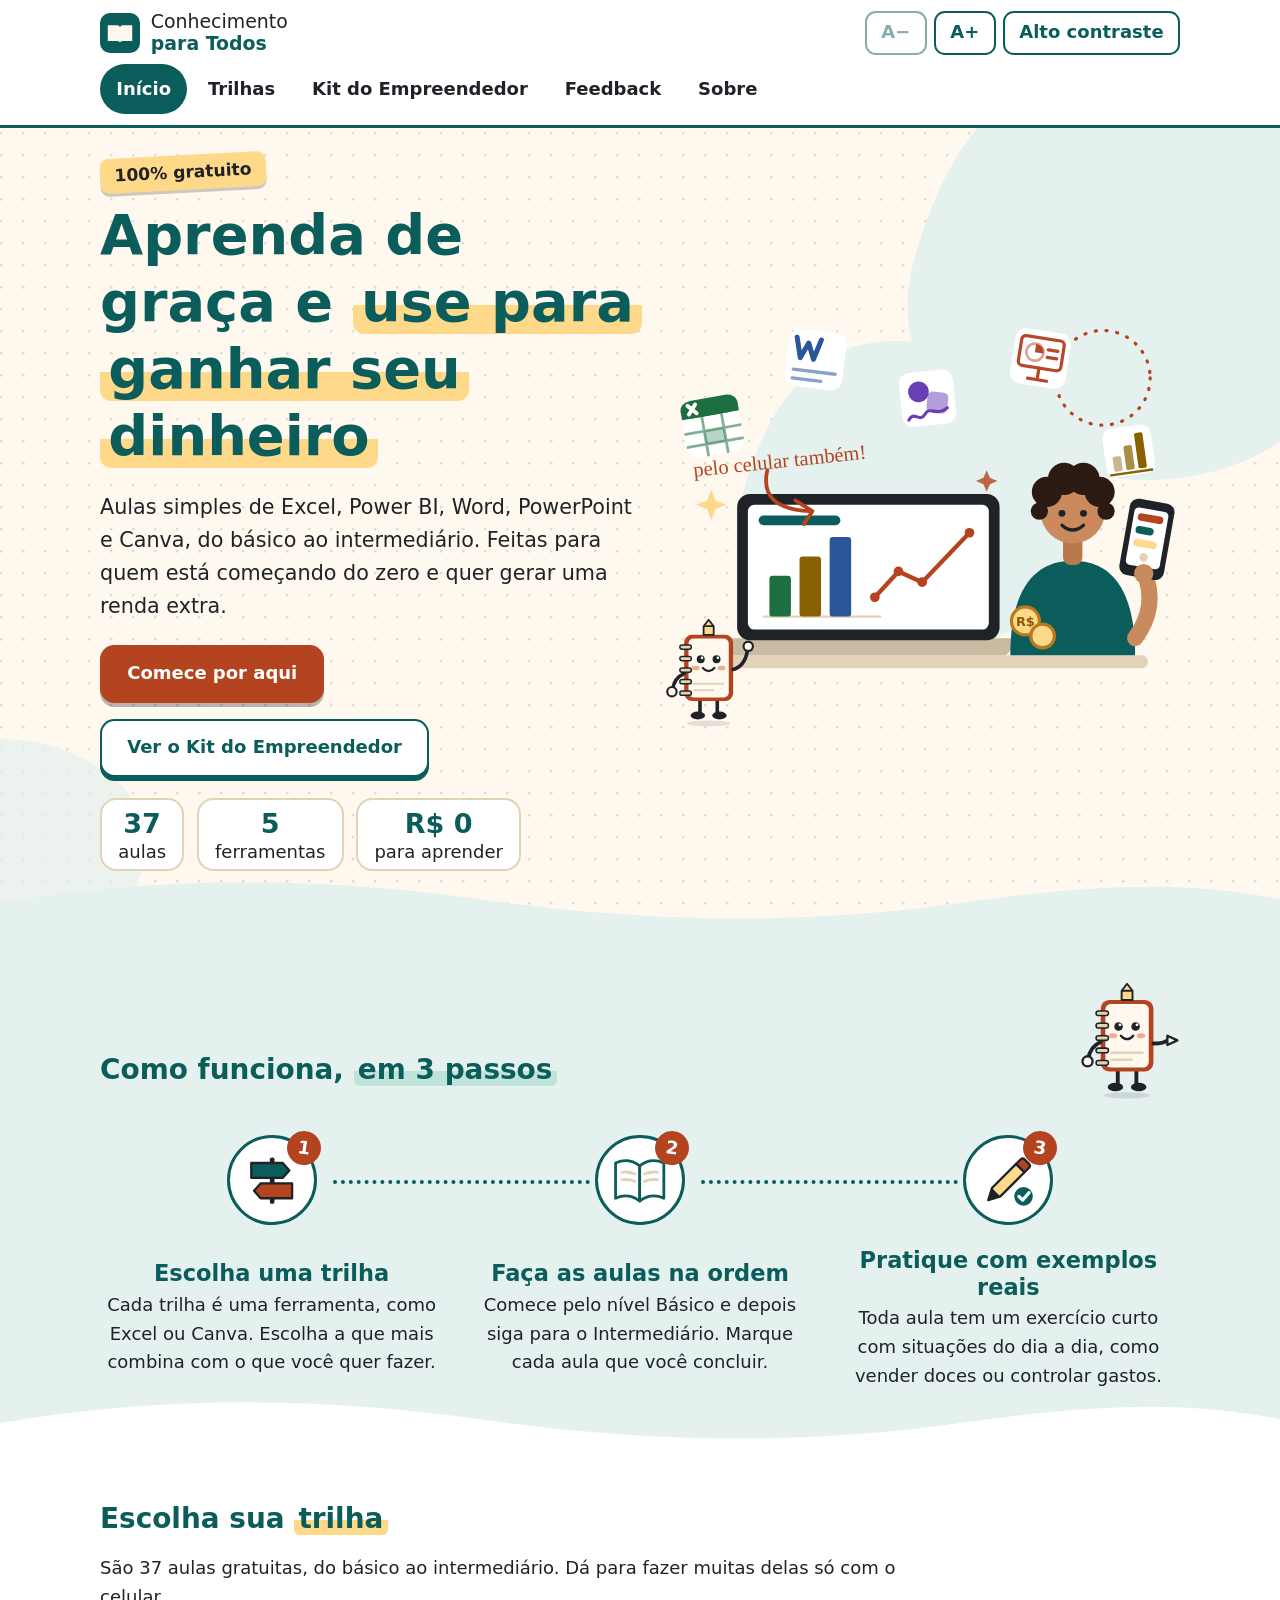
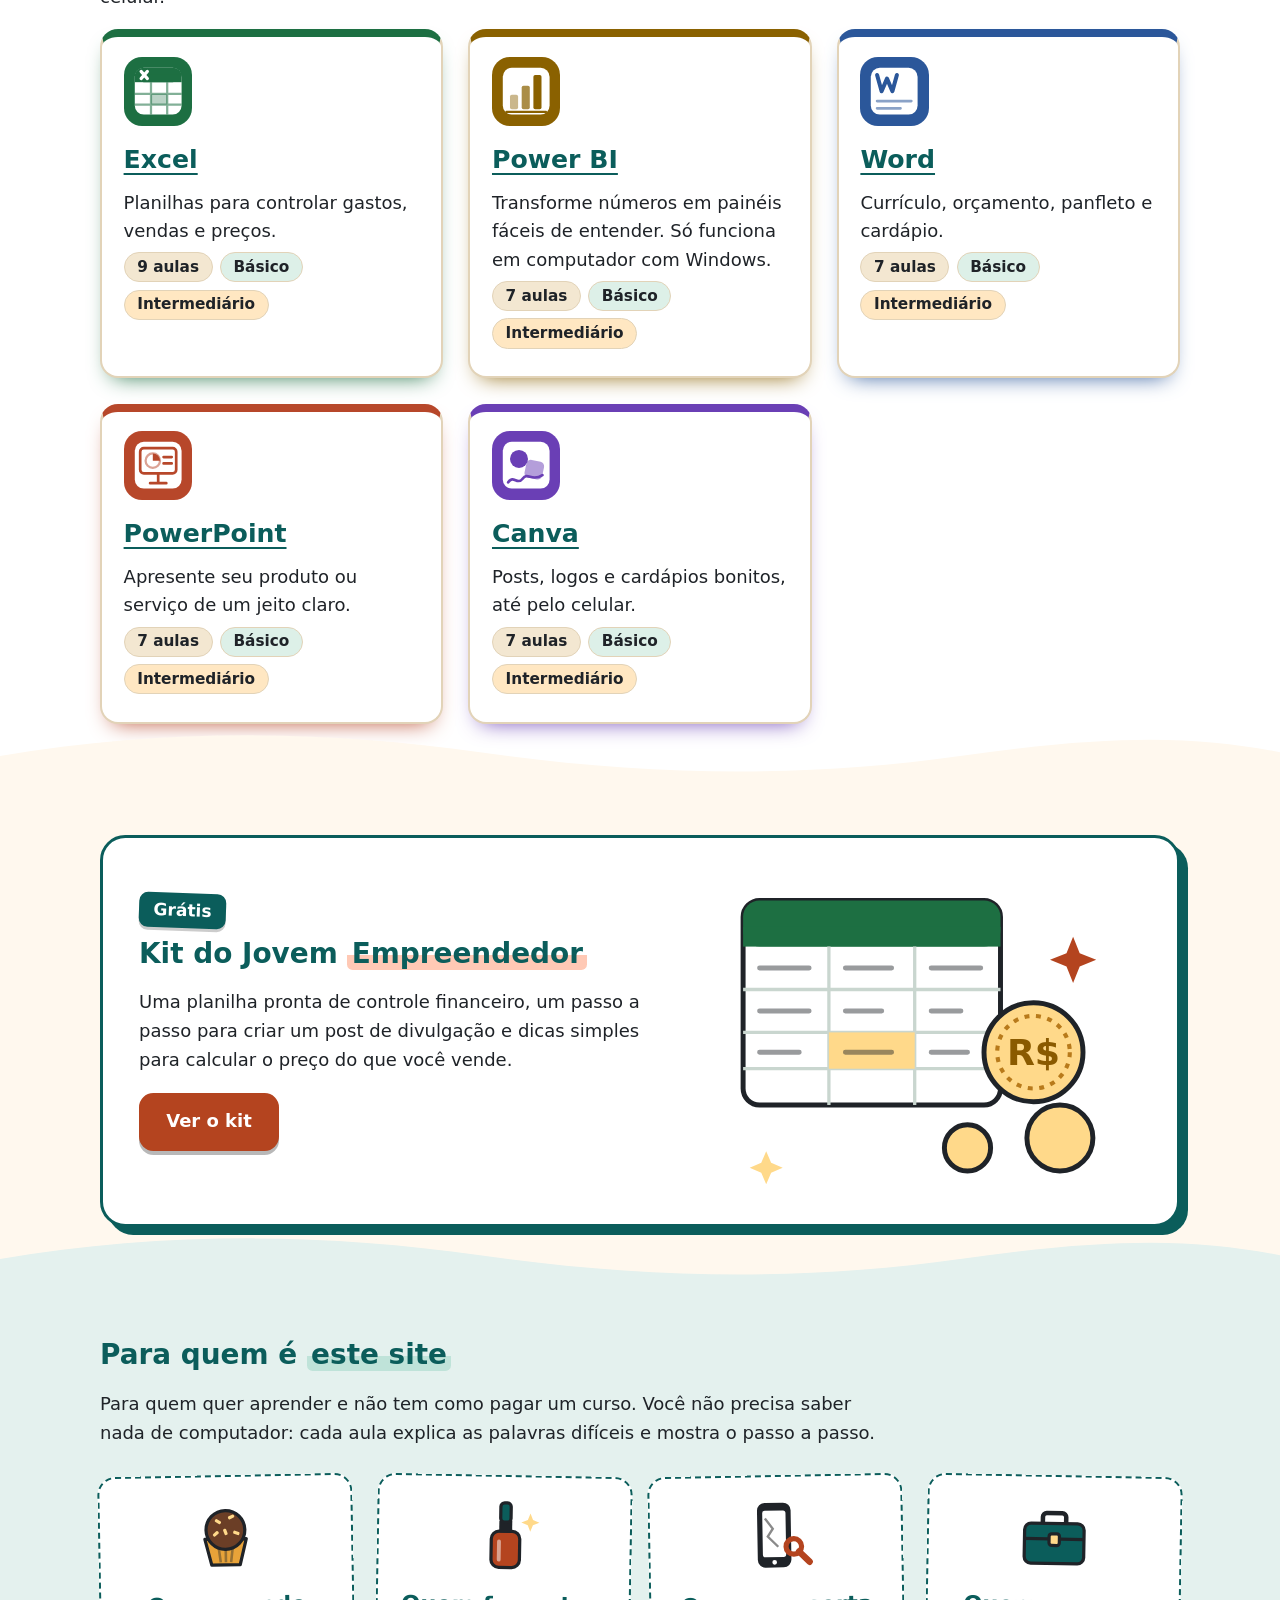
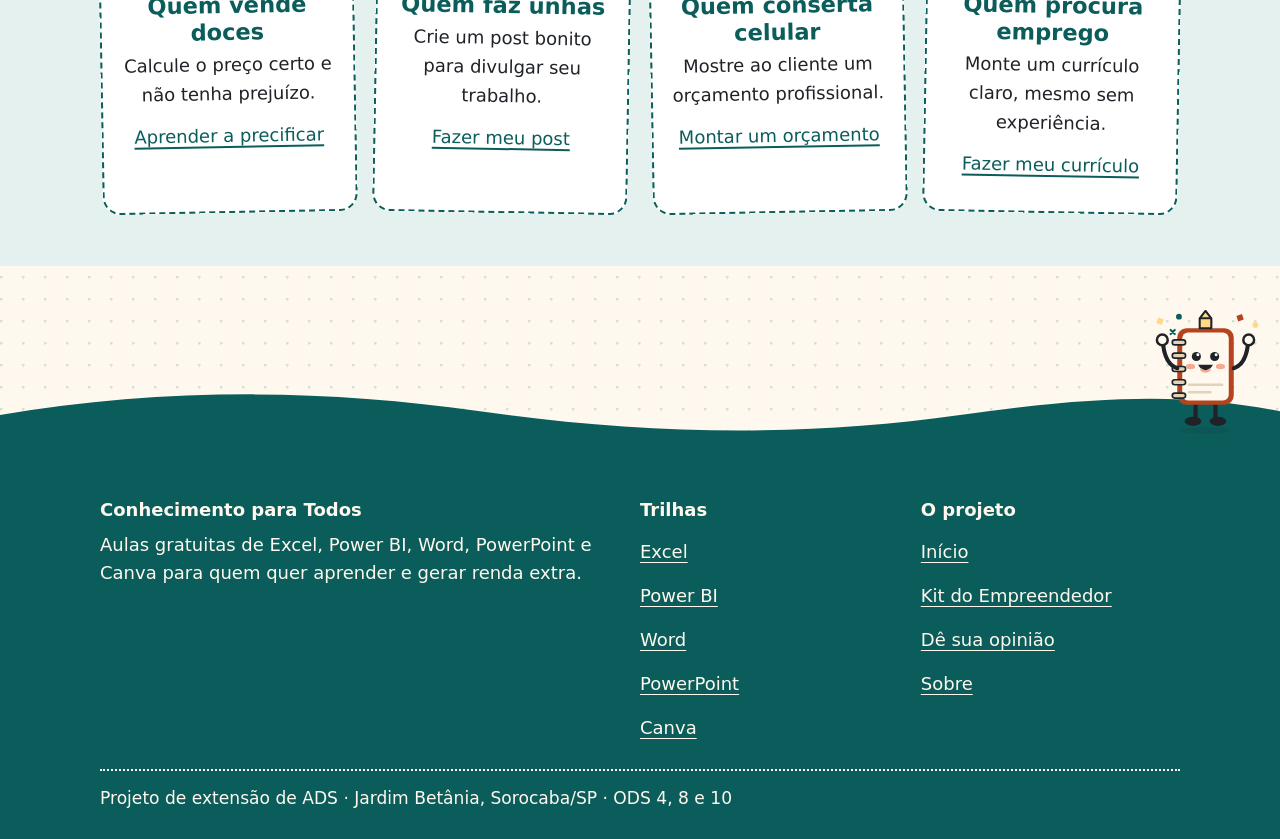
<file: index.html>
<!DOCTYPE html>
<html lang="pt-BR">
<head>
<meta charset="utf-8">
<meta name="viewport" content="width=device-width, initial-scale=1">
<link rel="icon" href="data:image/svg+xml,%3Csvg xmlns='http://www.w3.org/2000/svg' viewBox='0 0 100 100'%3E%3Ctext y='.9em' font-size='90'%3E%F0%9F%93%92%3C/text%3E%3C/svg%3E">
<link rel="stylesheet" href="css/style.css">
<script src="js/main.js"></script>
<title>Conhecimento para Todos: aulas grátis de Excel, Word, Canva e mais</title>
<meta name="description" content="Aulas gratuitas e em linguagem simples de Excel, Power BI, Word, PowerPoint e Canva para quem quer aprender e gerar renda extra.">
</head>
<body>
<svg width="0" height="0" style="position:absolute" aria-hidden="true" focusable="false"><defs>
<g id="m-corpo"><ellipse cx="62" cy="145" rx="30" ry="4" fill="#1F2328" opacity=".12"/>
<path d="M50 112v20M74 112v20" stroke="#1F2328" stroke-width="5" stroke-linecap="round"/><ellipse cx="47" cy="134" rx="10" ry="5.500" fill="#1F2328"/><ellipse cx="77" cy="134" rx="10" ry="5.500" fill="#1F2328"/>
<rect x="28" y="22" width="68" height="92" rx="11" fill="#B4441F"/><rect x="34" y="27" width="56" height="82" rx="7" fill="#FFF8EE"/>
<g fill="#E2D3B8" stroke="#1F2328" stroke-width="2"><rect x="22" y="36" width="16" height="6" rx="3"/><rect x="22" y="52" width="16" height="6" rx="3"/><rect x="22" y="68" width="16" height="6" rx="3"/><rect x="22" y="84" width="16" height="6" rx="3"/><rect x="22" y="100" width="16" height="6" rx="3"/></g>
<circle cx="51" cy="56" r="5.500" fill="#1F2328"/><circle cx="73" cy="56" r="5.500" fill="#1F2328"/><circle cx="52.800" cy="54" r="1.800" fill="#fff"/><circle cx="74.800" cy="54" r="1.800" fill="#fff"/>
<ellipse cx="44" cy="68" rx="5.500" ry="3.200" fill="#F6A98E"/><ellipse cx="80" cy="68" rx="5.500" ry="3.200" fill="#F6A98E"/>
<path d="M42 90h40M42 99h26" stroke="#E2D3B8" stroke-width="3" stroke-linecap="round"/>
<path d="M55 22V10l7-9 7 9v12z" fill="#FFD98A" stroke="#1F2328" stroke-width="2.500" stroke-linejoin="round"/><path d="M55 10h14" stroke="#1F2328" stroke-width="2.500"/></g>
<symbol id="mascote-acena" viewBox="0 0 130 150"><use href="#m-corpo"/><path d="M54 68q8 9 16 0" stroke="#1F2328" stroke-width="3" fill="none" stroke-linecap="round"/>
<path d="M28 76q-14 6-16 22" stroke="#1F2328" stroke-width="5" fill="none" stroke-linecap="round"/><circle cx="11" cy="101" r="6.500" fill="#FFF8EE" stroke="#1F2328" stroke-width="3"/>
<g class="braco-acena"><path d="M96 70q16-4 20-26" stroke="#1F2328" stroke-width="5" fill="none" stroke-linecap="round"/><circle cx="117" cy="38" r="6.500" fill="#FFF8EE" stroke="#1F2328" stroke-width="3"/></g></symbol>
<symbol id="mascote-aponta" viewBox="0 0 130 150"><use href="#m-corpo"/><path d="M54 68q8 9 16 0" stroke="#1F2328" stroke-width="3" fill="none" stroke-linecap="round"/>
<path d="M28 76q-14 6-16 22" stroke="#1F2328" stroke-width="5" fill="none" stroke-linecap="round"/><circle cx="11" cy="101" r="6.500" fill="#FFF8EE" stroke="#1F2328" stroke-width="3"/>
<path d="M96 78q14 0 18-4" stroke="#1F2328" stroke-width="5" fill="none" stroke-linecap="round"/><path d="M114 68l13 6-13 6z" fill="#FFF8EE" stroke="#1F2328" stroke-width="3" stroke-linejoin="round"/></symbol>
<symbol id="mascote-comemora" viewBox="0 0 130 150"><use href="#m-corpo"/><path d="M53 66q9 15 18 0z" fill="#1F2328"/><path d="M57 72q5 4 10 0" stroke="#F6A98E" stroke-width="3" fill="none" stroke-linecap="round"/>
<path d="M28 70q-14-4-17-28" stroke="#1F2328" stroke-width="5" fill="none" stroke-linecap="round"/><circle cx="10" cy="36" r="6.500" fill="#FFF8EE" stroke="#1F2328" stroke-width="3"/><path d="M96 70q14-4 17-28" stroke="#1F2328" stroke-width="5" fill="none" stroke-linecap="round"/><circle cx="114" cy="36" r="6.500" fill="#FFF8EE" stroke="#1F2328" stroke-width="3"/>
<rect x="4" y="10" width="7" height="7" fill="#FFD98A" transform="rotate(20 7 13)"/><circle cx="30" cy="8" r="3.500" fill="#0B5D5B"/><rect x="100" y="6" width="7" height="7" fill="#B4441F" transform="rotate(-18 103 9)"/><circle cx="122" cy="18" r="3.500" fill="#FFD98A"/><path d="M20 24l5 5M25 24l-5 5" stroke="#0B5D5B" stroke-width="2.500" stroke-linecap="round"/></symbol>
<symbol id="onda" viewBox="0 0 1440 48" preserveAspectRatio="none"><path d="M0 24C180 -4 360 -4 540 20s360 28 540 4 270-20 360-4V48H0z"/></symbol>
<symbol id="blob" viewBox="0 0 200 200"><path d="M44 22c30-24 84-12 118 14s30 70 8 104-72 44-112 28S-8 128 6 84C14 58 24 38 44 22z"/></symbol>
<symbol id="seta" viewBox="0 0 24 40"><path d="M12 3v28M4 24l8 10 8-10" fill="none" stroke="currentColor" stroke-width="4" stroke-linecap="round" stroke-linejoin="round"/></symbol>
<symbol id="ferr-excel" viewBox="0 0 64 64"><rect x="6" y="6" width="52" height="52" rx="10" fill="#fff"/><rect x="6" y="6" width="52" height="16" rx="10" style="fill:var(--c)"/><rect x="6" y="14" width="52" height="8" style="fill:var(--c)"/><path d="M24 22v36M42 22v36M6 35h52M6 47h52" fill="none" style="stroke:var(--c)" stroke-width="2.500" opacity=".55"/><rect x="24" y="35" width="18" height="12" style="fill:var(--c)" opacity=".3"/><path d="M13 10l7 8M20 10l-7 8" stroke="#fff" stroke-width="3.500" stroke-linecap="round"/></symbol>
<symbol id="ferr-powerbi" viewBox="0 0 64 64"><rect x="6" y="6" width="52" height="52" rx="10" fill="#fff"/><rect x="14" y="36" width="9" height="16" rx="2" style="fill:var(--c)" opacity=".45"/><rect x="27" y="26" width="9" height="26" rx="2" style="fill:var(--c)" opacity=".72"/><rect x="40" y="14" width="9" height="38" rx="2" style="fill:var(--c)"/><path d="M10 55h44" style="stroke:var(--c)" stroke-width="2.500" stroke-linecap="round"/></symbol>
<symbol id="ferr-word" viewBox="0 0 64 64"><rect x="6" y="6" width="52" height="52" rx="10" fill="#fff"/><path d="M13 14l5 18 6-14 6 14 5-18" fill="none" style="stroke:var(--c)" stroke-width="4.500" stroke-linecap="round" stroke-linejoin="round" transform="translate(0 0)"/><path d="M13 43h38M13 51h26" style="stroke:var(--c)" stroke-width="3" stroke-linecap="round" opacity=".55"/></symbol>
<symbol id="ferr-powerpoint" viewBox="0 0 64 64"><rect x="6" y="6" width="52" height="52" rx="10" fill="#fff"/><rect x="12" y="13" width="40" height="28" rx="4" fill="none" style="stroke:var(--c)" stroke-width="3"/><circle cx="26" cy="27" r="8" fill="none" style="stroke:var(--c)" stroke-width="2.500" opacity=".5"/><path d="M26 27V19a8 8 0 0 1 8 8z" style="fill:var(--c)"/><path d="M38 23h9M38 30h9" style="stroke:var(--c)" stroke-width="3" stroke-linecap="round"/><path d="M32 41v9M23 52h18" style="stroke:var(--c)" stroke-width="3" stroke-linecap="round"/></symbol>
<symbol id="ferr-canva" viewBox="0 0 64 64"><rect x="6" y="6" width="52" height="52" rx="10" fill="#fff"/><circle cx="24" cy="25" r="10" style="fill:var(--c)"/><rect x="31" y="27" width="20" height="20" rx="5" style="fill:var(--c)" opacity=".5" transform="rotate(12 41 37)"/><path d="M12 51c6-9 10 4 16-4s10 4 22-4" fill="none" style="stroke:var(--c)" stroke-width="3" stroke-linecap="round"/></symbol>
<symbol id="perfil-doces" viewBox="0 0 64 64"><path d="M16 34h32l-5 20H21z" fill="#E8A33A" stroke="#1F2328" stroke-width="2.500" stroke-linejoin="round"/><path d="M26 36l2 16M32 36v16M38 36l-2 16" stroke="#1F2328" stroke-width="2" opacity=".4"/><circle cx="32" cy="27" r="15" fill="#6B3E26" stroke="#1F2328" stroke-width="2.500"/><g fill="#FFD98A"><rect x="24" y="19" width="5" height="2.500" rx="1" transform="rotate(30 26 20)"/><rect x="34" y="16" width="5" height="2.500" rx="1" transform="rotate(-25 36 17)"/><rect x="30" y="27" width="5" height="2.500" rx="1" transform="rotate(70 32 28)"/><rect x="22" y="29" width="5" height="2.500" rx="1" transform="rotate(-40 24 30)"/><rect x="38" y="28" width="5" height="2.500" rx="1" transform="rotate(20 40 29)"/></g></symbol>
<symbol id="perfil-unhas" viewBox="0 0 64 64"><rect x="22" y="28" width="22" height="28" rx="6" fill="#B4441F" stroke="#1F2328" stroke-width="2.500"/><rect x="28" y="20" width="10" height="9" fill="#1F2328"/><rect x="29" y="6" width="8" height="15" rx="3" fill="#0B5D5B" stroke="#1F2328" stroke-width="2.500"/><path d="M28 36v14" stroke="#fff" stroke-width="3" stroke-linecap="round" opacity=".5"/><path d="M52 14l2 5 5 2-5 2-2 5-2-5-5-2 5-2z" fill="#FFD98A"/></symbol>
<symbol id="perfil-celular" viewBox="0 0 64 64"><rect x="18" y="6" width="26" height="50" rx="6" fill="#1F2328"/><rect x="22" y="12" width="18" height="36" rx="2" fill="#fff"/><path d="M24 18l6 8-4 6 8 8" stroke="#8A8A8A" stroke-width="1.800" fill="none"/><circle cx="31" cy="52" r="1.800" fill="#fff"/><circle cx="46" cy="40" r="6" fill="none" stroke="#B4441F" stroke-width="4"/><path d="M50 44l8 8" stroke="#B4441F" stroke-width="5" stroke-linecap="round"/></symbol>
<symbol id="perfil-emprego" viewBox="0 0 64 64"><path d="M23 22v-5a3 3 0 0 1 3-3h12a3 3 0 0 1 3 3v5" fill="none" stroke="#1F2328" stroke-width="3.500"/><rect x="9" y="22" width="46" height="31" rx="5" fill="#0B5D5B" stroke="#1F2328" stroke-width="2.500"/><path d="M9 34h46" stroke="#1F2328" stroke-width="2.500"/><rect x="28" y="30" width="8" height="9" rx="2" fill="#FFD98A" stroke="#1F2328" stroke-width="2.500"/></symbol>
<symbol id="passo-trilha" viewBox="0 0 64 64"><rect x="30" y="8" width="5" height="50" rx="2" fill="#1F2328"/><path d="M10 14h34l7 8-7 8H10z" fill="#0B5D5B" stroke="#1F2328" stroke-width="2.500" stroke-linejoin="round"/><path d="M54 36H20l-7 8 7 8h34z" fill="#B4441F" stroke="#1F2328" stroke-width="2.500" stroke-linejoin="round"/></symbol>
<symbol id="passo-aula" viewBox="0 0 64 64"><path d="M6 14c9-4 18-3 26 3v38c-8-6-17-7-26-3z" fill="#fff" stroke="#0B5D5B" stroke-width="3" stroke-linejoin="round"/><path d="M58 14c-9-4-18-3-26 3v38c8-6 17-7 26-3z" fill="#fff" stroke="#0B5D5B" stroke-width="3" stroke-linejoin="round"/><path d="M13 24c5-1 10 0 14 2M13 32c5-1 10 0 14 2M37 26c4-2 9-3 14-2M37 34c4-2 9-3 14-2" stroke="#E2D3B8" stroke-width="3" stroke-linecap="round"/></symbol>
<symbol id="passo-pratica" viewBox="0 0 64 64"><path d="M10 54l4-13L40 15l9 9-26 26z" fill="#FFD98A" stroke="#1F2328" stroke-width="2.500" stroke-linejoin="round"/><path d="M10 54l4-13 9 9z" fill="#1F2328"/><path d="M40 15l5-5a3 3 0 0 1 4 0l5 5a3 3 0 0 1 0 4l-5 5z" fill="#B4441F" stroke="#1F2328" stroke-width="2.500" stroke-linejoin="round"/><circle cx="48" cy="50" r="10" fill="#0B5D5B"/><path d="M43 50l4 4 7-8" fill="none" stroke="#fff" stroke-width="3.500" stroke-linecap="round" stroke-linejoin="round"/></symbol>
<symbol id="i-baixar" viewBox="0 0 24 24"><path d="M12 3v12M6.500 10.500L12 16l5.500-5.500M4 20h16" fill="none" stroke="currentColor" stroke-width="2.600" stroke-linecap="round" stroke-linejoin="round"/></symbol>
</defs></svg>
<a class="pular" href="#conteudo">Pular para o conteúdo</a>
<header class="topo">
  <div class="wrap topo-in">
    <a class="logo" href="index.html" aria-label="Conhecimento para Todos, página inicial">
      <svg width="40" height="40" viewBox="0 0 36 36" aria-hidden="true"><rect class="a" width="36" height="36" rx="9"/><path class="b" d="M7 11h8.5c1.6 0 2.5.9 2.5 2.4V27c0-1.2-.9-1.9-2.4-1.9H7zM29 11h-8.5C18.9 11 18 11.9 18 13.4V27c0-1.2.9-1.9 2.4-1.9H29z"/></svg>
      <span>Conhecimento <b>para Todos</b></span>
    </a>
    <button type="button" class="menu-btn" aria-expanded="false" aria-controls="menu">Menu</button>
    <div class="ajustes" role="group" aria-label="Ajustes de leitura">
      <button type="button" data-fonte="-" aria-label="Diminuir o tamanho da letra">A−</button>
      <button type="button" data-fonte="+" aria-label="Aumentar o tamanho da letra">A+</button>
      <button type="button" data-contraste aria-pressed="false">Alto contraste</button>
    </div>
    <nav id="menu" class="menu" aria-label="Principal">
      <ul>
        <li><a href="index.html" aria-current="page">Início</a></li>
        <li><a href="trilhas.html">Trilhas</a></li>
        <li><a href="kit-empreendedor.html">Kit do Empreendedor</a></li>
        <li><a href="feedback.html">Feedback</a></li>
        <li><a href="sobre.html">Sobre</a></li>
      </ul>
    </nav>
  </div>
</header>
<main id="conteudo">

  <section class="hero">
    <svg class="blob deco" style="top:-5rem;right:-7rem;width:28rem;height:28rem" viewBox="0 0 200 200" aria-hidden="true"><use href="#blob"/></svg>
    <svg class="blob deco" style="bottom:-4rem;left:-6rem;width:15rem;height:15rem;opacity:.7" viewBox="0 0 200 200" aria-hidden="true"><use href="#blob"/></svg>
    <div class="wrap hero-in">
      <div class="hero-texto">
        <span class="adesivo">100% gratuito</span>
        <h1>Aprenda de graça e <span class="marca">use para ganhar seu dinheiro</span></h1>
        <p class="lead">Aulas simples de Excel, Power BI, Word, PowerPoint e Canva, do básico ao intermediário. Feitas para quem está começando do zero e quer gerar uma renda extra.</p>
        <div class="botoes">
          <a class="btn" href="trilhas.html">Comece por aqui</a>
          <a class="btn btn-sec" href="kit-empreendedor.html">Ver o Kit do Empreendedor</a>
        </div>
        <ul class="numeros">
          <li><strong>37</strong> aulas</li>
          <li><strong>5</strong> ferramentas</li>
          <li><strong>R$ 0</strong> para aprender</li>
        </ul>
      </div>
      <div class="hero-arte">
        <svg class="ilustra" viewBox="0 0 480 380" aria-hidden="true">
          <use href="#blob" x="36" y="14" width="410" height="350" style="fill:#E4F1EE"/>
          <circle cx="408" cy="64" r="44" fill="none" stroke="#B4441F" stroke-width="3" stroke-dasharray="1 9" stroke-linecap="round"/>
          <rect x="30" y="322" width="420" height="12" rx="6" fill="#E2D3B8"/>
          <!-- notebook com gráficos -->
          <path d="M46 306h286l-14 16H60z" fill="#C9BBA2"/>
          <rect x="68" y="172" width="244" height="136" rx="12" fill="#1F2328"/>
          <rect x="78" y="182" width="224" height="116" rx="6" fill="#fff"/>
          <rect x="88" y="192" width="76" height="9" rx="4.500" fill="#0B5D5B"/>
          <path d="M92 286h110" stroke="#E2D3B8" stroke-width="2"/>
          <rect x="98" y="248" width="20" height="38" rx="3" fill="#1D6F42"/><rect x="126" y="230" width="20" height="56" rx="3" fill="#8A6100"/><rect x="154" y="212" width="20" height="74" rx="3" fill="#2B579A"/>
          <polyline points="196,268 218,244 240,254 284,208" fill="none" stroke="#B4441F" stroke-width="4" stroke-linecap="round" stroke-linejoin="round"/>
          <circle cx="196" cy="268" r="4.500" fill="#B4441F"/><circle cx="218" cy="244" r="4.500" fill="#B4441F"/><circle cx="240" cy="254" r="4.500" fill="#B4441F"/><circle cx="284" cy="208" r="4.500" fill="#B4441F"/>
          <!-- jovem -->
          <path d="M322 322c0-64 24-88 58-88s58 24 58 88z" fill="#0B5D5B"/>
          <rect x="371" y="208" width="18" height="30" rx="7" fill="#B87A4B"/>
          <circle cx="380" cy="188" r="30" fill="#C98B5E"/>
          <g fill="#2B1B12"><circle cx="356" cy="170" r="14"/><circle cx="372" cy="158" r="15"/><circle cx="390" cy="158" r="15"/><circle cx="405" cy="170" r="14"/><circle cx="349" cy="188" r="8"/><circle cx="411" cy="188" r="8"/></g>
          <circle cx="370" cy="190" r="3.200" fill="#1F2328"/><circle cx="390" cy="190" r="3.200" fill="#1F2328"/>
          <path d="M370 201q10 9 20 0" fill="none" stroke="#1F2328" stroke-width="3" stroke-linecap="round"/>
          <circle cx="363" cy="198" r="4" fill="#E07B5B" opacity=".6"/><circle cx="397" cy="198" r="4" fill="#E07B5B" opacity=".6"/>
          <path d="M438 306q22-30 8-62" fill="none" stroke="#C98B5E" stroke-width="15" stroke-linecap="round"/>
          <g transform="rotate(10 448 214)"><rect x="428" y="178" width="42" height="72" rx="8" fill="#1F2328"/><rect x="433" y="186" width="32" height="54" rx="4" fill="#fff"/>
            <rect x="437" y="191" width="24" height="7" rx="3.500" fill="#B4441F"/><rect x="437" y="203" width="17" height="7" rx="3.500" fill="#0B5D5B"/><rect x="437" y="215" width="22" height="7" rx="3.500" fill="#FFD98A"/><circle cx="449" cy="231" r="4" fill="#E2D3B8"/></g>
          <circle cx="446" cy="246" r="9" fill="#C98B5E"/>
          <!-- ferramentas flutuando -->
          <g class="flutua"><use href="#ferr-excel" x="12" y="76" width="66" height="66" style="--c:#1D6F42" transform="rotate(-10 45 109)"/></g>
          <g class="flutua f2s"><use href="#ferr-word" x="108" y="14" width="66" height="66" style="--c:#2B579A" transform="rotate(7 141 47)"/></g>
          <g class="flutua f3s"><use href="#ferr-canva" x="214" y="52" width="62" height="62" style="--c:#6A3FB5" transform="rotate(-6 245 83)"/></g>
          <g class="flutua"><use href="#ferr-powerpoint" x="318" y="14" width="64" height="64" style="--c:#B7472A" transform="rotate(9 350 46)"/></g>
          <g class="flutua f2s"><use href="#ferr-powerbi" x="404" y="104" width="56" height="56" style="--c:#8A6100" transform="rotate(-8 432 132)"/></g>
          <!-- moedas, brilhos e anotação -->
          <g fill="#FFD98A" stroke="#B87A1B" stroke-width="3"><circle cx="336" cy="290" r="13"/><circle cx="352" cy="304" r="11"/></g>
          <text x="336" y="295" font-size="12" font-weight="800" text-anchor="middle" fill="#8A5A00">R$</text>
          <path d="M44 168l4 10 10 4-10 4-4 10-4-10-10-4 10-4z" fill="#FFD98A"/><path d="M300 150l3 7 7 3-7 3-3 7-3-7-7-3 7-3z" fill="#B4441F" opacity=".8"/>
          <path d="M96 150q-8 36 40 38" fill="none" stroke="#B4441F" stroke-width="3.500" stroke-linecap="round"/><path d="M122 178l16 10-8 12" fill="none" stroke="#B4441F" stroke-width="3.500" stroke-linecap="round" stroke-linejoin="round"/>
          <text x="28" y="156" font-size="19" fill="#B4441F" font-family="Segoe Print,Bradley Hand,Comic Sans MS,cursive" transform="rotate(-6 28 156)">pelo celular também!</text>
        </svg>
        <svg class="mascote" viewBox="0 0 130 150" aria-hidden="true"><use href="#mascote-acena"/></svg>
      </div>
    </div>
  </section>

  <section class="faixa f-claro" id="como">
    <svg class="onda" viewBox="0 0 1440 48" preserveAspectRatio="none" aria-hidden="true"><use href="#onda"/></svg>
    <div class="wrap">
      <div class="como-topo">
        <h2>Como funciona, <span class="marca marca-verde">em 3 passos</span></h2>
        <svg class="mascote" viewBox="0 0 130 150" aria-hidden="true"><use href="#mascote-aponta"/></svg>
      </div>
      <ol class="como">
        <li>
          <span class="ic"><svg viewBox="0 0 64 64" aria-hidden="true"><use href="#passo-trilha"/></svg><span class="num" aria-hidden="true">1</span></span>
          <div><h3>Escolha uma trilha</h3><p>Cada trilha é uma ferramenta, como Excel ou Canva. Escolha a que mais combina com o que você quer fazer.</p></div>
        </li>
        <li>
          <span class="ic"><svg viewBox="0 0 64 64" aria-hidden="true"><use href="#passo-aula"/></svg><span class="num" aria-hidden="true">2</span></span>
          <div><h3>Faça as aulas na ordem</h3><p>Comece pelo nível Básico e depois siga para o Intermediário. Marque cada aula que você concluir.</p></div>
        </li>
        <li>
          <span class="ic"><svg viewBox="0 0 64 64" aria-hidden="true"><use href="#passo-pratica"/></svg><span class="num" aria-hidden="true">3</span></span>
          <div><h3>Pratique com exemplos reais</h3><p>Toda aula tem um exercício curto com situações do dia a dia, como vender doces ou controlar gastos.</p></div>
        </li>
      </ol>
    </div>
  </section>

  <section class="faixa f-branca" id="trilhas">
    <svg class="onda" viewBox="0 0 1440 48" preserveAspectRatio="none" aria-hidden="true"><use href="#onda"/></svg>
    <div class="wrap">
      <h2>Escolha sua <span class="marca">trilha</span></h2>
      <p>São 37 aulas gratuitas, do básico ao intermediário. Dá para fazer muitas delas só com o celular.</p>
      <ul class="cards-trilha cinco">
        <li class="card-trilha excel">
          <svg class="ic-ferr deco" viewBox="0 0 64 64" aria-hidden="true"><use href="#ferr-excel"/></svg>
          <h3><a class="cartao-link" href="excel.html">Excel</a></h3>
          <p>Planilhas para controlar gastos, vendas e preços.</p>
          <p class="meta"><span class="etiqueta">9 aulas</span><span class="etiqueta lv-b">Básico</span><span class="etiqueta lv-i">Intermediário</span></p>
          <p class="prog-card" data-ferr="excel" data-total="9"></p>
        </li>
        <li class="card-trilha powerbi">
          <svg class="ic-ferr deco" viewBox="0 0 64 64" aria-hidden="true"><use href="#ferr-powerbi"/></svg>
          <h3><a class="cartao-link" href="powerbi.html">Power BI</a></h3>
          <p>Transforme números em painéis fáceis de entender. Só funciona em computador com Windows.</p>
          <p class="meta"><span class="etiqueta">7 aulas</span><span class="etiqueta lv-b">Básico</span><span class="etiqueta lv-i">Intermediário</span></p>
          <p class="prog-card" data-ferr="powerbi" data-total="7"></p>
        </li>
        <li class="card-trilha word">
          <svg class="ic-ferr deco" viewBox="0 0 64 64" aria-hidden="true"><use href="#ferr-word"/></svg>
          <h3><a class="cartao-link" href="word.html">Word</a></h3>
          <p>Currículo, orçamento, panfleto e cardápio.</p>
          <p class="meta"><span class="etiqueta">7 aulas</span><span class="etiqueta lv-b">Básico</span><span class="etiqueta lv-i">Intermediário</span></p>
          <p class="prog-card" data-ferr="word" data-total="7"></p>
        </li>
        <li class="card-trilha powerpoint">
          <svg class="ic-ferr deco" viewBox="0 0 64 64" aria-hidden="true"><use href="#ferr-powerpoint"/></svg>
          <h3><a class="cartao-link" href="powerpoint.html">PowerPoint</a></h3>
          <p>Apresente seu produto ou serviço de um jeito claro.</p>
          <p class="meta"><span class="etiqueta">7 aulas</span><span class="etiqueta lv-b">Básico</span><span class="etiqueta lv-i">Intermediário</span></p>
          <p class="prog-card" data-ferr="powerpoint" data-total="7"></p>
        </li>
        <li class="card-trilha canva">
          <svg class="ic-ferr deco" viewBox="0 0 64 64" aria-hidden="true"><use href="#ferr-canva"/></svg>
          <h3><a class="cartao-link" href="canva.html">Canva</a></h3>
          <p>Posts, logos e cardápios bonitos, até pelo celular.</p>
          <p class="meta"><span class="etiqueta">7 aulas</span><span class="etiqueta lv-b">Básico</span><span class="etiqueta lv-i">Intermediário</span></p>
          <p class="prog-card" data-ferr="canva" data-total="7"></p>
        </li>
      </ul>
    </div>
  </section>

  <section class="faixa f-creme" id="kit">
    <svg class="onda" viewBox="0 0 1440 48" preserveAspectRatio="none" aria-hidden="true"><use href="#onda"/></svg>
    <div class="wrap">
      <div class="kit-destaque">
        <div>
          <span class="adesivo verde">Grátis</span>
          <h2>Kit do Jovem <span class="marca marca-rosa">Empreendedor</span></h2>
          <p>Uma planilha pronta de controle financeiro, um passo a passo para criar um post de divulgação e dicas simples para calcular o preço do que você vende.</p>
          <p><a class="btn" href="kit-empreendedor.html">Ver o kit</a></p>
        </div>
        <div class="kit-arte">
          <svg viewBox="0 0 240 190" aria-hidden="true">
            <rect x="14" y="16" width="156" height="124" rx="10" fill="#fff" stroke="#1F2328" stroke-width="3"/>
            <rect x="14" y="16" width="156" height="28" rx="10" fill="#1D6F42"/><rect x="14" y="32" width="156" height="12" fill="#1D6F42"/>
            <path d="M66 44v96M118 44v96M14 70h156M14 96h156M14 118h156" stroke="#C9D6CF" stroke-width="2"/>
            <rect x="66" y="96" width="52" height="22" fill="#FFD98A"/>
            <path d="M24 57h30M76 57h28M128 57h30M76 83h22M128 83h18M76 108h28M128 108h22M24 83h30M24 108h24" stroke="#1F2328" stroke-width="3" stroke-linecap="round" opacity=".45"/>
            <circle cx="190" cy="108" r="30" fill="#FFD98A" stroke="#1F2328" stroke-width="3"/><circle cx="190" cy="108" r="22" fill="none" stroke="#B87A1B" stroke-width="2.500" stroke-dasharray="3 4"/>
            <text x="190" y="116" font-size="22" font-weight="800" text-anchor="middle" fill="#8A5A00">R$</text>
            <circle cx="206" cy="160" r="20" fill="#FFD98A" stroke="#1F2328" stroke-width="3"/><circle cx="150" cy="166" r="14" fill="#FFD98A" stroke="#1F2328" stroke-width="3"/>
            <path d="M214 38l4 10 10 4-10 4-4 10-4-10-10-4 10-4z" fill="#B4441F"/><path d="M28 168l3 7 7 3-7 3-3 7-3-7-7-3 7-3z" fill="#FFD98A"/>
          </svg>
        </div>
      </div>
    </div>
  </section>

  <section class="faixa f-claro" id="para-quem">
    <svg class="onda" viewBox="0 0 1440 48" preserveAspectRatio="none" aria-hidden="true"><use href="#onda"/></svg>
    <div class="wrap">
      <h2>Para quem é <span class="marca marca-verde">este site</span></h2>
      <p>Para quem quer aprender e não tem como pagar um curso. Você não precisa saber nada de computador: cada aula explica as palavras difíceis e mostra o passo a passo.</p>
      <ul class="perfis">
        <li class="perfil">
          <svg viewBox="0 0 64 64" aria-hidden="true"><use href="#perfil-doces"/></svg>
          <h3>Quem vende doces</h3>
          <p>Calcule o preço certo e não tenha prejuízo.</p>
          <p><a class="cartao-link" href="kit-empreendedor.html#preco">Aprender a precificar</a></p>
        </li>
        <li class="perfil">
          <svg viewBox="0 0 64 64" aria-hidden="true"><use href="#perfil-unhas"/></svg>
          <h3>Quem faz unhas</h3>
          <p>Crie um post bonito para divulgar seu trabalho.</p>
          <p><a class="cartao-link" href="canva.html#canva-post">Fazer meu post</a></p>
        </li>
        <li class="perfil">
          <svg viewBox="0 0 64 64" aria-hidden="true"><use href="#perfil-celular"/></svg>
          <h3>Quem conserta celular</h3>
          <p>Mostre ao cliente um orçamento profissional.</p>
          <p><a class="cartao-link" href="word.html#word-orcamento">Montar um orçamento</a></p>
        </li>
        <li class="perfil">
          <svg viewBox="0 0 64 64" aria-hidden="true"><use href="#perfil-emprego"/></svg>
          <h3>Quem procura emprego</h3>
          <p>Monte um currículo claro, mesmo sem experiência.</p>
          <p><a class="cartao-link" href="word.html#word-curriculo">Fazer meu currículo</a></p>
        </li>
      </ul>
    </div>
  </section>

</main>
<footer class="rodape">
  <svg class="onda" viewBox="0 0 1440 48" preserveAspectRatio="none" aria-hidden="true"><use href="#onda"/></svg>
  <svg class="mascote" viewBox="0 0 130 150" aria-hidden="true"><use href="#mascote-comemora"/></svg>
  <div class="wrap">
    <div class="rod-cols">
      <div>
        <p class="rod-tit">Conhecimento para Todos</p>
        <p>Aulas gratuitas de Excel, Power BI, Word, PowerPoint e Canva para quem quer aprender e gerar renda extra.</p>
      </div>
      <div>
        <p class="rod-tit">Trilhas</p>
        <ul><li><a href="excel.html">Excel</a></li><li><a href="powerbi.html">Power BI</a></li><li><a href="word.html">Word</a></li><li><a href="powerpoint.html">PowerPoint</a></li><li><a href="canva.html">Canva</a></li></ul>
      </div>
      <div>
        <p class="rod-tit">O projeto</p>
        <ul><li><a href="index.html">Início</a></li><li><a href="kit-empreendedor.html">Kit do Empreendedor</a></li><li><a href="feedback.html">Dê sua opinião</a></li><li><a href="sobre.html">Sobre</a></li></ul>
      </div>
    </div>
    <p class="rod-fim">Projeto de extensão de ADS · Jardim Betânia, Sorocaba/SP · ODS 4, 8 e 10</p>
  </div>
</footer>
</body>
</html>
</file>
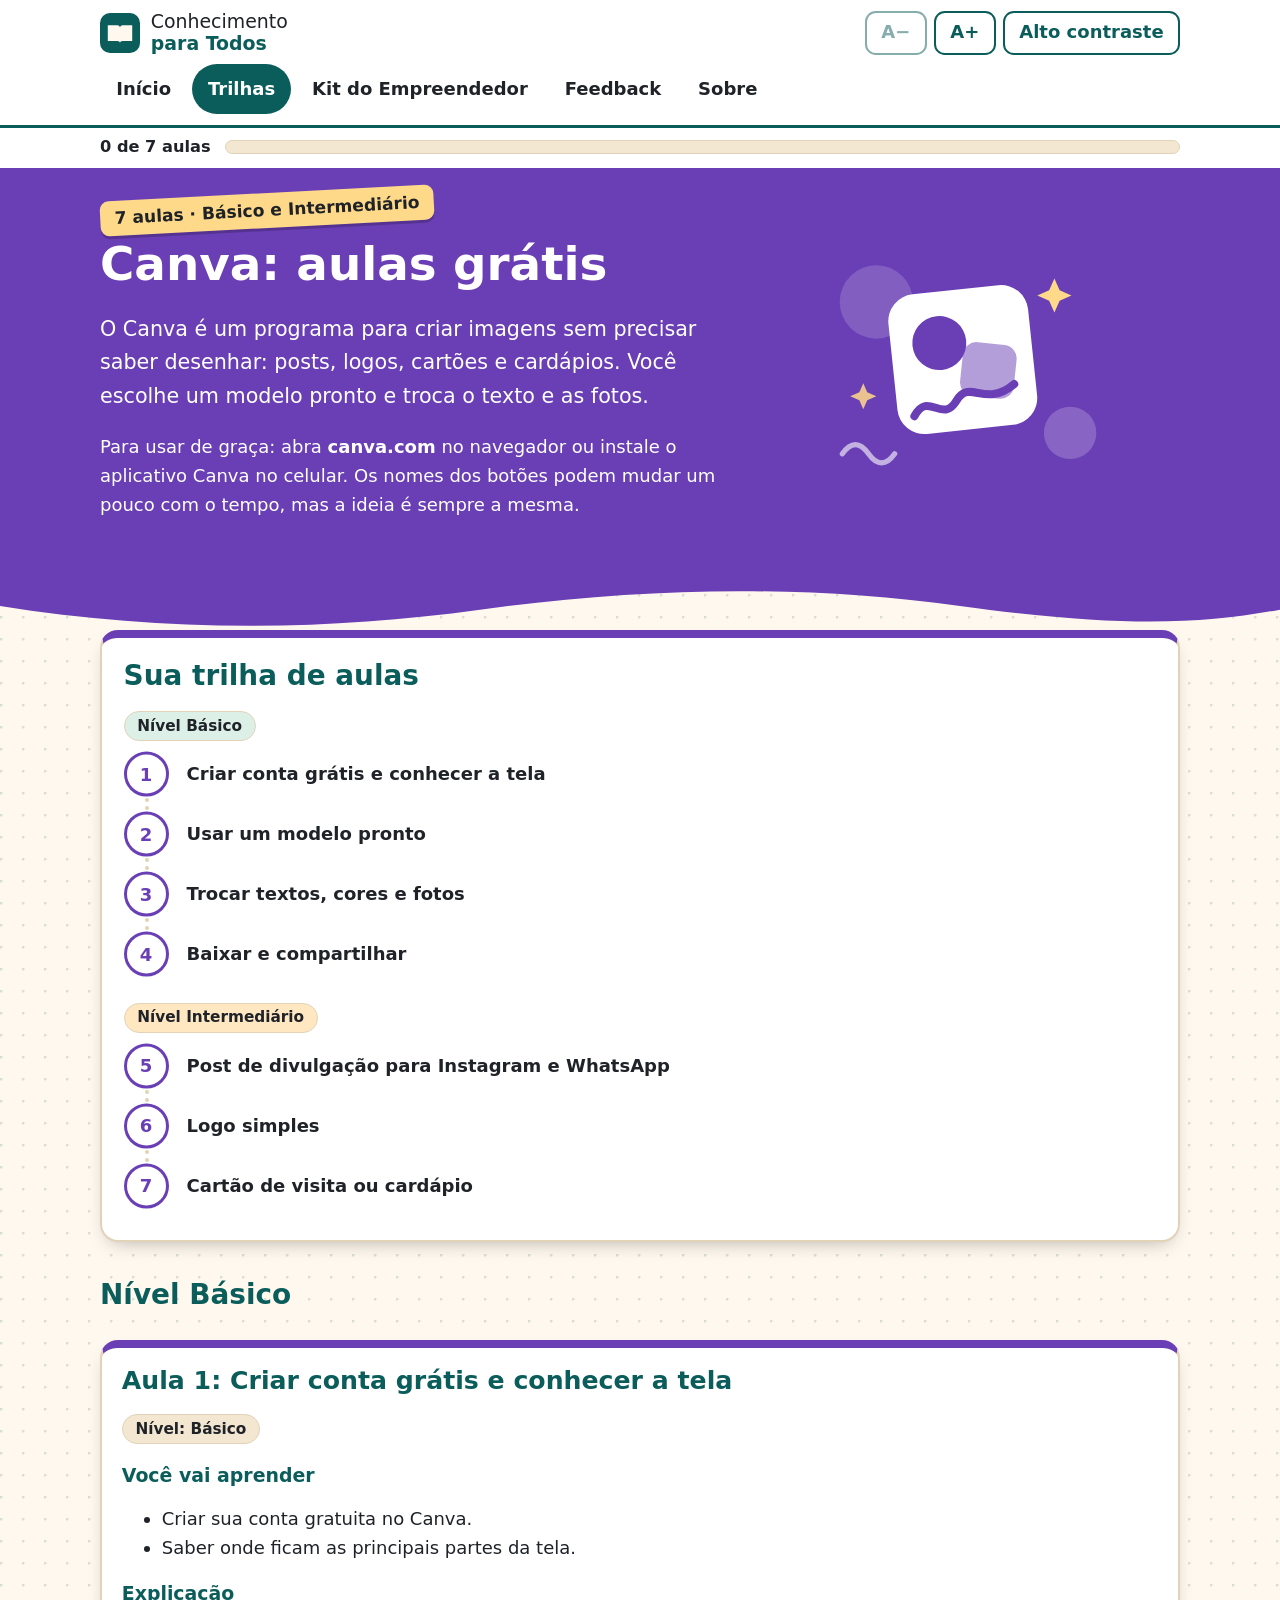
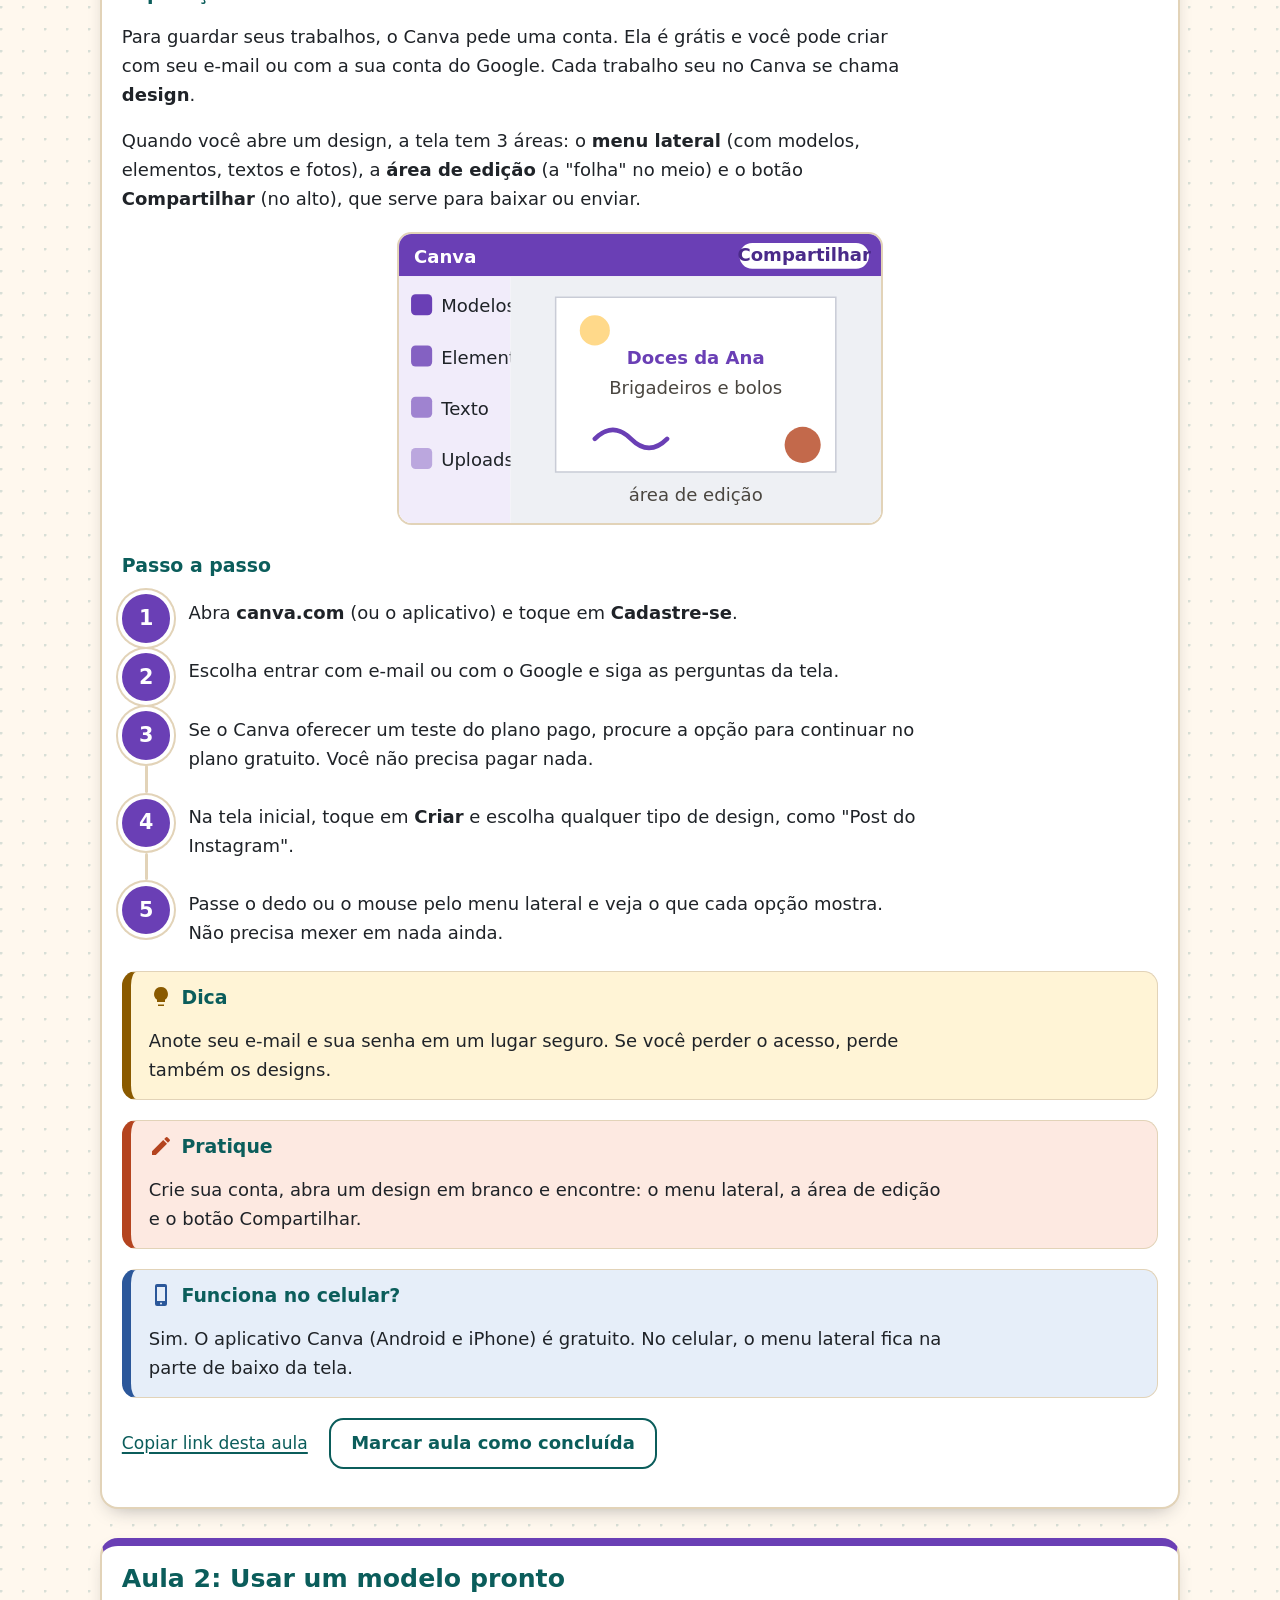
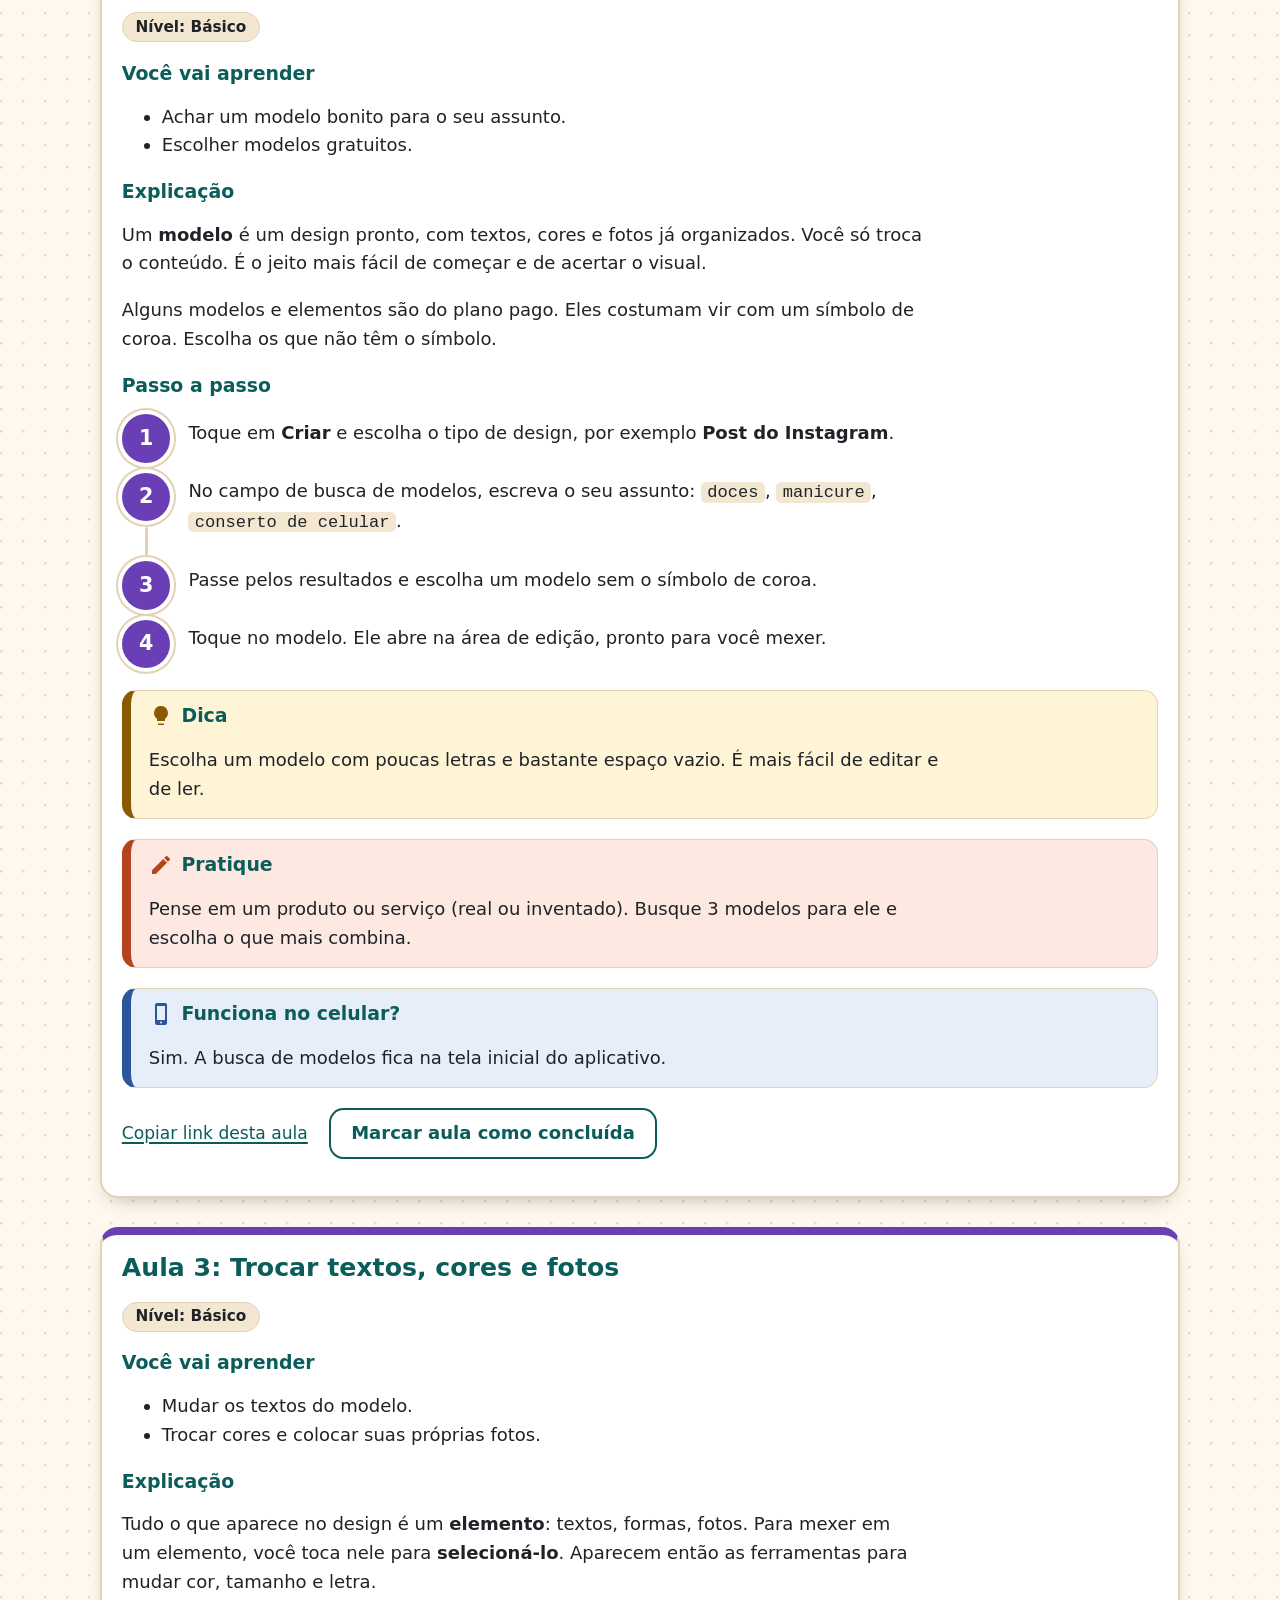
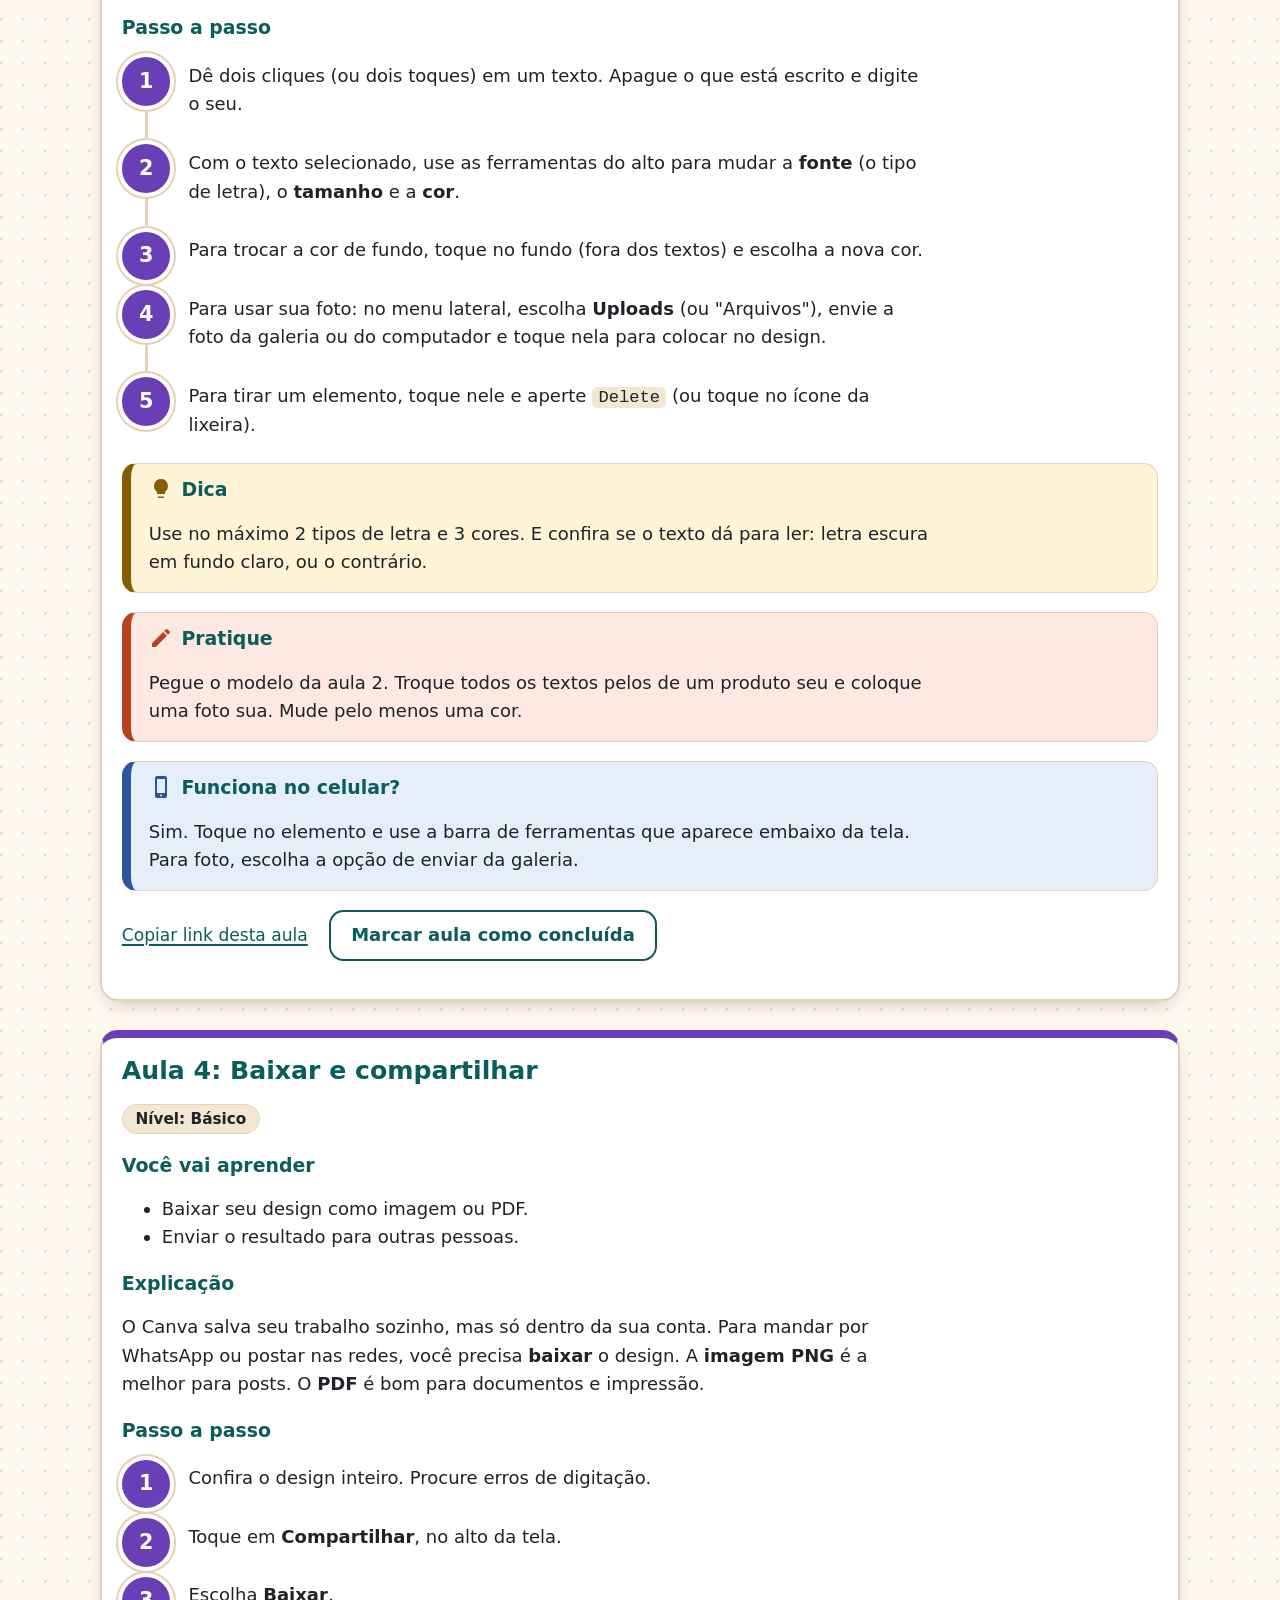
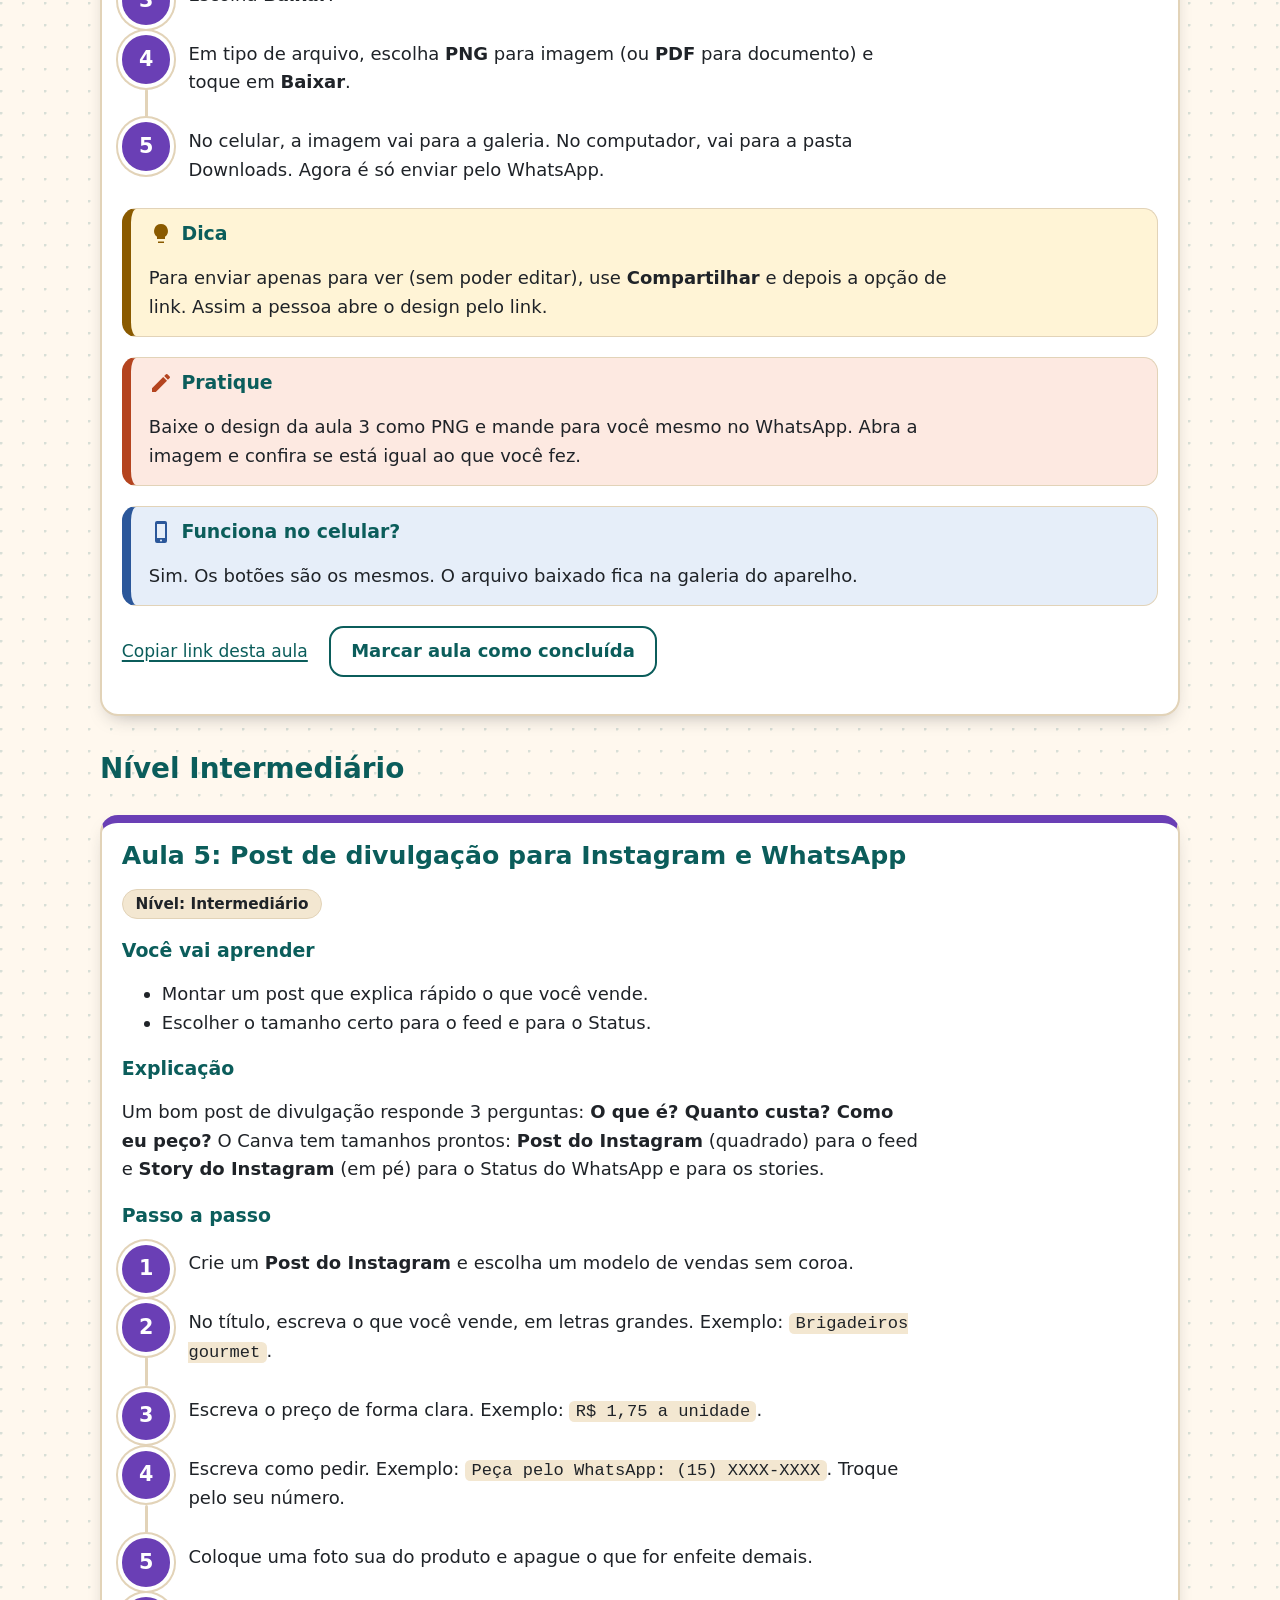
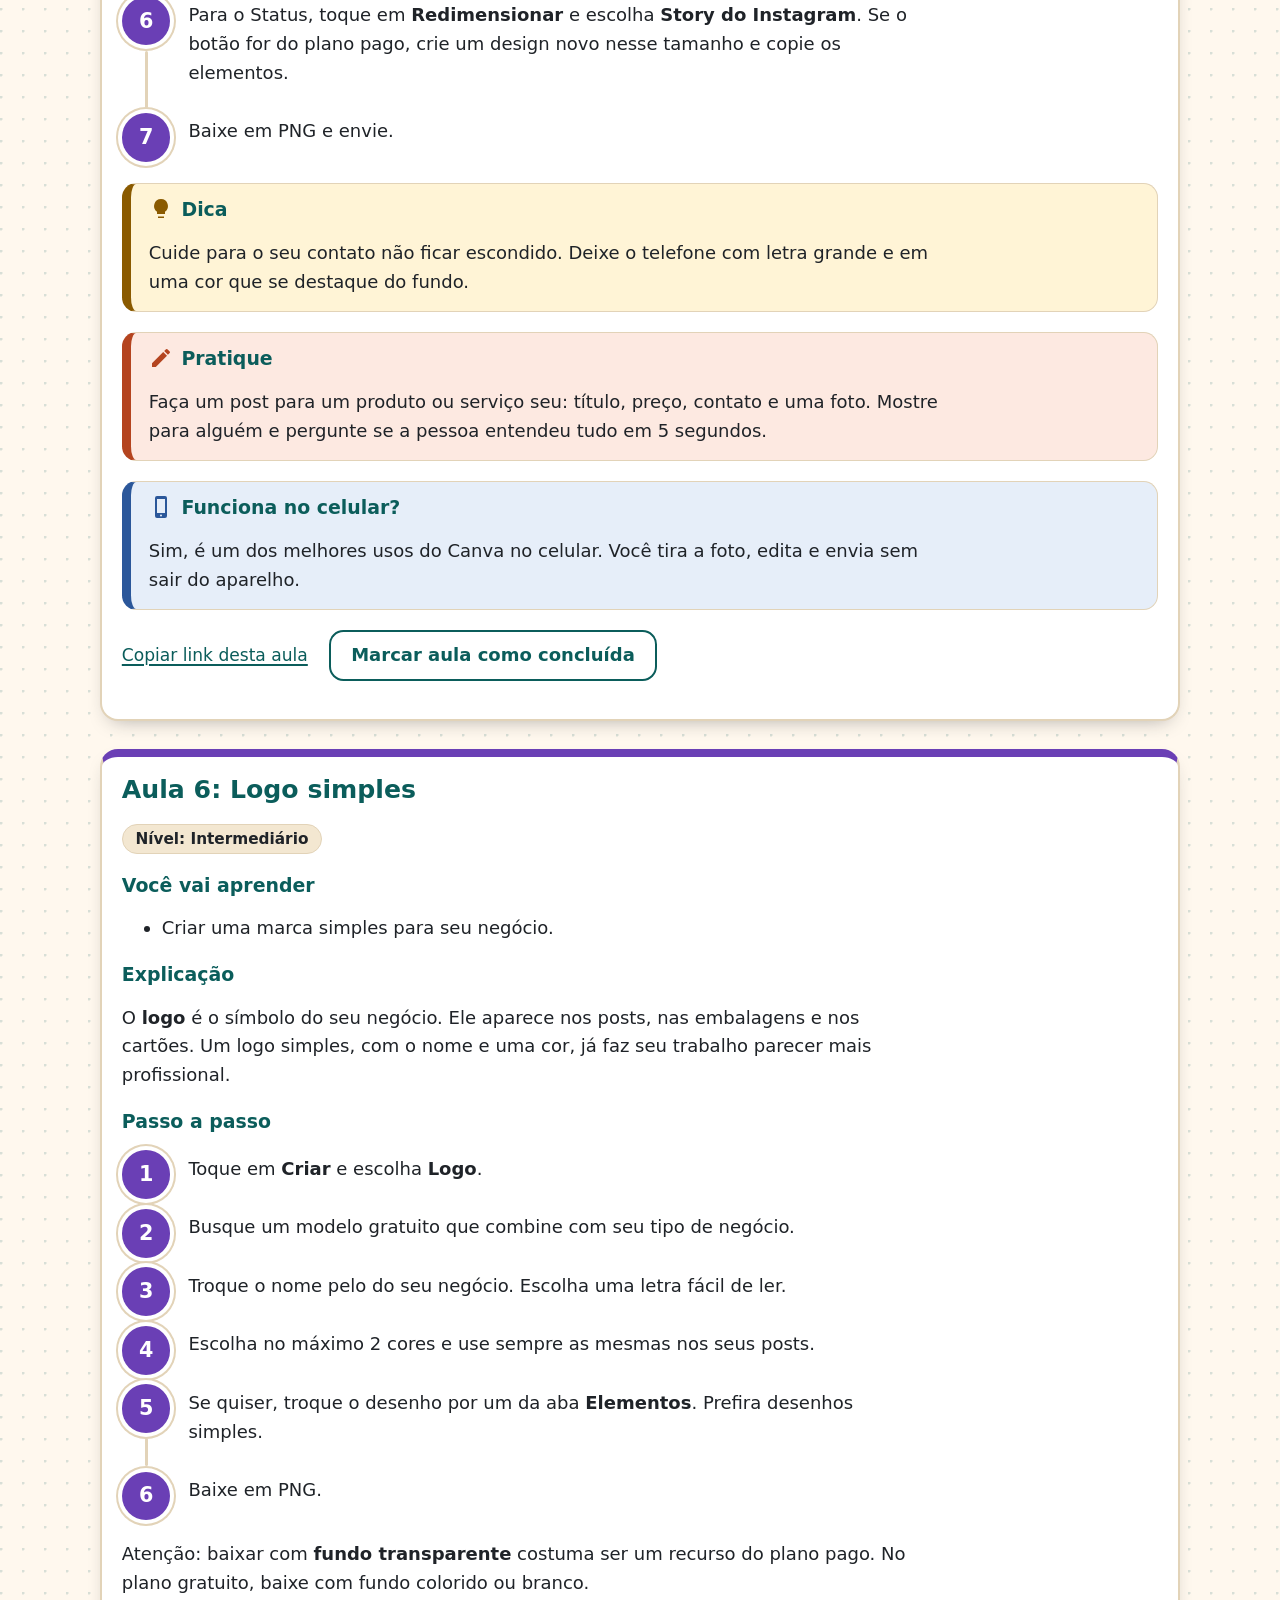
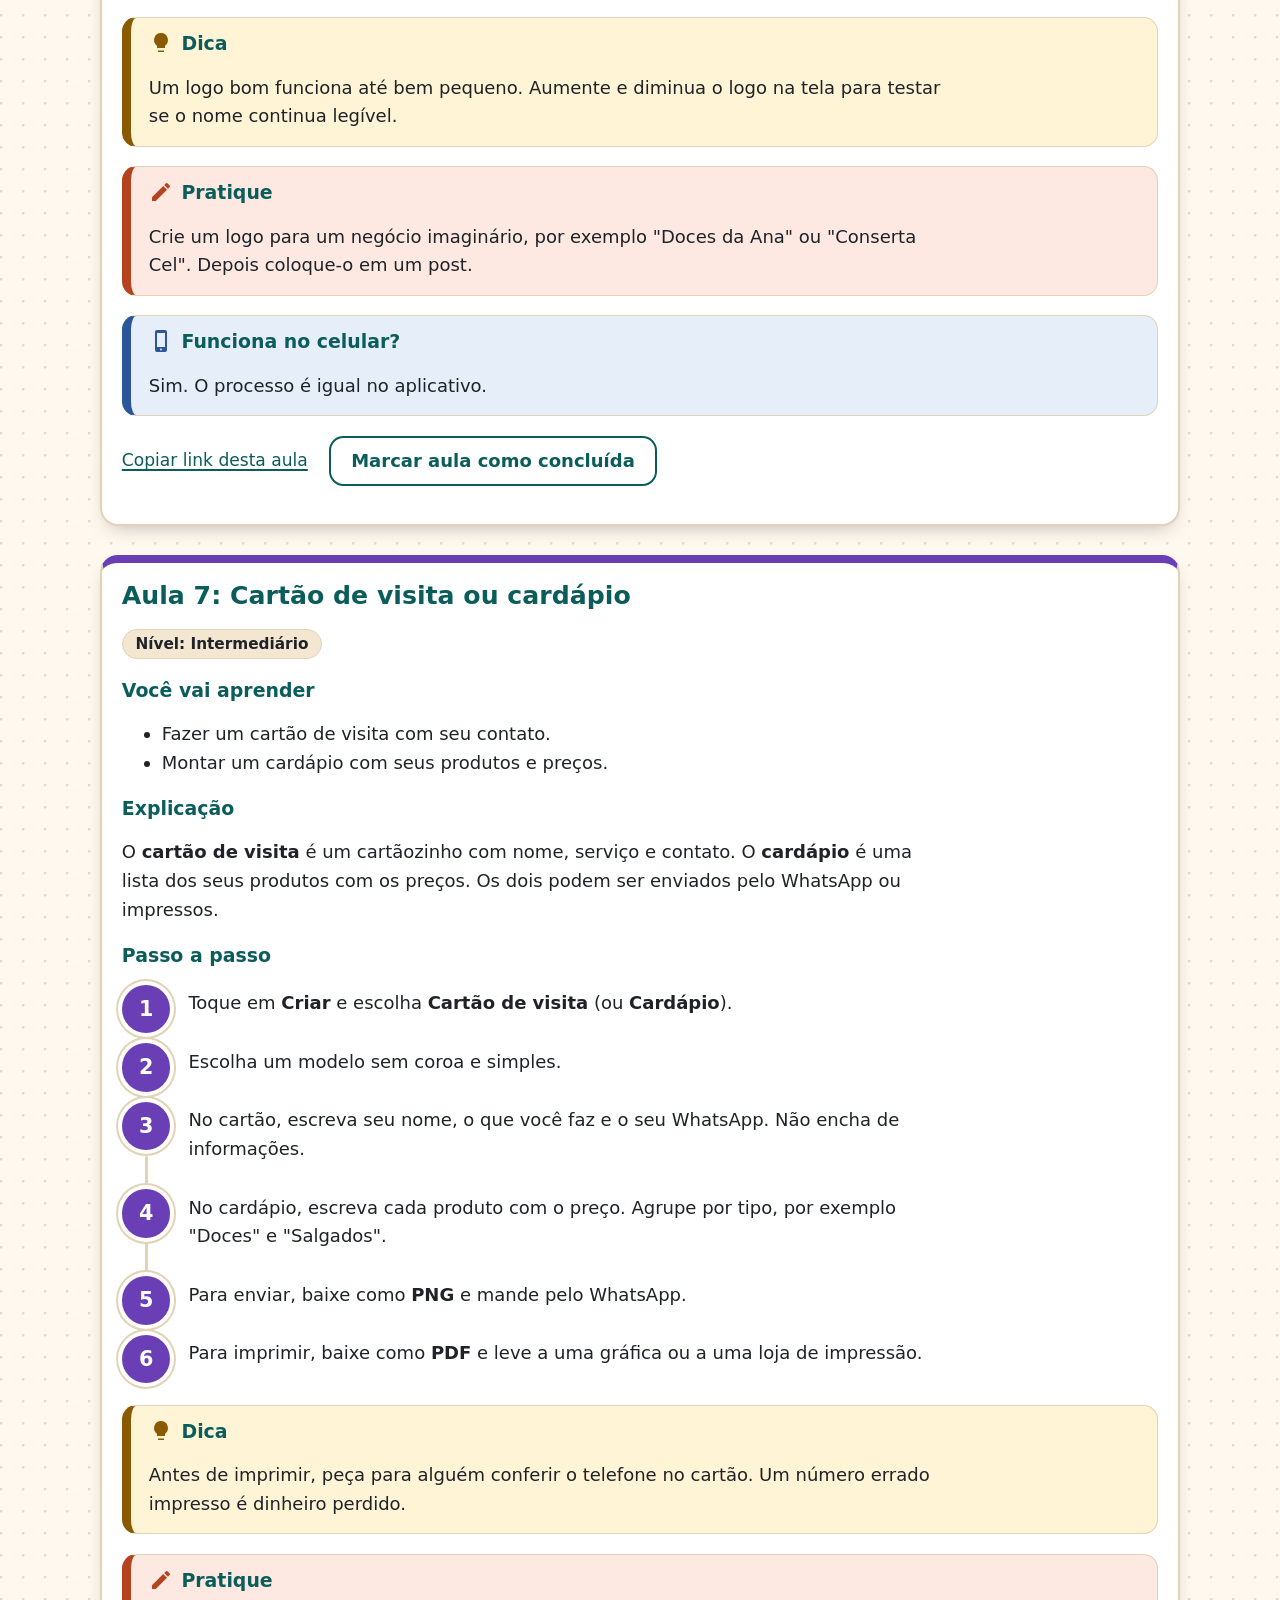
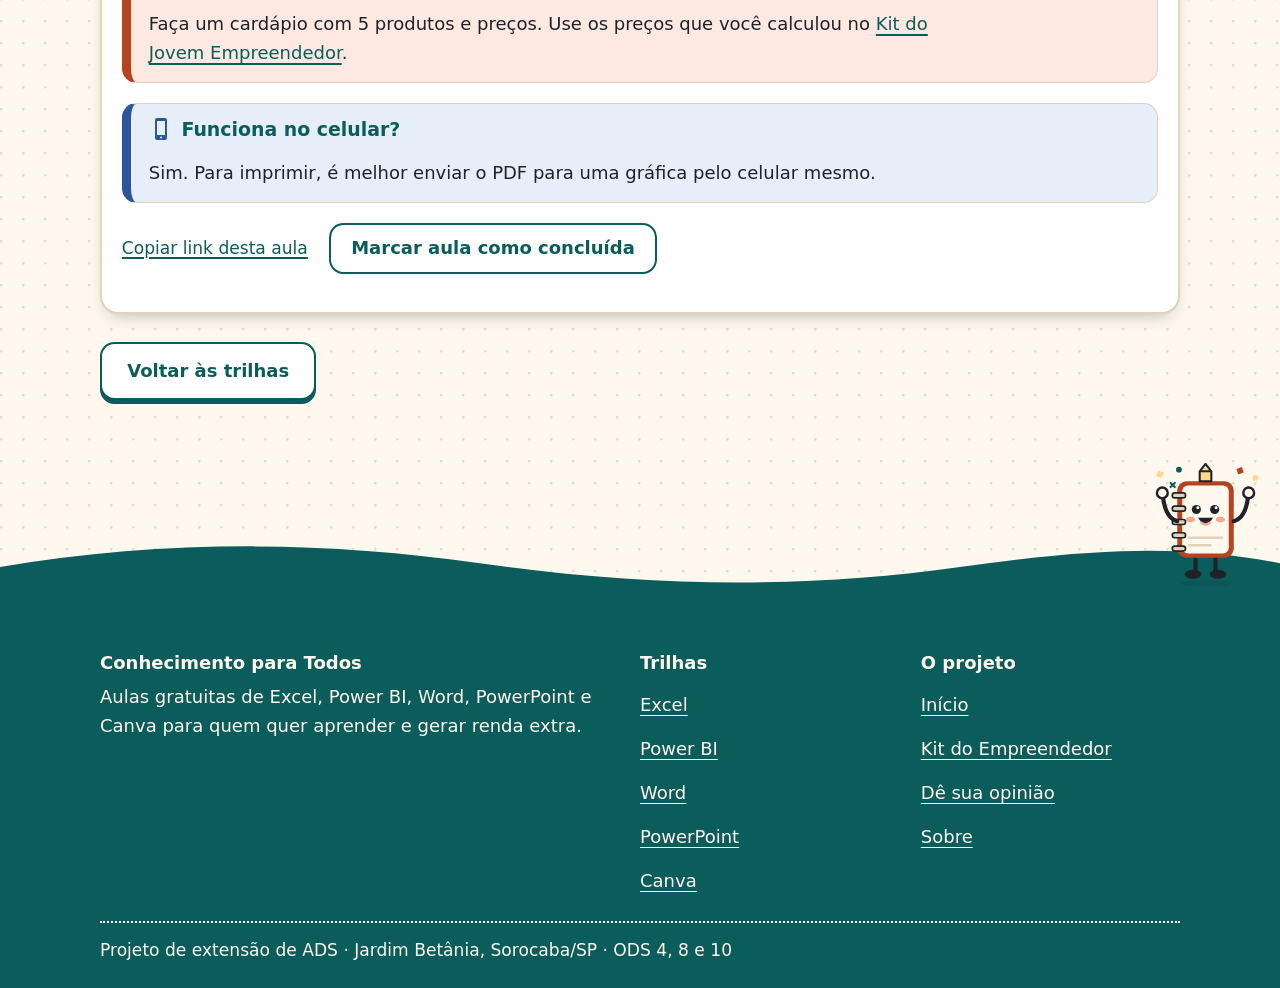
<file: canva.html>
<!DOCTYPE html>
<html lang="pt-BR">
<head>
<meta charset="utf-8">
<meta name="viewport" content="width=device-width, initial-scale=1">
<link rel="icon" href="data:image/svg+xml,%3Csvg xmlns='http://www.w3.org/2000/svg' viewBox='0 0 100 100'%3E%3Ctext y='.9em' font-size='90'%3E%F0%9F%93%92%3C/text%3E%3C/svg%3E">
<link rel="stylesheet" href="css/style.css">
<script src="js/main.js"></script>
<title>Canva: aulas grátis do básico ao intermediário | Conhecimento para Todos</title>
<meta name="description" content="7 aulas gratuitas de Canva em linguagem simples: da conta grátis até post de divulgação, logo, cartão de visita e cardápio, pelo celular ou computador.">
</head>
<body>
<svg width="0" height="0" style="position:absolute" aria-hidden="true" focusable="false"><defs>
<g id="m-corpo"><ellipse cx="62" cy="145" rx="30" ry="4" fill="#1F2328" opacity=".12"/>
<path d="M50 112v20M74 112v20" stroke="#1F2328" stroke-width="5" stroke-linecap="round"/><ellipse cx="47" cy="134" rx="10" ry="5.500" fill="#1F2328"/><ellipse cx="77" cy="134" rx="10" ry="5.500" fill="#1F2328"/>
<rect x="28" y="22" width="68" height="92" rx="11" fill="#B4441F"/><rect x="34" y="27" width="56" height="82" rx="7" fill="#FFF8EE"/>
<g fill="#E2D3B8" stroke="#1F2328" stroke-width="2"><rect x="22" y="36" width="16" height="6" rx="3"/><rect x="22" y="52" width="16" height="6" rx="3"/><rect x="22" y="68" width="16" height="6" rx="3"/><rect x="22" y="84" width="16" height="6" rx="3"/><rect x="22" y="100" width="16" height="6" rx="3"/></g>
<circle cx="51" cy="56" r="5.500" fill="#1F2328"/><circle cx="73" cy="56" r="5.500" fill="#1F2328"/><circle cx="52.800" cy="54" r="1.800" fill="#fff"/><circle cx="74.800" cy="54" r="1.800" fill="#fff"/>
<ellipse cx="44" cy="68" rx="5.500" ry="3.200" fill="#F6A98E"/><ellipse cx="80" cy="68" rx="5.500" ry="3.200" fill="#F6A98E"/>
<path d="M42 90h40M42 99h26" stroke="#E2D3B8" stroke-width="3" stroke-linecap="round"/>
<path d="M55 22V10l7-9 7 9v12z" fill="#FFD98A" stroke="#1F2328" stroke-width="2.500" stroke-linejoin="round"/><path d="M55 10h14" stroke="#1F2328" stroke-width="2.500"/></g>
<symbol id="mascote-acena" viewBox="0 0 130 150"><use href="#m-corpo"/><path d="M54 68q8 9 16 0" stroke="#1F2328" stroke-width="3" fill="none" stroke-linecap="round"/>
<path d="M28 76q-14 6-16 22" stroke="#1F2328" stroke-width="5" fill="none" stroke-linecap="round"/><circle cx="11" cy="101" r="6.500" fill="#FFF8EE" stroke="#1F2328" stroke-width="3"/>
<g class="braco-acena"><path d="M96 70q16-4 20-26" stroke="#1F2328" stroke-width="5" fill="none" stroke-linecap="round"/><circle cx="117" cy="38" r="6.500" fill="#FFF8EE" stroke="#1F2328" stroke-width="3"/></g></symbol>
<symbol id="mascote-aponta" viewBox="0 0 130 150"><use href="#m-corpo"/><path d="M54 68q8 9 16 0" stroke="#1F2328" stroke-width="3" fill="none" stroke-linecap="round"/>
<path d="M28 76q-14 6-16 22" stroke="#1F2328" stroke-width="5" fill="none" stroke-linecap="round"/><circle cx="11" cy="101" r="6.500" fill="#FFF8EE" stroke="#1F2328" stroke-width="3"/>
<path d="M96 78q14 0 18-4" stroke="#1F2328" stroke-width="5" fill="none" stroke-linecap="round"/><path d="M114 68l13 6-13 6z" fill="#FFF8EE" stroke="#1F2328" stroke-width="3" stroke-linejoin="round"/></symbol>
<symbol id="mascote-comemora" viewBox="0 0 130 150"><use href="#m-corpo"/><path d="M53 66q9 15 18 0z" fill="#1F2328"/><path d="M57 72q5 4 10 0" stroke="#F6A98E" stroke-width="3" fill="none" stroke-linecap="round"/>
<path d="M28 70q-14-4-17-28" stroke="#1F2328" stroke-width="5" fill="none" stroke-linecap="round"/><circle cx="10" cy="36" r="6.500" fill="#FFF8EE" stroke="#1F2328" stroke-width="3"/><path d="M96 70q14-4 17-28" stroke="#1F2328" stroke-width="5" fill="none" stroke-linecap="round"/><circle cx="114" cy="36" r="6.500" fill="#FFF8EE" stroke="#1F2328" stroke-width="3"/>
<rect x="4" y="10" width="7" height="7" fill="#FFD98A" transform="rotate(20 7 13)"/><circle cx="30" cy="8" r="3.500" fill="#0B5D5B"/><rect x="100" y="6" width="7" height="7" fill="#B4441F" transform="rotate(-18 103 9)"/><circle cx="122" cy="18" r="3.500" fill="#FFD98A"/><path d="M20 24l5 5M25 24l-5 5" stroke="#0B5D5B" stroke-width="2.500" stroke-linecap="round"/></symbol>
<symbol id="onda" viewBox="0 0 1440 48" preserveAspectRatio="none"><path d="M0 24C180 -4 360 -4 540 20s360 28 540 4 270-20 360-4V48H0z"/></symbol>
<symbol id="blob" viewBox="0 0 200 200"><path d="M44 22c30-24 84-12 118 14s30 70 8 104-72 44-112 28S-8 128 6 84C14 58 24 38 44 22z"/></symbol>
<symbol id="seta" viewBox="0 0 24 40"><path d="M12 3v28M4 24l8 10 8-10" fill="none" stroke="currentColor" stroke-width="4" stroke-linecap="round" stroke-linejoin="round"/></symbol>
<symbol id="ferr-excel" viewBox="0 0 64 64"><rect x="6" y="6" width="52" height="52" rx="10" fill="#fff"/><rect x="6" y="6" width="52" height="16" rx="10" style="fill:var(--c)"/><rect x="6" y="14" width="52" height="8" style="fill:var(--c)"/><path d="M24 22v36M42 22v36M6 35h52M6 47h52" fill="none" style="stroke:var(--c)" stroke-width="2.500" opacity=".55"/><rect x="24" y="35" width="18" height="12" style="fill:var(--c)" opacity=".3"/><path d="M13 10l7 8M20 10l-7 8" stroke="#fff" stroke-width="3.500" stroke-linecap="round"/></symbol>
<symbol id="ferr-powerbi" viewBox="0 0 64 64"><rect x="6" y="6" width="52" height="52" rx="10" fill="#fff"/><rect x="14" y="36" width="9" height="16" rx="2" style="fill:var(--c)" opacity=".45"/><rect x="27" y="26" width="9" height="26" rx="2" style="fill:var(--c)" opacity=".72"/><rect x="40" y="14" width="9" height="38" rx="2" style="fill:var(--c)"/><path d="M10 55h44" style="stroke:var(--c)" stroke-width="2.500" stroke-linecap="round"/></symbol>
<symbol id="ferr-word" viewBox="0 0 64 64"><rect x="6" y="6" width="52" height="52" rx="10" fill="#fff"/><path d="M13 14l5 18 6-14 6 14 5-18" fill="none" style="stroke:var(--c)" stroke-width="4.500" stroke-linecap="round" stroke-linejoin="round" transform="translate(0 0)"/><path d="M13 43h38M13 51h26" style="stroke:var(--c)" stroke-width="3" stroke-linecap="round" opacity=".55"/></symbol>
<symbol id="ferr-powerpoint" viewBox="0 0 64 64"><rect x="6" y="6" width="52" height="52" rx="10" fill="#fff"/><rect x="12" y="13" width="40" height="28" rx="4" fill="none" style="stroke:var(--c)" stroke-width="3"/><circle cx="26" cy="27" r="8" fill="none" style="stroke:var(--c)" stroke-width="2.500" opacity=".5"/><path d="M26 27V19a8 8 0 0 1 8 8z" style="fill:var(--c)"/><path d="M38 23h9M38 30h9" style="stroke:var(--c)" stroke-width="3" stroke-linecap="round"/><path d="M32 41v9M23 52h18" style="stroke:var(--c)" stroke-width="3" stroke-linecap="round"/></symbol>
<symbol id="ferr-canva" viewBox="0 0 64 64"><rect x="6" y="6" width="52" height="52" rx="10" fill="#fff"/><circle cx="24" cy="25" r="10" style="fill:var(--c)"/><rect x="31" y="27" width="20" height="20" rx="5" style="fill:var(--c)" opacity=".5" transform="rotate(12 41 37)"/><path d="M12 51c6-9 10 4 16-4s10 4 22-4" fill="none" style="stroke:var(--c)" stroke-width="3" stroke-linecap="round"/></symbol>
<symbol id="perfil-doces" viewBox="0 0 64 64"><path d="M16 34h32l-5 20H21z" fill="#E8A33A" stroke="#1F2328" stroke-width="2.500" stroke-linejoin="round"/><path d="M26 36l2 16M32 36v16M38 36l-2 16" stroke="#1F2328" stroke-width="2" opacity=".4"/><circle cx="32" cy="27" r="15" fill="#6B3E26" stroke="#1F2328" stroke-width="2.500"/><g fill="#FFD98A"><rect x="24" y="19" width="5" height="2.500" rx="1" transform="rotate(30 26 20)"/><rect x="34" y="16" width="5" height="2.500" rx="1" transform="rotate(-25 36 17)"/><rect x="30" y="27" width="5" height="2.500" rx="1" transform="rotate(70 32 28)"/><rect x="22" y="29" width="5" height="2.500" rx="1" transform="rotate(-40 24 30)"/><rect x="38" y="28" width="5" height="2.500" rx="1" transform="rotate(20 40 29)"/></g></symbol>
<symbol id="perfil-unhas" viewBox="0 0 64 64"><rect x="22" y="28" width="22" height="28" rx="6" fill="#B4441F" stroke="#1F2328" stroke-width="2.500"/><rect x="28" y="20" width="10" height="9" fill="#1F2328"/><rect x="29" y="6" width="8" height="15" rx="3" fill="#0B5D5B" stroke="#1F2328" stroke-width="2.500"/><path d="M28 36v14" stroke="#fff" stroke-width="3" stroke-linecap="round" opacity=".5"/><path d="M52 14l2 5 5 2-5 2-2 5-2-5-5-2 5-2z" fill="#FFD98A"/></symbol>
<symbol id="perfil-celular" viewBox="0 0 64 64"><rect x="18" y="6" width="26" height="50" rx="6" fill="#1F2328"/><rect x="22" y="12" width="18" height="36" rx="2" fill="#fff"/><path d="M24 18l6 8-4 6 8 8" stroke="#8A8A8A" stroke-width="1.800" fill="none"/><circle cx="31" cy="52" r="1.800" fill="#fff"/><circle cx="46" cy="40" r="6" fill="none" stroke="#B4441F" stroke-width="4"/><path d="M50 44l8 8" stroke="#B4441F" stroke-width="5" stroke-linecap="round"/></symbol>
<symbol id="perfil-emprego" viewBox="0 0 64 64"><path d="M23 22v-5a3 3 0 0 1 3-3h12a3 3 0 0 1 3 3v5" fill="none" stroke="#1F2328" stroke-width="3.500"/><rect x="9" y="22" width="46" height="31" rx="5" fill="#0B5D5B" stroke="#1F2328" stroke-width="2.500"/><path d="M9 34h46" stroke="#1F2328" stroke-width="2.500"/><rect x="28" y="30" width="8" height="9" rx="2" fill="#FFD98A" stroke="#1F2328" stroke-width="2.500"/></symbol>
<symbol id="passo-trilha" viewBox="0 0 64 64"><rect x="30" y="8" width="5" height="50" rx="2" fill="#1F2328"/><path d="M10 14h34l7 8-7 8H10z" fill="#0B5D5B" stroke="#1F2328" stroke-width="2.500" stroke-linejoin="round"/><path d="M54 36H20l-7 8 7 8h34z" fill="#B4441F" stroke="#1F2328" stroke-width="2.500" stroke-linejoin="round"/></symbol>
<symbol id="passo-aula" viewBox="0 0 64 64"><path d="M6 14c9-4 18-3 26 3v38c-8-6-17-7-26-3z" fill="#fff" stroke="#0B5D5B" stroke-width="3" stroke-linejoin="round"/><path d="M58 14c-9-4-18-3-26 3v38c8-6 17-7 26-3z" fill="#fff" stroke="#0B5D5B" stroke-width="3" stroke-linejoin="round"/><path d="M13 24c5-1 10 0 14 2M13 32c5-1 10 0 14 2M37 26c4-2 9-3 14-2M37 34c4-2 9-3 14-2" stroke="#E2D3B8" stroke-width="3" stroke-linecap="round"/></symbol>
<symbol id="passo-pratica" viewBox="0 0 64 64"><path d="M10 54l4-13L40 15l9 9-26 26z" fill="#FFD98A" stroke="#1F2328" stroke-width="2.500" stroke-linejoin="round"/><path d="M10 54l4-13 9 9z" fill="#1F2328"/><path d="M40 15l5-5a3 3 0 0 1 4 0l5 5a3 3 0 0 1 0 4l-5 5z" fill="#B4441F" stroke="#1F2328" stroke-width="2.500" stroke-linejoin="round"/><circle cx="48" cy="50" r="10" fill="#0B5D5B"/><path d="M43 50l4 4 7-8" fill="none" stroke="#fff" stroke-width="3.500" stroke-linecap="round" stroke-linejoin="round"/></symbol>
<symbol id="i-baixar" viewBox="0 0 24 24"><path d="M12 3v12M6.500 10.500L12 16l5.500-5.500M4 20h16" fill="none" stroke="currentColor" stroke-width="2.600" stroke-linecap="round" stroke-linejoin="round"/></symbol>
</defs></svg>
<a class="pular" href="#conteudo">Pular para o conteúdo</a>
<header class="topo">
  <div class="wrap topo-in">
    <a class="logo" href="index.html" aria-label="Conhecimento para Todos, página inicial">
      <svg width="40" height="40" viewBox="0 0 36 36" aria-hidden="true"><rect class="a" width="36" height="36" rx="9"/><path class="b" d="M7 11h8.5c1.6 0 2.5.9 2.5 2.4V27c0-1.2-.9-1.9-2.4-1.9H7zM29 11h-8.5C18.9 11 18 11.9 18 13.4V27c0-1.2.9-1.9 2.4-1.9H29z"/></svg>
      <span>Conhecimento <b>para Todos</b></span>
    </a>
    <button type="button" class="menu-btn" aria-expanded="false" aria-controls="menu">Menu</button>
    <div class="ajustes" role="group" aria-label="Ajustes de leitura">
      <button type="button" data-fonte="-" aria-label="Diminuir o tamanho da letra">A−</button>
      <button type="button" data-fonte="+" aria-label="Aumentar o tamanho da letra">A+</button>
      <button type="button" data-contraste aria-pressed="false">Alto contraste</button>
    </div>
    <nav id="menu" class="menu" aria-label="Principal">
      <ul>
        <li><a href="index.html">Início</a></li>
        <li><a href="trilhas.html" aria-current="page">Trilhas</a></li>
        <li><a href="kit-empreendedor.html">Kit do Empreendedor</a></li>
        <li><a href="feedback.html">Feedback</a></li>
        <li><a href="sobre.html">Sobre</a></li>
      </ul>
    </nav>
  </div>
</header>
<main id="conteudo" class="ferr canva" data-ferr="canva">
  <section class="capa ferr canva">
    <div class="wrap capa-in">
      <div class="capa-texto">
        <span class="adesivo">7 aulas · Básico e Intermediário</span>
        <h1>Canva: aulas grátis</h1>
        <p class="lead">O Canva é um programa para criar imagens sem precisar saber desenhar: posts, logos, cartões e cardápios. Você escolhe um modelo pronto e troca o texto e as fotos.</p>
  <p>Para usar de graça: abra <strong>canva.com</strong> no navegador ou instale o aplicativo Canva no celular. Os nomes dos botões podem mudar um pouco com o tempo, mas a ideia é sempre a mesma.</p>
      </div>
      <div class="capa-arte"><svg viewBox="0 0 220 180" aria-hidden="true"><circle cx="40" cy="42" r="28" fill="#fff" opacity=".16"/><circle cx="188" cy="142" r="20" fill="#fff" opacity=".2"/>
<path d="M14 158q10-14 20 0t20 0" fill="none" stroke="#fff" stroke-width="4" stroke-linecap="round" opacity=".6"/>
<g class="flutua"><use href="#ferr-canva" x="40" y="20" width="132" height="132" transform="rotate(-6 106 86)"/></g>
<path d="M176 24l4 9 9 4-9 4-4 9-4-9-9-4 9-4z" fill="#FFD98A"/><path d="M30 104l3 7 7 3-7 3-3 7-3-7-7-3 7-3z" fill="#FFD98A" opacity=".85"/></svg></div>
    </div>
    <svg class="onda-b" viewBox="0 0 1440 48" preserveAspectRatio="none" aria-hidden="true"><use href="#onda"/></svg>
  </section>
  <div class="wrap conteudo">
    <nav class="trilha" aria-label="Aulas de Canva">
      <h2>Sua trilha de aulas</h2>
    <p class="trilha-nivel"><span class="etiqueta lv-b">Nível Básico</span></p>
    <ol class="caminho">
        <li><a href="#canva-conta"><span class="bola" aria-hidden="true">1</span><span class="nome"><span class="sr-only">Aula 1: </span>Criar conta grátis e conhecer a tela</span></a></li>
        <li><a href="#canva-modelo"><span class="bola" aria-hidden="true">2</span><span class="nome"><span class="sr-only">Aula 2: </span>Usar um modelo pronto</span></a></li>
        <li><a href="#canva-editar"><span class="bola" aria-hidden="true">3</span><span class="nome"><span class="sr-only">Aula 3: </span>Trocar textos, cores e fotos</span></a></li>
        <li><a href="#canva-baixar"><span class="bola" aria-hidden="true">4</span><span class="nome"><span class="sr-only">Aula 4: </span>Baixar e compartilhar</span></a></li>
    </ol>
    <p class="trilha-nivel"><span class="etiqueta lv-i">Nível Intermediário</span></p>
    <ol class="caminho">
        <li><a href="#canva-post"><span class="bola" aria-hidden="true">5</span><span class="nome"><span class="sr-only">Aula 5: </span>Post de divulgação para Instagram e WhatsApp</span></a></li>
        <li><a href="#canva-logo"><span class="bola" aria-hidden="true">6</span><span class="nome"><span class="sr-only">Aula 6: </span>Logo simples</span></a></li>
        <li><a href="#canva-cartao"><span class="bola" aria-hidden="true">7</span><span class="nome"><span class="sr-only">Aula 7: </span>Cartão de visita ou cardápio</span></a></li>
    </ol>
    </nav>

    <h2>Nível Básico</h2>

  <article class="aula" id="canva-conta">
    <h3>Aula 1: Criar conta grátis e conhecer a tela</h3>
    <p><span class="etiqueta">Nível: Básico</span></p>
    <h4>Você vai aprender</h4>
    <ul>
      <li>Criar sua conta gratuita no Canva.</li>
      <li>Saber onde ficam as principais partes da tela.</li>
    </ul>
    <h4>Explicação</h4>
    <p>Para guardar seus trabalhos, o Canva pede uma conta. Ela é grátis e você pode criar com seu e-mail ou com a sua conta do Google. Cada trabalho seu no Canva se chama <strong>design</strong>.</p>
    <p>Quando você abre um design, a tela tem 3 áreas: o <strong>menu lateral</strong> (com modelos, elementos, textos e fotos), a <strong>área de edição</strong> (a "folha" no meio) e o botão <strong>Compartilhar</strong> (no alto), que serve para baixar ou enviar.</p>
    <figure class="tela"><svg viewBox="0 0 320 192" role="img" aria-label="Desenho da tela do Canva: o menu lateral à esquerda com Modelos, Elementos, Texto e Uploads; a área de edição no meio com um design de exemplo; e o botão Compartilhar no alto à direita." font-family="system-ui,Segoe UI,Arial,sans-serif"><rect width="320" height="192" fill="#fff"/>
<rect width="320" height="28" fill="#6A3FB5"/><text x="10" y="19" font-size="12" font-weight="700" fill="#fff" font-size="13">Canva</text>
<rect x="226" y="6" width="86" height="17" rx="8.500" fill="#fff"/><text x="269" y="18" font-size="12" font-weight="700" text-anchor="middle" fill="#4A2A8A" font-size="11">Compartilhar</text>
<rect x="0" y="28" width="74" height="164" fill="#F1ECFA"/>
<rect x="8" y="40" width="14" height="14" rx="3" fill="#6A3FB5" opacity="1"/><text x="28" y="52" font-size="12" fill="#1F2328" font-size="11">Modelos</text><rect x="8" y="74" width="14" height="14" rx="3" fill="#6A3FB5" opacity="0.8"/><text x="28" y="86" font-size="12" fill="#1F2328" font-size="11">Elementos</text><rect x="8" y="108" width="14" height="14" rx="3" fill="#6A3FB5" opacity="0.6"/><text x="28" y="120" font-size="12" fill="#1F2328" font-size="11">Texto</text><rect x="8" y="142" width="14" height="14" rx="3" fill="#6A3FB5" opacity="0.3999999999999999"/><text x="28" y="154" font-size="12" fill="#1F2328" font-size="11">Uploads</text>
<rect x="74" y="28" width="246" height="164" fill="#EEF0F4"/><rect x="104" y="42" width="186" height="116" fill="#fff" stroke="#C9CCD6"/>
<text x="197" y="86" font-size="12" text-anchor="middle" font-weight="800" fill="#6A3FB5" font-size="18">Doces da Ana</text><text x="197" y="106" font-size="12" text-anchor="middle" fill="#4A4640" font-size="12">Brigadeiros e bolos</text>
<circle cx="130" cy="64" r="10" fill="#FFD98A"/><circle cx="268" cy="140" r="12" fill="#B4441F" opacity=".8"/><path d="M130 136q12-12 24 0t24 0" stroke="#6A3FB5" stroke-width="3" fill="none" stroke-linecap="round"/>
<text x="197" y="177" font-size="12" text-anchor="middle" fill="#4A4640" font-size="11">área de edição</text></svg></figure>
    <h4>Passo a passo</h4>
    <ol class="passos">
      <li>Abra <strong>canva.com</strong> (ou o aplicativo) e toque em <strong>Cadastre-se</strong>.</li>
      <li>Escolha entrar com e-mail ou com o Google e siga as perguntas da tela.</li>
      <li>Se o Canva oferecer um teste do plano pago, procure a opção para continuar no plano gratuito. Você não precisa pagar nada.</li>
      <li>Na tela inicial, toque em <strong>Criar</strong> e escolha qualquer tipo de design, como "Post do Instagram".</li>
      <li>Passe o dedo ou o mouse pelo menu lateral e veja o que cada opção mostra. Não precisa mexer em nada ainda.</li>
    </ol>
    <div class="caixa dica"><h4>Dica</h4><p>Anote seu e-mail e sua senha em um lugar seguro. Se você perder o acesso, perde também os designs.</p></div>
    <div class="caixa pratique"><h4>Pratique</h4><p>Crie sua conta, abra um design em branco e encontre: o menu lateral, a área de edição e o botão Compartilhar.</p></div>
    <div class="caixa celular"><h4>Funciona no celular?</h4><p>Sim. O aplicativo Canva (Android e iPhone) é gratuito. No celular, o menu lateral fica na parte de baixo da tela.</p></div>
    <p><a class="copiar" href="#canva-conta" aria-live="polite">Copiar link desta aula</a></p>
  </article>

  <article class="aula" id="canva-modelo">
    <h3>Aula 2: Usar um modelo pronto</h3>
    <p><span class="etiqueta">Nível: Básico</span></p>
    <h4>Você vai aprender</h4>
    <ul>
      <li>Achar um modelo bonito para o seu assunto.</li>
      <li>Escolher modelos gratuitos.</li>
    </ul>
    <h4>Explicação</h4>
    <p>Um <strong>modelo</strong> é um design pronto, com textos, cores e fotos já organizados. Você só troca o conteúdo. É o jeito mais fácil de começar e de acertar o visual.</p>
    <p>Alguns modelos e elementos são do plano pago. Eles costumam vir com um símbolo de coroa. Escolha os que não têm o símbolo.</p>
    <h4>Passo a passo</h4>
    <ol class="passos">
      <li>Toque em <strong>Criar</strong> e escolha o tipo de design, por exemplo <strong>Post do Instagram</strong>.</li>
      <li>No campo de busca de modelos, escreva o seu assunto: <code>doces</code>, <code>manicure</code>, <code>conserto de celular</code>.</li>
      <li>Passe pelos resultados e escolha um modelo sem o símbolo de coroa.</li>
      <li>Toque no modelo. Ele abre na área de edição, pronto para você mexer.</li>
    </ol>
    <div class="caixa dica"><h4>Dica</h4><p>Escolha um modelo com poucas letras e bastante espaço vazio. É mais fácil de editar e de ler.</p></div>
    <div class="caixa pratique"><h4>Pratique</h4><p>Pense em um produto ou serviço (real ou inventado). Busque 3 modelos para ele e escolha o que mais combina.</p></div>
    <div class="caixa celular"><h4>Funciona no celular?</h4><p>Sim. A busca de modelos fica na tela inicial do aplicativo.</p></div>
    <p><a class="copiar" href="#canva-modelo" aria-live="polite">Copiar link desta aula</a></p>
  </article>

  <article class="aula" id="canva-editar">
    <h3>Aula 3: Trocar textos, cores e fotos</h3>
    <p><span class="etiqueta">Nível: Básico</span></p>
    <h4>Você vai aprender</h4>
    <ul>
      <li>Mudar os textos do modelo.</li>
      <li>Trocar cores e colocar suas próprias fotos.</li>
    </ul>
    <h4>Explicação</h4>
    <p>Tudo o que aparece no design é um <strong>elemento</strong>: textos, formas, fotos. Para mexer em um elemento, você toca nele para <strong>selecioná-lo</strong>. Aparecem então as ferramentas para mudar cor, tamanho e letra.</p>
    <h4>Passo a passo</h4>
    <ol class="passos">
      <li>Dê dois cliques (ou dois toques) em um texto. Apague o que está escrito e digite o seu.</li>
      <li>Com o texto selecionado, use as ferramentas do alto para mudar a <strong>fonte</strong> (o tipo de letra), o <strong>tamanho</strong> e a <strong>cor</strong>.</li>
      <li>Para trocar a cor de fundo, toque no fundo (fora dos textos) e escolha a nova cor.</li>
      <li>Para usar sua foto: no menu lateral, escolha <strong>Uploads</strong> (ou "Arquivos"), envie a foto da galeria ou do computador e toque nela para colocar no design.</li>
      <li>Para tirar um elemento, toque nele e aperte <code>Delete</code> (ou toque no ícone da lixeira).</li>
    </ol>
    <div class="caixa dica"><h4>Dica</h4><p>Use no máximo 2 tipos de letra e 3 cores. E confira se o texto dá para ler: letra escura em fundo claro, ou o contrário.</p></div>
    <div class="caixa pratique"><h4>Pratique</h4><p>Pegue o modelo da aula 2. Troque todos os textos pelos de um produto seu e coloque uma foto sua. Mude pelo menos uma cor.</p></div>
    <div class="caixa celular"><h4>Funciona no celular?</h4><p>Sim. Toque no elemento e use a barra de ferramentas que aparece embaixo da tela. Para foto, escolha a opção de enviar da galeria.</p></div>
    <p><a class="copiar" href="#canva-editar" aria-live="polite">Copiar link desta aula</a></p>
  </article>

  <article class="aula" id="canva-baixar">
    <h3>Aula 4: Baixar e compartilhar</h3>
    <p><span class="etiqueta">Nível: Básico</span></p>
    <h4>Você vai aprender</h4>
    <ul>
      <li>Baixar seu design como imagem ou PDF.</li>
      <li>Enviar o resultado para outras pessoas.</li>
    </ul>
    <h4>Explicação</h4>
    <p>O Canva salva seu trabalho sozinho, mas só dentro da sua conta. Para mandar por WhatsApp ou postar nas redes, você precisa <strong>baixar</strong> o design. A <strong>imagem PNG</strong> é a melhor para posts. O <strong>PDF</strong> é bom para documentos e impressão.</p>
    <h4>Passo a passo</h4>
    <ol class="passos">
      <li>Confira o design inteiro. Procure erros de digitação.</li>
      <li>Toque em <strong>Compartilhar</strong>, no alto da tela.</li>
      <li>Escolha <strong>Baixar</strong>.</li>
      <li>Em tipo de arquivo, escolha <strong>PNG</strong> para imagem (ou <strong>PDF</strong> para documento) e toque em <strong>Baixar</strong>.</li>
      <li>No celular, a imagem vai para a galeria. No computador, vai para a pasta Downloads. Agora é só enviar pelo WhatsApp.</li>
    </ol>
    <div class="caixa dica"><h4>Dica</h4><p>Para enviar apenas para ver (sem poder editar), use <strong>Compartilhar</strong> e depois a opção de link. Assim a pessoa abre o design pelo link.</p></div>
    <div class="caixa pratique"><h4>Pratique</h4><p>Baixe o design da aula 3 como PNG e mande para você mesmo no WhatsApp. Abra a imagem e confira se está igual ao que você fez.</p></div>
    <div class="caixa celular"><h4>Funciona no celular?</h4><p>Sim. Os botões são os mesmos. O arquivo baixado fica na galeria do aparelho.</p></div>
    <p><a class="copiar" href="#canva-baixar" aria-live="polite">Copiar link desta aula</a></p>
  </article>

  <h2>Nível Intermediário</h2>

  <article class="aula" id="canva-post">
    <h3>Aula 5: Post de divulgação para Instagram e WhatsApp</h3>
    <p><span class="etiqueta">Nível: Intermediário</span></p>
    <h4>Você vai aprender</h4>
    <ul>
      <li>Montar um post que explica rápido o que você vende.</li>
      <li>Escolher o tamanho certo para o feed e para o Status.</li>
    </ul>
    <h4>Explicação</h4>
    <p>Um bom post de divulgação responde 3 perguntas: <strong>O que é? Quanto custa? Como eu peço?</strong> O Canva tem tamanhos prontos: <strong>Post do Instagram</strong> (quadrado) para o feed e <strong>Story do Instagram</strong> (em pé) para o Status do WhatsApp e para os stories.</p>
    <h4>Passo a passo</h4>
    <ol class="passos">
      <li>Crie um <strong>Post do Instagram</strong> e escolha um modelo de vendas sem coroa.</li>
      <li>No título, escreva o que você vende, em letras grandes. Exemplo: <code>Brigadeiros gourmet</code>.</li>
      <li>Escreva o preço de forma clara. Exemplo: <code>R$ 1,75 a unidade</code>.</li>
      <li>Escreva como pedir. Exemplo: <code>Peça pelo WhatsApp: (15) XXXX-XXXX</code>. Troque pelo seu número.</li>
      <li>Coloque uma foto sua do produto e apague o que for enfeite demais.</li>
      <li>Para o Status, toque em <strong>Redimensionar</strong> e escolha <strong>Story do Instagram</strong>. Se o botão for do plano pago, crie um design novo nesse tamanho e copie os elementos.</li>
      <li>Baixe em PNG e envie.</li>
    </ol>
    <div class="caixa dica"><h4>Dica</h4><p>Cuide para o seu contato não ficar escondido. Deixe o telefone com letra grande e em uma cor que se destaque do fundo.</p></div>
    <div class="caixa pratique"><h4>Pratique</h4><p>Faça um post para um produto ou serviço seu: título, preço, contato e uma foto. Mostre para alguém e pergunte se a pessoa entendeu tudo em 5 segundos.</p></div>
    <div class="caixa celular"><h4>Funciona no celular?</h4><p>Sim, é um dos melhores usos do Canva no celular. Você tira a foto, edita e envia sem sair do aparelho.</p></div>
    <p><a class="copiar" href="#canva-post" aria-live="polite">Copiar link desta aula</a></p>
  </article>

  <article class="aula" id="canva-logo">
    <h3>Aula 6: Logo simples</h3>
    <p><span class="etiqueta">Nível: Intermediário</span></p>
    <h4>Você vai aprender</h4>
    <ul>
      <li>Criar uma marca simples para seu negócio.</li>
    </ul>
    <h4>Explicação</h4>
    <p>O <strong>logo</strong> é o símbolo do seu negócio. Ele aparece nos posts, nas embalagens e nos cartões. Um logo simples, com o nome e uma cor, já faz seu trabalho parecer mais profissional.</p>
    <h4>Passo a passo</h4>
    <ol class="passos">
      <li>Toque em <strong>Criar</strong> e escolha <strong>Logo</strong>.</li>
      <li>Busque um modelo gratuito que combine com seu tipo de negócio.</li>
      <li>Troque o nome pelo do seu negócio. Escolha uma letra fácil de ler.</li>
      <li>Escolha no máximo 2 cores e use sempre as mesmas nos seus posts.</li>
      <li>Se quiser, troque o desenho por um da aba <strong>Elementos</strong>. Prefira desenhos simples.</li>
      <li>Baixe em PNG.</li>
    </ol>
    <p>Atenção: baixar com <strong>fundo transparente</strong> costuma ser um recurso do plano pago. No plano gratuito, baixe com fundo colorido ou branco.</p>
    <div class="caixa dica"><h4>Dica</h4><p>Um logo bom funciona até bem pequeno. Aumente e diminua o logo na tela para testar se o nome continua legível.</p></div>
    <div class="caixa pratique"><h4>Pratique</h4><p>Crie um logo para um negócio imaginário, por exemplo "Doces da Ana" ou "Conserta Cel". Depois coloque-o em um post.</p></div>
    <div class="caixa celular"><h4>Funciona no celular?</h4><p>Sim. O processo é igual no aplicativo.</p></div>
    <p><a class="copiar" href="#canva-logo" aria-live="polite">Copiar link desta aula</a></p>
  </article>

  <article class="aula" id="canva-cartao">
    <h3>Aula 7: Cartão de visita ou cardápio</h3>
    <p><span class="etiqueta">Nível: Intermediário</span></p>
    <h4>Você vai aprender</h4>
    <ul>
      <li>Fazer um cartão de visita com seu contato.</li>
      <li>Montar um cardápio com seus produtos e preços.</li>
    </ul>
    <h4>Explicação</h4>
    <p>O <strong>cartão de visita</strong> é um cartãozinho com nome, serviço e contato. O <strong>cardápio</strong> é uma lista dos seus produtos com os preços. Os dois podem ser enviados pelo WhatsApp ou impressos.</p>
    <h4>Passo a passo</h4>
    <ol class="passos">
      <li>Toque em <strong>Criar</strong> e escolha <strong>Cartão de visita</strong> (ou <strong>Cardápio</strong>).</li>
      <li>Escolha um modelo sem coroa e simples.</li>
      <li>No cartão, escreva seu nome, o que você faz e o seu WhatsApp. Não encha de informações.</li>
      <li>No cardápio, escreva cada produto com o preço. Agrupe por tipo, por exemplo "Doces" e "Salgados".</li>
      <li>Para enviar, baixe como <strong>PNG</strong> e mande pelo WhatsApp.</li>
      <li>Para imprimir, baixe como <strong>PDF</strong> e leve a uma gráfica ou a uma loja de impressão.</li>
    </ol>
    <div class="caixa dica"><h4>Dica</h4><p>Antes de imprimir, peça para alguém conferir o telefone no cartão. Um número errado impresso é dinheiro perdido.</p></div>
    <div class="caixa pratique"><h4>Pratique</h4><p>Faça um cardápio com 5 produtos e preços. Use os preços que você calculou no <a href="kit-empreendedor.html#preco">Kit do Jovem Empreendedor</a>.</p></div>
    <div class="caixa celular"><h4>Funciona no celular?</h4><p>Sim. Para imprimir, é melhor enviar o PDF para uma gráfica pelo celular mesmo.</p></div>
    <p><a class="copiar" href="#canva-cartao" aria-live="polite">Copiar link desta aula</a></p>
  </article>

    <p><a class="btn btn-sec" href="trilhas.html">Voltar às trilhas</a></p>
  </div>
</main>
<footer class="rodape">
  <svg class="onda" viewBox="0 0 1440 48" preserveAspectRatio="none" aria-hidden="true"><use href="#onda"/></svg>
  <svg class="mascote" viewBox="0 0 130 150" aria-hidden="true"><use href="#mascote-comemora"/></svg>
  <div class="wrap">
    <div class="rod-cols">
      <div>
        <p class="rod-tit">Conhecimento para Todos</p>
        <p>Aulas gratuitas de Excel, Power BI, Word, PowerPoint e Canva para quem quer aprender e gerar renda extra.</p>
      </div>
      <div>
        <p class="rod-tit">Trilhas</p>
        <ul><li><a href="excel.html">Excel</a></li><li><a href="powerbi.html">Power BI</a></li><li><a href="word.html">Word</a></li><li><a href="powerpoint.html">PowerPoint</a></li><li><a href="canva.html">Canva</a></li></ul>
      </div>
      <div>
        <p class="rod-tit">O projeto</p>
        <ul><li><a href="index.html">Início</a></li><li><a href="kit-empreendedor.html">Kit do Empreendedor</a></li><li><a href="feedback.html">Dê sua opinião</a></li><li><a href="sobre.html">Sobre</a></li></ul>
      </div>
    </div>
    <p class="rod-fim">Projeto de extensão de ADS · Jardim Betânia, Sorocaba/SP · ODS 4, 8 e 10</p>
  </div>
</footer>
</body>
</html>
</file>
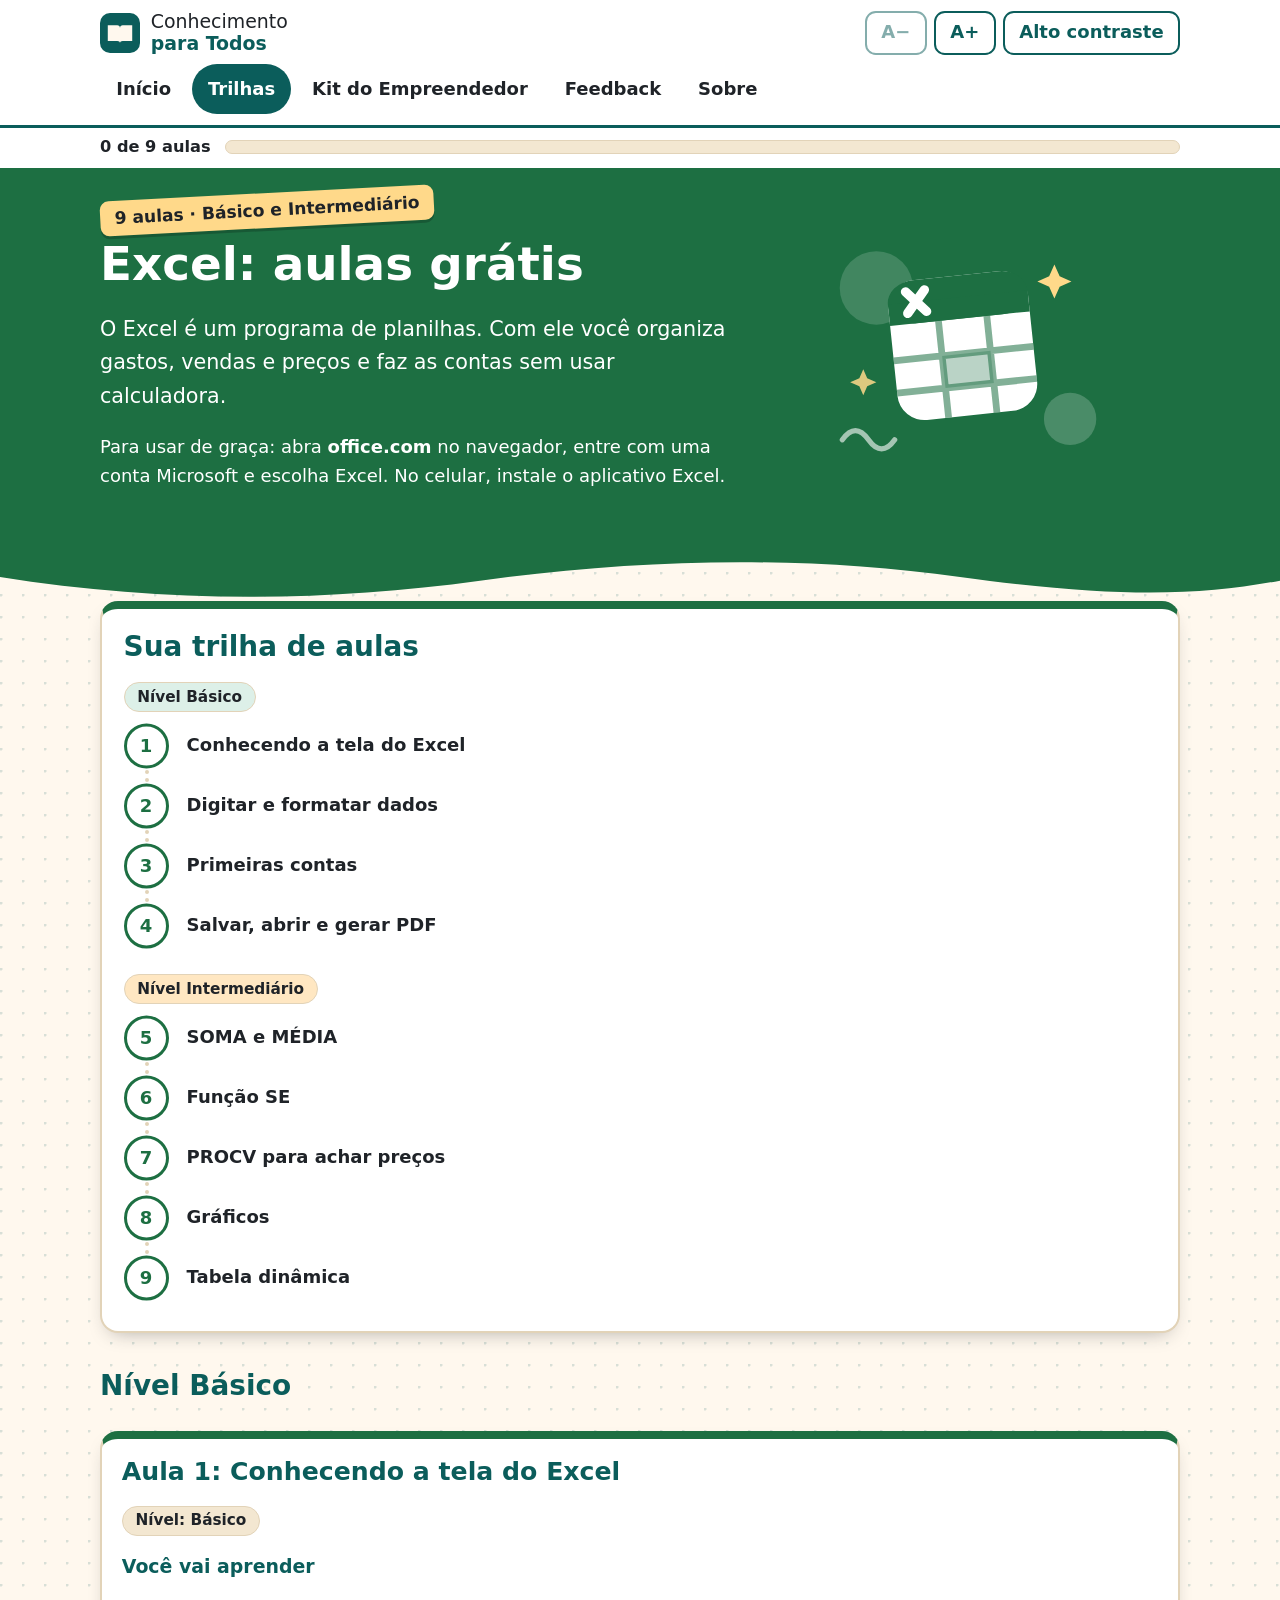
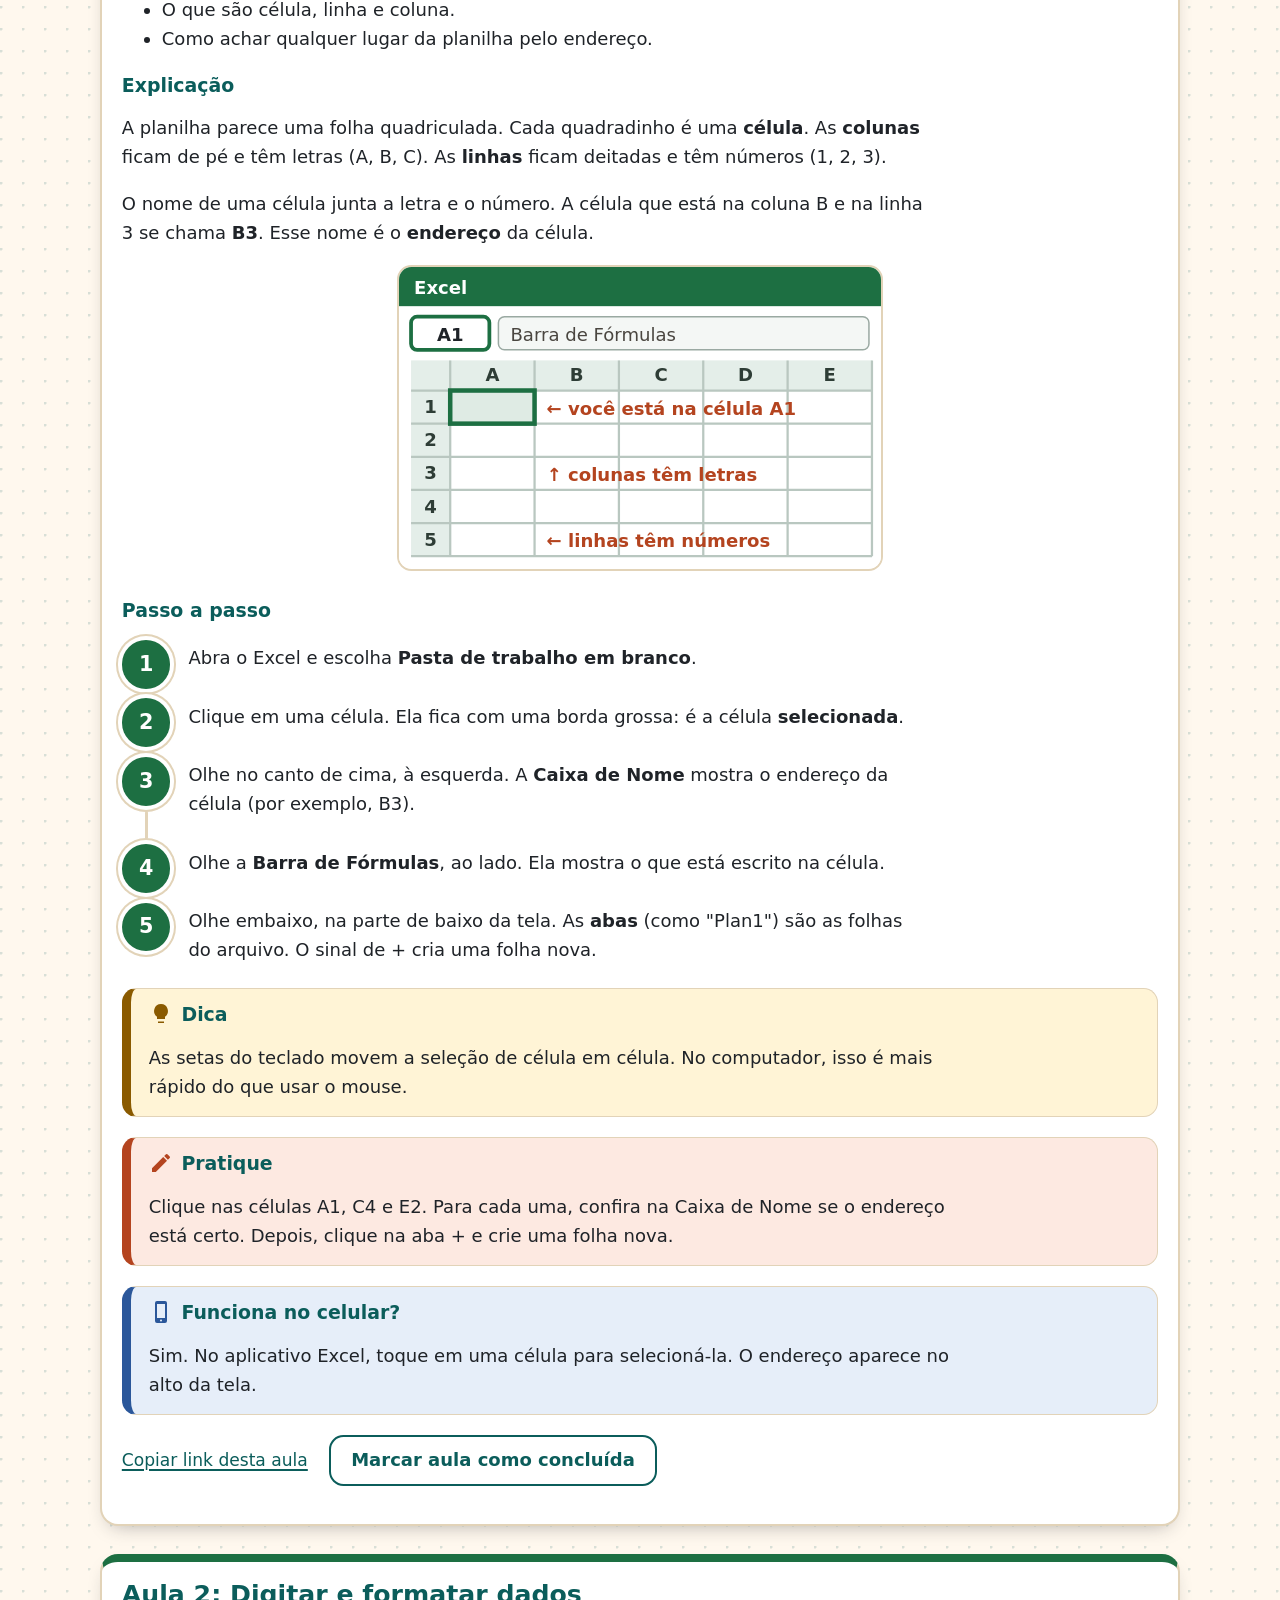
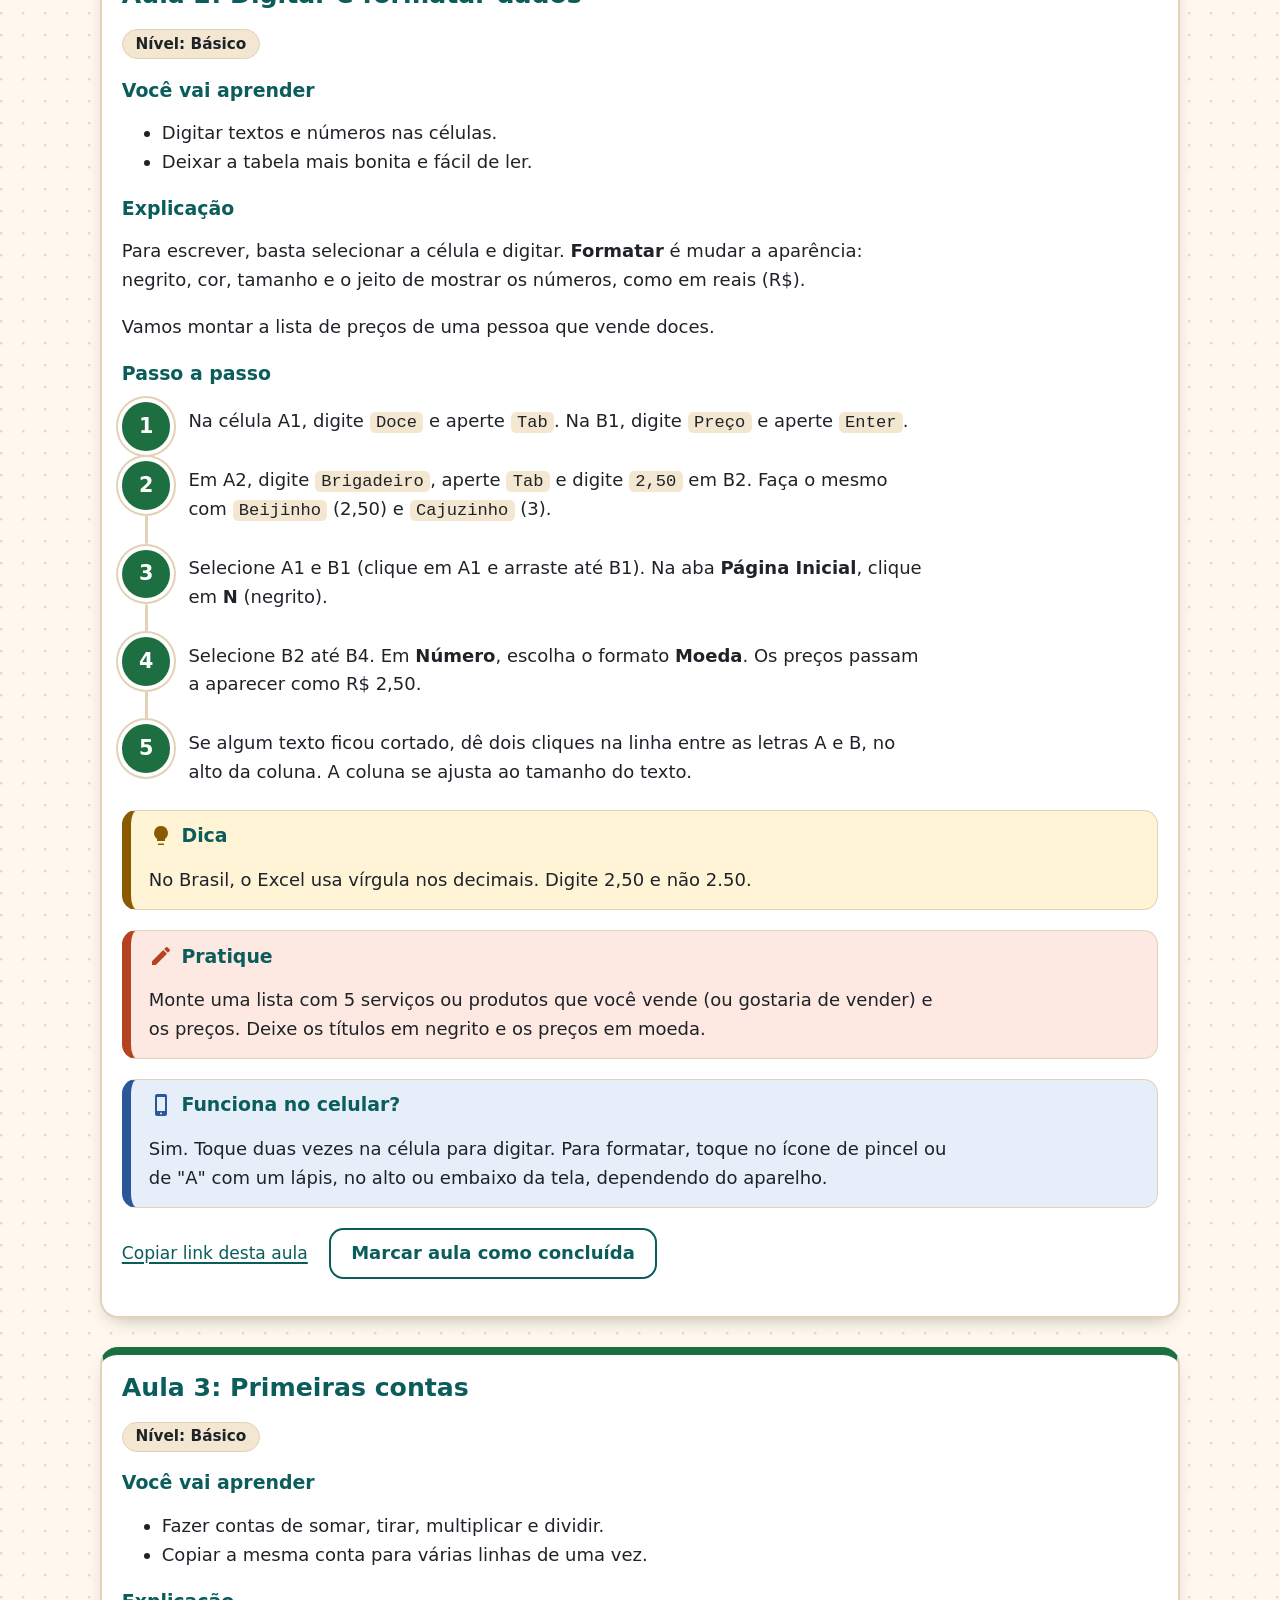
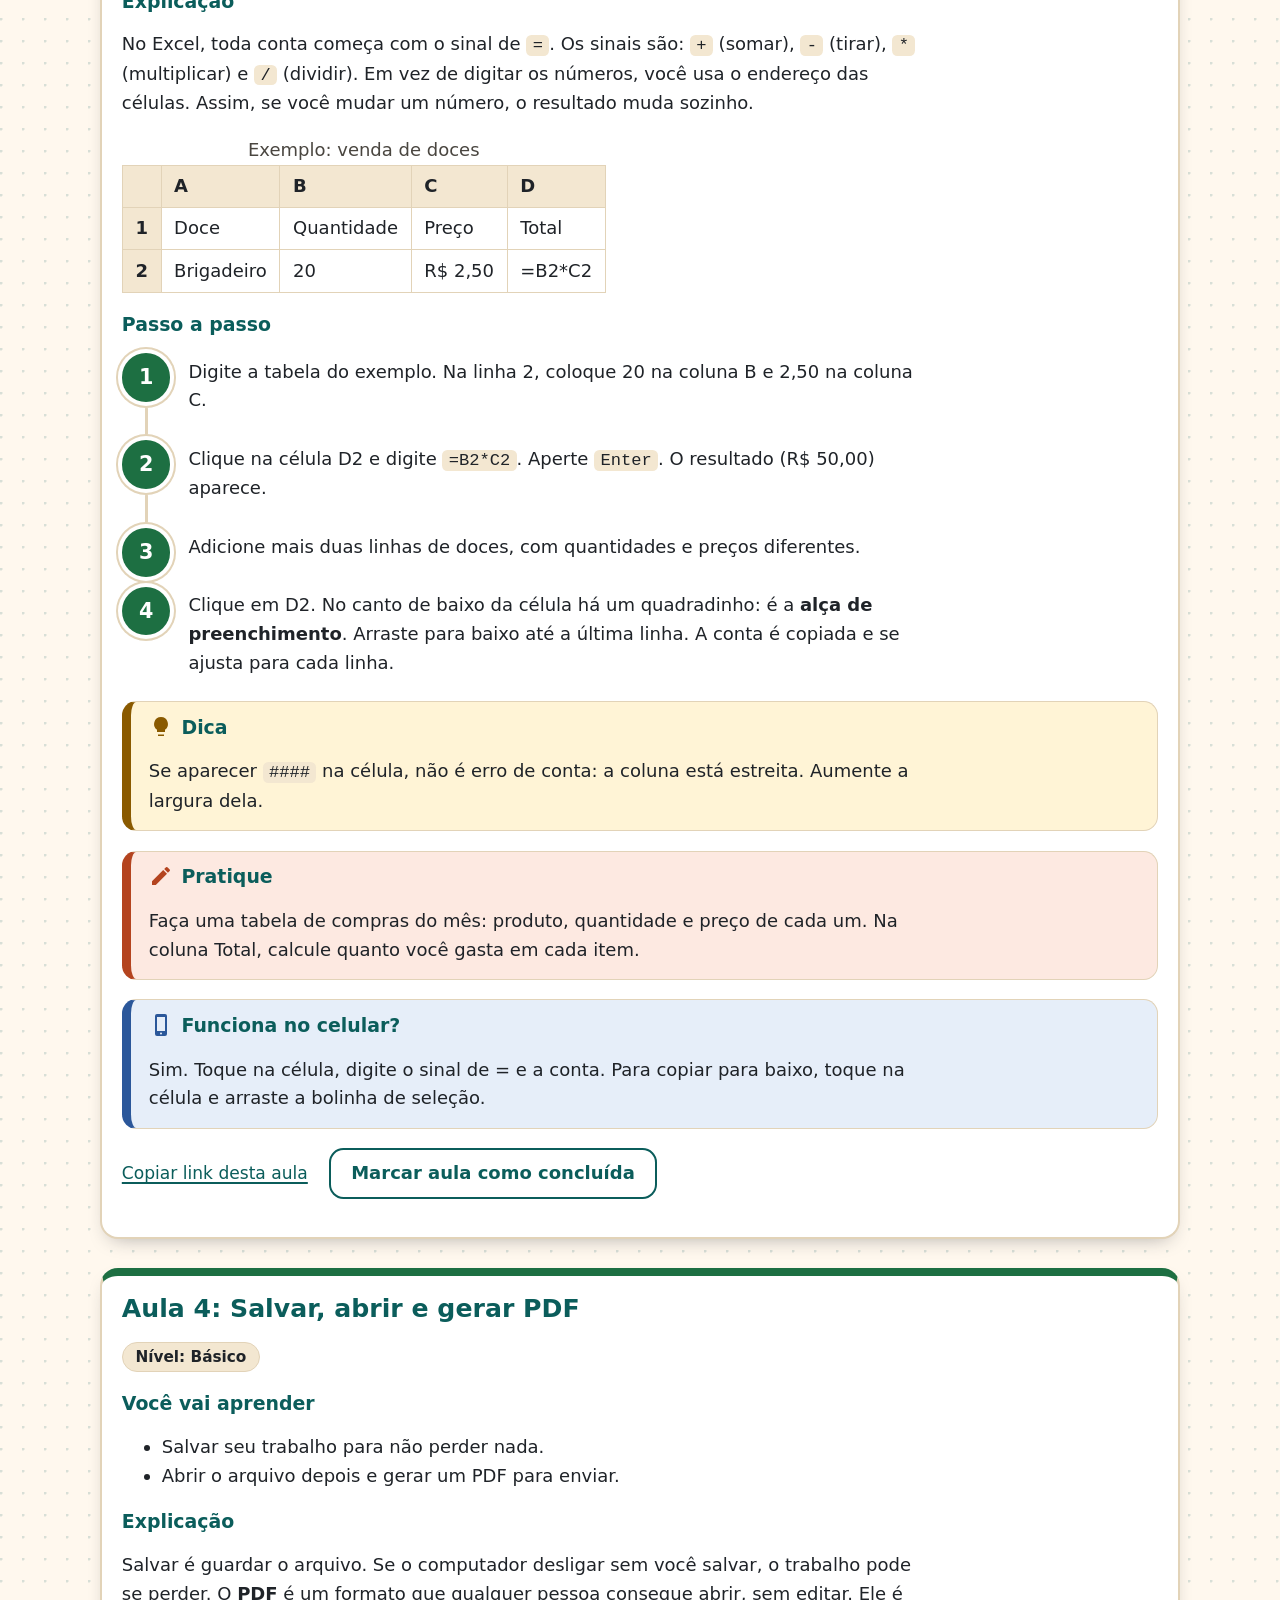
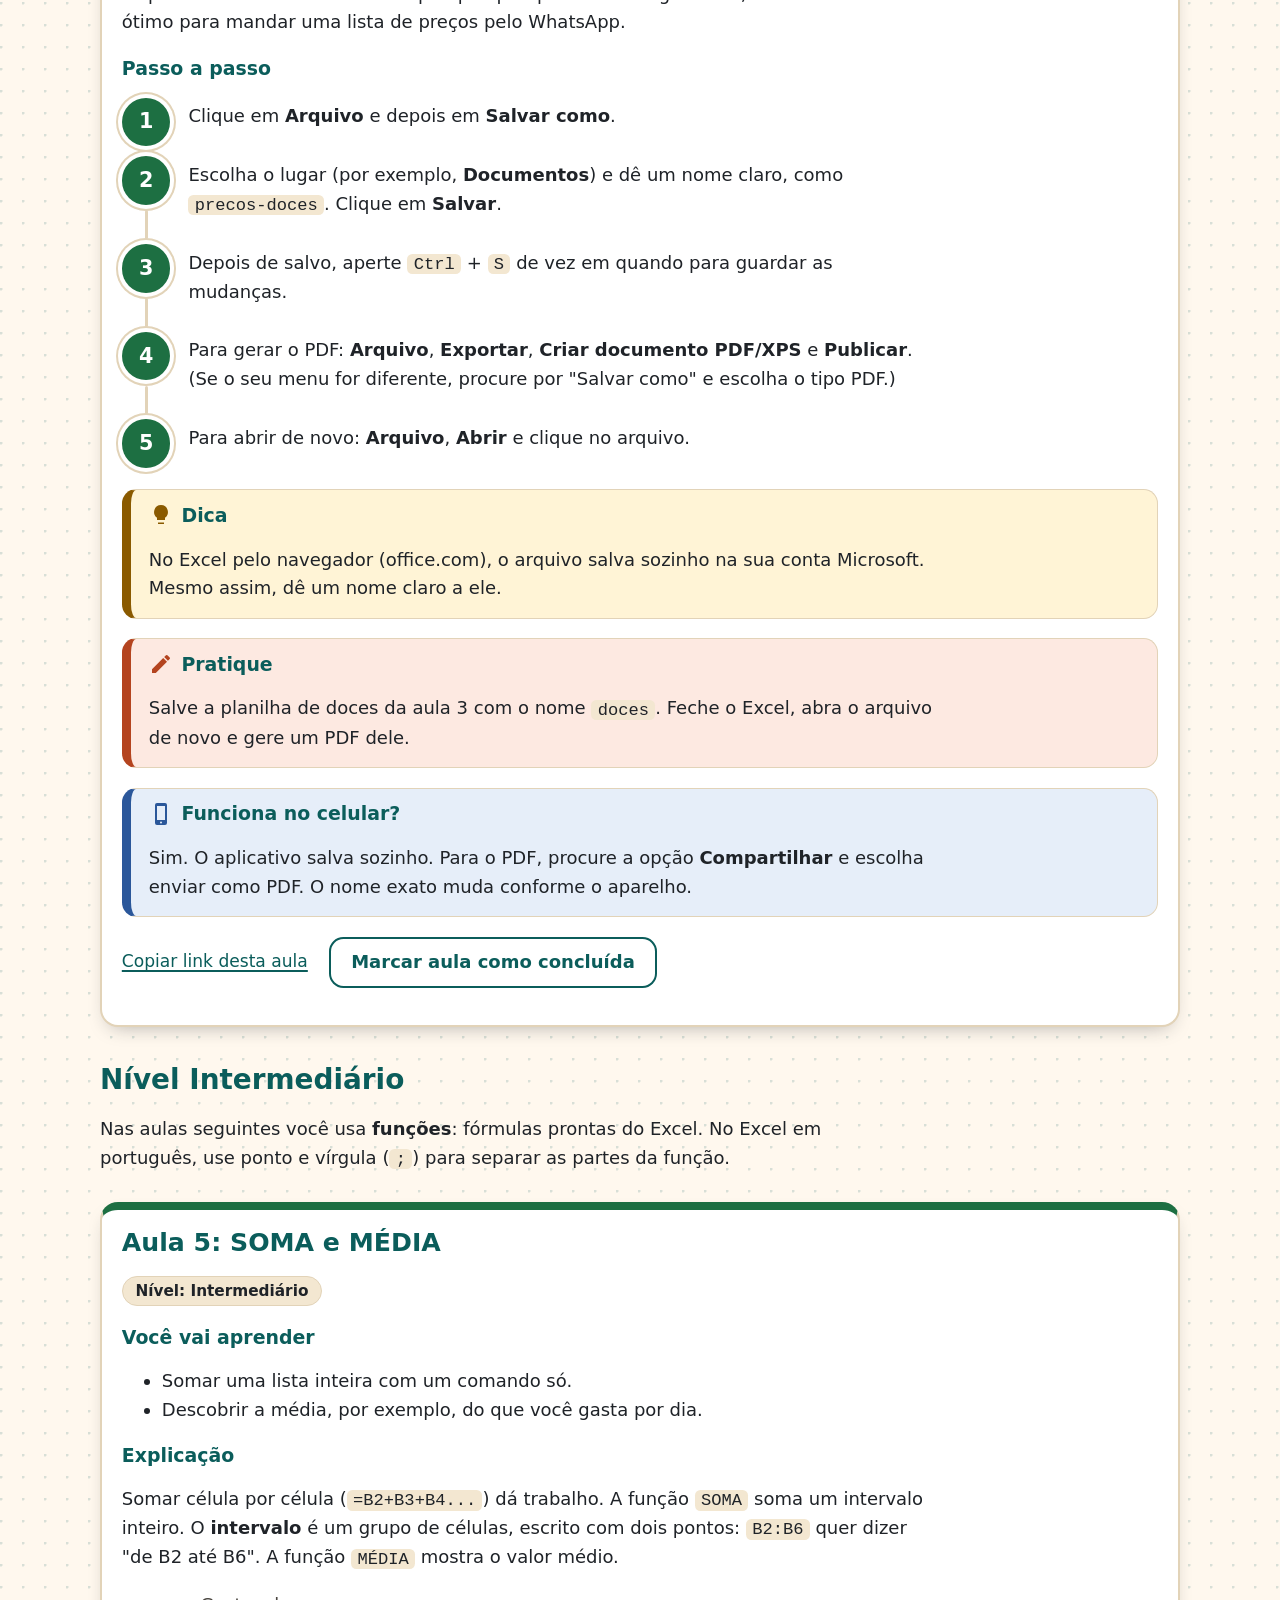
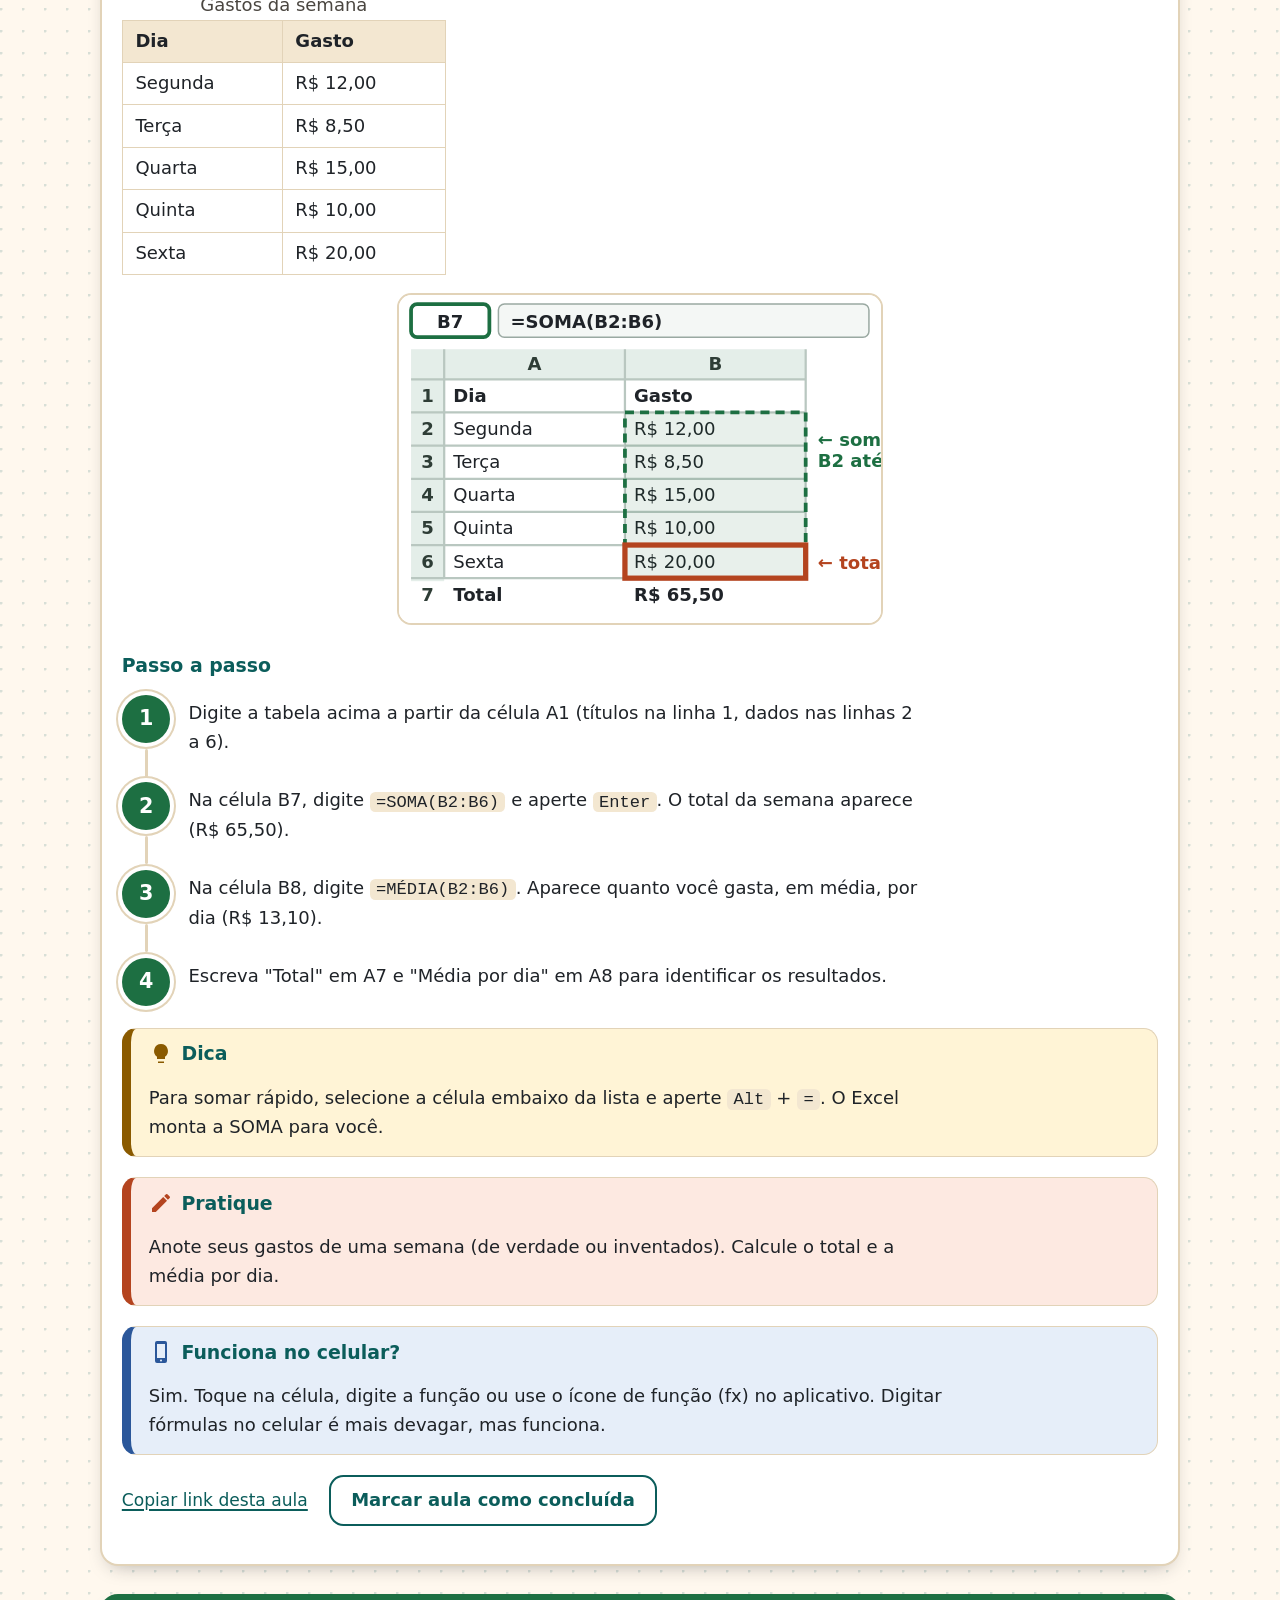
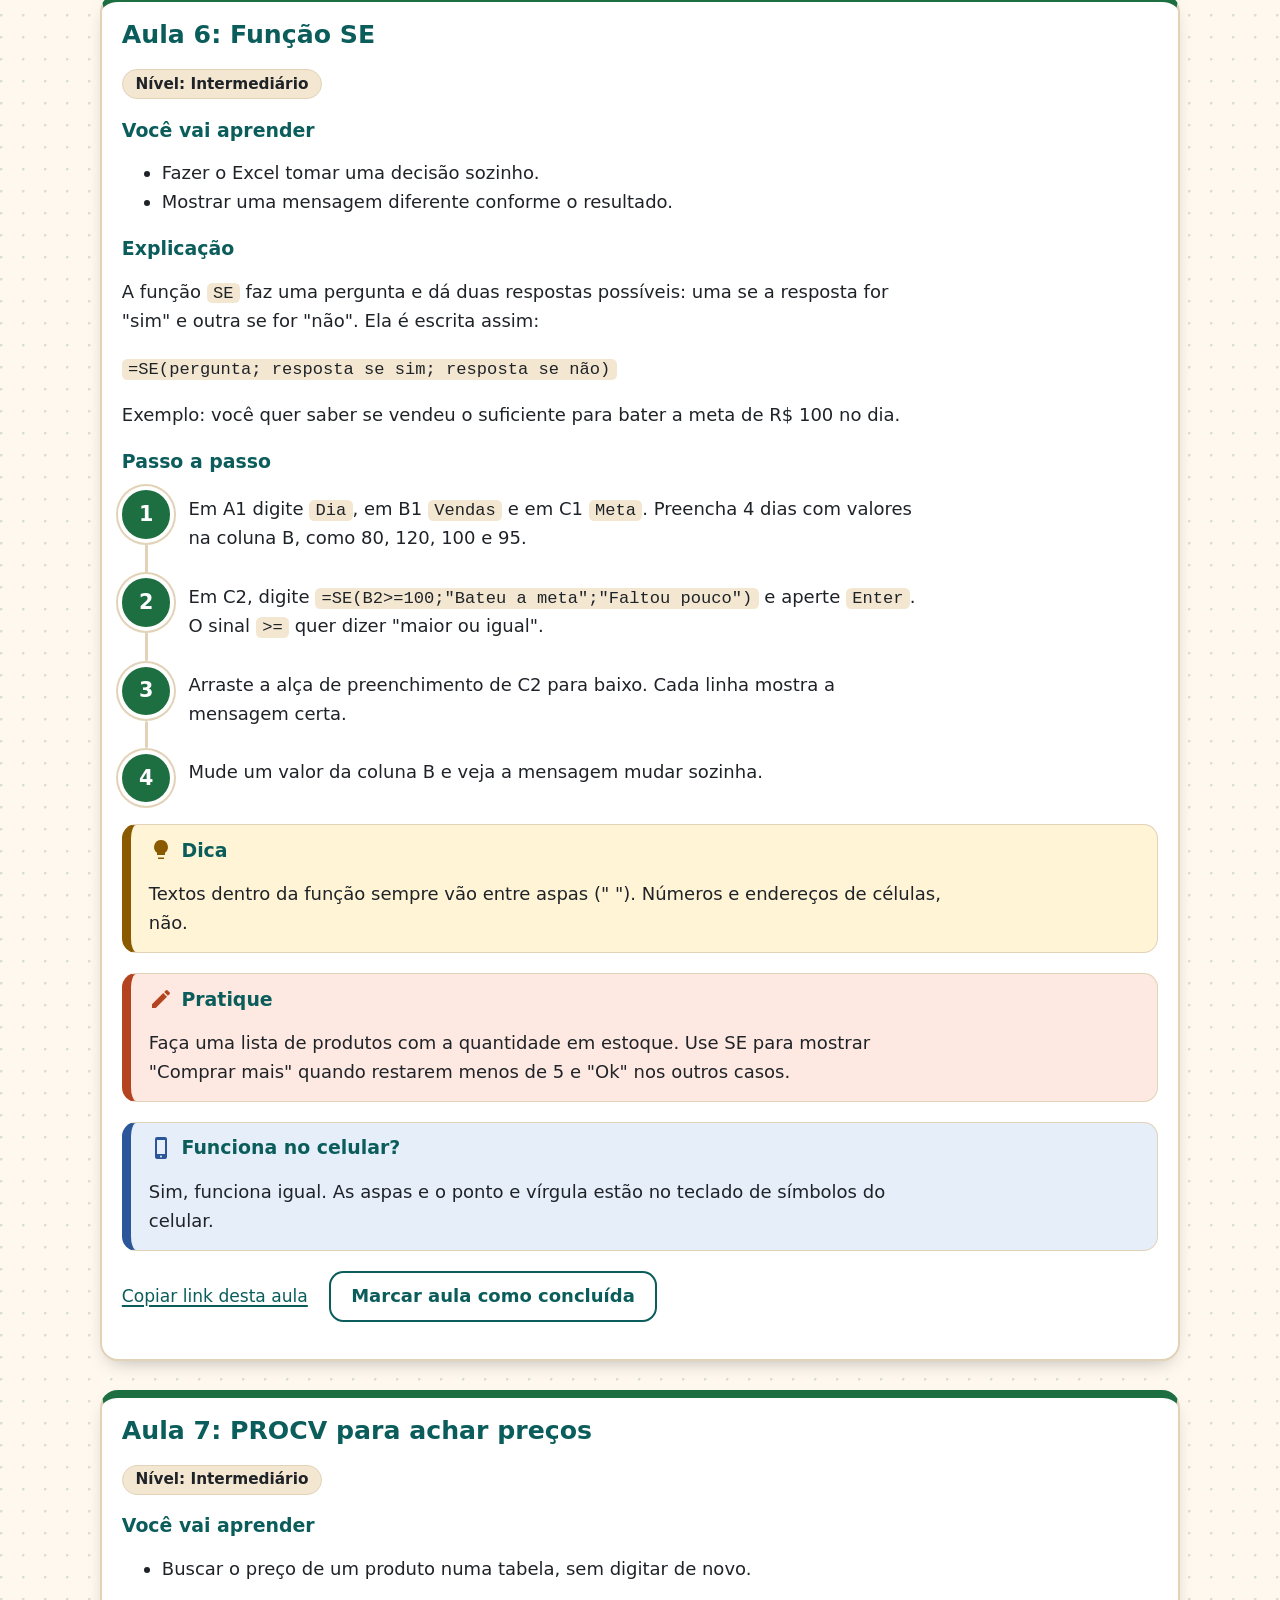
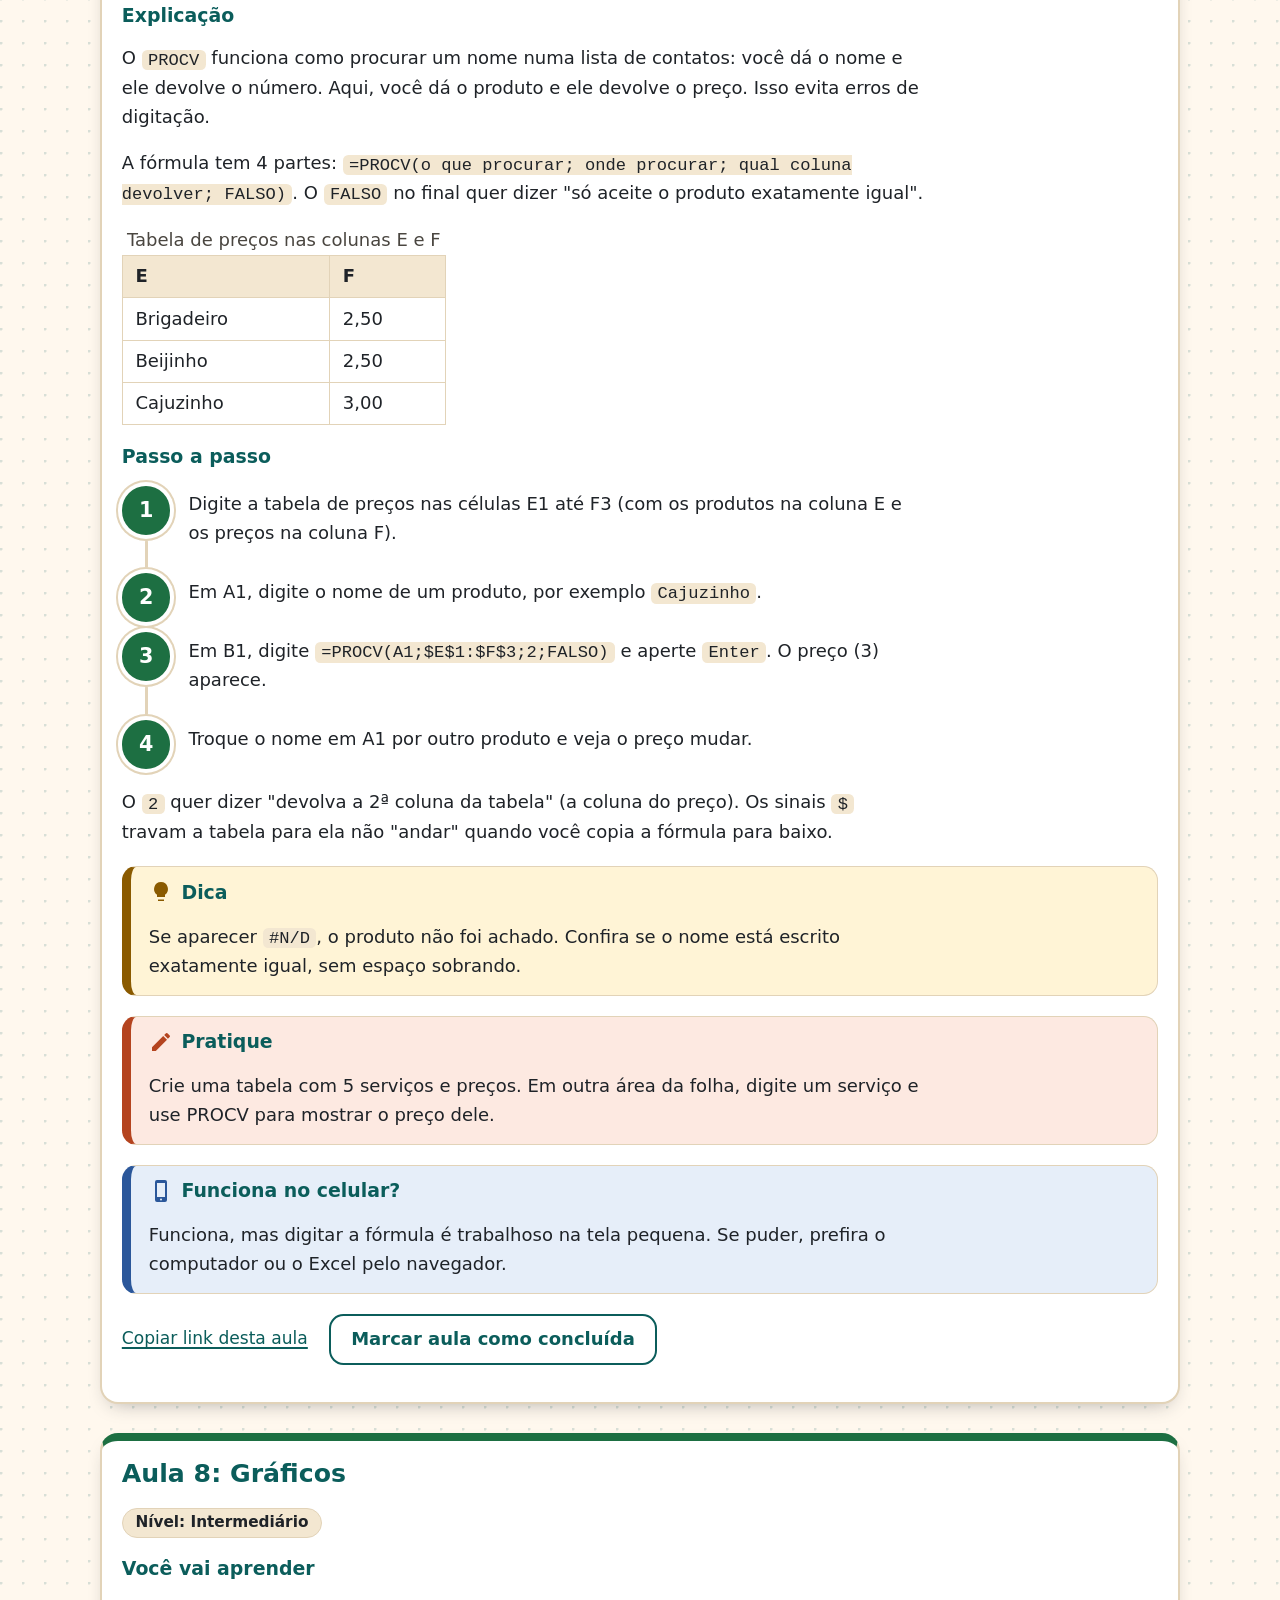
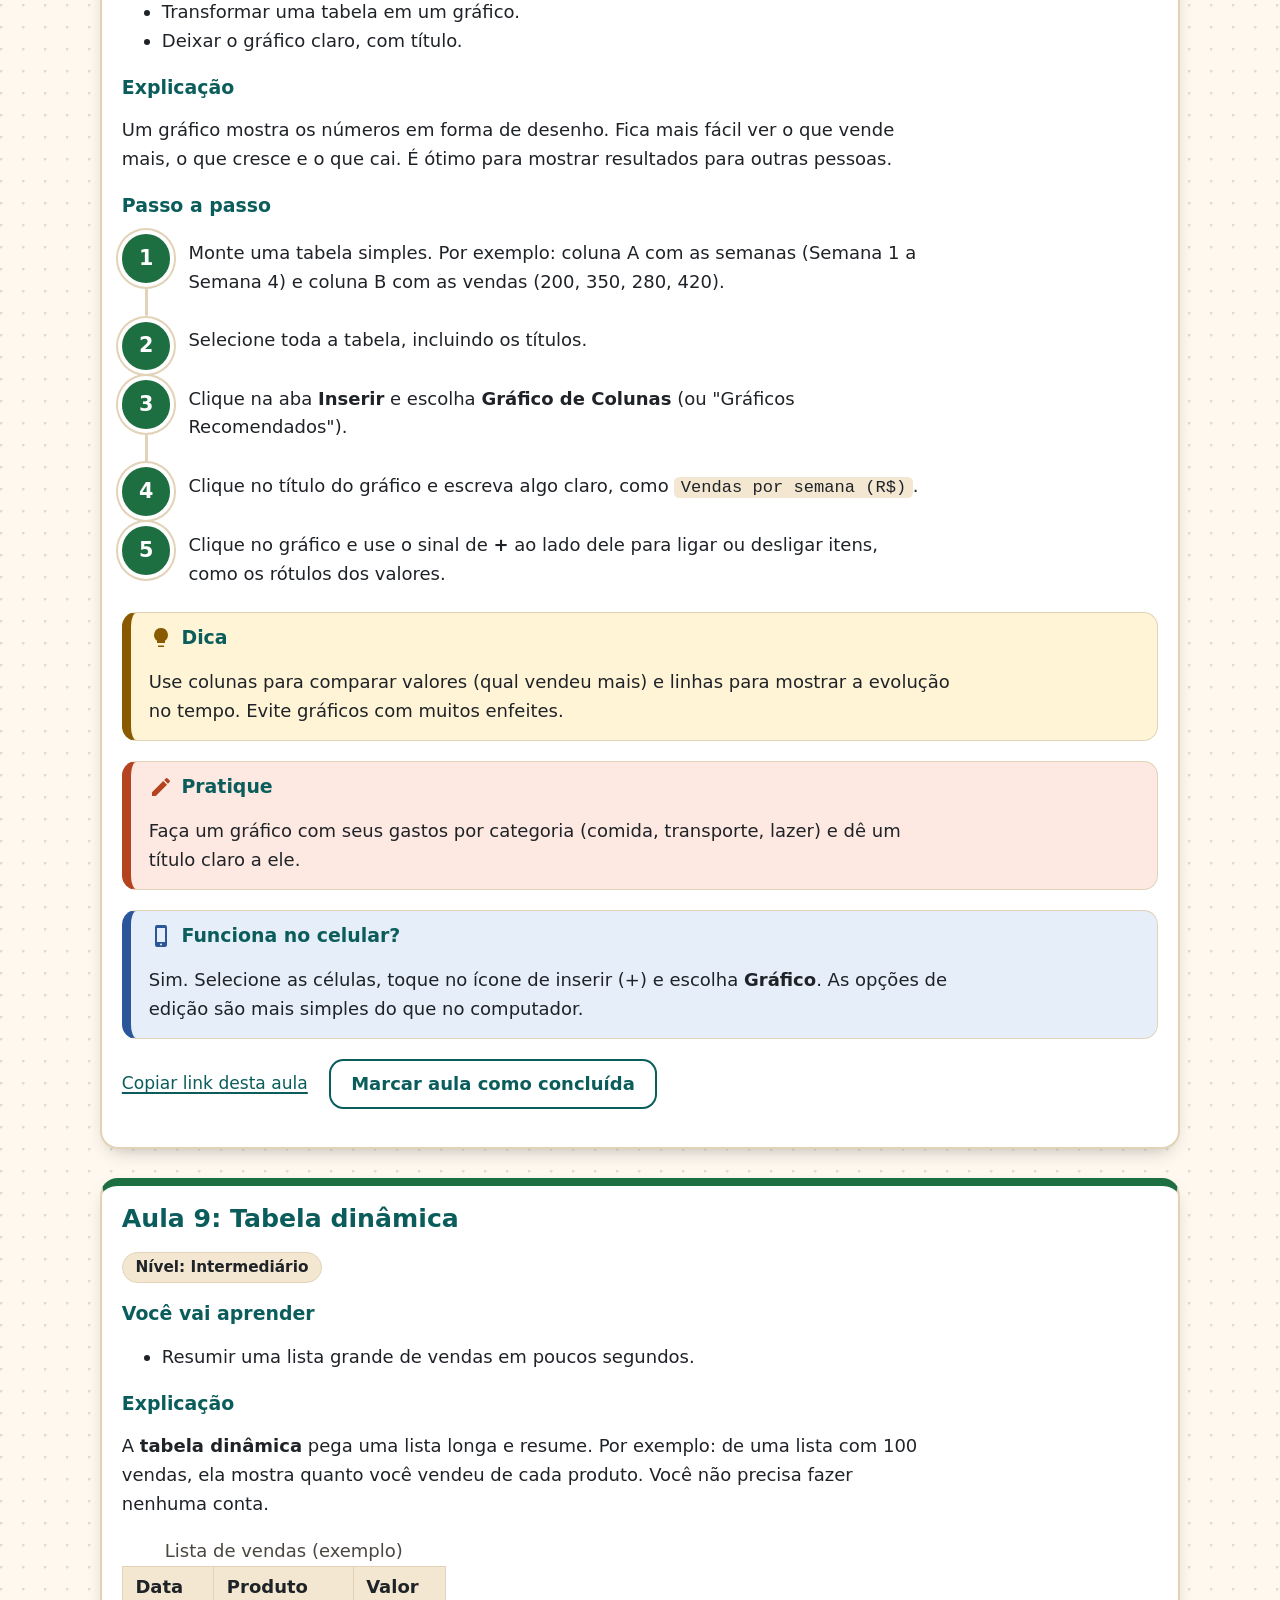
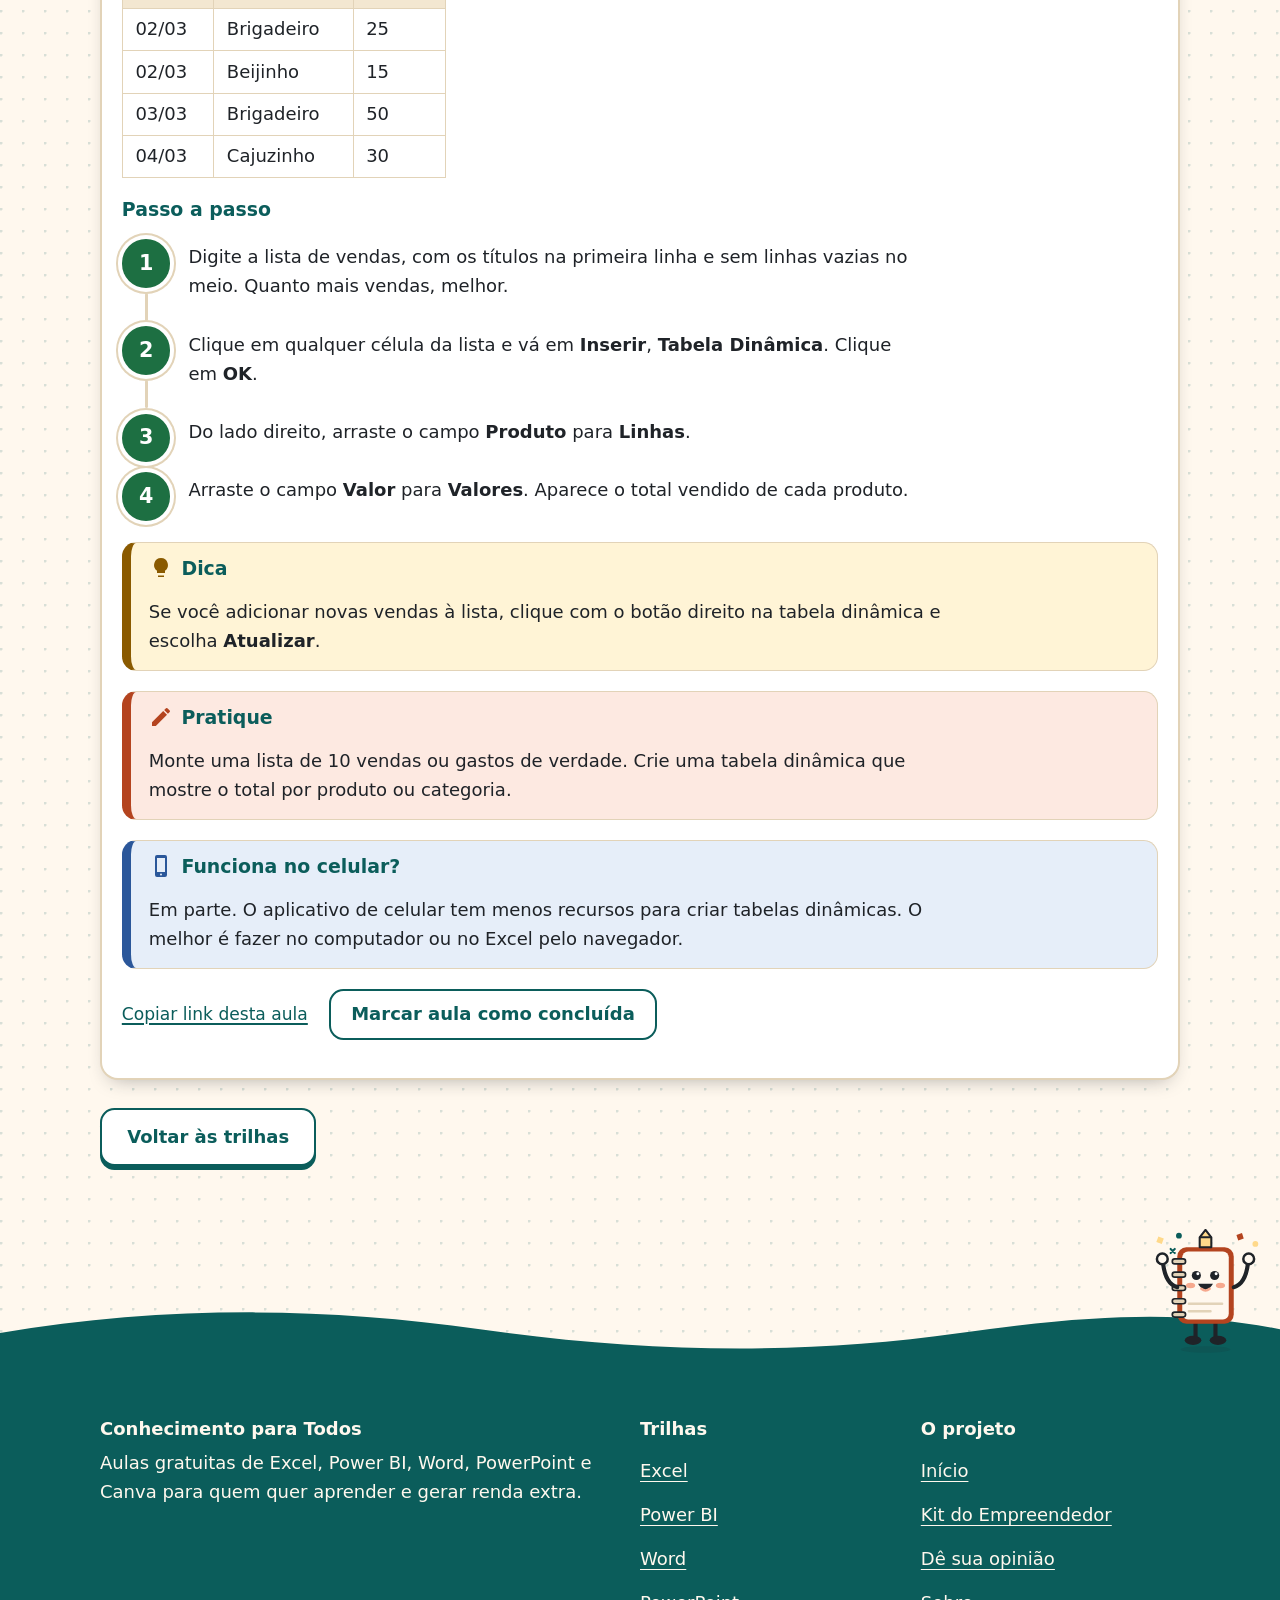
<file: excel.html>
﻿<!DOCTYPE html>
<html lang="pt-BR">
<head>
<meta charset="utf-8">
<meta name="viewport" content="width=device-width, initial-scale=1">
<link rel="icon" href="data:image/svg+xml,%3Csvg xmlns='http://www.w3.org/2000/svg' viewBox='0 0 100 100'%3E%3Ctext y='.9em' font-size='90'%3E%F0%9F%93%92%3C/text%3E%3C/svg%3E">
<link rel="stylesheet" href="css/style.css">
<script src="js/main.js"></script>
<title>Excel: aulas grátis do básico ao intermediário | Conhecimento para Todos</title>
<meta name="description" content="9 aulas gratuitas de Excel em linguagem simples: da tela inicial até SOMA, SE, PROCV, gráficos e tabela dinâmica, com exemplos de renda extra.">
</head>
<body>
<svg width="0" height="0" style="position:absolute" aria-hidden="true" focusable="false"><defs>
<g id="m-corpo"><ellipse cx="62" cy="145" rx="30" ry="4" fill="#1F2328" opacity=".12"/>
<path d="M50 112v20M74 112v20" stroke="#1F2328" stroke-width="5" stroke-linecap="round"/><ellipse cx="47" cy="134" rx="10" ry="5.500" fill="#1F2328"/><ellipse cx="77" cy="134" rx="10" ry="5.500" fill="#1F2328"/>
<rect x="28" y="22" width="68" height="92" rx="11" fill="#B4441F"/><rect x="34" y="27" width="56" height="82" rx="7" fill="#FFF8EE"/>
<g fill="#E2D3B8" stroke="#1F2328" stroke-width="2"><rect x="22" y="36" width="16" height="6" rx="3"/><rect x="22" y="52" width="16" height="6" rx="3"/><rect x="22" y="68" width="16" height="6" rx="3"/><rect x="22" y="84" width="16" height="6" rx="3"/><rect x="22" y="100" width="16" height="6" rx="3"/></g>
<circle cx="51" cy="56" r="5.500" fill="#1F2328"/><circle cx="73" cy="56" r="5.500" fill="#1F2328"/><circle cx="52.800" cy="54" r="1.800" fill="#fff"/><circle cx="74.800" cy="54" r="1.800" fill="#fff"/>
<ellipse cx="44" cy="68" rx="5.500" ry="3.200" fill="#F6A98E"/><ellipse cx="80" cy="68" rx="5.500" ry="3.200" fill="#F6A98E"/>
<path d="M42 90h40M42 99h26" stroke="#E2D3B8" stroke-width="3" stroke-linecap="round"/>
<path d="M55 22V10l7-9 7 9v12z" fill="#FFD98A" stroke="#1F2328" stroke-width="2.500" stroke-linejoin="round"/><path d="M55 10h14" stroke="#1F2328" stroke-width="2.500"/></g>
<symbol id="mascote-acena" viewBox="0 0 130 150"><use href="#m-corpo"/><path d="M54 68q8 9 16 0" stroke="#1F2328" stroke-width="3" fill="none" stroke-linecap="round"/>
<path d="M28 76q-14 6-16 22" stroke="#1F2328" stroke-width="5" fill="none" stroke-linecap="round"/><circle cx="11" cy="101" r="6.500" fill="#FFF8EE" stroke="#1F2328" stroke-width="3"/>
<g class="braco-acena"><path d="M96 70q16-4 20-26" stroke="#1F2328" stroke-width="5" fill="none" stroke-linecap="round"/><circle cx="117" cy="38" r="6.500" fill="#FFF8EE" stroke="#1F2328" stroke-width="3"/></g></symbol>
<symbol id="mascote-aponta" viewBox="0 0 130 150"><use href="#m-corpo"/><path d="M54 68q8 9 16 0" stroke="#1F2328" stroke-width="3" fill="none" stroke-linecap="round"/>
<path d="M28 76q-14 6-16 22" stroke="#1F2328" stroke-width="5" fill="none" stroke-linecap="round"/><circle cx="11" cy="101" r="6.500" fill="#FFF8EE" stroke="#1F2328" stroke-width="3"/>
<path d="M96 78q14 0 18-4" stroke="#1F2328" stroke-width="5" fill="none" stroke-linecap="round"/><path d="M114 68l13 6-13 6z" fill="#FFF8EE" stroke="#1F2328" stroke-width="3" stroke-linejoin="round"/></symbol>
<symbol id="mascote-comemora" viewBox="0 0 130 150"><use href="#m-corpo"/><path d="M53 66q9 15 18 0z" fill="#1F2328"/><path d="M57 72q5 4 10 0" stroke="#F6A98E" stroke-width="3" fill="none" stroke-linecap="round"/>
<path d="M28 70q-14-4-17-28" stroke="#1F2328" stroke-width="5" fill="none" stroke-linecap="round"/><circle cx="10" cy="36" r="6.500" fill="#FFF8EE" stroke="#1F2328" stroke-width="3"/><path d="M96 70q14-4 17-28" stroke="#1F2328" stroke-width="5" fill="none" stroke-linecap="round"/><circle cx="114" cy="36" r="6.500" fill="#FFF8EE" stroke="#1F2328" stroke-width="3"/>
<rect x="4" y="10" width="7" height="7" fill="#FFD98A" transform="rotate(20 7 13)"/><circle cx="30" cy="8" r="3.500" fill="#0B5D5B"/><rect x="100" y="6" width="7" height="7" fill="#B4441F" transform="rotate(-18 103 9)"/><circle cx="122" cy="18" r="3.500" fill="#FFD98A"/><path d="M20 24l5 5M25 24l-5 5" stroke="#0B5D5B" stroke-width="2.500" stroke-linecap="round"/></symbol>
<symbol id="onda" viewBox="0 0 1440 48" preserveAspectRatio="none"><path d="M0 24C180 -4 360 -4 540 20s360 28 540 4 270-20 360-4V48H0z"/></symbol>
<symbol id="blob" viewBox="0 0 200 200"><path d="M44 22c30-24 84-12 118 14s30 70 8 104-72 44-112 28S-8 128 6 84C14 58 24 38 44 22z"/></symbol>
<symbol id="seta" viewBox="0 0 24 40"><path d="M12 3v28M4 24l8 10 8-10" fill="none" stroke="currentColor" stroke-width="4" stroke-linecap="round" stroke-linejoin="round"/></symbol>
<symbol id="ferr-excel" viewBox="0 0 64 64"><rect x="6" y="6" width="52" height="52" rx="10" fill="#fff"/><rect x="6" y="6" width="52" height="16" rx="10" style="fill:var(--c)"/><rect x="6" y="14" width="52" height="8" style="fill:var(--c)"/><path d="M24 22v36M42 22v36M6 35h52M6 47h52" fill="none" style="stroke:var(--c)" stroke-width="2.500" opacity=".55"/><rect x="24" y="35" width="18" height="12" style="fill:var(--c)" opacity=".3"/><path d="M13 10l7 8M20 10l-7 8" stroke="#fff" stroke-width="3.500" stroke-linecap="round"/></symbol>
<symbol id="ferr-powerbi" viewBox="0 0 64 64"><rect x="6" y="6" width="52" height="52" rx="10" fill="#fff"/><rect x="14" y="36" width="9" height="16" rx="2" style="fill:var(--c)" opacity=".45"/><rect x="27" y="26" width="9" height="26" rx="2" style="fill:var(--c)" opacity=".72"/><rect x="40" y="14" width="9" height="38" rx="2" style="fill:var(--c)"/><path d="M10 55h44" style="stroke:var(--c)" stroke-width="2.500" stroke-linecap="round"/></symbol>
<symbol id="ferr-word" viewBox="0 0 64 64"><rect x="6" y="6" width="52" height="52" rx="10" fill="#fff"/><path d="M13 14l5 18 6-14 6 14 5-18" fill="none" style="stroke:var(--c)" stroke-width="4.500" stroke-linecap="round" stroke-linejoin="round" transform="translate(0 0)"/><path d="M13 43h38M13 51h26" style="stroke:var(--c)" stroke-width="3" stroke-linecap="round" opacity=".55"/></symbol>
<symbol id="ferr-powerpoint" viewBox="0 0 64 64"><rect x="6" y="6" width="52" height="52" rx="10" fill="#fff"/><rect x="12" y="13" width="40" height="28" rx="4" fill="none" style="stroke:var(--c)" stroke-width="3"/><circle cx="26" cy="27" r="8" fill="none" style="stroke:var(--c)" stroke-width="2.500" opacity=".5"/><path d="M26 27V19a8 8 0 0 1 8 8z" style="fill:var(--c)"/><path d="M38 23h9M38 30h9" style="stroke:var(--c)" stroke-width="3" stroke-linecap="round"/><path d="M32 41v9M23 52h18" style="stroke:var(--c)" stroke-width="3" stroke-linecap="round"/></symbol>
<symbol id="ferr-canva" viewBox="0 0 64 64"><rect x="6" y="6" width="52" height="52" rx="10" fill="#fff"/><circle cx="24" cy="25" r="10" style="fill:var(--c)"/><rect x="31" y="27" width="20" height="20" rx="5" style="fill:var(--c)" opacity=".5" transform="rotate(12 41 37)"/><path d="M12 51c6-9 10 4 16-4s10 4 22-4" fill="none" style="stroke:var(--c)" stroke-width="3" stroke-linecap="round"/></symbol>
<symbol id="perfil-doces" viewBox="0 0 64 64"><path d="M16 34h32l-5 20H21z" fill="#E8A33A" stroke="#1F2328" stroke-width="2.500" stroke-linejoin="round"/><path d="M26 36l2 16M32 36v16M38 36l-2 16" stroke="#1F2328" stroke-width="2" opacity=".4"/><circle cx="32" cy="27" r="15" fill="#6B3E26" stroke="#1F2328" stroke-width="2.500"/><g fill="#FFD98A"><rect x="24" y="19" width="5" height="2.500" rx="1" transform="rotate(30 26 20)"/><rect x="34" y="16" width="5" height="2.500" rx="1" transform="rotate(-25 36 17)"/><rect x="30" y="27" width="5" height="2.500" rx="1" transform="rotate(70 32 28)"/><rect x="22" y="29" width="5" height="2.500" rx="1" transform="rotate(-40 24 30)"/><rect x="38" y="28" width="5" height="2.500" rx="1" transform="rotate(20 40 29)"/></g></symbol>
<symbol id="perfil-unhas" viewBox="0 0 64 64"><rect x="22" y="28" width="22" height="28" rx="6" fill="#B4441F" stroke="#1F2328" stroke-width="2.500"/><rect x="28" y="20" width="10" height="9" fill="#1F2328"/><rect x="29" y="6" width="8" height="15" rx="3" fill="#0B5D5B" stroke="#1F2328" stroke-width="2.500"/><path d="M28 36v14" stroke="#fff" stroke-width="3" stroke-linecap="round" opacity=".5"/><path d="M52 14l2 5 5 2-5 2-2 5-2-5-5-2 5-2z" fill="#FFD98A"/></symbol>
<symbol id="perfil-celular" viewBox="0 0 64 64"><rect x="18" y="6" width="26" height="50" rx="6" fill="#1F2328"/><rect x="22" y="12" width="18" height="36" rx="2" fill="#fff"/><path d="M24 18l6 8-4 6 8 8" stroke="#8A8A8A" stroke-width="1.800" fill="none"/><circle cx="31" cy="52" r="1.800" fill="#fff"/><circle cx="46" cy="40" r="6" fill="none" stroke="#B4441F" stroke-width="4"/><path d="M50 44l8 8" stroke="#B4441F" stroke-width="5" stroke-linecap="round"/></symbol>
<symbol id="perfil-emprego" viewBox="0 0 64 64"><path d="M23 22v-5a3 3 0 0 1 3-3h12a3 3 0 0 1 3 3v5" fill="none" stroke="#1F2328" stroke-width="3.500"/><rect x="9" y="22" width="46" height="31" rx="5" fill="#0B5D5B" stroke="#1F2328" stroke-width="2.500"/><path d="M9 34h46" stroke="#1F2328" stroke-width="2.500"/><rect x="28" y="30" width="8" height="9" rx="2" fill="#FFD98A" stroke="#1F2328" stroke-width="2.500"/></symbol>
<symbol id="passo-trilha" viewBox="0 0 64 64"><rect x="30" y="8" width="5" height="50" rx="2" fill="#1F2328"/><path d="M10 14h34l7 8-7 8H10z" fill="#0B5D5B" stroke="#1F2328" stroke-width="2.500" stroke-linejoin="round"/><path d="M54 36H20l-7 8 7 8h34z" fill="#B4441F" stroke="#1F2328" stroke-width="2.500" stroke-linejoin="round"/></symbol>
<symbol id="passo-aula" viewBox="0 0 64 64"><path d="M6 14c9-4 18-3 26 3v38c-8-6-17-7-26-3z" fill="#fff" stroke="#0B5D5B" stroke-width="3" stroke-linejoin="round"/><path d="M58 14c-9-4-18-3-26 3v38c8-6 17-7 26-3z" fill="#fff" stroke="#0B5D5B" stroke-width="3" stroke-linejoin="round"/><path d="M13 24c5-1 10 0 14 2M13 32c5-1 10 0 14 2M37 26c4-2 9-3 14-2M37 34c4-2 9-3 14-2" stroke="#E2D3B8" stroke-width="3" stroke-linecap="round"/></symbol>
<symbol id="passo-pratica" viewBox="0 0 64 64"><path d="M10 54l4-13L40 15l9 9-26 26z" fill="#FFD98A" stroke="#1F2328" stroke-width="2.500" stroke-linejoin="round"/><path d="M10 54l4-13 9 9z" fill="#1F2328"/><path d="M40 15l5-5a3 3 0 0 1 4 0l5 5a3 3 0 0 1 0 4l-5 5z" fill="#B4441F" stroke="#1F2328" stroke-width="2.500" stroke-linejoin="round"/><circle cx="48" cy="50" r="10" fill="#0B5D5B"/><path d="M43 50l4 4 7-8" fill="none" stroke="#fff" stroke-width="3.500" stroke-linecap="round" stroke-linejoin="round"/></symbol>
<symbol id="i-baixar" viewBox="0 0 24 24"><path d="M12 3v12M6.500 10.500L12 16l5.500-5.500M4 20h16" fill="none" stroke="currentColor" stroke-width="2.600" stroke-linecap="round" stroke-linejoin="round"/></symbol>
</defs></svg>
<a class="pular" href="#conteudo">Pular para o conteúdo</a>
<header class="topo">
  <div class="wrap topo-in">
    <a class="logo" href="index.html" aria-label="Conhecimento para Todos, página inicial">
      <svg width="40" height="40" viewBox="0 0 36 36" aria-hidden="true"><rect class="a" width="36" height="36" rx="9"/><path class="b" d="M7 11h8.5c1.6 0 2.5.9 2.5 2.4V27c0-1.2-.9-1.9-2.4-1.9H7zM29 11h-8.5C18.9 11 18 11.9 18 13.4V27c0-1.2.9-1.9 2.4-1.9H29z"/></svg>
      <span>Conhecimento <b>para Todos</b></span>
    </a>
    <button type="button" class="menu-btn" aria-expanded="false" aria-controls="menu">Menu</button>
    <div class="ajustes" role="group" aria-label="Ajustes de leitura">
      <button type="button" data-fonte="-" aria-label="Diminuir o tamanho da letra">A−</button>
      <button type="button" data-fonte="+" aria-label="Aumentar o tamanho da letra">A+</button>
      <button type="button" data-contraste aria-pressed="false">Alto contraste</button>
    </div>
    <nav id="menu" class="menu" aria-label="Principal">
      <ul>
        <li><a href="index.html">Início</a></li>
        <li><a href="trilhas.html" aria-current="page">Trilhas</a></li>
        <li><a href="kit-empreendedor.html">Kit do Empreendedor</a></li>
        <li><a href="feedback.html">Feedback</a></li>
        <li><a href="sobre.html">Sobre</a></li>
      </ul>
    </nav>
  </div>
</header>
<main id="conteudo" class="ferr excel" data-ferr="excel">
  <section class="capa ferr excel">
    <div class="wrap capa-in">
      <div class="capa-texto">
        <span class="adesivo">9 aulas · Básico e Intermediário</span>
        <h1>Excel: aulas grátis</h1>
        <p class="lead">O Excel é um programa de planilhas. Com ele você organiza gastos, vendas e preços e faz as contas sem usar calculadora.</p>
  <p>Para usar de graça: abra <strong>office.com</strong> no navegador, entre com uma conta Microsoft e escolha Excel. No celular, instale o aplicativo Excel.</p>
      </div>
      <div class="capa-arte"><svg viewBox="0 0 220 180" aria-hidden="true"><circle cx="40" cy="42" r="28" fill="#fff" opacity=".16"/><circle cx="188" cy="142" r="20" fill="#fff" opacity=".2"/>
<path d="M14 158q10-14 20 0t20 0" fill="none" stroke="#fff" stroke-width="4" stroke-linecap="round" opacity=".6"/>
<g class="flutua"><use href="#ferr-excel" x="40" y="20" width="132" height="132" transform="rotate(-6 106 86)"/></g>
<path d="M176 24l4 9 9 4-9 4-4 9-4-9-9-4 9-4z" fill="#FFD98A"/><path d="M30 104l3 7 7 3-7 3-3 7-3-7-7-3 7-3z" fill="#FFD98A" opacity=".85"/></svg></div>
    </div>
    <svg class="onda-b" viewBox="0 0 1440 48" preserveAspectRatio="none" aria-hidden="true"><use href="#onda"/></svg>
  </section>
  <div class="wrap conteudo">
    <nav class="trilha" aria-label="Aulas de Excel">
      <h2>Sua trilha de aulas</h2>
    <p class="trilha-nivel"><span class="etiqueta lv-b">Nível Básico</span></p>
    <ol class="caminho">
        <li><a href="#excel-tela"><span class="bola" aria-hidden="true">1</span><span class="nome"><span class="sr-only">Aula 1: </span>Conhecendo a tela do Excel</span></a></li>
        <li><a href="#excel-digitar"><span class="bola" aria-hidden="true">2</span><span class="nome"><span class="sr-only">Aula 2: </span>Digitar e formatar dados</span></a></li>
        <li><a href="#excel-contas"><span class="bola" aria-hidden="true">3</span><span class="nome"><span class="sr-only">Aula 3: </span>Primeiras contas</span></a></li>
        <li><a href="#excel-salvar"><span class="bola" aria-hidden="true">4</span><span class="nome"><span class="sr-only">Aula 4: </span>Salvar, abrir e gerar PDF</span></a></li>
    </ol>
    <p class="trilha-nivel"><span class="etiqueta lv-i">Nível Intermediário</span></p>
    <ol class="caminho">
        <li><a href="#excel-soma"><span class="bola" aria-hidden="true">5</span><span class="nome"><span class="sr-only">Aula 5: </span>SOMA e MÉDIA</span></a></li>
        <li><a href="#excel-se"><span class="bola" aria-hidden="true">6</span><span class="nome"><span class="sr-only">Aula 6: </span>Função SE</span></a></li>
        <li><a href="#excel-procv"><span class="bola" aria-hidden="true">7</span><span class="nome"><span class="sr-only">Aula 7: </span>PROCV para achar preços</span></a></li>
        <li><a href="#excel-graficos"><span class="bola" aria-hidden="true">8</span><span class="nome"><span class="sr-only">Aula 8: </span>Gráficos</span></a></li>
        <li><a href="#excel-dinamica"><span class="bola" aria-hidden="true">9</span><span class="nome"><span class="sr-only">Aula 9: </span>Tabela dinâmica</span></a></li>
    </ol>
    </nav>

    <h2>Nível Básico</h2>

  <article class="aula" id="excel-tela">
    <h3>Aula 1: Conhecendo a tela do Excel</h3>
    <p><span class="etiqueta">Nível: Básico</span></p>
    <h4>Você vai aprender</h4>
    <ul>
      <li>O que são célula, linha e coluna.</li>
      <li>Como achar qualquer lugar da planilha pelo endereço.</li>
    </ul>
    <h4>Explicação</h4>
    <p>A planilha parece uma folha quadriculada. Cada quadradinho é uma <strong>célula</strong>. As <strong>colunas</strong> ficam de pé e têm letras (A, B, C). As <strong>linhas</strong> ficam deitadas e têm números (1, 2, 3).</p>
    <p>O nome de uma célula junta a letra e o número. A célula que está na coluna B e na linha 3 se chama <strong>B3</strong>. Esse nome é o <strong>endereço</strong> da célula.</p>
    <figure class="tela"><svg viewBox="0 0 320 200" role="img" aria-label="Desenho da tela do Excel. No alto, a Caixa de Nome mostra A1 e ao lado fica a Barra de Fórmulas. Abaixo, as colunas têm letras (A, B, C) e as linhas têm números (1, 2, 3). A célula A1 está destacada." font-family="system-ui,Segoe UI,Arial,sans-serif"><rect width="320" height="200" fill="#fff"/>
<rect width="320" height="26" fill="#1D6F42"/><text x="10" y="18" font-size="12" font-weight="700" fill="#fff" font-size="13">Excel</text>
<rect x="8" y="33" width="52" height="22" rx="4" fill="#fff" stroke="#1D6F42" stroke-width="2.500"/><text x="34" y="49" font-size="12" font-weight="700" text-anchor="middle" fill="#1F2328" font-size="13">A1</text>
<rect x="66" y="33" width="246" height="22" rx="4" fill="#F4F7F5" stroke="#9AA9A2"/><text x="74" y="49" font-size="12" fill="#4A4640">Barra de Fórmulas</text>
<rect x="34" y="62" width="280" height="20" fill="#E4EEE9"/><rect x="8" y="62" width="26" height="130" fill="#E4EEE9"/>
<path d="M8 82H314M8 104H314M8 126H314M8 148H314M8 170H314M8 192H314M34 62V192M90 62V192M146 62V192M202 62V192M258 62V192M314 62V192" stroke="#B9C7C0" stroke-width="1.500" fill="none"/>
<g font-size="12" font-weight="700" text-anchor="middle" fill="#2E3D36"><text x="62" y="76" font-size="12" >A</text><text x="118" y="76" font-size="12" >B</text><text x="174" y="76" font-size="12" >C</text><text x="230" y="76" font-size="12" >D</text><text x="286" y="76" font-size="12" >E</text></g><g font-size="12" font-weight="700" text-anchor="middle" fill="#2E3D36"><text x="21" y="97" font-size="12" >1</text><text x="21" y="119" font-size="12" >2</text><text x="21" y="141" font-size="12" >3</text><text x="21" y="163" font-size="12" >4</text><text x="21" y="185" font-size="12" >5</text></g>
<rect x="34" y="82" width="56" height="22" fill="#1D6F42" fill-opacity=".14" stroke="#1D6F42" stroke-width="3"/>
<text x="98" y="98" font-size="12" font-weight="700" fill="#B4441F">← você está na célula A1</text><text x="98" y="142" font-size="12" font-weight="700" fill="#B4441F">↑ colunas têm letras</text><text x="98" y="186" font-size="12" font-weight="700" fill="#B4441F">← linhas têm números</text></svg></figure>
    <h4>Passo a passo</h4>
    <ol class="passos">
      <li>Abra o Excel e escolha <strong>Pasta de trabalho em branco</strong>.</li>
      <li>Clique em uma célula. Ela fica com uma borda grossa: é a célula <strong>selecionada</strong>.</li>
      <li>Olhe no canto de cima, à esquerda. A <strong>Caixa de Nome</strong> mostra o endereço da célula (por exemplo, B3).</li>
      <li>Olhe a <strong>Barra de Fórmulas</strong>, ao lado. Ela mostra o que está escrito na célula.</li>
      <li>Olhe embaixo, na parte de baixo da tela. As <strong>abas</strong> (como "Plan1") são as folhas do arquivo. O sinal de + cria uma folha nova.</li>
    </ol>
    <div class="caixa dica"><h4>Dica</h4><p>As setas do teclado movem a seleção de célula em célula. No computador, isso é mais rápido do que usar o mouse.</p></div>
    <div class="caixa pratique"><h4>Pratique</h4><p>Clique nas células A1, C4 e E2. Para cada uma, confira na Caixa de Nome se o endereço está certo. Depois, clique na aba + e crie uma folha nova.</p></div>
    <div class="caixa celular"><h4>Funciona no celular?</h4><p>Sim. No aplicativo Excel, toque em uma célula para selecioná-la. O endereço aparece no alto da tela.</p></div>
    <p><a class="copiar" href="#excel-tela" aria-live="polite">Copiar link desta aula</a></p>
  </article>

  <article class="aula" id="excel-digitar">
    <h3>Aula 2: Digitar e formatar dados</h3>
    <p><span class="etiqueta">Nível: Básico</span></p>
    <h4>Você vai aprender</h4>
    <ul>
      <li>Digitar textos e números nas células.</li>
      <li>Deixar a tabela mais bonita e fácil de ler.</li>
    </ul>
    <h4>Explicação</h4>
    <p>Para escrever, basta selecionar a célula e digitar. <strong>Formatar</strong> é mudar a aparência: negrito, cor, tamanho e o jeito de mostrar os números, como em reais (R$).</p>
    <p>Vamos montar a lista de preços de uma pessoa que vende doces.</p>
    <h4>Passo a passo</h4>
    <ol class="passos">
      <li>Na célula A1, digite <code>Doce</code> e aperte <code>Tab</code>. Na B1, digite <code>Preço</code> e aperte <code>Enter</code>.</li>
      <li>Em A2, digite <code>Brigadeiro</code>, aperte <code>Tab</code> e digite <code>2,50</code> em B2. Faça o mesmo com <code>Beijinho</code> (2,50) e <code>Cajuzinho</code> (3).</li>
      <li>Selecione A1 e B1 (clique em A1 e arraste até B1). Na aba <strong>Página Inicial</strong>, clique em <strong>N</strong> (negrito).</li>
      <li>Selecione B2 até B4. Em <strong>Número</strong>, escolha o formato <strong>Moeda</strong>. Os preços passam a aparecer como R$ 2,50.</li>
      <li>Se algum texto ficou cortado, dê dois cliques na linha entre as letras A e B, no alto da coluna. A coluna se ajusta ao tamanho do texto.</li>
    </ol>
    <div class="caixa dica"><h4>Dica</h4><p>No Brasil, o Excel usa vírgula nos decimais. Digite 2,50 e não 2.50.</p></div>
    <div class="caixa pratique"><h4>Pratique</h4><p>Monte uma lista com 5 serviços ou produtos que você vende (ou gostaria de vender) e os preços. Deixe os títulos em negrito e os preços em moeda.</p></div>
    <div class="caixa celular"><h4>Funciona no celular?</h4><p>Sim. Toque duas vezes na célula para digitar. Para formatar, toque no ícone de pincel ou de "A" com um lápis, no alto ou embaixo da tela, dependendo do aparelho.</p></div>
    <p><a class="copiar" href="#excel-digitar" aria-live="polite">Copiar link desta aula</a></p>
  </article>

  <article class="aula" id="excel-contas">
    <h3>Aula 3: Primeiras contas</h3>
    <p><span class="etiqueta">Nível: Básico</span></p>
    <h4>Você vai aprender</h4>
    <ul>
      <li>Fazer contas de somar, tirar, multiplicar e dividir.</li>
      <li>Copiar a mesma conta para várias linhas de uma vez.</li>
    </ul>
    <h4>Explicação</h4>
    <p>No Excel, toda conta começa com o sinal de <code>=</code>. Os sinais são: <code>+</code> (somar), <code>-</code> (tirar), <code>*</code> (multiplicar) e <code>/</code> (dividir). Em vez de digitar os números, você usa o endereço das células. Assim, se você mudar um número, o resultado muda sozinho.</p>
    <div class="tabela-wrap"><table>
      <caption class="suave">Exemplo: venda de doces</caption>
      <tr><th></th><th>A</th><th>B</th><th>C</th><th>D</th></tr>
      <tr><th>1</th><td>Doce</td><td>Quantidade</td><td>Preço</td><td>Total</td></tr>
      <tr><th>2</th><td>Brigadeiro</td><td>20</td><td>R$ 2,50</td><td>=B2*C2</td></tr>
    </table></div>
    <h4>Passo a passo</h4>
    <ol class="passos">
      <li>Digite a tabela do exemplo. Na linha 2, coloque 20 na coluna B e 2,50 na coluna C.</li>
      <li>Clique na célula D2 e digite <code>=B2*C2</code>. Aperte <code>Enter</code>. O resultado (R$ 50,00) aparece.</li>
      <li>Adicione mais duas linhas de doces, com quantidades e preços diferentes.</li>
      <li>Clique em D2. No canto de baixo da célula há um quadradinho: é a <strong>alça de preenchimento</strong>. Arraste para baixo até a última linha. A conta é copiada e se ajusta para cada linha.</li>
    </ol>
    <div class="caixa dica"><h4>Dica</h4><p>Se aparecer <code>####</code> na célula, não é erro de conta: a coluna está estreita. Aumente a largura dela.</p></div>
    <div class="caixa pratique"><h4>Pratique</h4><p>Faça uma tabela de compras do mês: produto, quantidade e preço de cada um. Na coluna Total, calcule quanto você gasta em cada item.</p></div>
    <div class="caixa celular"><h4>Funciona no celular?</h4><p>Sim. Toque na célula, digite o sinal de = e a conta. Para copiar para baixo, toque na célula e arraste a bolinha de seleção.</p></div>
    <p><a class="copiar" href="#excel-contas" aria-live="polite">Copiar link desta aula</a></p>
  </article>

  <article class="aula" id="excel-salvar">
    <h3>Aula 4: Salvar, abrir e gerar PDF</h3>
    <p><span class="etiqueta">Nível: Básico</span></p>
    <h4>Você vai aprender</h4>
    <ul>
      <li>Salvar seu trabalho para não perder nada.</li>
      <li>Abrir o arquivo depois e gerar um PDF para enviar.</li>
    </ul>
    <h4>Explicação</h4>
    <p>Salvar é guardar o arquivo. Se o computador desligar sem você salvar, o trabalho pode se perder. O <strong>PDF</strong> é um formato que qualquer pessoa consegue abrir, sem editar. Ele é ótimo para mandar uma lista de preços pelo WhatsApp.</p>
    <h4>Passo a passo</h4>
    <ol class="passos">
      <li>Clique em <strong>Arquivo</strong> e depois em <strong>Salvar como</strong>.</li>
      <li>Escolha o lugar (por exemplo, <strong>Documentos</strong>) e dê um nome claro, como <code>precos-doces</code>. Clique em <strong>Salvar</strong>.</li>
      <li>Depois de salvo, aperte <code>Ctrl</code> + <code>S</code> de vez em quando para guardar as mudanças.</li>
      <li>Para gerar o PDF: <strong>Arquivo</strong>, <strong>Exportar</strong>, <strong>Criar documento PDF/XPS</strong> e <strong>Publicar</strong>. (Se o seu menu for diferente, procure por "Salvar como" e escolha o tipo PDF.)</li>
      <li>Para abrir de novo: <strong>Arquivo</strong>, <strong>Abrir</strong> e clique no arquivo.</li>
    </ol>
    <div class="caixa dica"><h4>Dica</h4><p>No Excel pelo navegador (office.com), o arquivo salva sozinho na sua conta Microsoft. Mesmo assim, dê um nome claro a ele.</p></div>
    <div class="caixa pratique"><h4>Pratique</h4><p>Salve a planilha de doces da aula 3 com o nome <code>doces</code>. Feche o Excel, abra o arquivo de novo e gere um PDF dele.</p></div>
    <div class="caixa celular"><h4>Funciona no celular?</h4><p>Sim. O aplicativo salva sozinho. Para o PDF, procure a opção <strong>Compartilhar</strong> e escolha enviar como PDF. O nome exato muda conforme o aparelho.</p></div>
    <p><a class="copiar" href="#excel-salvar" aria-live="polite">Copiar link desta aula</a></p>
  </article>

  <h2>Nível Intermediário</h2>
  <p>Nas aulas seguintes você usa <strong>funções</strong>: fórmulas prontas do Excel. No Excel em português, use ponto e vírgula (<code>;</code>) para separar as partes da função.</p>

  <article class="aula" id="excel-soma">
    <h3>Aula 5: SOMA e MÉDIA</h3>
    <p><span class="etiqueta">Nível: Intermediário</span></p>
    <h4>Você vai aprender</h4>
    <ul>
      <li>Somar uma lista inteira com um comando só.</li>
      <li>Descobrir a média, por exemplo, do que você gasta por dia.</li>
    </ul>
    <h4>Explicação</h4>
    <p>Somar célula por célula (<code>=B2+B3+B4...</code>) dá trabalho. A função <code>SOMA</code> soma um intervalo inteiro. O <strong>intervalo</strong> é um grupo de células, escrito com dois pontos: <code>B2:B6</code> quer dizer "de B2 até B6". A função <code>MÉDIA</code> mostra o valor médio.</p>
    <div class="tabela-wrap"><table>
      <caption class="suave">Gastos da semana</caption>
      <tr><th>Dia</th><th>Gasto</th></tr>
      <tr><td>Segunda</td><td>R$ 12,00</td></tr>
      <tr><td>Terça</td><td>R$ 8,50</td></tr>
      <tr><td>Quarta</td><td>R$ 15,00</td></tr>
      <tr><td>Quinta</td><td>R$ 10,00</td></tr>
      <tr><td>Sexta</td><td>R$ 20,00</td></tr>
    </table></div>
    <figure class="tela"><svg viewBox="0 0 320 218" role="img" aria-label="Desenho de uma planilha com os gastos da semana na coluna B, de B2 a B6, e a fórmula igual a SOMA de B2 até B6 na célula B7, com o resultado R$ 65,50." font-family="system-ui,Segoe UI,Arial,sans-serif"><rect width="320" height="218" fill="#fff"/>
<rect x="8" y="6" width="52" height="22" rx="4" fill="#fff" stroke="#1D6F42" stroke-width="2.500"/><text x="34" y="22" font-size="12" font-weight="700" text-anchor="middle" fill="#1F2328" font-size="13">B7</text>
<rect x="66" y="6" width="246" height="22" rx="4" fill="#F4F7F5" stroke="#9AA9A2"/><text x="74" y="22" font-size="12" font-weight="700" fill="#1F2328" font-size="13">=SOMA(B2:B6)</text>
<rect x="30" y="36" width="240" height="20" fill="#E4EEE9"/><rect x="8" y="36" width="22" height="154" fill="#E4EEE9"/>
<path d="M8 56H270M8 78H270M8 100H270M8 122H270M8 144H270M8 166H270M8 188H270M30 36V188M150 36V188M270 36V188" stroke="#B9C7C0" stroke-width="1.500" fill="none"/>
<g font-size="12" font-weight="700" text-anchor="middle" fill="#2E3D36"><text x="90" y="50" font-size="12" >A</text><text x="210" y="50" font-size="12" >B</text></g>
<g font-size="12" font-weight="700" text-anchor="middle" fill="#2E3D36"><text x="19" y="71" font-size="12" >1</text><text x="19" y="93" font-size="12" >2</text><text x="19" y="115" font-size="12" >3</text><text x="19" y="137" font-size="12" >4</text><text x="19" y="159" font-size="12" >5</text><text x="19" y="181" font-size="12" >6</text><text x="19" y="203" font-size="12" >7</text></g>
<g font-size="12" fill="#1F2328"><text x="36" y="71" font-size="12" font-weight="700">Dia</text><text x="36" y="93" font-size="12" >Segunda</text><text x="36" y="115" font-size="12" >Terça</text><text x="36" y="137" font-size="12" >Quarta</text><text x="36" y="159" font-size="12" >Quinta</text><text x="36" y="181" font-size="12" >Sexta</text><text x="36" y="203" font-size="12" font-weight="700">Total</text>
<text x="156" y="71" font-size="12" font-weight="700">Gasto</text><text x="156" y="93" font-size="12" >R$ 12,00</text><text x="156" y="115" font-size="12" >R$ 8,50</text><text x="156" y="137" font-size="12" >R$ 15,00</text><text x="156" y="159" font-size="12" >R$ 10,00</text><text x="156" y="181" font-size="12" >R$ 20,00</text><text x="156" y="203" font-size="12" font-weight="700">R$ 65,50</text></g>
<rect x="150" y="78" width="120" height="110" fill="#1D6F42" fill-opacity=".1" stroke="#1D6F42" stroke-width="2.500" stroke-dasharray="6 4"/>
<rect x="150" y="166" width="120" height="22" fill="none" stroke="#B4441F" stroke-width="3.500"/>
<text x="278" y="100" font-size="12" fill="#1D6F42" font-weight="700">← soma</text><text x="278" y="114" font-size="12" fill="#1D6F42" font-weight="700">B2 até B6</text><text x="278" y="182" font-size="12" font-weight="700" fill="#B4441F">← total</text></svg></figure>
    <h4>Passo a passo</h4>
    <ol class="passos">
      <li>Digite a tabela acima a partir da célula A1 (títulos na linha 1, dados nas linhas 2 a 6).</li>
      <li>Na célula B7, digite <code>=SOMA(B2:B6)</code> e aperte <code>Enter</code>. O total da semana aparece (R$ 65,50).</li>
      <li>Na célula B8, digite <code>=MÉDIA(B2:B6)</code>. Aparece quanto você gasta, em média, por dia (R$ 13,10).</li>
      <li>Escreva "Total" em A7 e "Média por dia" em A8 para identificar os resultados.</li>
    </ol>
    <div class="caixa dica"><h4>Dica</h4><p>Para somar rápido, selecione a célula embaixo da lista e aperte <code>Alt</code> + <code>=</code>. O Excel monta a SOMA para você.</p></div>
    <div class="caixa pratique"><h4>Pratique</h4><p>Anote seus gastos de uma semana (de verdade ou inventados). Calcule o total e a média por dia.</p></div>
    <div class="caixa celular"><h4>Funciona no celular?</h4><p>Sim. Toque na célula, digite a função ou use o ícone de função (fx) no aplicativo. Digitar fórmulas no celular é mais devagar, mas funciona.</p></div>
    <p><a class="copiar" href="#excel-soma" aria-live="polite">Copiar link desta aula</a></p>
  </article>

  <article class="aula" id="excel-se">
    <h3>Aula 6: Função SE</h3>
    <p><span class="etiqueta">Nível: Intermediário</span></p>
    <h4>Você vai aprender</h4>
    <ul>
      <li>Fazer o Excel tomar uma decisão sozinho.</li>
      <li>Mostrar uma mensagem diferente conforme o resultado.</li>
    </ul>
    <h4>Explicação</h4>
    <p>A função <code>SE</code> faz uma pergunta e dá duas respostas possíveis: uma se a resposta for "sim" e outra se for "não". Ela é escrita assim:</p>
    <p><code>=SE(pergunta; resposta se sim; resposta se não)</code></p>
    <p>Exemplo: você quer saber se vendeu o suficiente para bater a meta de R$ 100 no dia.</p>
    <h4>Passo a passo</h4>
    <ol class="passos">
      <li>Em A1 digite <code>Dia</code>, em B1 <code>Vendas</code> e em C1 <code>Meta</code>. Preencha 4 dias com valores na coluna B, como 80, 120, 100 e 95.</li>
      <li>Em C2, digite <code>=SE(B2&gt;=100;"Bateu a meta";"Faltou pouco")</code> e aperte <code>Enter</code>. O sinal <code>&gt;=</code> quer dizer "maior ou igual".</li>
      <li>Arraste a alça de preenchimento de C2 para baixo. Cada linha mostra a mensagem certa.</li>
      <li>Mude um valor da coluna B e veja a mensagem mudar sozinha.</li>
    </ol>
    <div class="caixa dica"><h4>Dica</h4><p>Textos dentro da função sempre vão entre aspas (" "). Números e endereços de células, não.</p></div>
    <div class="caixa pratique"><h4>Pratique</h4><p>Faça uma lista de produtos com a quantidade em estoque. Use SE para mostrar "Comprar mais" quando restarem menos de 5 e "Ok" nos outros casos.</p></div>
    <div class="caixa celular"><h4>Funciona no celular?</h4><p>Sim, funciona igual. As aspas e o ponto e vírgula estão no teclado de símbolos do celular.</p></div>
    <p><a class="copiar" href="#excel-se" aria-live="polite">Copiar link desta aula</a></p>
  </article>

  <article class="aula" id="excel-procv">
    <h3>Aula 7: PROCV para achar preços</h3>
    <p><span class="etiqueta">Nível: Intermediário</span></p>
    <h4>Você vai aprender</h4>
    <ul>
      <li>Buscar o preço de um produto numa tabela, sem digitar de novo.</li>
    </ul>
    <h4>Explicação</h4>
    <p>O <code>PROCV</code> funciona como procurar um nome numa lista de contatos: você dá o nome e ele devolve o número. Aqui, você dá o produto e ele devolve o preço. Isso evita erros de digitação.</p>
    <p>A fórmula tem 4 partes: <code>=PROCV(o que procurar; onde procurar; qual coluna devolver; FALSO)</code>. O <code>FALSO</code> no final quer dizer "só aceite o produto exatamente igual".</p>
    <div class="tabela-wrap"><table>
      <caption class="suave">Tabela de preços nas colunas E e F</caption>
      <tr><th>E</th><th>F</th></tr>
      <tr><td>Brigadeiro</td><td>2,50</td></tr>
      <tr><td>Beijinho</td><td>2,50</td></tr>
      <tr><td>Cajuzinho</td><td>3,00</td></tr>
    </table></div>
    <h4>Passo a passo</h4>
    <ol class="passos">
      <li>Digite a tabela de preços nas células E1 até F3 (com os produtos na coluna E e os preços na coluna F).</li>
      <li>Em A1, digite o nome de um produto, por exemplo <code>Cajuzinho</code>.</li>
      <li>Em B1, digite <code>=PROCV(A1;$E$1:$F$3;2;FALSO)</code> e aperte <code>Enter</code>. O preço (3) aparece.</li>
      <li>Troque o nome em A1 por outro produto e veja o preço mudar.</li>
    </ol>
    <p>O <code>2</code> quer dizer "devolva a 2ª coluna da tabela" (a coluna do preço). Os sinais <code>$</code> travam a tabela para ela não "andar" quando você copia a fórmula para baixo.</p>
    <div class="caixa dica"><h4>Dica</h4><p>Se aparecer <code>#N/D</code>, o produto não foi achado. Confira se o nome está escrito exatamente igual, sem espaço sobrando.</p></div>
    <div class="caixa pratique"><h4>Pratique</h4><p>Crie uma tabela com 5 serviços e preços. Em outra área da folha, digite um serviço e use PROCV para mostrar o preço dele.</p></div>
    <div class="caixa celular"><h4>Funciona no celular?</h4><p>Funciona, mas digitar a fórmula é trabalhoso na tela pequena. Se puder, prefira o computador ou o Excel pelo navegador.</p></div>
    <p><a class="copiar" href="#excel-procv" aria-live="polite">Copiar link desta aula</a></p>
  </article>

  <article class="aula" id="excel-graficos">
    <h3>Aula 8: Gráficos</h3>
    <p><span class="etiqueta">Nível: Intermediário</span></p>
    <h4>Você vai aprender</h4>
    <ul>
      <li>Transformar uma tabela em um gráfico.</li>
      <li>Deixar o gráfico claro, com título.</li>
    </ul>
    <h4>Explicação</h4>
    <p>Um gráfico mostra os números em forma de desenho. Fica mais fácil ver o que vende mais, o que cresce e o que cai. É ótimo para mostrar resultados para outras pessoas.</p>
    <h4>Passo a passo</h4>
    <ol class="passos">
      <li>Monte uma tabela simples. Por exemplo: coluna A com as semanas (Semana 1 a Semana 4) e coluna B com as vendas (200, 350, 280, 420).</li>
      <li>Selecione toda a tabela, incluindo os títulos.</li>
      <li>Clique na aba <strong>Inserir</strong> e escolha <strong>Gráfico de Colunas</strong> (ou "Gráficos Recomendados").</li>
      <li>Clique no título do gráfico e escreva algo claro, como <code>Vendas por semana (R$)</code>.</li>
      <li>Clique no gráfico e use o sinal de <strong>+</strong> ao lado dele para ligar ou desligar itens, como os rótulos dos valores.</li>
    </ol>
    <div class="caixa dica"><h4>Dica</h4><p>Use colunas para comparar valores (qual vendeu mais) e linhas para mostrar a evolução no tempo. Evite gráficos com muitos enfeites.</p></div>
    <div class="caixa pratique"><h4>Pratique</h4><p>Faça um gráfico com seus gastos por categoria (comida, transporte, lazer) e dê um título claro a ele.</p></div>
    <div class="caixa celular"><h4>Funciona no celular?</h4><p>Sim. Selecione as células, toque no ícone de inserir (+) e escolha <strong>Gráfico</strong>. As opções de edição são mais simples do que no computador.</p></div>
    <p><a class="copiar" href="#excel-graficos" aria-live="polite">Copiar link desta aula</a></p>
  </article>

  <article class="aula" id="excel-dinamica">
    <h3>Aula 9: Tabela dinâmica</h3>
    <p><span class="etiqueta">Nível: Intermediário</span></p>
    <h4>Você vai aprender</h4>
    <ul>
      <li>Resumir uma lista grande de vendas em poucos segundos.</li>
    </ul>
    <h4>Explicação</h4>
    <p>A <strong>tabela dinâmica</strong> pega uma lista longa e resume. Por exemplo: de uma lista com 100 vendas, ela mostra quanto você vendeu de cada produto. Você não precisa fazer nenhuma conta.</p>
    <div class="tabela-wrap"><table>
      <caption class="suave">Lista de vendas (exemplo)</caption>
      <tr><th>Data</th><th>Produto</th><th>Valor</th></tr>
      <tr><td>02/03</td><td>Brigadeiro</td><td>25</td></tr>
      <tr><td>02/03</td><td>Beijinho</td><td>15</td></tr>
      <tr><td>03/03</td><td>Brigadeiro</td><td>50</td></tr>
      <tr><td>04/03</td><td>Cajuzinho</td><td>30</td></tr>
    </table></div>
    <h4>Passo a passo</h4>
    <ol class="passos">
      <li>Digite a lista de vendas, com os títulos na primeira linha e sem linhas vazias no meio. Quanto mais vendas, melhor.</li>
      <li>Clique em qualquer célula da lista e vá em <strong>Inserir</strong>, <strong>Tabela Dinâmica</strong>. Clique em <strong>OK</strong>.</li>
      <li>Do lado direito, arraste o campo <strong>Produto</strong> para <strong>Linhas</strong>.</li>
      <li>Arraste o campo <strong>Valor</strong> para <strong>Valores</strong>. Aparece o total vendido de cada produto.</li>
    </ol>
    <div class="caixa dica"><h4>Dica</h4><p>Se você adicionar novas vendas à lista, clique com o botão direito na tabela dinâmica e escolha <strong>Atualizar</strong>.</p></div>
    <div class="caixa pratique"><h4>Pratique</h4><p>Monte uma lista de 10 vendas ou gastos de verdade. Crie uma tabela dinâmica que mostre o total por produto ou categoria.</p></div>
    <div class="caixa celular"><h4>Funciona no celular?</h4><p>Em parte. O aplicativo de celular tem menos recursos para criar tabelas dinâmicas. O melhor é fazer no computador ou no Excel pelo navegador.</p></div>
    <p><a class="copiar" href="#excel-dinamica" aria-live="polite">Copiar link desta aula</a></p>
  </article>

    <p><a class="btn btn-sec" href="trilhas.html">Voltar às trilhas</a></p>
  </div>
</main>
<footer class="rodape">
  <svg class="onda" viewBox="0 0 1440 48" preserveAspectRatio="none" aria-hidden="true"><use href="#onda"/></svg>
  <svg class="mascote" viewBox="0 0 130 150" aria-hidden="true"><use href="#mascote-comemora"/></svg>
  <div class="wrap">
    <div class="rod-cols">
      <div>
        <p class="rod-tit">Conhecimento para Todos</p>
        <p>Aulas gratuitas de Excel, Power BI, Word, PowerPoint e Canva para quem quer aprender e gerar renda extra.</p>
      </div>
      <div>
        <p class="rod-tit">Trilhas</p>
        <ul><li><a href="excel.html">Excel</a></li><li><a href="powerbi.html">Power BI</a></li><li><a href="word.html">Word</a></li><li><a href="powerpoint.html">PowerPoint</a></li><li><a href="canva.html">Canva</a></li></ul>
      </div>
      <div>
        <p class="rod-tit">O projeto</p>
        <ul><li><a href="index.html">Início</a></li><li><a href="kit-empreendedor.html">Kit do Empreendedor</a></li><li><a href="feedback.html">Dê sua opinião</a></li><li><a href="sobre.html">Sobre</a></li></ul>
      </div>
    </div>
    <p class="rod-fim">Projeto de extensão de ADS · Jardim Betânia, Sorocaba/SP · ODS 4, 8 e 10</p>
  </div>
</footer>
</body>
</html>
</file>
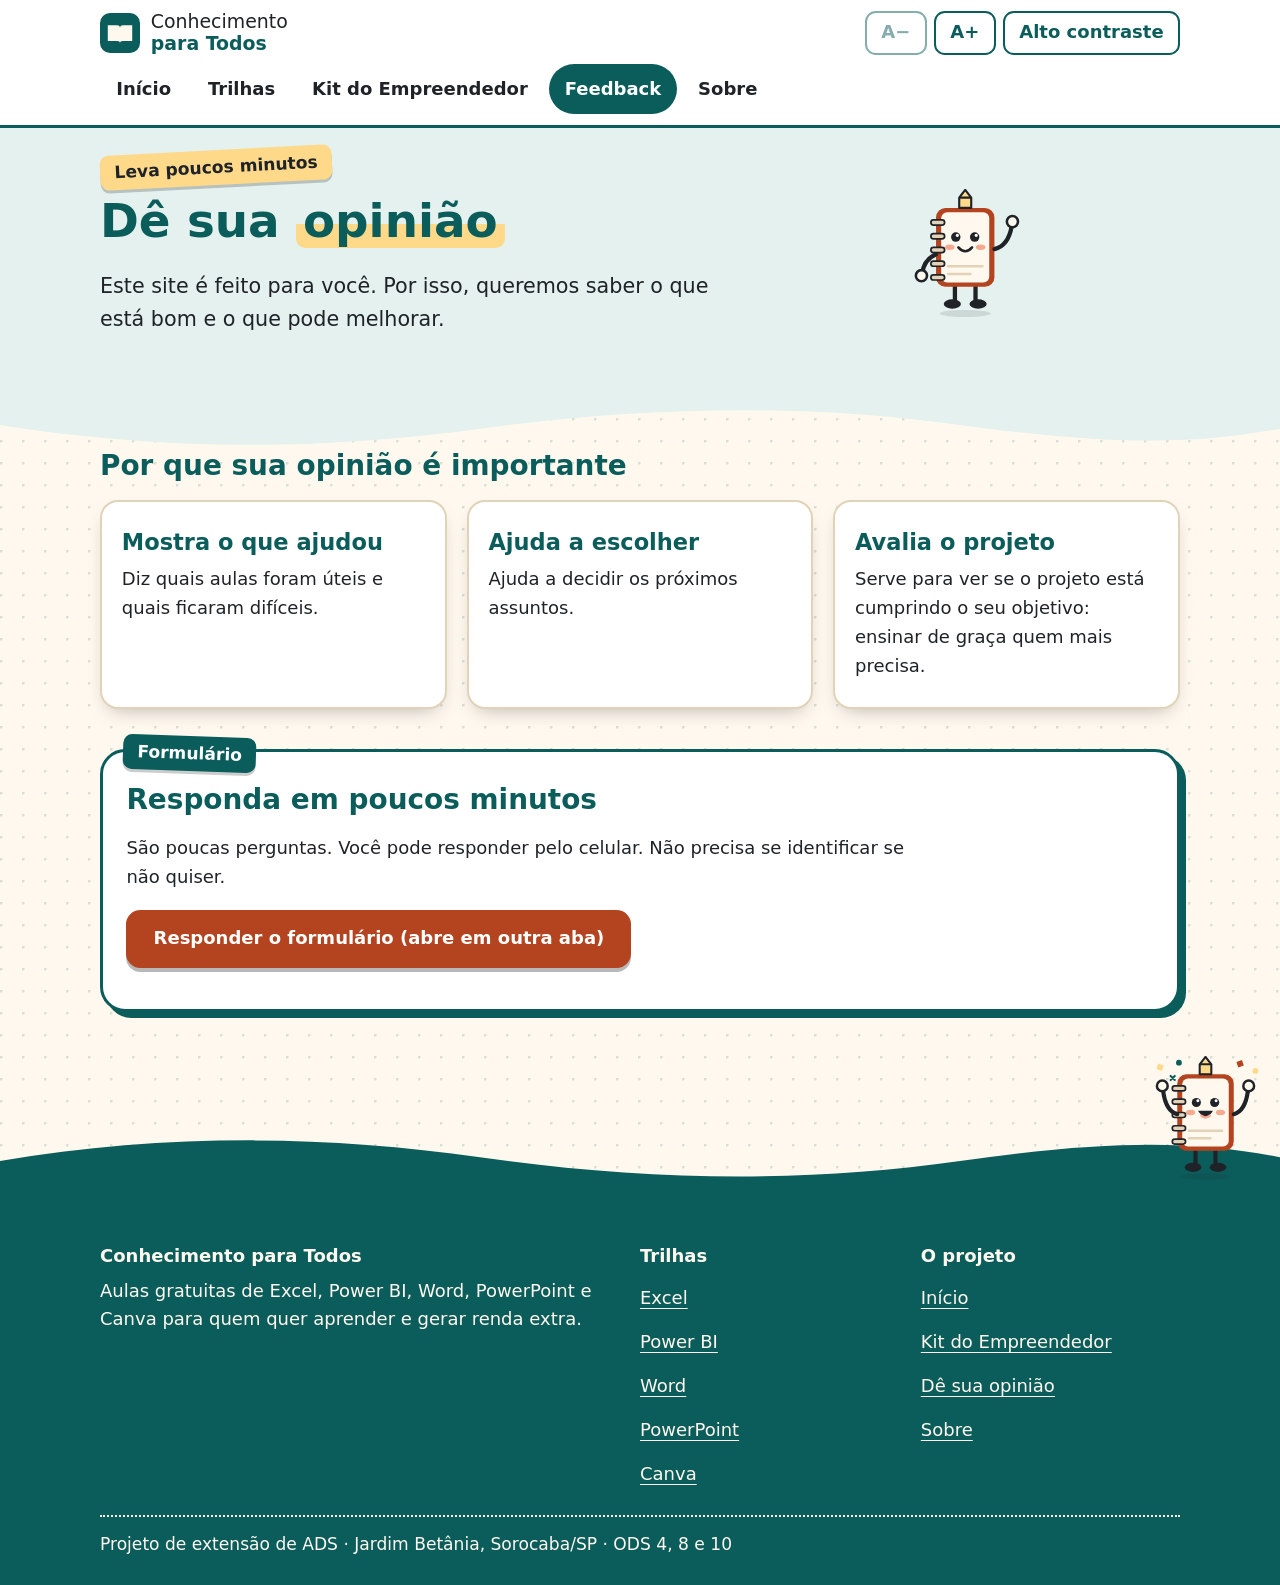
<file: feedback.html>
<!DOCTYPE html>
<html lang="pt-BR">
<head>
<meta charset="utf-8">
<meta name="viewport" content="width=device-width, initial-scale=1">
<link rel="icon" href="data:image/svg+xml,%3Csvg xmlns='http://www.w3.org/2000/svg' viewBox='0 0 100 100'%3E%3Ctext y='.9em' font-size='90'%3E%F0%9F%93%92%3C/text%3E%3C/svg%3E">
<link rel="stylesheet" href="css/style.css">
<script src="js/main.js"></script>
<title>Dê sua opinião | Conhecimento para Todos</title>
<meta name="description" content="Conte o que você achou do site Conhecimento para Todos. Sua opinião ajuda a melhorar as aulas.">
</head>
<body>
<svg width="0" height="0" style="position:absolute" aria-hidden="true" focusable="false"><defs>
<g id="m-corpo"><ellipse cx="62" cy="145" rx="30" ry="4" fill="#1F2328" opacity=".12"/>
<path d="M50 112v20M74 112v20" stroke="#1F2328" stroke-width="5" stroke-linecap="round"/><ellipse cx="47" cy="134" rx="10" ry="5.500" fill="#1F2328"/><ellipse cx="77" cy="134" rx="10" ry="5.500" fill="#1F2328"/>
<rect x="28" y="22" width="68" height="92" rx="11" fill="#B4441F"/><rect x="34" y="27" width="56" height="82" rx="7" fill="#FFF8EE"/>
<g fill="#E2D3B8" stroke="#1F2328" stroke-width="2"><rect x="22" y="36" width="16" height="6" rx="3"/><rect x="22" y="52" width="16" height="6" rx="3"/><rect x="22" y="68" width="16" height="6" rx="3"/><rect x="22" y="84" width="16" height="6" rx="3"/><rect x="22" y="100" width="16" height="6" rx="3"/></g>
<circle cx="51" cy="56" r="5.500" fill="#1F2328"/><circle cx="73" cy="56" r="5.500" fill="#1F2328"/><circle cx="52.800" cy="54" r="1.800" fill="#fff"/><circle cx="74.800" cy="54" r="1.800" fill="#fff"/>
<ellipse cx="44" cy="68" rx="5.500" ry="3.200" fill="#F6A98E"/><ellipse cx="80" cy="68" rx="5.500" ry="3.200" fill="#F6A98E"/>
<path d="M42 90h40M42 99h26" stroke="#E2D3B8" stroke-width="3" stroke-linecap="round"/>
<path d="M55 22V10l7-9 7 9v12z" fill="#FFD98A" stroke="#1F2328" stroke-width="2.500" stroke-linejoin="round"/><path d="M55 10h14" stroke="#1F2328" stroke-width="2.500"/></g>
<symbol id="mascote-acena" viewBox="0 0 130 150"><use href="#m-corpo"/><path d="M54 68q8 9 16 0" stroke="#1F2328" stroke-width="3" fill="none" stroke-linecap="round"/>
<path d="M28 76q-14 6-16 22" stroke="#1F2328" stroke-width="5" fill="none" stroke-linecap="round"/><circle cx="11" cy="101" r="6.500" fill="#FFF8EE" stroke="#1F2328" stroke-width="3"/>
<g class="braco-acena"><path d="M96 70q16-4 20-26" stroke="#1F2328" stroke-width="5" fill="none" stroke-linecap="round"/><circle cx="117" cy="38" r="6.500" fill="#FFF8EE" stroke="#1F2328" stroke-width="3"/></g></symbol>
<symbol id="mascote-aponta" viewBox="0 0 130 150"><use href="#m-corpo"/><path d="M54 68q8 9 16 0" stroke="#1F2328" stroke-width="3" fill="none" stroke-linecap="round"/>
<path d="M28 76q-14 6-16 22" stroke="#1F2328" stroke-width="5" fill="none" stroke-linecap="round"/><circle cx="11" cy="101" r="6.500" fill="#FFF8EE" stroke="#1F2328" stroke-width="3"/>
<path d="M96 78q14 0 18-4" stroke="#1F2328" stroke-width="5" fill="none" stroke-linecap="round"/><path d="M114 68l13 6-13 6z" fill="#FFF8EE" stroke="#1F2328" stroke-width="3" stroke-linejoin="round"/></symbol>
<symbol id="mascote-comemora" viewBox="0 0 130 150"><use href="#m-corpo"/><path d="M53 66q9 15 18 0z" fill="#1F2328"/><path d="M57 72q5 4 10 0" stroke="#F6A98E" stroke-width="3" fill="none" stroke-linecap="round"/>
<path d="M28 70q-14-4-17-28" stroke="#1F2328" stroke-width="5" fill="none" stroke-linecap="round"/><circle cx="10" cy="36" r="6.500" fill="#FFF8EE" stroke="#1F2328" stroke-width="3"/><path d="M96 70q14-4 17-28" stroke="#1F2328" stroke-width="5" fill="none" stroke-linecap="round"/><circle cx="114" cy="36" r="6.500" fill="#FFF8EE" stroke="#1F2328" stroke-width="3"/>
<rect x="4" y="10" width="7" height="7" fill="#FFD98A" transform="rotate(20 7 13)"/><circle cx="30" cy="8" r="3.500" fill="#0B5D5B"/><rect x="100" y="6" width="7" height="7" fill="#B4441F" transform="rotate(-18 103 9)"/><circle cx="122" cy="18" r="3.500" fill="#FFD98A"/><path d="M20 24l5 5M25 24l-5 5" stroke="#0B5D5B" stroke-width="2.500" stroke-linecap="round"/></symbol>
<symbol id="onda" viewBox="0 0 1440 48" preserveAspectRatio="none"><path d="M0 24C180 -4 360 -4 540 20s360 28 540 4 270-20 360-4V48H0z"/></symbol>
<symbol id="blob" viewBox="0 0 200 200"><path d="M44 22c30-24 84-12 118 14s30 70 8 104-72 44-112 28S-8 128 6 84C14 58 24 38 44 22z"/></symbol>
<symbol id="seta" viewBox="0 0 24 40"><path d="M12 3v28M4 24l8 10 8-10" fill="none" stroke="currentColor" stroke-width="4" stroke-linecap="round" stroke-linejoin="round"/></symbol>
<symbol id="ferr-excel" viewBox="0 0 64 64"><rect x="6" y="6" width="52" height="52" rx="10" fill="#fff"/><rect x="6" y="6" width="52" height="16" rx="10" style="fill:var(--c)"/><rect x="6" y="14" width="52" height="8" style="fill:var(--c)"/><path d="M24 22v36M42 22v36M6 35h52M6 47h52" fill="none" style="stroke:var(--c)" stroke-width="2.500" opacity=".55"/><rect x="24" y="35" width="18" height="12" style="fill:var(--c)" opacity=".3"/><path d="M13 10l7 8M20 10l-7 8" stroke="#fff" stroke-width="3.500" stroke-linecap="round"/></symbol>
<symbol id="ferr-powerbi" viewBox="0 0 64 64"><rect x="6" y="6" width="52" height="52" rx="10" fill="#fff"/><rect x="14" y="36" width="9" height="16" rx="2" style="fill:var(--c)" opacity=".45"/><rect x="27" y="26" width="9" height="26" rx="2" style="fill:var(--c)" opacity=".72"/><rect x="40" y="14" width="9" height="38" rx="2" style="fill:var(--c)"/><path d="M10 55h44" style="stroke:var(--c)" stroke-width="2.500" stroke-linecap="round"/></symbol>
<symbol id="ferr-word" viewBox="0 0 64 64"><rect x="6" y="6" width="52" height="52" rx="10" fill="#fff"/><path d="M13 14l5 18 6-14 6 14 5-18" fill="none" style="stroke:var(--c)" stroke-width="4.500" stroke-linecap="round" stroke-linejoin="round" transform="translate(0 0)"/><path d="M13 43h38M13 51h26" style="stroke:var(--c)" stroke-width="3" stroke-linecap="round" opacity=".55"/></symbol>
<symbol id="ferr-powerpoint" viewBox="0 0 64 64"><rect x="6" y="6" width="52" height="52" rx="10" fill="#fff"/><rect x="12" y="13" width="40" height="28" rx="4" fill="none" style="stroke:var(--c)" stroke-width="3"/><circle cx="26" cy="27" r="8" fill="none" style="stroke:var(--c)" stroke-width="2.500" opacity=".5"/><path d="M26 27V19a8 8 0 0 1 8 8z" style="fill:var(--c)"/><path d="M38 23h9M38 30h9" style="stroke:var(--c)" stroke-width="3" stroke-linecap="round"/><path d="M32 41v9M23 52h18" style="stroke:var(--c)" stroke-width="3" stroke-linecap="round"/></symbol>
<symbol id="ferr-canva" viewBox="0 0 64 64"><rect x="6" y="6" width="52" height="52" rx="10" fill="#fff"/><circle cx="24" cy="25" r="10" style="fill:var(--c)"/><rect x="31" y="27" width="20" height="20" rx="5" style="fill:var(--c)" opacity=".5" transform="rotate(12 41 37)"/><path d="M12 51c6-9 10 4 16-4s10 4 22-4" fill="none" style="stroke:var(--c)" stroke-width="3" stroke-linecap="round"/></symbol>
<symbol id="perfil-doces" viewBox="0 0 64 64"><path d="M16 34h32l-5 20H21z" fill="#E8A33A" stroke="#1F2328" stroke-width="2.500" stroke-linejoin="round"/><path d="M26 36l2 16M32 36v16M38 36l-2 16" stroke="#1F2328" stroke-width="2" opacity=".4"/><circle cx="32" cy="27" r="15" fill="#6B3E26" stroke="#1F2328" stroke-width="2.500"/><g fill="#FFD98A"><rect x="24" y="19" width="5" height="2.500" rx="1" transform="rotate(30 26 20)"/><rect x="34" y="16" width="5" height="2.500" rx="1" transform="rotate(-25 36 17)"/><rect x="30" y="27" width="5" height="2.500" rx="1" transform="rotate(70 32 28)"/><rect x="22" y="29" width="5" height="2.500" rx="1" transform="rotate(-40 24 30)"/><rect x="38" y="28" width="5" height="2.500" rx="1" transform="rotate(20 40 29)"/></g></symbol>
<symbol id="perfil-unhas" viewBox="0 0 64 64"><rect x="22" y="28" width="22" height="28" rx="6" fill="#B4441F" stroke="#1F2328" stroke-width="2.500"/><rect x="28" y="20" width="10" height="9" fill="#1F2328"/><rect x="29" y="6" width="8" height="15" rx="3" fill="#0B5D5B" stroke="#1F2328" stroke-width="2.500"/><path d="M28 36v14" stroke="#fff" stroke-width="3" stroke-linecap="round" opacity=".5"/><path d="M52 14l2 5 5 2-5 2-2 5-2-5-5-2 5-2z" fill="#FFD98A"/></symbol>
<symbol id="perfil-celular" viewBox="0 0 64 64"><rect x="18" y="6" width="26" height="50" rx="6" fill="#1F2328"/><rect x="22" y="12" width="18" height="36" rx="2" fill="#fff"/><path d="M24 18l6 8-4 6 8 8" stroke="#8A8A8A" stroke-width="1.800" fill="none"/><circle cx="31" cy="52" r="1.800" fill="#fff"/><circle cx="46" cy="40" r="6" fill="none" stroke="#B4441F" stroke-width="4"/><path d="M50 44l8 8" stroke="#B4441F" stroke-width="5" stroke-linecap="round"/></symbol>
<symbol id="perfil-emprego" viewBox="0 0 64 64"><path d="M23 22v-5a3 3 0 0 1 3-3h12a3 3 0 0 1 3 3v5" fill="none" stroke="#1F2328" stroke-width="3.500"/><rect x="9" y="22" width="46" height="31" rx="5" fill="#0B5D5B" stroke="#1F2328" stroke-width="2.500"/><path d="M9 34h46" stroke="#1F2328" stroke-width="2.500"/><rect x="28" y="30" width="8" height="9" rx="2" fill="#FFD98A" stroke="#1F2328" stroke-width="2.500"/></symbol>
<symbol id="passo-trilha" viewBox="0 0 64 64"><rect x="30" y="8" width="5" height="50" rx="2" fill="#1F2328"/><path d="M10 14h34l7 8-7 8H10z" fill="#0B5D5B" stroke="#1F2328" stroke-width="2.500" stroke-linejoin="round"/><path d="M54 36H20l-7 8 7 8h34z" fill="#B4441F" stroke="#1F2328" stroke-width="2.500" stroke-linejoin="round"/></symbol>
<symbol id="passo-aula" viewBox="0 0 64 64"><path d="M6 14c9-4 18-3 26 3v38c-8-6-17-7-26-3z" fill="#fff" stroke="#0B5D5B" stroke-width="3" stroke-linejoin="round"/><path d="M58 14c-9-4-18-3-26 3v38c8-6 17-7 26-3z" fill="#fff" stroke="#0B5D5B" stroke-width="3" stroke-linejoin="round"/><path d="M13 24c5-1 10 0 14 2M13 32c5-1 10 0 14 2M37 26c4-2 9-3 14-2M37 34c4-2 9-3 14-2" stroke="#E2D3B8" stroke-width="3" stroke-linecap="round"/></symbol>
<symbol id="passo-pratica" viewBox="0 0 64 64"><path d="M10 54l4-13L40 15l9 9-26 26z" fill="#FFD98A" stroke="#1F2328" stroke-width="2.500" stroke-linejoin="round"/><path d="M10 54l4-13 9 9z" fill="#1F2328"/><path d="M40 15l5-5a3 3 0 0 1 4 0l5 5a3 3 0 0 1 0 4l-5 5z" fill="#B4441F" stroke="#1F2328" stroke-width="2.500" stroke-linejoin="round"/><circle cx="48" cy="50" r="10" fill="#0B5D5B"/><path d="M43 50l4 4 7-8" fill="none" stroke="#fff" stroke-width="3.500" stroke-linecap="round" stroke-linejoin="round"/></symbol>
<symbol id="i-baixar" viewBox="0 0 24 24"><path d="M12 3v12M6.500 10.500L12 16l5.500-5.500M4 20h16" fill="none" stroke="currentColor" stroke-width="2.600" stroke-linecap="round" stroke-linejoin="round"/></symbol>
</defs></svg>
<a class="pular" href="#conteudo">Pular para o conteúdo</a>
<header class="topo">
  <div class="wrap topo-in">
    <a class="logo" href="index.html" aria-label="Conhecimento para Todos, página inicial">
      <svg width="40" height="40" viewBox="0 0 36 36" aria-hidden="true"><rect class="a" width="36" height="36" rx="9"/><path class="b" d="M7 11h8.5c1.6 0 2.5.9 2.5 2.4V27c0-1.2-.9-1.9-2.4-1.9H7zM29 11h-8.5C18.9 11 18 11.9 18 13.4V27c0-1.2.9-1.9 2.4-1.9H29z"/></svg>
      <span>Conhecimento <b>para Todos</b></span>
    </a>
    <button type="button" class="menu-btn" aria-expanded="false" aria-controls="menu">Menu</button>
    <div class="ajustes" role="group" aria-label="Ajustes de leitura">
      <button type="button" data-fonte="-" aria-label="Diminuir o tamanho da letra">A−</button>
      <button type="button" data-fonte="+" aria-label="Aumentar o tamanho da letra">A+</button>
      <button type="button" data-contraste aria-pressed="false">Alto contraste</button>
    </div>
    <nav id="menu" class="menu" aria-label="Principal">
      <ul>
        <li><a href="index.html">Início</a></li>
        <li><a href="trilhas.html">Trilhas</a></li>
        <li><a href="kit-empreendedor.html">Kit do Empreendedor</a></li>
        <li><a href="feedback.html" aria-current="page">Feedback</a></li>
        <li><a href="sobre.html">Sobre</a></li>
      </ul>
    </nav>
  </div>
</header>
<main id="conteudo">
  <section class="capa">
    <div class="wrap capa-in">
      <div>
        <span class="adesivo">Leva poucos minutos</span>
        <h1>Dê sua <span class="marca">opinião</span></h1>
        <p class="lead">Este site é feito para você. Por isso, queremos saber o que está bom e o que pode melhorar.</p>
      </div>
      <div class="capa-arte"><svg class="mascote" viewBox="0 0 130 150" aria-hidden="true"><use href="#mascote-acena"/></svg></div>
    </div>
    <svg class="onda-b" viewBox="0 0 1440 48" preserveAspectRatio="none" aria-hidden="true"><use href="#onda"/></svg>
  </section>

  <div class="wrap conteudo">
    <h2 style="margin-top:0">Por que sua opinião é importante</h2>
    <ul class="grade">
      <li class="cartao"><h3>Mostra o que ajudou</h3><p>Diz quais aulas foram úteis e quais ficaram difíceis.</p></li>
      <li class="cartao"><h3>Ajuda a escolher</h3><p>Ajuda a decidir os próximos assuntos.</p></li>
      <li class="cartao"><h3>Avalia o projeto</h3><p>Serve para ver se o projeto está cumprindo o seu objetivo: ensinar de graça quem mais precisa.</p></li>
    </ul>

    <section class="kit-card" style="margin-top:2.2rem">
      <span class="adesivo verde">Formulário</span>
      <h2>Responda em poucos minutos</h2>
      <p>São poucas perguntas. Você pode responder pelo celular. Não precisa se identificar se não quiser.</p>
      <p>
        <!-- Este é o único lugar do site com o endereço do Google Forms. -->
        <a class="btn" href="https://docs.google.com/forms/d/e/1FAIpQLSfj9sgET_7EonW5BFX6WVgCn3D-pnND8NNVfUMpKnmk-rS8-A/viewform" target="_blank" rel="noopener">Responder o formulário (abre em outra aba)</a>
      </p>
    </section>
  </div>
</main>
<footer class="rodape">
  <svg class="onda" viewBox="0 0 1440 48" preserveAspectRatio="none" aria-hidden="true"><use href="#onda"/></svg>
  <svg class="mascote" viewBox="0 0 130 150" aria-hidden="true"><use href="#mascote-comemora"/></svg>
  <div class="wrap">
    <div class="rod-cols">
      <div>
        <p class="rod-tit">Conhecimento para Todos</p>
        <p>Aulas gratuitas de Excel, Power BI, Word, PowerPoint e Canva para quem quer aprender e gerar renda extra.</p>
      </div>
      <div>
        <p class="rod-tit">Trilhas</p>
        <ul><li><a href="excel.html">Excel</a></li><li><a href="powerbi.html">Power BI</a></li><li><a href="word.html">Word</a></li><li><a href="powerpoint.html">PowerPoint</a></li><li><a href="canva.html">Canva</a></li></ul>
      </div>
      <div>
        <p class="rod-tit">O projeto</p>
        <ul><li><a href="index.html">Início</a></li><li><a href="kit-empreendedor.html">Kit do Empreendedor</a></li><li><a href="feedback.html">Dê sua opinião</a></li><li><a href="sobre.html">Sobre</a></li></ul>
      </div>
    </div>
    <p class="rod-fim">Projeto de extensão de ADS · Jardim Betânia, Sorocaba/SP · ODS 4, 8 e 10</p>
  </div>
</footer>
</body>
</html>
</file>
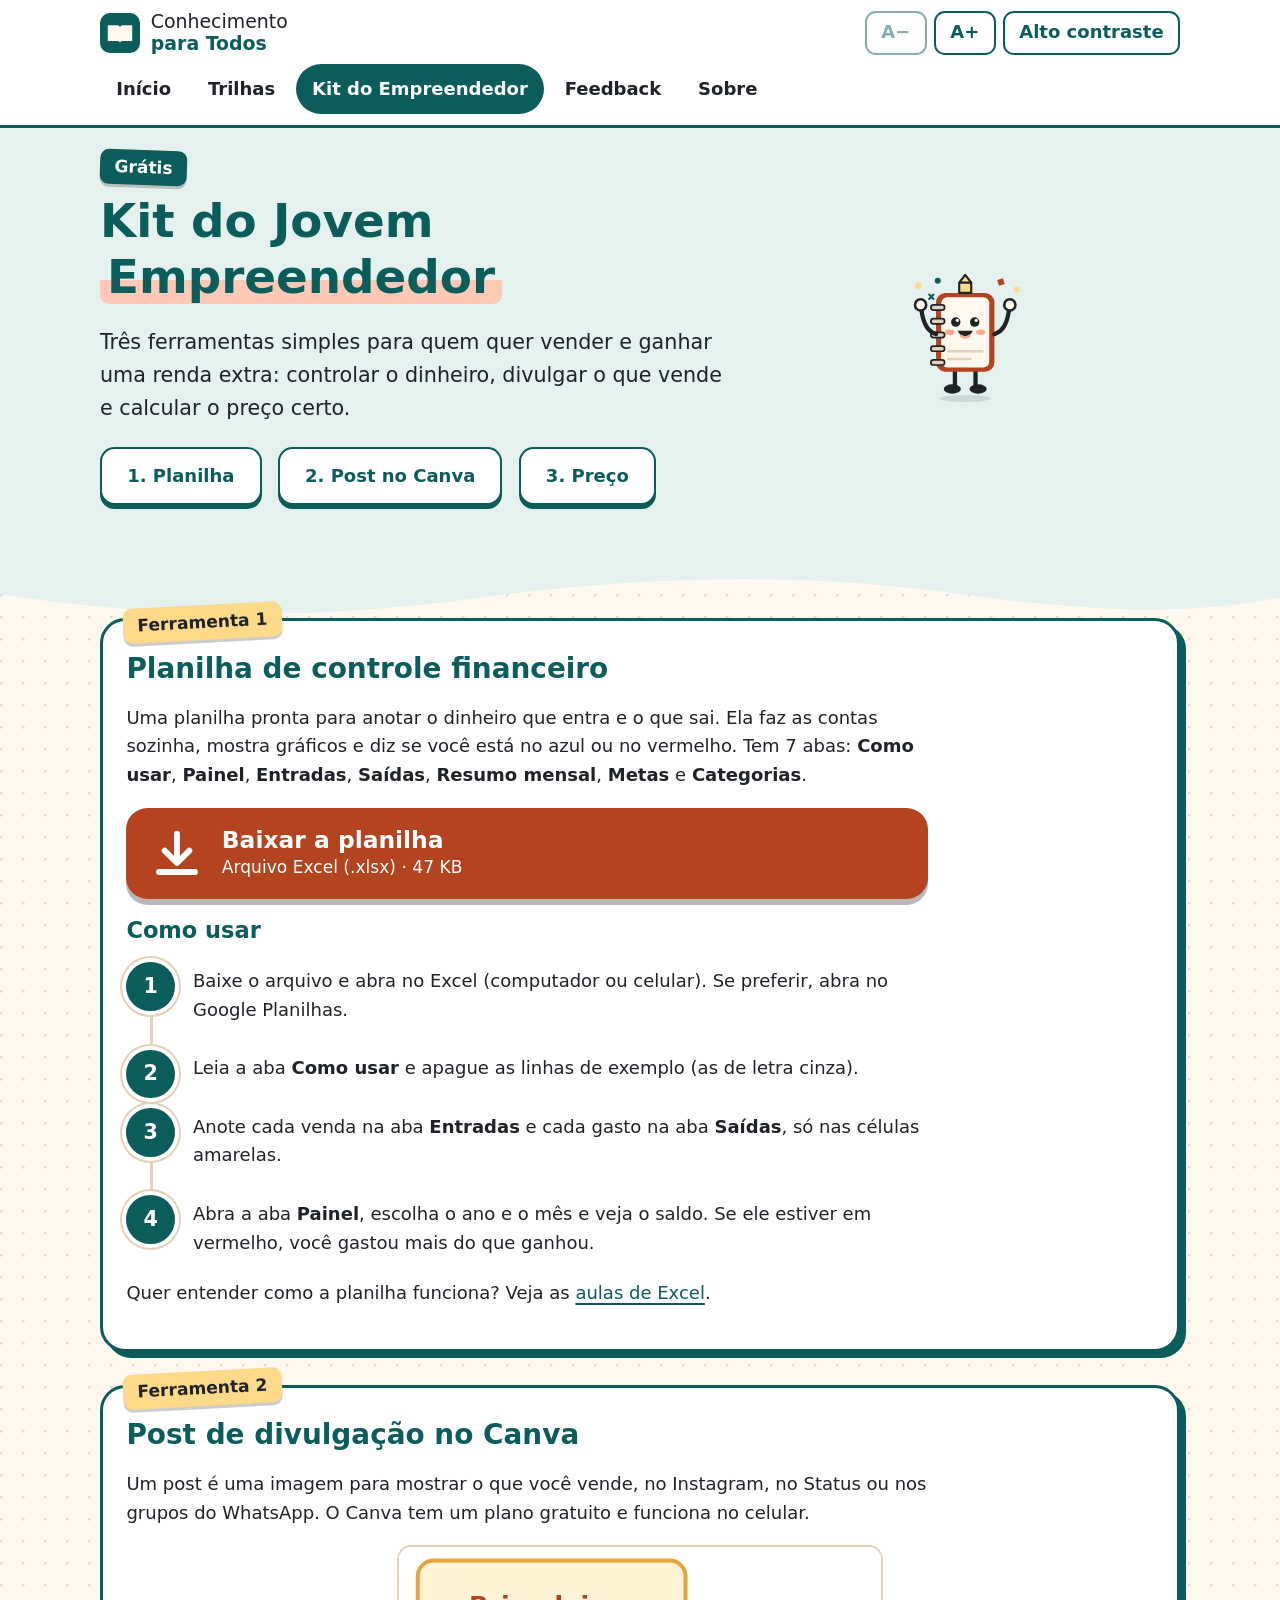
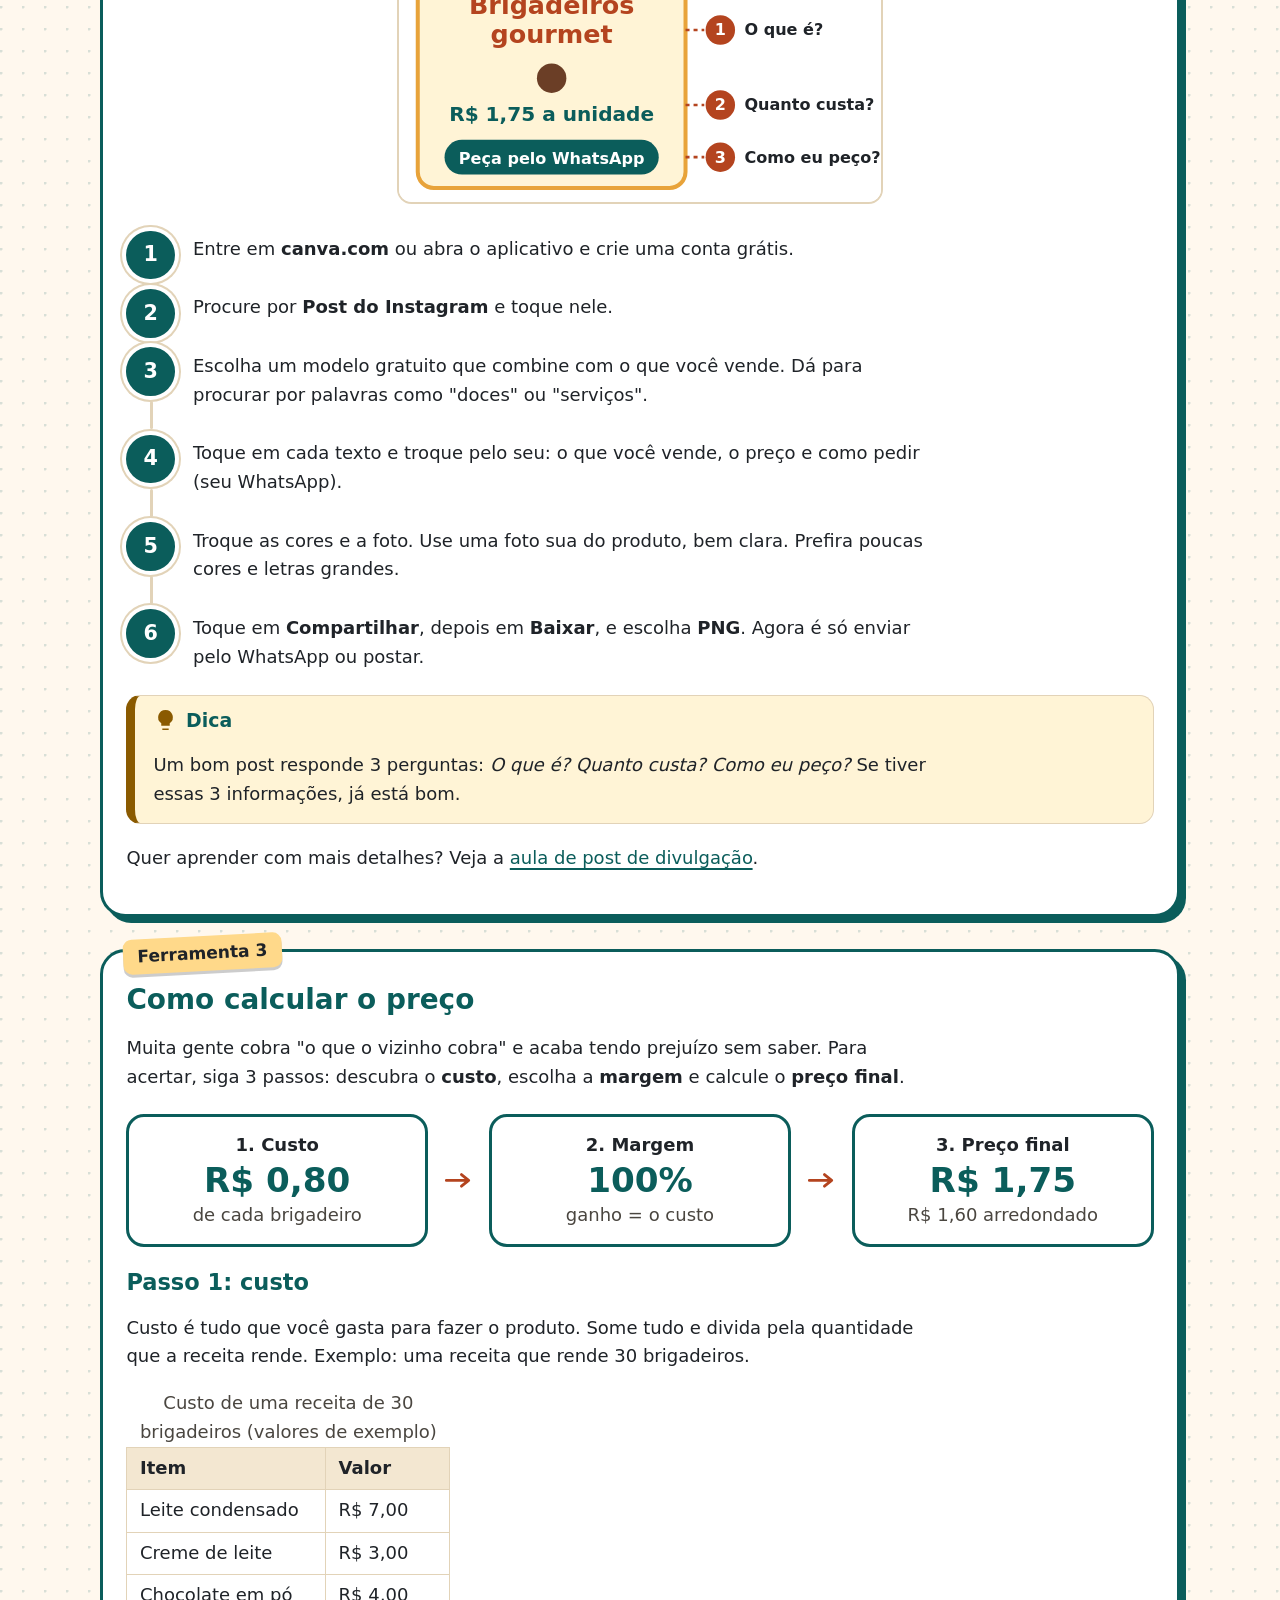
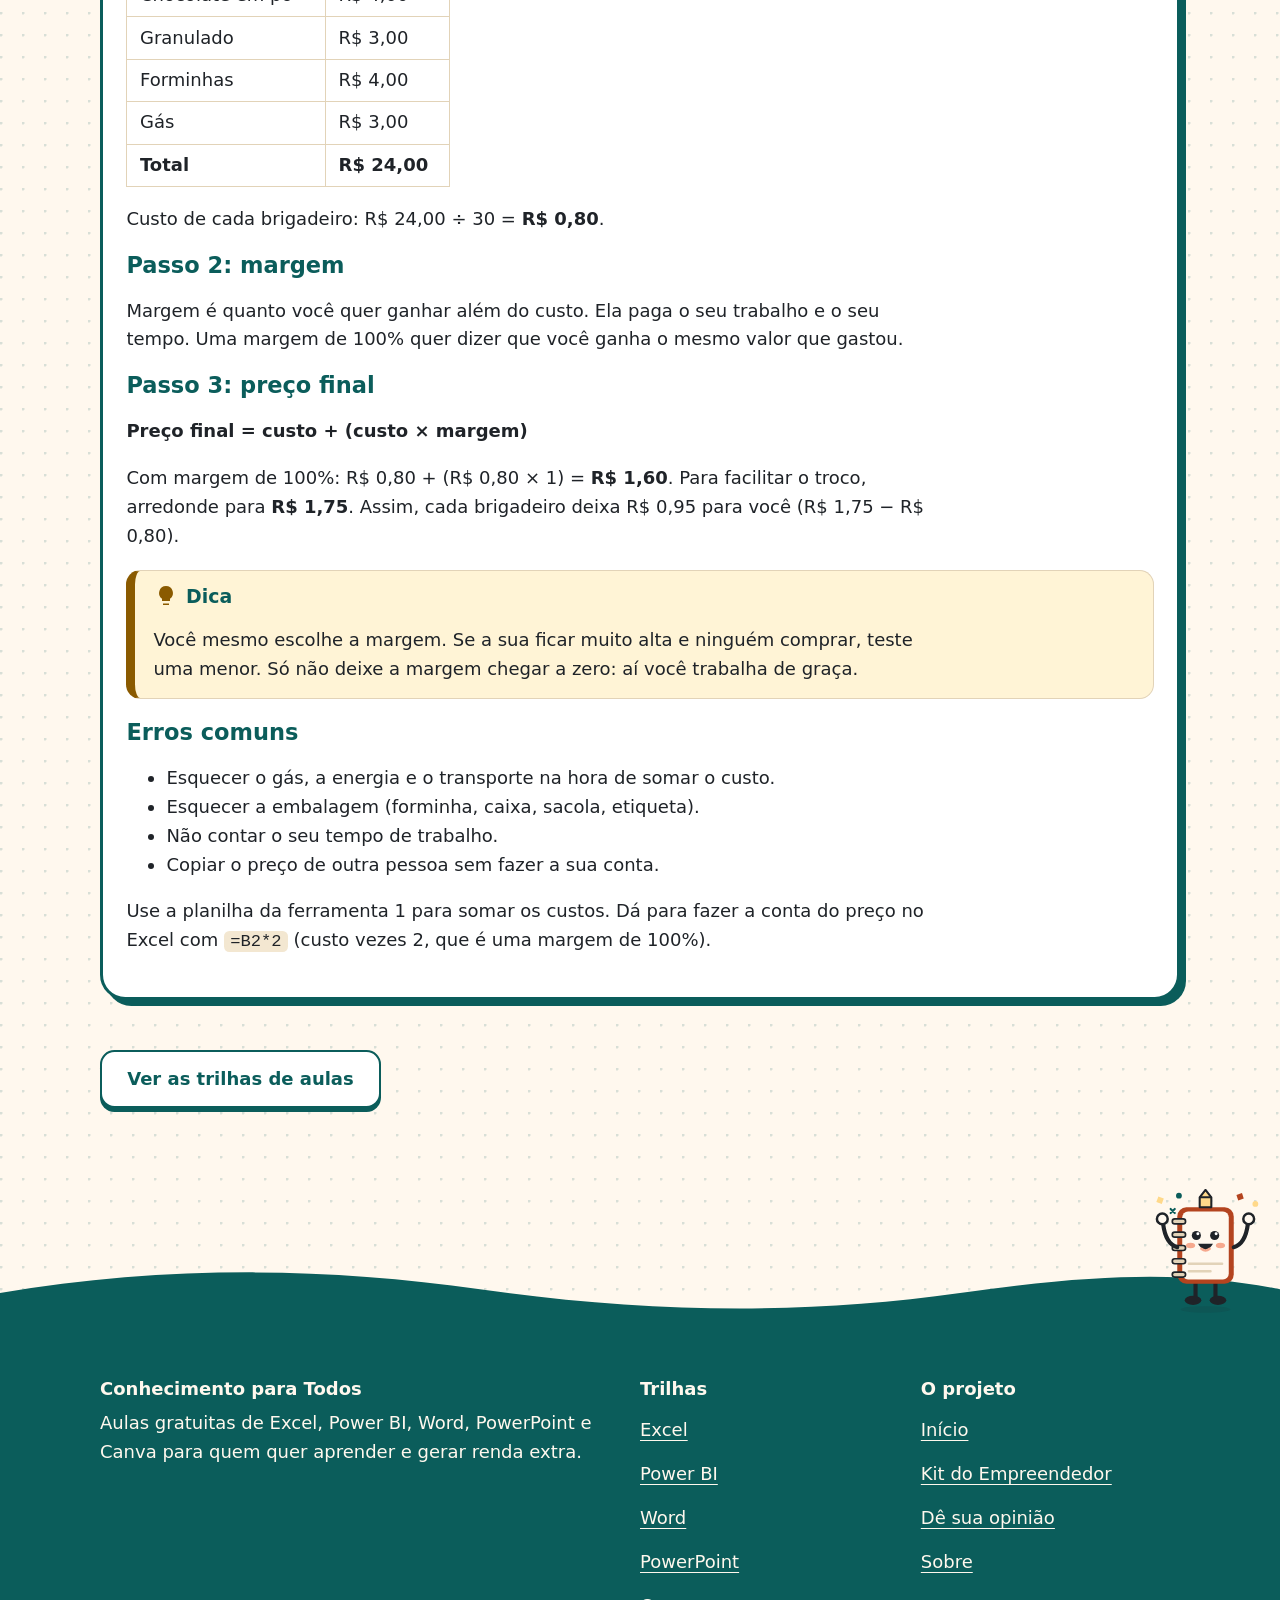
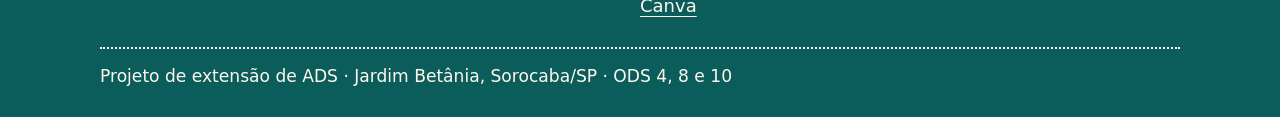
<file: kit-empreendedor.html>
﻿<!DOCTYPE html>
<html lang="pt-BR">
<head>
<meta charset="utf-8">
<meta name="viewport" content="width=device-width, initial-scale=1">
<link rel="icon" href="data:image/svg+xml,%3Csvg xmlns='http://www.w3.org/2000/svg' viewBox='0 0 100 100'%3E%3Ctext y='.9em' font-size='90'%3E%F0%9F%93%92%3C/text%3E%3C/svg%3E">
<link rel="stylesheet" href="css/style.css">
<script src="js/main.js"></script>
<title>Kit do Jovem Empreendedor | Conhecimento para Todos</title>
<meta name="description" content="Planilha grátis de controle financeiro, passo a passo de um post de divulgação no Canva e dicas simples para calcular o preço do que você vende.">
</head>
<body>
<svg width="0" height="0" style="position:absolute" aria-hidden="true" focusable="false"><defs>
<g id="m-corpo"><ellipse cx="62" cy="145" rx="30" ry="4" fill="#1F2328" opacity=".12"/>
<path d="M50 112v20M74 112v20" stroke="#1F2328" stroke-width="5" stroke-linecap="round"/><ellipse cx="47" cy="134" rx="10" ry="5.500" fill="#1F2328"/><ellipse cx="77" cy="134" rx="10" ry="5.500" fill="#1F2328"/>
<rect x="28" y="22" width="68" height="92" rx="11" fill="#B4441F"/><rect x="34" y="27" width="56" height="82" rx="7" fill="#FFF8EE"/>
<g fill="#E2D3B8" stroke="#1F2328" stroke-width="2"><rect x="22" y="36" width="16" height="6" rx="3"/><rect x="22" y="52" width="16" height="6" rx="3"/><rect x="22" y="68" width="16" height="6" rx="3"/><rect x="22" y="84" width="16" height="6" rx="3"/><rect x="22" y="100" width="16" height="6" rx="3"/></g>
<circle cx="51" cy="56" r="5.500" fill="#1F2328"/><circle cx="73" cy="56" r="5.500" fill="#1F2328"/><circle cx="52.800" cy="54" r="1.800" fill="#fff"/><circle cx="74.800" cy="54" r="1.800" fill="#fff"/>
<ellipse cx="44" cy="68" rx="5.500" ry="3.200" fill="#F6A98E"/><ellipse cx="80" cy="68" rx="5.500" ry="3.200" fill="#F6A98E"/>
<path d="M42 90h40M42 99h26" stroke="#E2D3B8" stroke-width="3" stroke-linecap="round"/>
<path d="M55 22V10l7-9 7 9v12z" fill="#FFD98A" stroke="#1F2328" stroke-width="2.500" stroke-linejoin="round"/><path d="M55 10h14" stroke="#1F2328" stroke-width="2.500"/></g>
<symbol id="mascote-acena" viewBox="0 0 130 150"><use href="#m-corpo"/><path d="M54 68q8 9 16 0" stroke="#1F2328" stroke-width="3" fill="none" stroke-linecap="round"/>
<path d="M28 76q-14 6-16 22" stroke="#1F2328" stroke-width="5" fill="none" stroke-linecap="round"/><circle cx="11" cy="101" r="6.500" fill="#FFF8EE" stroke="#1F2328" stroke-width="3"/>
<g class="braco-acena"><path d="M96 70q16-4 20-26" stroke="#1F2328" stroke-width="5" fill="none" stroke-linecap="round"/><circle cx="117" cy="38" r="6.500" fill="#FFF8EE" stroke="#1F2328" stroke-width="3"/></g></symbol>
<symbol id="mascote-aponta" viewBox="0 0 130 150"><use href="#m-corpo"/><path d="M54 68q8 9 16 0" stroke="#1F2328" stroke-width="3" fill="none" stroke-linecap="round"/>
<path d="M28 76q-14 6-16 22" stroke="#1F2328" stroke-width="5" fill="none" stroke-linecap="round"/><circle cx="11" cy="101" r="6.500" fill="#FFF8EE" stroke="#1F2328" stroke-width="3"/>
<path d="M96 78q14 0 18-4" stroke="#1F2328" stroke-width="5" fill="none" stroke-linecap="round"/><path d="M114 68l13 6-13 6z" fill="#FFF8EE" stroke="#1F2328" stroke-width="3" stroke-linejoin="round"/></symbol>
<symbol id="mascote-comemora" viewBox="0 0 130 150"><use href="#m-corpo"/><path d="M53 66q9 15 18 0z" fill="#1F2328"/><path d="M57 72q5 4 10 0" stroke="#F6A98E" stroke-width="3" fill="none" stroke-linecap="round"/>
<path d="M28 70q-14-4-17-28" stroke="#1F2328" stroke-width="5" fill="none" stroke-linecap="round"/><circle cx="10" cy="36" r="6.500" fill="#FFF8EE" stroke="#1F2328" stroke-width="3"/><path d="M96 70q14-4 17-28" stroke="#1F2328" stroke-width="5" fill="none" stroke-linecap="round"/><circle cx="114" cy="36" r="6.500" fill="#FFF8EE" stroke="#1F2328" stroke-width="3"/>
<rect x="4" y="10" width="7" height="7" fill="#FFD98A" transform="rotate(20 7 13)"/><circle cx="30" cy="8" r="3.500" fill="#0B5D5B"/><rect x="100" y="6" width="7" height="7" fill="#B4441F" transform="rotate(-18 103 9)"/><circle cx="122" cy="18" r="3.500" fill="#FFD98A"/><path d="M20 24l5 5M25 24l-5 5" stroke="#0B5D5B" stroke-width="2.500" stroke-linecap="round"/></symbol>
<symbol id="onda" viewBox="0 0 1440 48" preserveAspectRatio="none"><path d="M0 24C180 -4 360 -4 540 20s360 28 540 4 270-20 360-4V48H0z"/></symbol>
<symbol id="blob" viewBox="0 0 200 200"><path d="M44 22c30-24 84-12 118 14s30 70 8 104-72 44-112 28S-8 128 6 84C14 58 24 38 44 22z"/></symbol>
<symbol id="seta" viewBox="0 0 24 40"><path d="M12 3v28M4 24l8 10 8-10" fill="none" stroke="currentColor" stroke-width="4" stroke-linecap="round" stroke-linejoin="round"/></symbol>
<symbol id="ferr-excel" viewBox="0 0 64 64"><rect x="6" y="6" width="52" height="52" rx="10" fill="#fff"/><rect x="6" y="6" width="52" height="16" rx="10" style="fill:var(--c)"/><rect x="6" y="14" width="52" height="8" style="fill:var(--c)"/><path d="M24 22v36M42 22v36M6 35h52M6 47h52" fill="none" style="stroke:var(--c)" stroke-width="2.500" opacity=".55"/><rect x="24" y="35" width="18" height="12" style="fill:var(--c)" opacity=".3"/><path d="M13 10l7 8M20 10l-7 8" stroke="#fff" stroke-width="3.500" stroke-linecap="round"/></symbol>
<symbol id="ferr-powerbi" viewBox="0 0 64 64"><rect x="6" y="6" width="52" height="52" rx="10" fill="#fff"/><rect x="14" y="36" width="9" height="16" rx="2" style="fill:var(--c)" opacity=".45"/><rect x="27" y="26" width="9" height="26" rx="2" style="fill:var(--c)" opacity=".72"/><rect x="40" y="14" width="9" height="38" rx="2" style="fill:var(--c)"/><path d="M10 55h44" style="stroke:var(--c)" stroke-width="2.500" stroke-linecap="round"/></symbol>
<symbol id="ferr-word" viewBox="0 0 64 64"><rect x="6" y="6" width="52" height="52" rx="10" fill="#fff"/><path d="M13 14l5 18 6-14 6 14 5-18" fill="none" style="stroke:var(--c)" stroke-width="4.500" stroke-linecap="round" stroke-linejoin="round" transform="translate(0 0)"/><path d="M13 43h38M13 51h26" style="stroke:var(--c)" stroke-width="3" stroke-linecap="round" opacity=".55"/></symbol>
<symbol id="ferr-powerpoint" viewBox="0 0 64 64"><rect x="6" y="6" width="52" height="52" rx="10" fill="#fff"/><rect x="12" y="13" width="40" height="28" rx="4" fill="none" style="stroke:var(--c)" stroke-width="3"/><circle cx="26" cy="27" r="8" fill="none" style="stroke:var(--c)" stroke-width="2.500" opacity=".5"/><path d="M26 27V19a8 8 0 0 1 8 8z" style="fill:var(--c)"/><path d="M38 23h9M38 30h9" style="stroke:var(--c)" stroke-width="3" stroke-linecap="round"/><path d="M32 41v9M23 52h18" style="stroke:var(--c)" stroke-width="3" stroke-linecap="round"/></symbol>
<symbol id="ferr-canva" viewBox="0 0 64 64"><rect x="6" y="6" width="52" height="52" rx="10" fill="#fff"/><circle cx="24" cy="25" r="10" style="fill:var(--c)"/><rect x="31" y="27" width="20" height="20" rx="5" style="fill:var(--c)" opacity=".5" transform="rotate(12 41 37)"/><path d="M12 51c6-9 10 4 16-4s10 4 22-4" fill="none" style="stroke:var(--c)" stroke-width="3" stroke-linecap="round"/></symbol>
<symbol id="perfil-doces" viewBox="0 0 64 64"><path d="M16 34h32l-5 20H21z" fill="#E8A33A" stroke="#1F2328" stroke-width="2.500" stroke-linejoin="round"/><path d="M26 36l2 16M32 36v16M38 36l-2 16" stroke="#1F2328" stroke-width="2" opacity=".4"/><circle cx="32" cy="27" r="15" fill="#6B3E26" stroke="#1F2328" stroke-width="2.500"/><g fill="#FFD98A"><rect x="24" y="19" width="5" height="2.500" rx="1" transform="rotate(30 26 20)"/><rect x="34" y="16" width="5" height="2.500" rx="1" transform="rotate(-25 36 17)"/><rect x="30" y="27" width="5" height="2.500" rx="1" transform="rotate(70 32 28)"/><rect x="22" y="29" width="5" height="2.500" rx="1" transform="rotate(-40 24 30)"/><rect x="38" y="28" width="5" height="2.500" rx="1" transform="rotate(20 40 29)"/></g></symbol>
<symbol id="perfil-unhas" viewBox="0 0 64 64"><rect x="22" y="28" width="22" height="28" rx="6" fill="#B4441F" stroke="#1F2328" stroke-width="2.500"/><rect x="28" y="20" width="10" height="9" fill="#1F2328"/><rect x="29" y="6" width="8" height="15" rx="3" fill="#0B5D5B" stroke="#1F2328" stroke-width="2.500"/><path d="M28 36v14" stroke="#fff" stroke-width="3" stroke-linecap="round" opacity=".5"/><path d="M52 14l2 5 5 2-5 2-2 5-2-5-5-2 5-2z" fill="#FFD98A"/></symbol>
<symbol id="perfil-celular" viewBox="0 0 64 64"><rect x="18" y="6" width="26" height="50" rx="6" fill="#1F2328"/><rect x="22" y="12" width="18" height="36" rx="2" fill="#fff"/><path d="M24 18l6 8-4 6 8 8" stroke="#8A8A8A" stroke-width="1.800" fill="none"/><circle cx="31" cy="52" r="1.800" fill="#fff"/><circle cx="46" cy="40" r="6" fill="none" stroke="#B4441F" stroke-width="4"/><path d="M50 44l8 8" stroke="#B4441F" stroke-width="5" stroke-linecap="round"/></symbol>
<symbol id="perfil-emprego" viewBox="0 0 64 64"><path d="M23 22v-5a3 3 0 0 1 3-3h12a3 3 0 0 1 3 3v5" fill="none" stroke="#1F2328" stroke-width="3.500"/><rect x="9" y="22" width="46" height="31" rx="5" fill="#0B5D5B" stroke="#1F2328" stroke-width="2.500"/><path d="M9 34h46" stroke="#1F2328" stroke-width="2.500"/><rect x="28" y="30" width="8" height="9" rx="2" fill="#FFD98A" stroke="#1F2328" stroke-width="2.500"/></symbol>
<symbol id="passo-trilha" viewBox="0 0 64 64"><rect x="30" y="8" width="5" height="50" rx="2" fill="#1F2328"/><path d="M10 14h34l7 8-7 8H10z" fill="#0B5D5B" stroke="#1F2328" stroke-width="2.500" stroke-linejoin="round"/><path d="M54 36H20l-7 8 7 8h34z" fill="#B4441F" stroke="#1F2328" stroke-width="2.500" stroke-linejoin="round"/></symbol>
<symbol id="passo-aula" viewBox="0 0 64 64"><path d="M6 14c9-4 18-3 26 3v38c-8-6-17-7-26-3z" fill="#fff" stroke="#0B5D5B" stroke-width="3" stroke-linejoin="round"/><path d="M58 14c-9-4-18-3-26 3v38c8-6 17-7 26-3z" fill="#fff" stroke="#0B5D5B" stroke-width="3" stroke-linejoin="round"/><path d="M13 24c5-1 10 0 14 2M13 32c5-1 10 0 14 2M37 26c4-2 9-3 14-2M37 34c4-2 9-3 14-2" stroke="#E2D3B8" stroke-width="3" stroke-linecap="round"/></symbol>
<symbol id="passo-pratica" viewBox="0 0 64 64"><path d="M10 54l4-13L40 15l9 9-26 26z" fill="#FFD98A" stroke="#1F2328" stroke-width="2.500" stroke-linejoin="round"/><path d="M10 54l4-13 9 9z" fill="#1F2328"/><path d="M40 15l5-5a3 3 0 0 1 4 0l5 5a3 3 0 0 1 0 4l-5 5z" fill="#B4441F" stroke="#1F2328" stroke-width="2.500" stroke-linejoin="round"/><circle cx="48" cy="50" r="10" fill="#0B5D5B"/><path d="M43 50l4 4 7-8" fill="none" stroke="#fff" stroke-width="3.500" stroke-linecap="round" stroke-linejoin="round"/></symbol>
<symbol id="i-baixar" viewBox="0 0 24 24"><path d="M12 3v12M6.500 10.500L12 16l5.500-5.500M4 20h16" fill="none" stroke="currentColor" stroke-width="2.600" stroke-linecap="round" stroke-linejoin="round"/></symbol>
</defs></svg>
<a class="pular" href="#conteudo">Pular para o conteúdo</a>
<header class="topo">
  <div class="wrap topo-in">
    <a class="logo" href="index.html" aria-label="Conhecimento para Todos, página inicial">
      <svg width="40" height="40" viewBox="0 0 36 36" aria-hidden="true"><rect class="a" width="36" height="36" rx="9"/><path class="b" d="M7 11h8.5c1.6 0 2.5.9 2.5 2.4V27c0-1.2-.9-1.9-2.4-1.9H7zM29 11h-8.5C18.9 11 18 11.9 18 13.4V27c0-1.2.9-1.9 2.4-1.9H29z"/></svg>
      <span>Conhecimento <b>para Todos</b></span>
    </a>
    <button type="button" class="menu-btn" aria-expanded="false" aria-controls="menu">Menu</button>
    <div class="ajustes" role="group" aria-label="Ajustes de leitura">
      <button type="button" data-fonte="-" aria-label="Diminuir o tamanho da letra">A−</button>
      <button type="button" data-fonte="+" aria-label="Aumentar o tamanho da letra">A+</button>
      <button type="button" data-contraste aria-pressed="false">Alto contraste</button>
    </div>
    <nav id="menu" class="menu" aria-label="Principal">
      <ul>
        <li><a href="index.html">Início</a></li>
        <li><a href="trilhas.html">Trilhas</a></li>
        <li><a href="kit-empreendedor.html" aria-current="page">Kit do Empreendedor</a></li>
        <li><a href="feedback.html">Feedback</a></li>
        <li><a href="sobre.html">Sobre</a></li>
      </ul>
    </nav>
  </div>
</header>
<main id="conteudo">
  <section class="capa">
    <div class="wrap capa-in">
      <div>
        <span class="adesivo verde">Grátis</span>
        <h1>Kit do Jovem <span class="marca marca-rosa">Empreendedor</span></h1>
        <p class="lead">Três ferramentas simples para quem quer vender e ganhar uma renda extra: controlar o dinheiro, divulgar o que vende e calcular o preço certo.</p>
        <nav class="botoes" aria-label="Partes do kit">
          <a class="btn btn-sec" href="#planilha">1. Planilha</a>
          <a class="btn btn-sec" href="#post-canva">2. Post no Canva</a>
          <a class="btn btn-sec" href="#preco">3. Preço</a>
        </nav>
      </div>
      <div class="capa-arte"><svg class="mascote" viewBox="0 0 130 150" aria-hidden="true"><use href="#mascote-comemora"/></svg></div>
    </div>
    <svg class="onda-b" viewBox="0 0 1440 48" preserveAspectRatio="none" aria-hidden="true"><use href="#onda"/></svg>
  </section>

  <div class="wrap conteudo kit-cards">

    <section class="kit-card" id="planilha">
      <span class="adesivo">Ferramenta 1</span>
      <h2>Planilha de controle financeiro</h2>
      <p>Uma planilha pronta para anotar o dinheiro que entra e o que sai. Ela faz as contas sozinha, mostra gráficos e diz se você está no azul ou no vermelho. Tem 7 abas: <strong>Como usar</strong>, <strong>Painel</strong>, <strong>Entradas</strong>, <strong>Saídas</strong>, <strong>Resumo mensal</strong>, <strong>Metas</strong> e <strong>Categorias</strong>.</p>
      <p>
        <a class="baixar" href="downloads/controle-financeiro.xlsx" download>
          <svg viewBox="0 0 24 24" aria-hidden="true"><use href="#i-baixar"/></svg>
          <span><strong>Baixar a planilha</strong><span>Arquivo Excel (.xlsx) · 47 KB</span></span>
        </a>
      </p>
      <h3>Como usar</h3>
      <ol class="passos">
        <li>Baixe o arquivo e abra no Excel (computador ou celular). Se preferir, abra no Google Planilhas.</li>
        <li>Leia a aba <strong>Como usar</strong> e apague as linhas de exemplo (as de letra cinza).</li>
        <li>Anote cada venda na aba <strong>Entradas</strong> e cada gasto na aba <strong>Saídas</strong>, só nas células amarelas.</li>
        <li>Abra a aba <strong>Painel</strong>, escolha o ano e o mês e veja o saldo. Se ele estiver em vermelho, você gastou mais do que ganhou.</li>
      </ol>
      <p>Quer entender como a planilha funciona? Veja as <a href="excel.html#excel-soma">aulas de Excel</a>.</p>
    </section>

    <section class="kit-card" id="post-canva">
      <span class="adesivo">Ferramenta 2</span>
      <h2>Post de divulgação no Canva</h2>
      <p>Um post é uma imagem para mostrar o que você vende, no Instagram, no Status ou nos grupos do WhatsApp. O Canva tem um plano gratuito e funciona no celular.</p>
      <figure class="tela"><svg viewBox="0 0 360 190" role="img" aria-label="Exemplo de post: título Brigadeiros gourmet, preço R$ 1,75 a unidade e botão Peça pelo WhatsApp. Ao lado, as 3 perguntas que o post responde: o que é, quanto custa e como eu peço." font-family="system-ui,Segoe UI,Arial,sans-serif"><rect width="360" height="190" fill="#fff"/>
        <rect x="14" y="10" width="200" height="170" rx="12" fill="#FFF4D6" stroke="#E8A33A" stroke-width="3"/>
        <text x="114" y="50" font-size="19" font-weight="800" text-anchor="middle" fill="#B4441F">Brigadeiros</text><text x="114" y="72" font-size="19" font-weight="800" text-anchor="middle" fill="#B4441F">gourmet</text>
        <circle cx="114" cy="98" r="11" fill="#6B3E26"/><text x="114" y="130" font-size="15" font-weight="800" text-anchor="middle" fill="#0B5D5B">R$ 1,75 a unidade</text>
        <rect x="34" y="144" width="160" height="26" rx="13" fill="#0B5D5B"/><text x="114" y="162" font-size="12" font-weight="700" text-anchor="middle" fill="#fff">Peça pelo WhatsApp</text>
        <g stroke="#B4441F" stroke-width="2" stroke-dasharray="3 3"><path d="M214 62h14M214 118h14M214 157h14"/></g>
        <g fill="#B4441F"><circle cx="240" cy="62" r="11"/><circle cx="240" cy="118" r="11"/><circle cx="240" cy="157" r="11"/></g>
        <g font-size="12" font-weight="800" fill="#fff" text-anchor="middle"><text x="240" y="66">1</text><text x="240" y="122">2</text><text x="240" y="161">3</text></g>
        <g font-size="12" font-weight="700" fill="#1F2328"><text x="258" y="66">O que é?</text><text x="258" y="122">Quanto custa?</text><text x="258" y="161">Como eu peço?</text></g></svg></figure>
      <ol class="passos">
        <li>Entre em <strong>canva.com</strong> ou abra o aplicativo e crie uma conta grátis.</li>
        <li>Procure por <strong>Post do Instagram</strong> e toque nele.</li>
        <li>Escolha um modelo gratuito que combine com o que você vende. Dá para procurar por palavras como "doces" ou "serviços".</li>
        <li>Toque em cada texto e troque pelo seu: o que você vende, o preço e como pedir (seu WhatsApp).</li>
        <li>Troque as cores e a foto. Use uma foto sua do produto, bem clara. Prefira poucas cores e letras grandes.</li>
        <li>Toque em <strong>Compartilhar</strong>, depois em <strong>Baixar</strong>, e escolha <strong>PNG</strong>. Agora é só enviar pelo WhatsApp ou postar.</li>
      </ol>
      <div class="caixa dica"><h3>Dica</h3><p>Um bom post responde 3 perguntas: <em>O que é?</em> <em>Quanto custa?</em> <em>Como eu peço?</em> Se tiver essas 3 informações, já está bom.</p></div>
      <p>Quer aprender com mais detalhes? Veja a <a href="canva.html#canva-post">aula de post de divulgação</a>.</p>
    </section>

    <section class="kit-card" id="preco">
      <span class="adesivo">Ferramenta 3</span>
      <h2>Como calcular o preço</h2>
      <p>Muita gente cobra "o que o vizinho cobra" e acaba tendo prejuízo sem saber. Para acertar, siga 3 passos: descubra o <strong>custo</strong>, escolha a <strong>margem</strong> e calcule o <strong>preço final</strong>.</p>

      <ol class="esquema" aria-label="Do custo ao preço final, no exemplo do brigadeiro">
        <li class="item"><span class="rotulo">1. Custo</span><span class="valor">R$ 0,80</span><span class="suave">de cada brigadeiro</span></li>
        <li class="seta" aria-hidden="true"><svg viewBox="0 0 24 40" aria-hidden="true"><use href="#seta"/></svg></li>
        <li class="item"><span class="rotulo">2. Margem</span><span class="valor">100%</span><span class="suave">ganho = o custo</span></li>
        <li class="seta" aria-hidden="true"><svg viewBox="0 0 24 40" aria-hidden="true"><use href="#seta"/></svg></li>
        <li class="item"><span class="rotulo">3. Preço final</span><span class="valor">R$ 1,75</span><span class="suave">R$ 1,60 arredondado</span></li>
      </ol>

      <h3>Passo 1: custo</h3>
      <p>Custo é tudo que você gasta para fazer o produto. Some tudo e divida pela quantidade que a receita rende. Exemplo: uma receita que rende 30 brigadeiros.</p>
      <div class="tabela-wrap"><table>
        <caption class="suave">Custo de uma receita de 30 brigadeiros (valores de exemplo)</caption>
        <tr><th>Item</th><th>Valor</th></tr>
        <tr><td>Leite condensado</td><td>R$ 7,00</td></tr>
        <tr><td>Creme de leite</td><td>R$ 3,00</td></tr>
        <tr><td>Chocolate em pó</td><td>R$ 4,00</td></tr>
        <tr><td>Granulado</td><td>R$ 3,00</td></tr>
        <tr><td>Forminhas</td><td>R$ 4,00</td></tr>
        <tr><td>Gás</td><td>R$ 3,00</td></tr>
        <tr><td><strong>Total</strong></td><td><strong>R$ 24,00</strong></td></tr>
      </table></div>
      <p>Custo de cada brigadeiro: R$ 24,00 ÷ 30 = <strong>R$ 0,80</strong>.</p>

      <h3>Passo 2: margem</h3>
      <p>Margem é quanto você quer ganhar além do custo. Ela paga o seu trabalho e o seu tempo. Uma margem de 100% quer dizer que você ganha o mesmo valor que gastou.</p>

      <h3>Passo 3: preço final</h3>
      <p><strong>Preço final = custo + (custo × margem)</strong></p>
      <p>Com margem de 100%: R$ 0,80 + (R$ 0,80 × 1) = <strong>R$ 1,60</strong>. Para facilitar o troco, arredonde para <strong>R$ 1,75</strong>. Assim, cada brigadeiro deixa R$ 0,95 para você (R$ 1,75 − R$ 0,80).</p>
      <div class="caixa dica"><h4>Dica</h4><p>Você mesmo escolhe a margem. Se a sua ficar muito alta e ninguém comprar, teste uma menor. Só não deixe a margem chegar a zero: aí você trabalha de graça.</p></div>

      <h3>Erros comuns</h3>
      <ul>
        <li>Esquecer o gás, a energia e o transporte na hora de somar o custo.</li>
        <li>Esquecer a embalagem (forminha, caixa, sacola, etiqueta).</li>
        <li>Não contar o seu tempo de trabalho.</li>
        <li>Copiar o preço de outra pessoa sem fazer a sua conta.</li>
      </ul>
      <p>Use a planilha da ferramenta 1 para somar os custos. Dá para fazer a conta do preço no Excel com <code>=B2*2</code> (custo vezes 2, que é uma margem de 100%).</p>
    </section>

    <p><a class="btn btn-sec" href="trilhas.html">Ver as trilhas de aulas</a></p>
  </div>
</main>
<footer class="rodape">
  <svg class="onda" viewBox="0 0 1440 48" preserveAspectRatio="none" aria-hidden="true"><use href="#onda"/></svg>
  <svg class="mascote" viewBox="0 0 130 150" aria-hidden="true"><use href="#mascote-comemora"/></svg>
  <div class="wrap">
    <div class="rod-cols">
      <div>
        <p class="rod-tit">Conhecimento para Todos</p>
        <p>Aulas gratuitas de Excel, Power BI, Word, PowerPoint e Canva para quem quer aprender e gerar renda extra.</p>
      </div>
      <div>
        <p class="rod-tit">Trilhas</p>
        <ul><li><a href="excel.html">Excel</a></li><li><a href="powerbi.html">Power BI</a></li><li><a href="word.html">Word</a></li><li><a href="powerpoint.html">PowerPoint</a></li><li><a href="canva.html">Canva</a></li></ul>
      </div>
      <div>
        <p class="rod-tit">O projeto</p>
        <ul><li><a href="index.html">Início</a></li><li><a href="kit-empreendedor.html">Kit do Empreendedor</a></li><li><a href="feedback.html">Dê sua opinião</a></li><li><a href="sobre.html">Sobre</a></li></ul>
      </div>
    </div>
    <p class="rod-fim">Projeto de extensão de ADS · Jardim Betânia, Sorocaba/SP · ODS 4, 8 e 10</p>
  </div>
</footer>
</body>
</html>
</file>
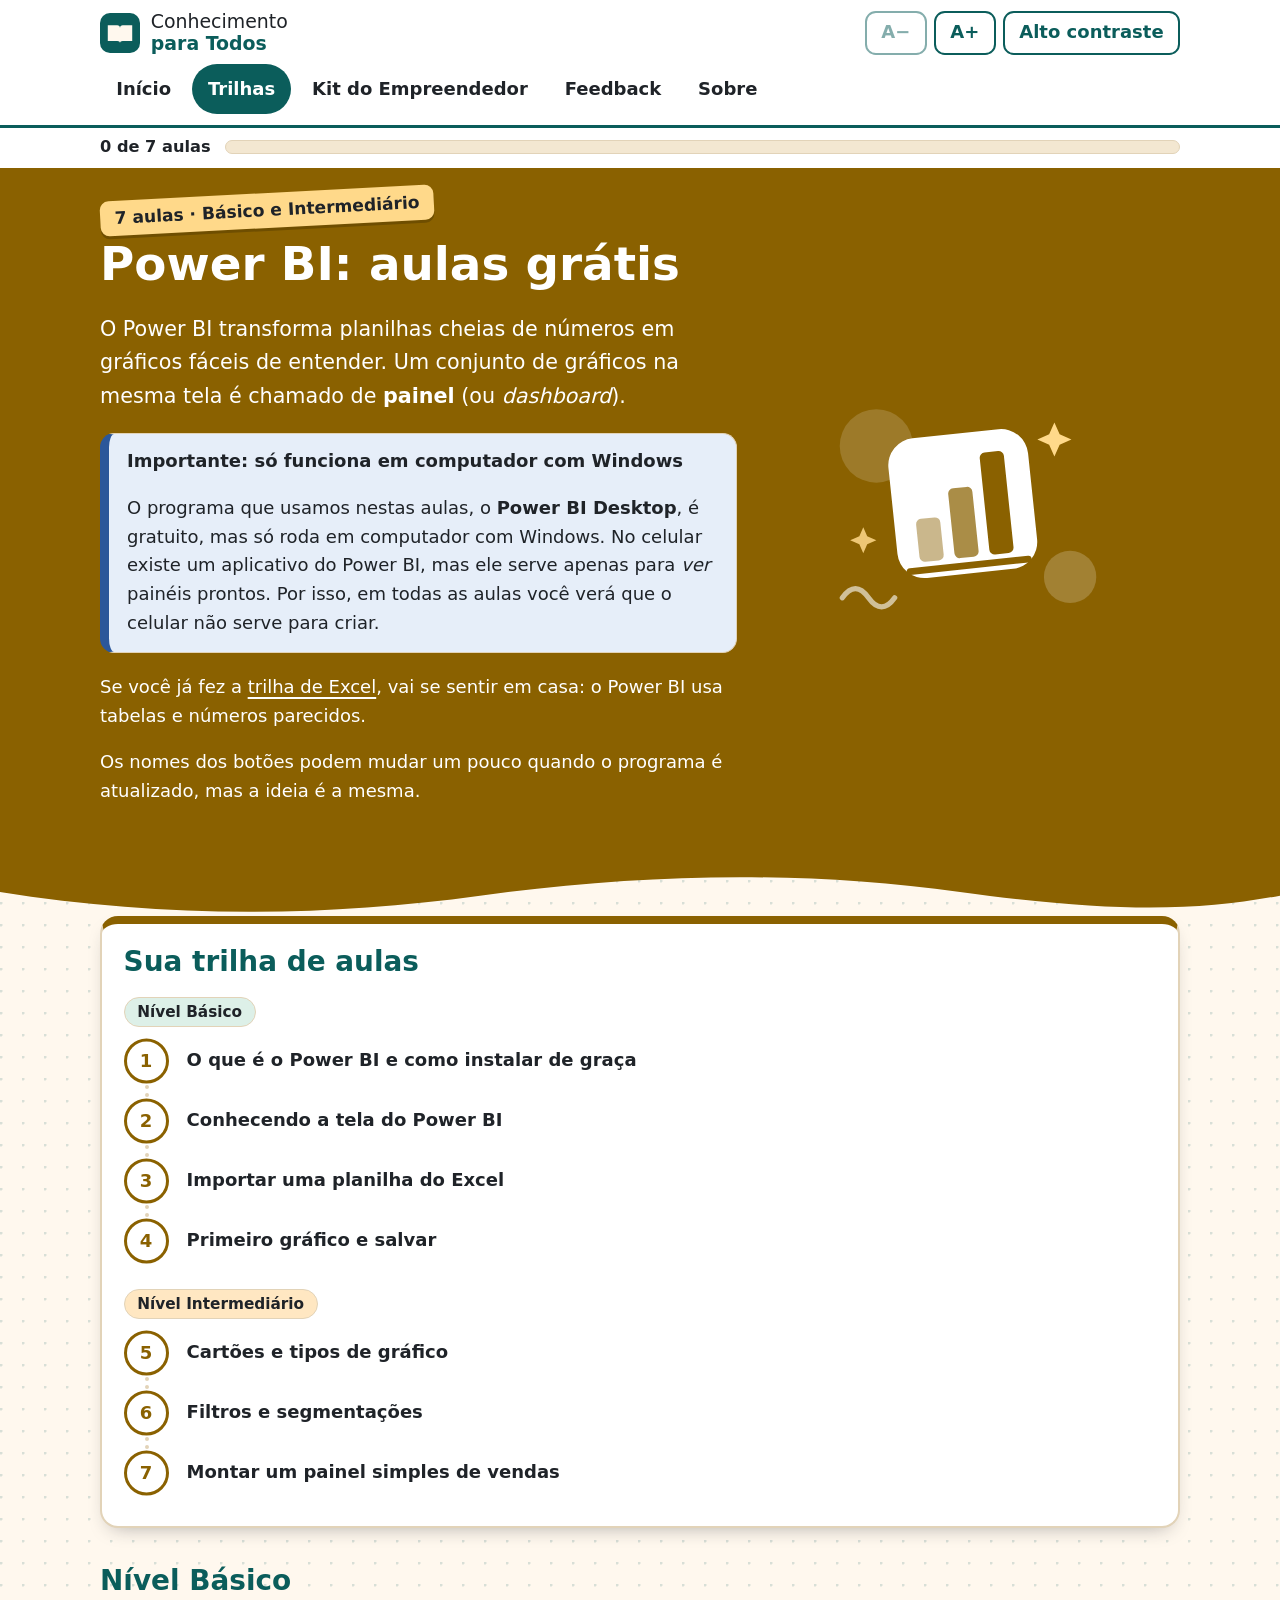
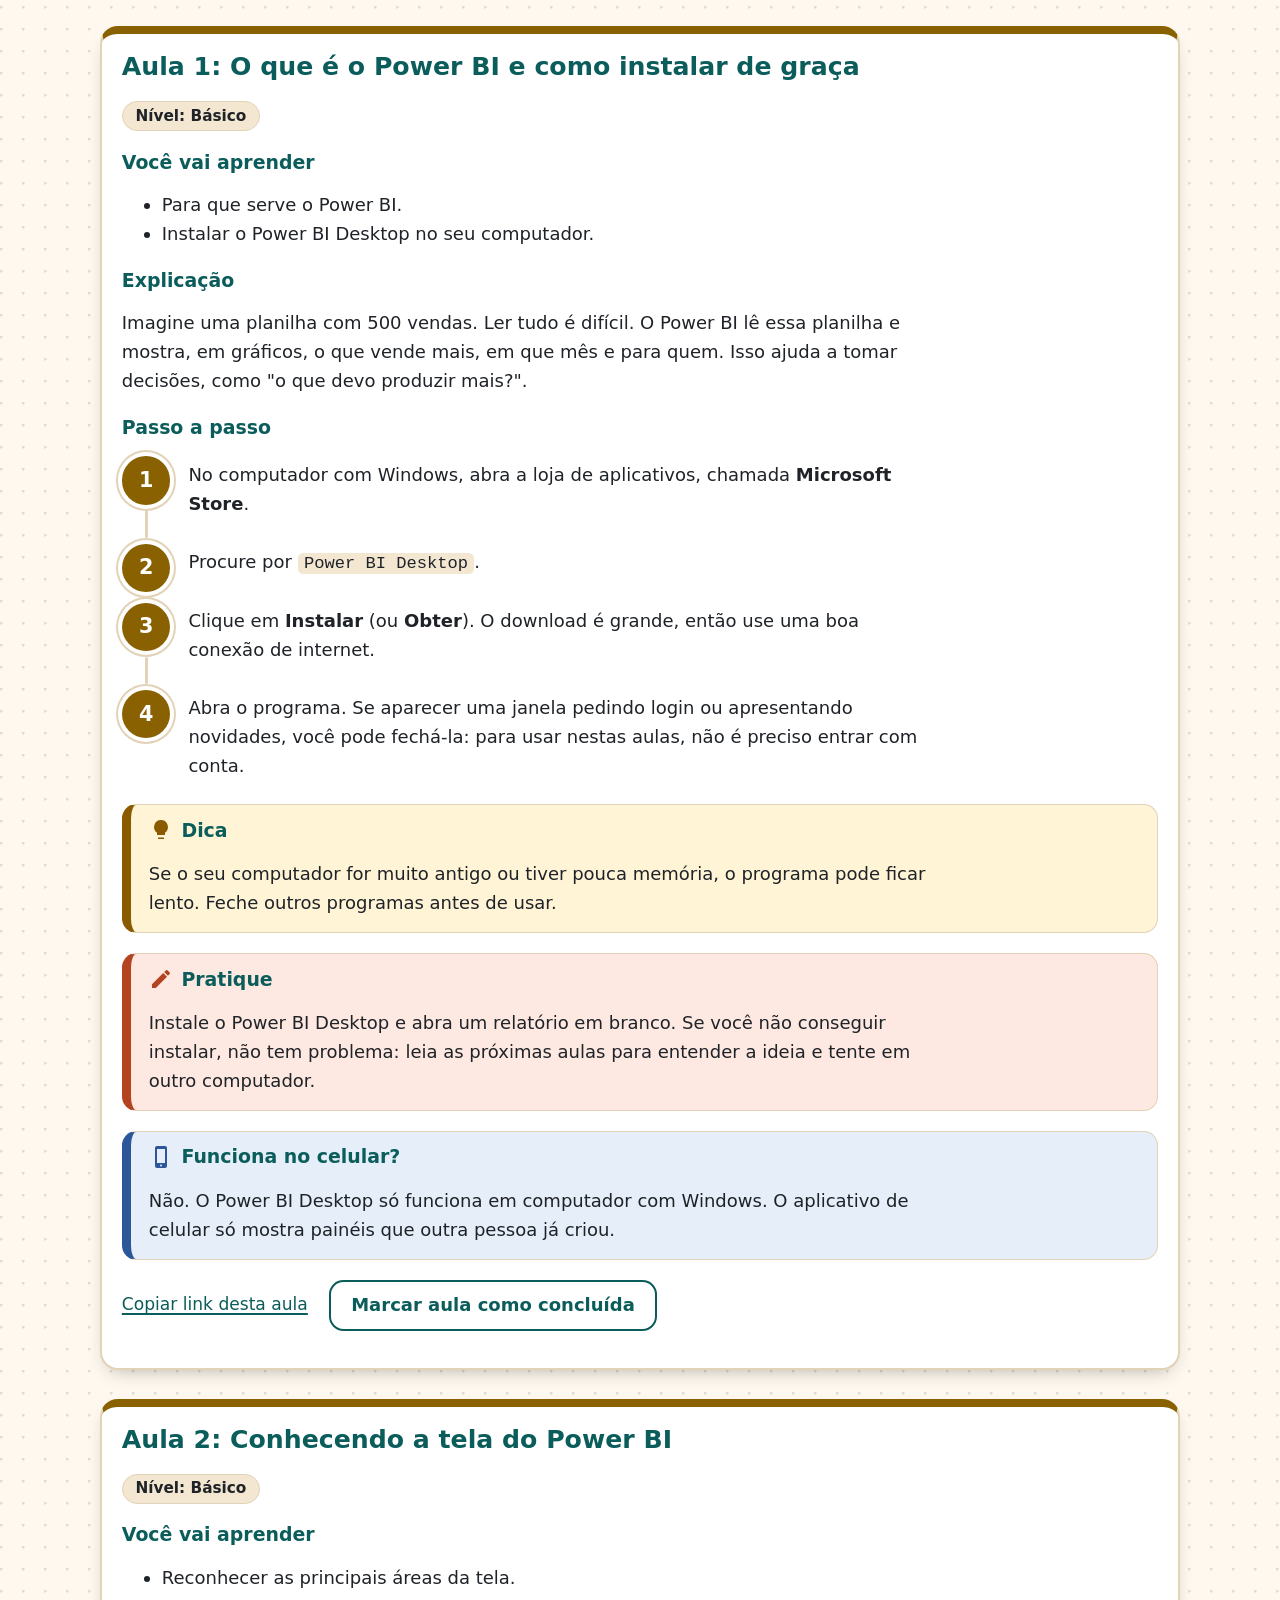
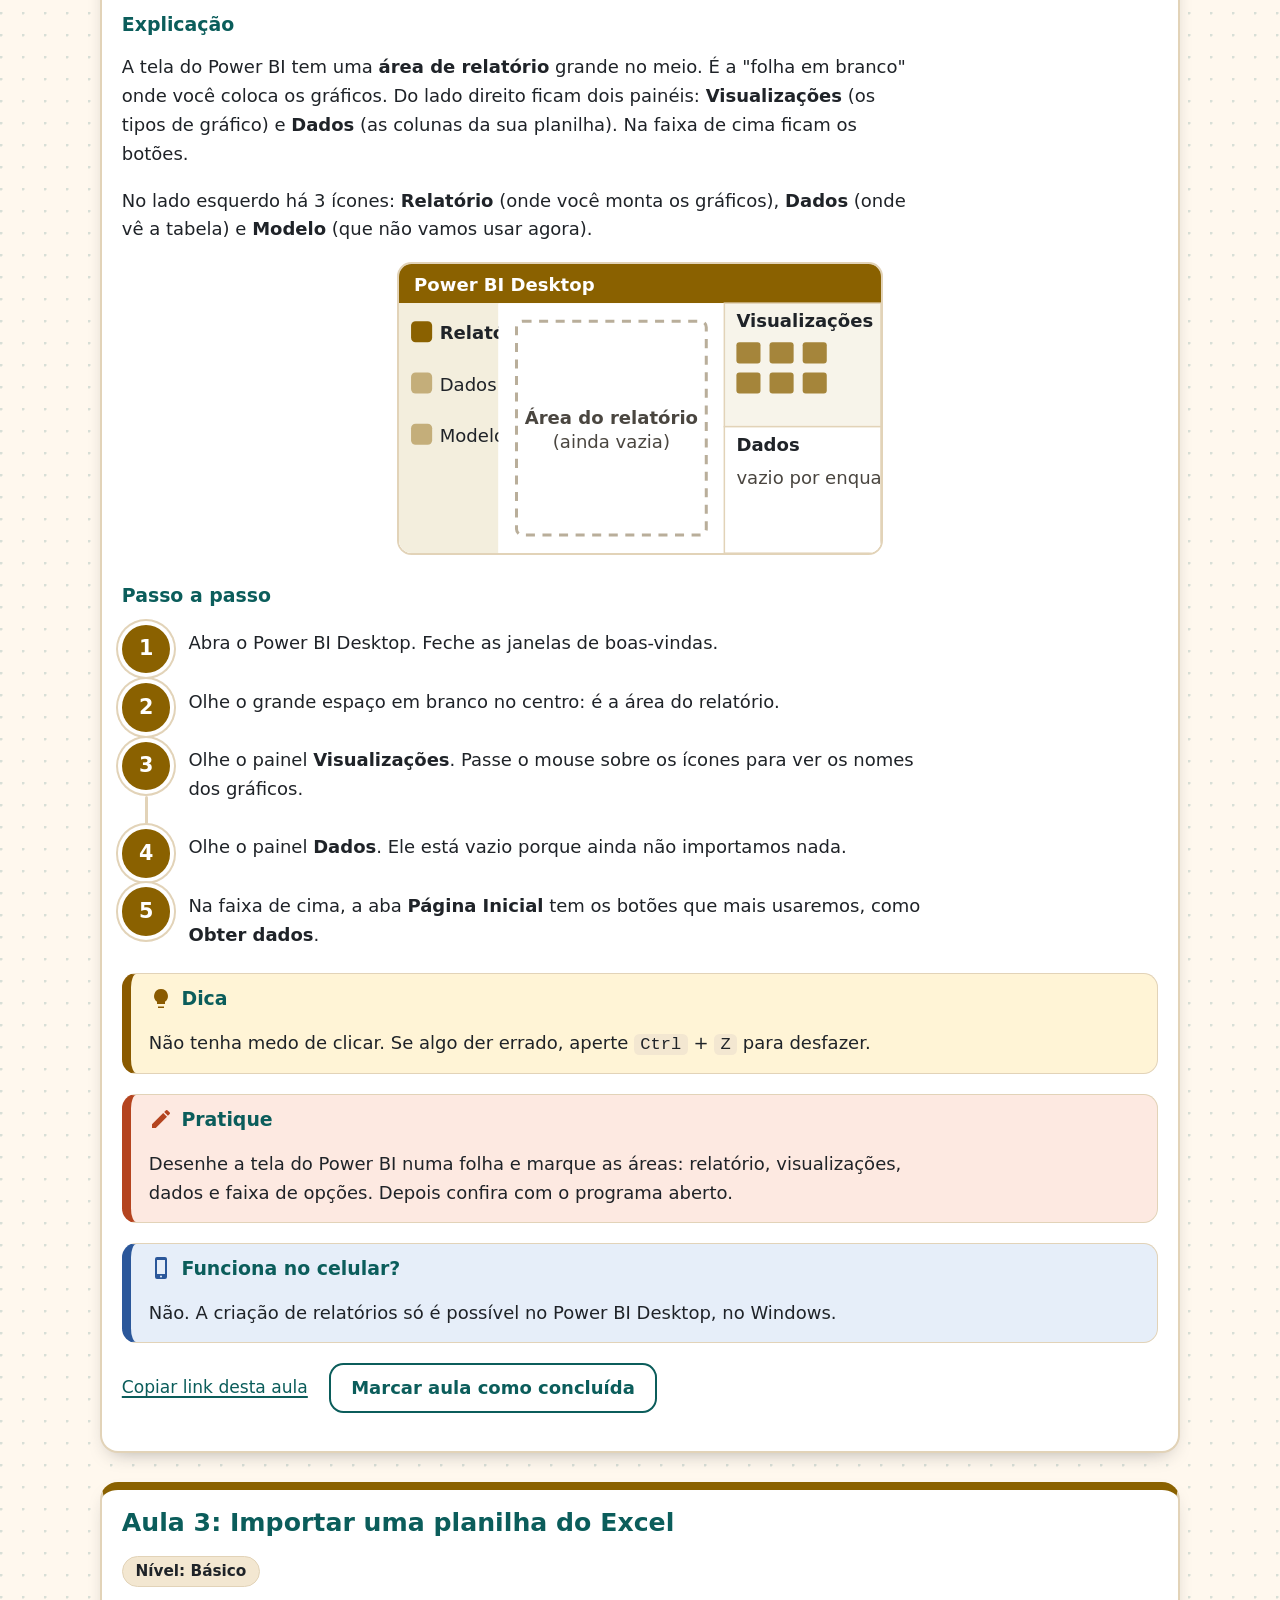
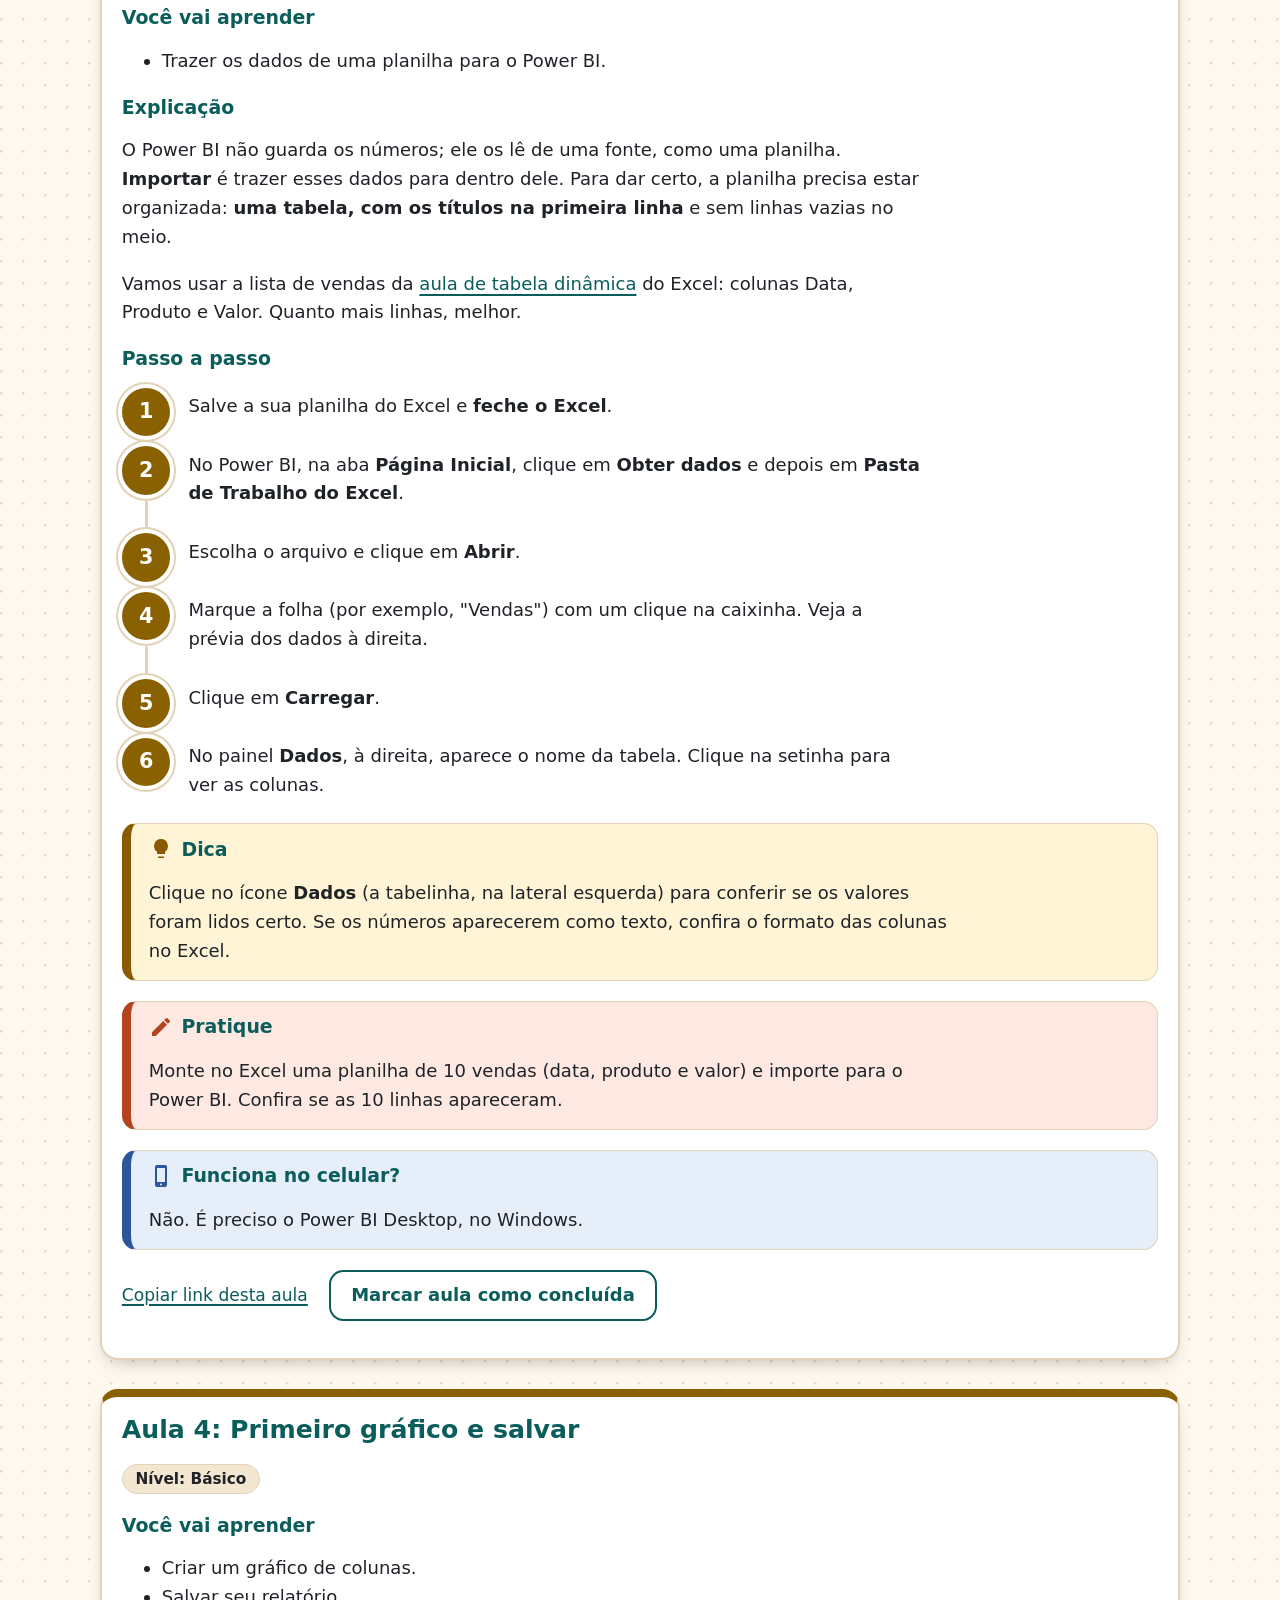
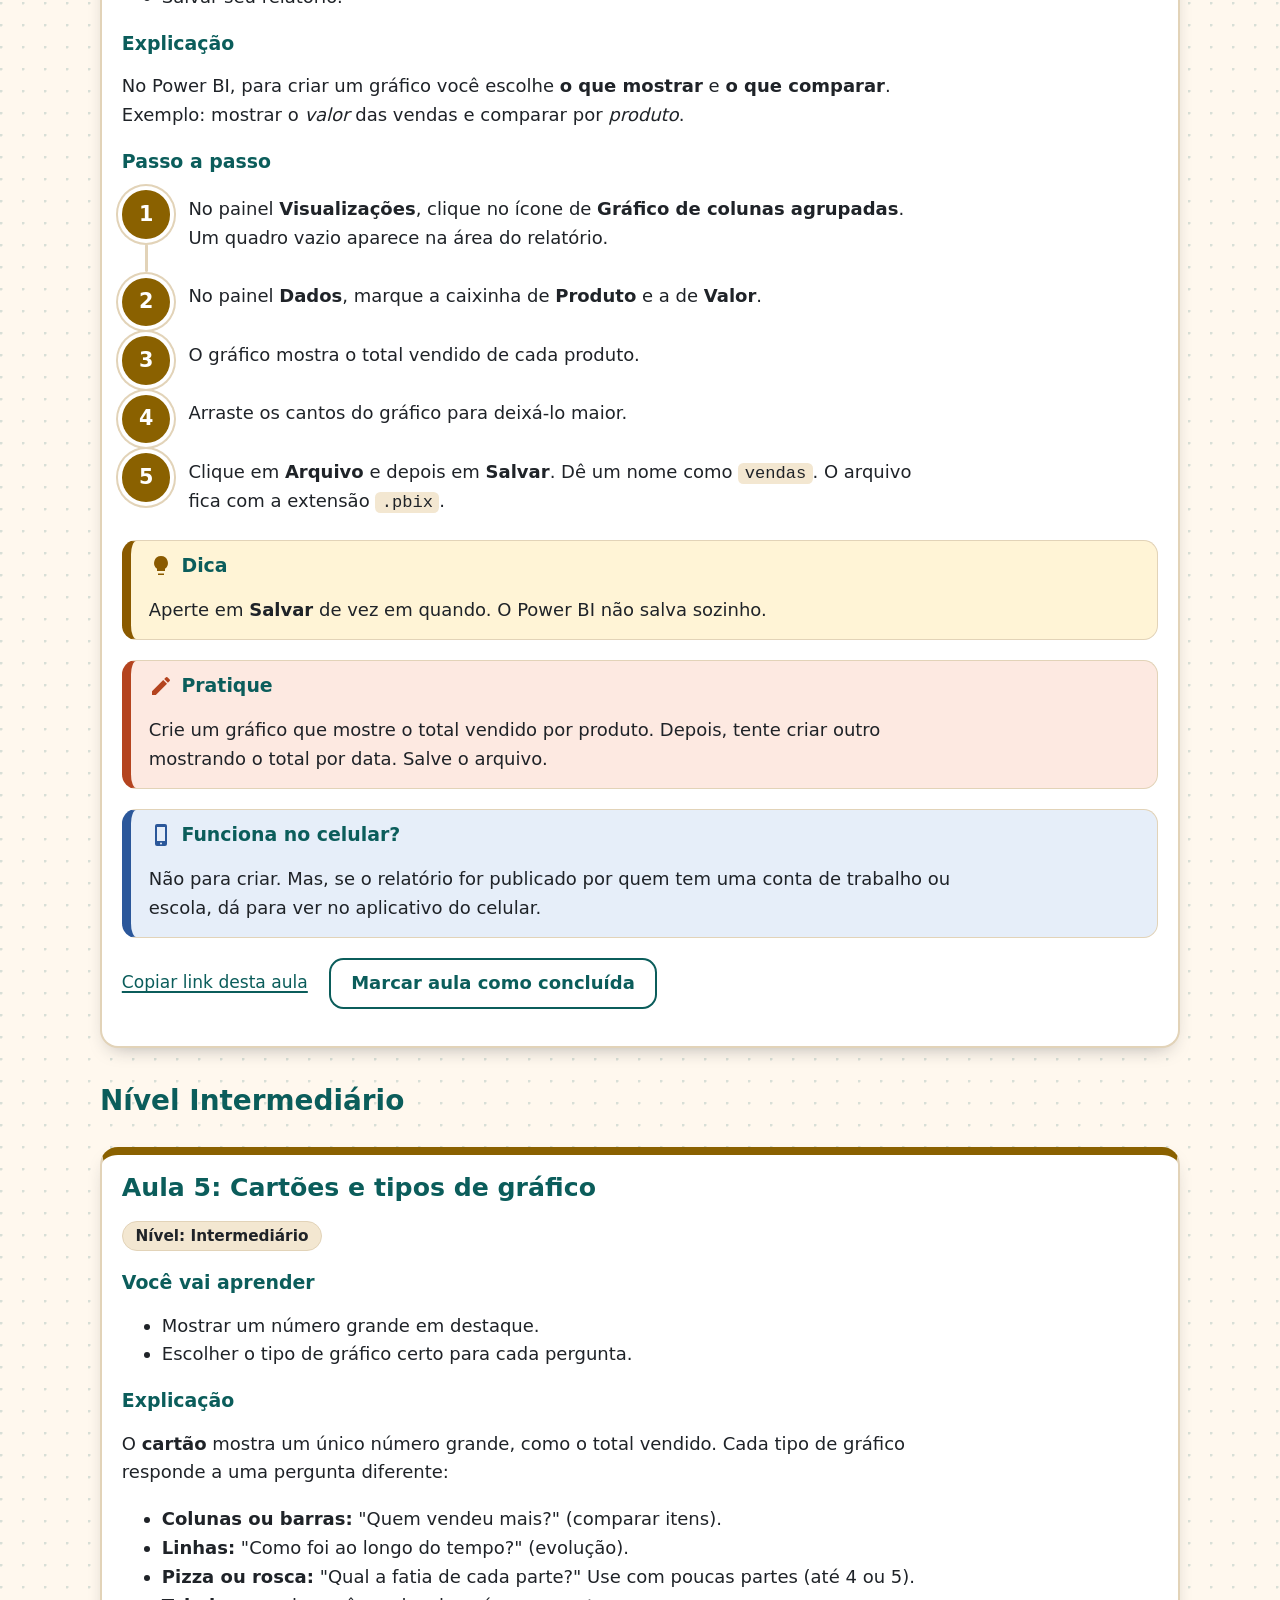
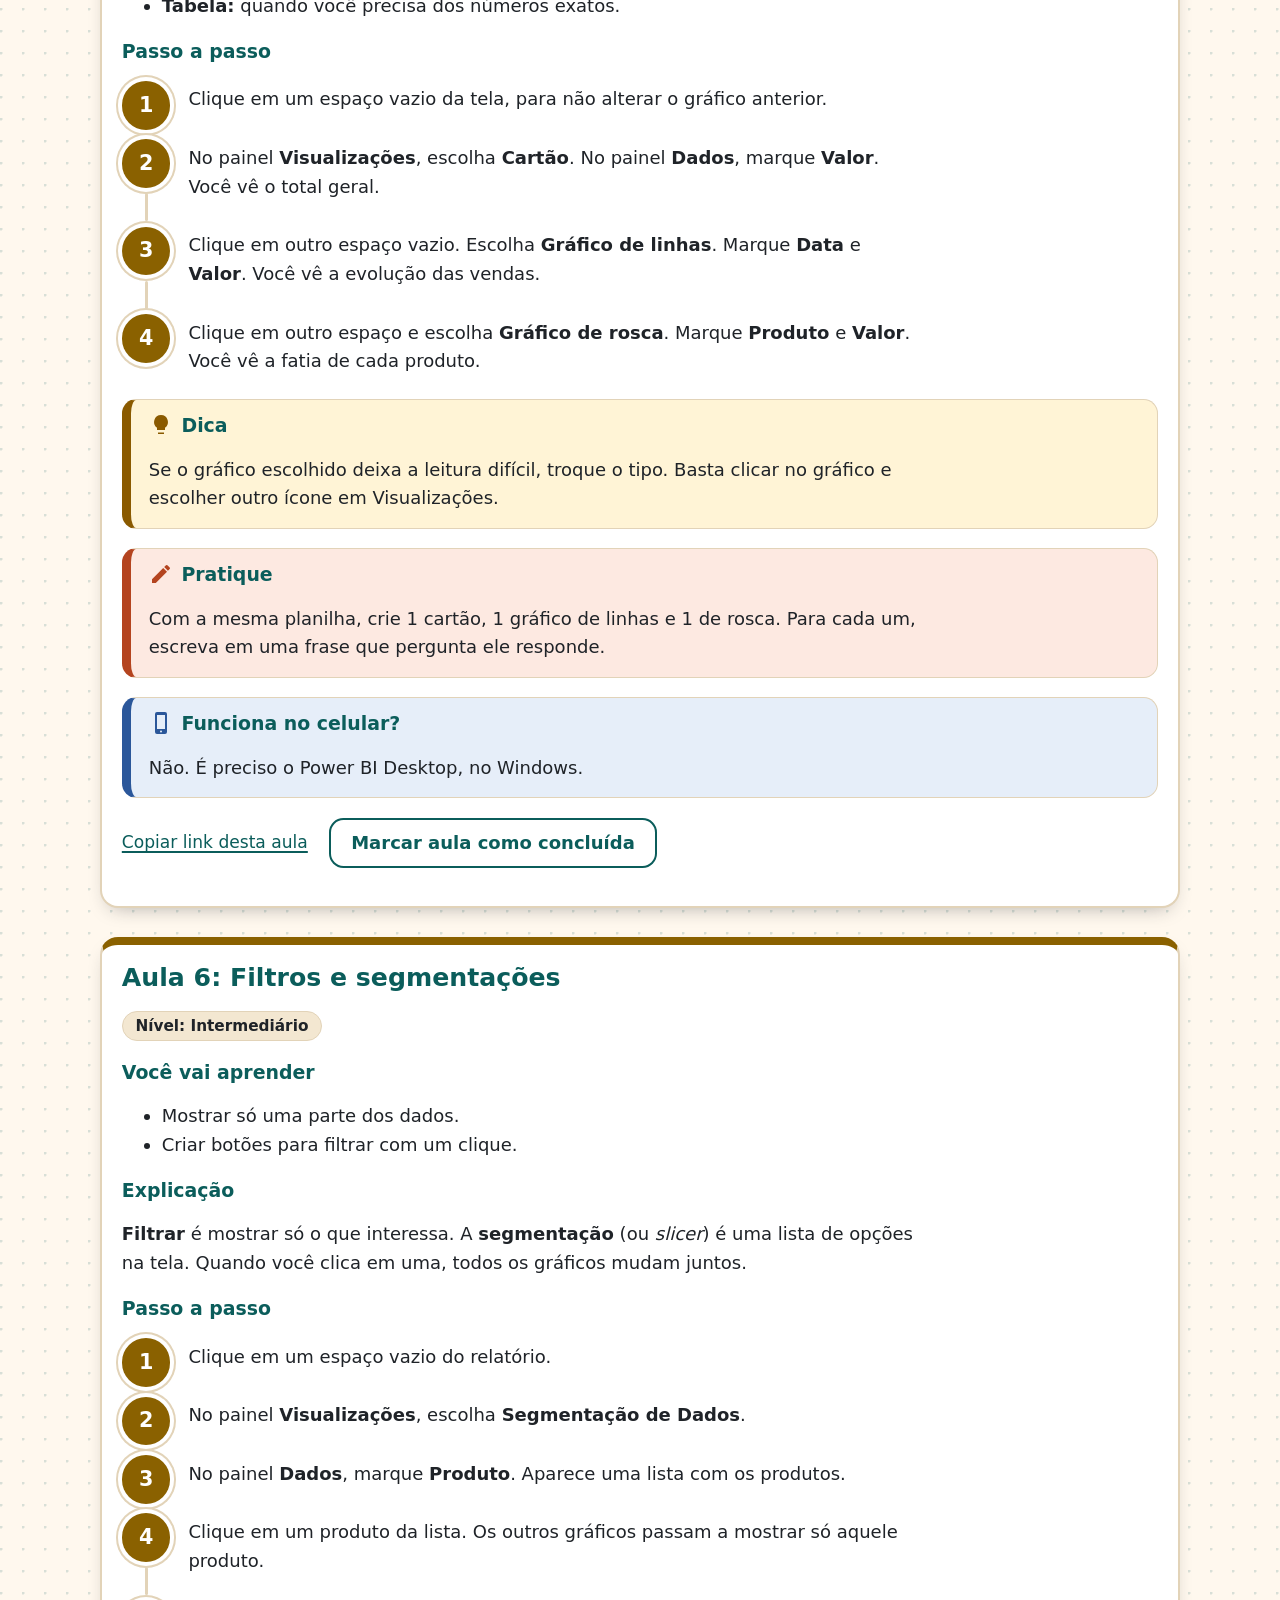
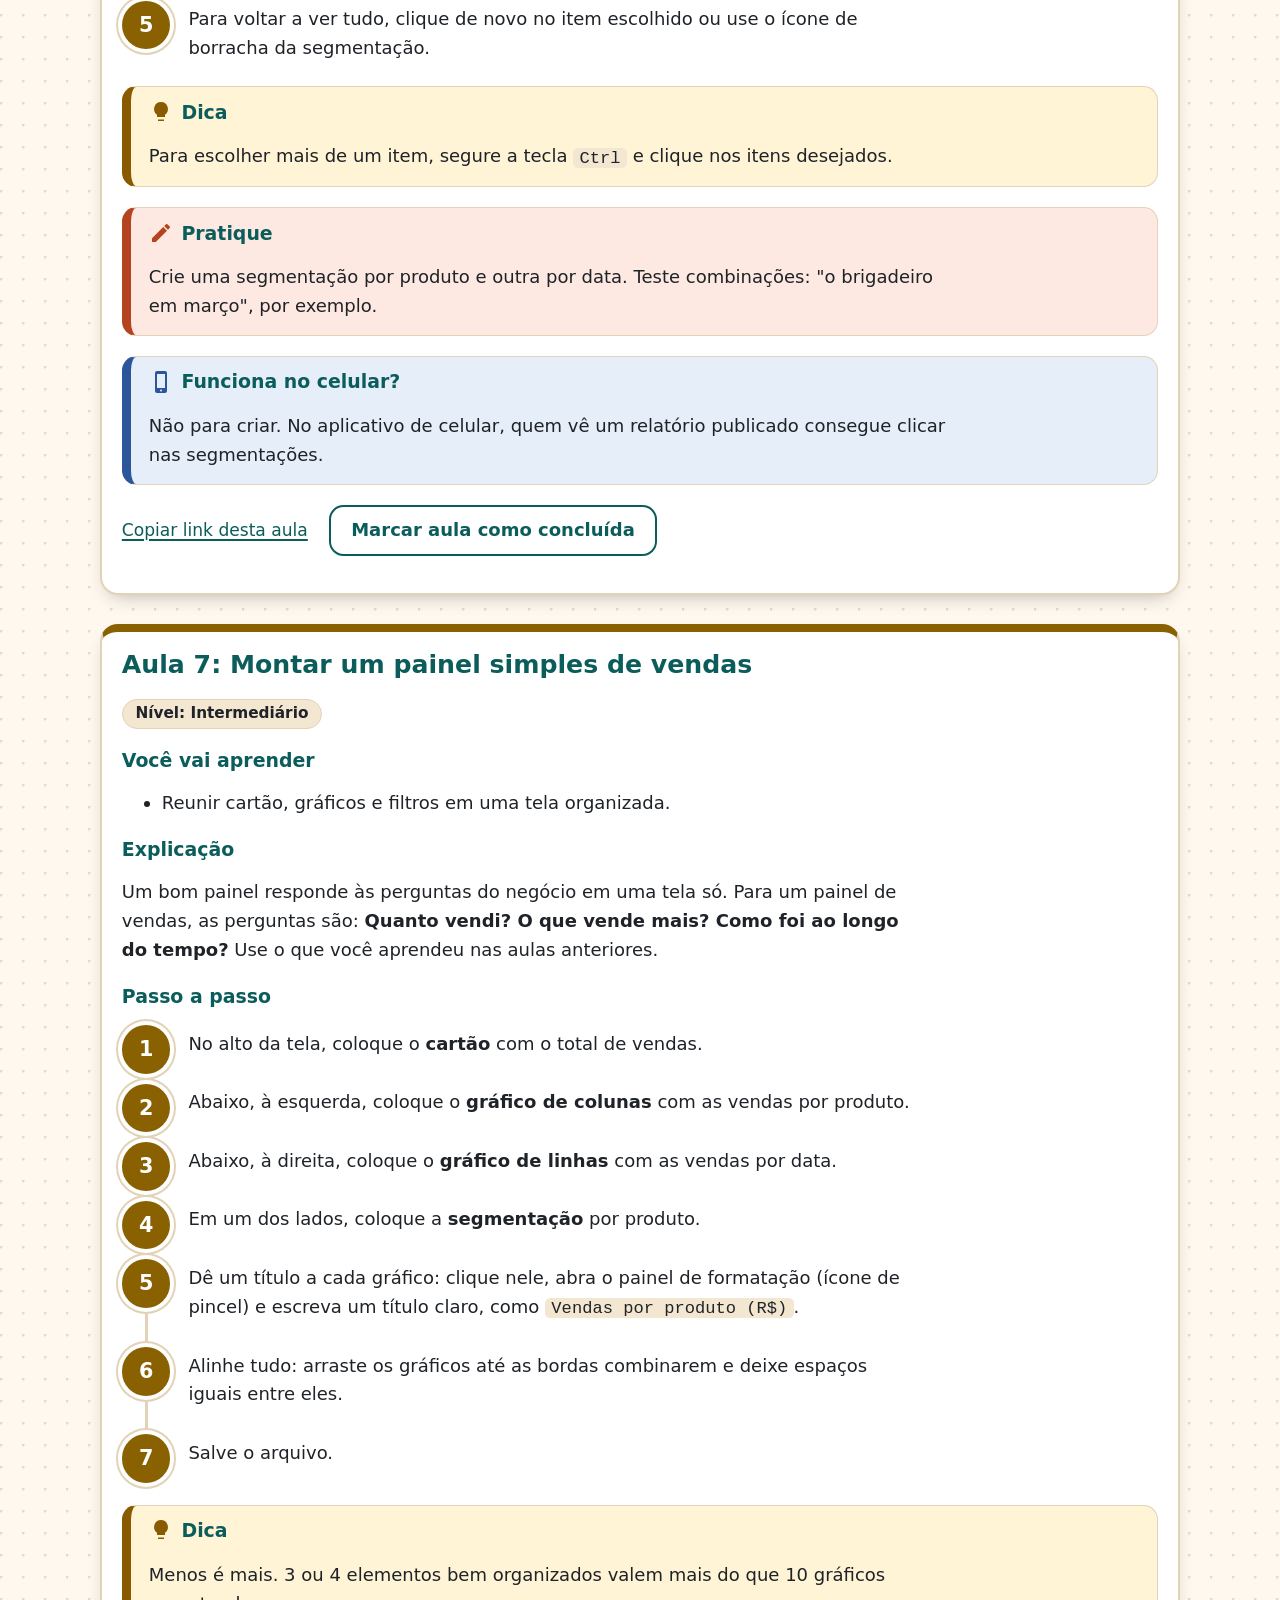
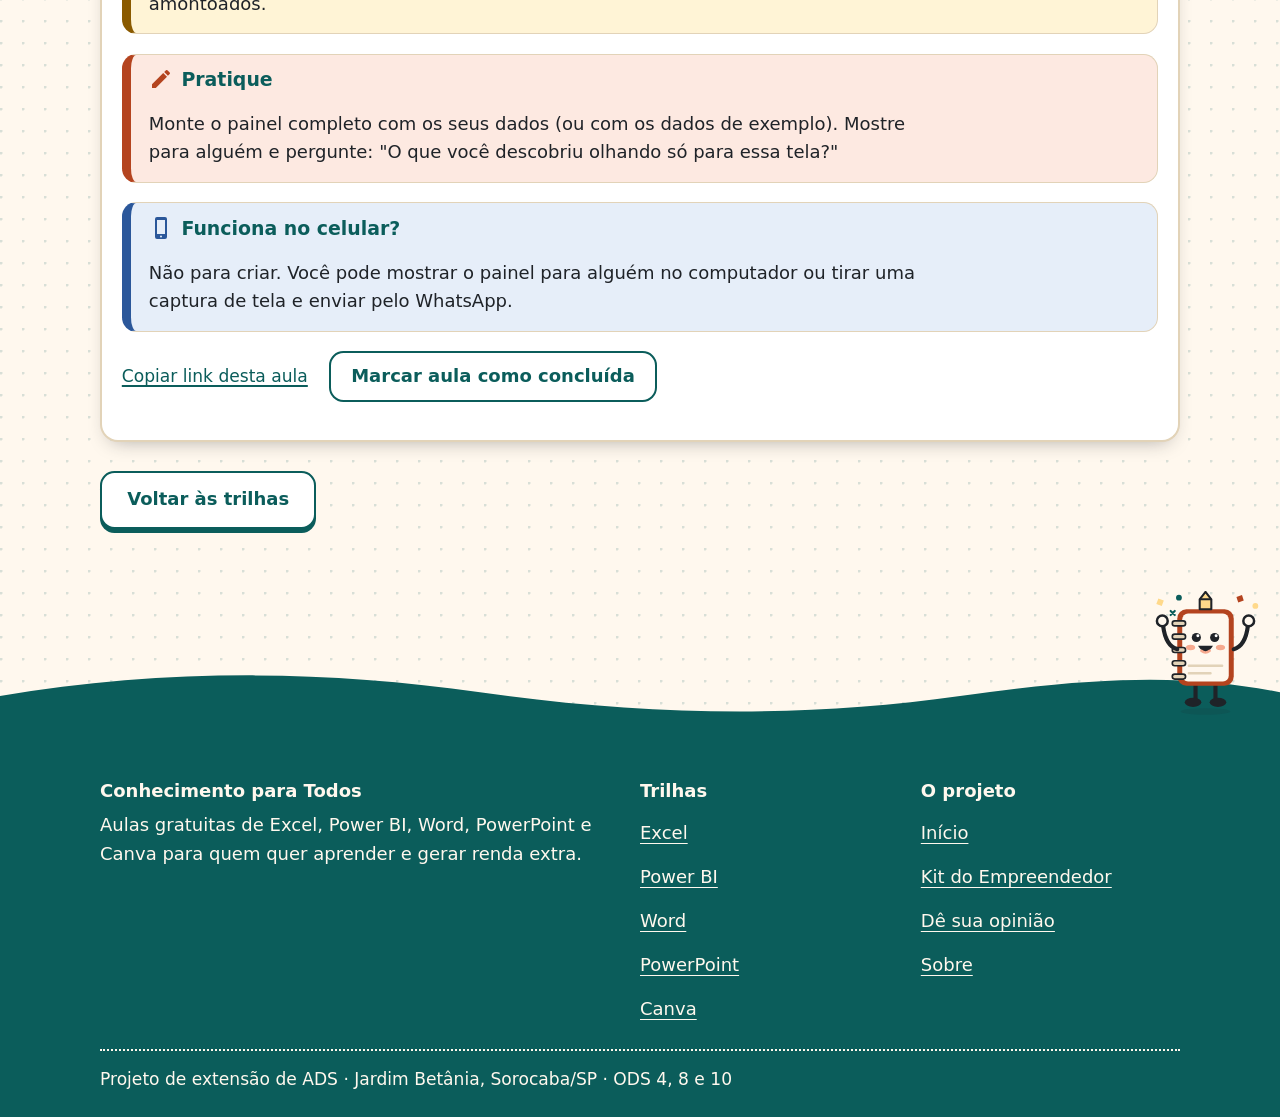
<file: powerbi.html>
<!DOCTYPE html>
<html lang="pt-BR">
<head>
<meta charset="utf-8">
<meta name="viewport" content="width=device-width, initial-scale=1">
<link rel="icon" href="data:image/svg+xml,%3Csvg xmlns='http://www.w3.org/2000/svg' viewBox='0 0 100 100'%3E%3Ctext y='.9em' font-size='90'%3E%F0%9F%93%92%3C/text%3E%3C/svg%3E">
<link rel="stylesheet" href="css/style.css">
<script src="js/main.js"></script>
<title>Power BI: aulas grátis do básico ao intermediário | Conhecimento para Todos</title>
<meta name="description" content="7 aulas gratuitas de Power BI em linguagem simples: instalar, importar uma planilha, criar gráficos, filtros e um painel de vendas.">
</head>
<body>
<svg width="0" height="0" style="position:absolute" aria-hidden="true" focusable="false"><defs>
<g id="m-corpo"><ellipse cx="62" cy="145" rx="30" ry="4" fill="#1F2328" opacity=".12"/>
<path d="M50 112v20M74 112v20" stroke="#1F2328" stroke-width="5" stroke-linecap="round"/><ellipse cx="47" cy="134" rx="10" ry="5.500" fill="#1F2328"/><ellipse cx="77" cy="134" rx="10" ry="5.500" fill="#1F2328"/>
<rect x="28" y="22" width="68" height="92" rx="11" fill="#B4441F"/><rect x="34" y="27" width="56" height="82" rx="7" fill="#FFF8EE"/>
<g fill="#E2D3B8" stroke="#1F2328" stroke-width="2"><rect x="22" y="36" width="16" height="6" rx="3"/><rect x="22" y="52" width="16" height="6" rx="3"/><rect x="22" y="68" width="16" height="6" rx="3"/><rect x="22" y="84" width="16" height="6" rx="3"/><rect x="22" y="100" width="16" height="6" rx="3"/></g>
<circle cx="51" cy="56" r="5.500" fill="#1F2328"/><circle cx="73" cy="56" r="5.500" fill="#1F2328"/><circle cx="52.800" cy="54" r="1.800" fill="#fff"/><circle cx="74.800" cy="54" r="1.800" fill="#fff"/>
<ellipse cx="44" cy="68" rx="5.500" ry="3.200" fill="#F6A98E"/><ellipse cx="80" cy="68" rx="5.500" ry="3.200" fill="#F6A98E"/>
<path d="M42 90h40M42 99h26" stroke="#E2D3B8" stroke-width="3" stroke-linecap="round"/>
<path d="M55 22V10l7-9 7 9v12z" fill="#FFD98A" stroke="#1F2328" stroke-width="2.500" stroke-linejoin="round"/><path d="M55 10h14" stroke="#1F2328" stroke-width="2.500"/></g>
<symbol id="mascote-acena" viewBox="0 0 130 150"><use href="#m-corpo"/><path d="M54 68q8 9 16 0" stroke="#1F2328" stroke-width="3" fill="none" stroke-linecap="round"/>
<path d="M28 76q-14 6-16 22" stroke="#1F2328" stroke-width="5" fill="none" stroke-linecap="round"/><circle cx="11" cy="101" r="6.500" fill="#FFF8EE" stroke="#1F2328" stroke-width="3"/>
<g class="braco-acena"><path d="M96 70q16-4 20-26" stroke="#1F2328" stroke-width="5" fill="none" stroke-linecap="round"/><circle cx="117" cy="38" r="6.500" fill="#FFF8EE" stroke="#1F2328" stroke-width="3"/></g></symbol>
<symbol id="mascote-aponta" viewBox="0 0 130 150"><use href="#m-corpo"/><path d="M54 68q8 9 16 0" stroke="#1F2328" stroke-width="3" fill="none" stroke-linecap="round"/>
<path d="M28 76q-14 6-16 22" stroke="#1F2328" stroke-width="5" fill="none" stroke-linecap="round"/><circle cx="11" cy="101" r="6.500" fill="#FFF8EE" stroke="#1F2328" stroke-width="3"/>
<path d="M96 78q14 0 18-4" stroke="#1F2328" stroke-width="5" fill="none" stroke-linecap="round"/><path d="M114 68l13 6-13 6z" fill="#FFF8EE" stroke="#1F2328" stroke-width="3" stroke-linejoin="round"/></symbol>
<symbol id="mascote-comemora" viewBox="0 0 130 150"><use href="#m-corpo"/><path d="M53 66q9 15 18 0z" fill="#1F2328"/><path d="M57 72q5 4 10 0" stroke="#F6A98E" stroke-width="3" fill="none" stroke-linecap="round"/>
<path d="M28 70q-14-4-17-28" stroke="#1F2328" stroke-width="5" fill="none" stroke-linecap="round"/><circle cx="10" cy="36" r="6.500" fill="#FFF8EE" stroke="#1F2328" stroke-width="3"/><path d="M96 70q14-4 17-28" stroke="#1F2328" stroke-width="5" fill="none" stroke-linecap="round"/><circle cx="114" cy="36" r="6.500" fill="#FFF8EE" stroke="#1F2328" stroke-width="3"/>
<rect x="4" y="10" width="7" height="7" fill="#FFD98A" transform="rotate(20 7 13)"/><circle cx="30" cy="8" r="3.500" fill="#0B5D5B"/><rect x="100" y="6" width="7" height="7" fill="#B4441F" transform="rotate(-18 103 9)"/><circle cx="122" cy="18" r="3.500" fill="#FFD98A"/><path d="M20 24l5 5M25 24l-5 5" stroke="#0B5D5B" stroke-width="2.500" stroke-linecap="round"/></symbol>
<symbol id="onda" viewBox="0 0 1440 48" preserveAspectRatio="none"><path d="M0 24C180 -4 360 -4 540 20s360 28 540 4 270-20 360-4V48H0z"/></symbol>
<symbol id="blob" viewBox="0 0 200 200"><path d="M44 22c30-24 84-12 118 14s30 70 8 104-72 44-112 28S-8 128 6 84C14 58 24 38 44 22z"/></symbol>
<symbol id="seta" viewBox="0 0 24 40"><path d="M12 3v28M4 24l8 10 8-10" fill="none" stroke="currentColor" stroke-width="4" stroke-linecap="round" stroke-linejoin="round"/></symbol>
<symbol id="ferr-excel" viewBox="0 0 64 64"><rect x="6" y="6" width="52" height="52" rx="10" fill="#fff"/><rect x="6" y="6" width="52" height="16" rx="10" style="fill:var(--c)"/><rect x="6" y="14" width="52" height="8" style="fill:var(--c)"/><path d="M24 22v36M42 22v36M6 35h52M6 47h52" fill="none" style="stroke:var(--c)" stroke-width="2.500" opacity=".55"/><rect x="24" y="35" width="18" height="12" style="fill:var(--c)" opacity=".3"/><path d="M13 10l7 8M20 10l-7 8" stroke="#fff" stroke-width="3.500" stroke-linecap="round"/></symbol>
<symbol id="ferr-powerbi" viewBox="0 0 64 64"><rect x="6" y="6" width="52" height="52" rx="10" fill="#fff"/><rect x="14" y="36" width="9" height="16" rx="2" style="fill:var(--c)" opacity=".45"/><rect x="27" y="26" width="9" height="26" rx="2" style="fill:var(--c)" opacity=".72"/><rect x="40" y="14" width="9" height="38" rx="2" style="fill:var(--c)"/><path d="M10 55h44" style="stroke:var(--c)" stroke-width="2.500" stroke-linecap="round"/></symbol>
<symbol id="ferr-word" viewBox="0 0 64 64"><rect x="6" y="6" width="52" height="52" rx="10" fill="#fff"/><path d="M13 14l5 18 6-14 6 14 5-18" fill="none" style="stroke:var(--c)" stroke-width="4.500" stroke-linecap="round" stroke-linejoin="round" transform="translate(0 0)"/><path d="M13 43h38M13 51h26" style="stroke:var(--c)" stroke-width="3" stroke-linecap="round" opacity=".55"/></symbol>
<symbol id="ferr-powerpoint" viewBox="0 0 64 64"><rect x="6" y="6" width="52" height="52" rx="10" fill="#fff"/><rect x="12" y="13" width="40" height="28" rx="4" fill="none" style="stroke:var(--c)" stroke-width="3"/><circle cx="26" cy="27" r="8" fill="none" style="stroke:var(--c)" stroke-width="2.500" opacity=".5"/><path d="M26 27V19a8 8 0 0 1 8 8z" style="fill:var(--c)"/><path d="M38 23h9M38 30h9" style="stroke:var(--c)" stroke-width="3" stroke-linecap="round"/><path d="M32 41v9M23 52h18" style="stroke:var(--c)" stroke-width="3" stroke-linecap="round"/></symbol>
<symbol id="ferr-canva" viewBox="0 0 64 64"><rect x="6" y="6" width="52" height="52" rx="10" fill="#fff"/><circle cx="24" cy="25" r="10" style="fill:var(--c)"/><rect x="31" y="27" width="20" height="20" rx="5" style="fill:var(--c)" opacity=".5" transform="rotate(12 41 37)"/><path d="M12 51c6-9 10 4 16-4s10 4 22-4" fill="none" style="stroke:var(--c)" stroke-width="3" stroke-linecap="round"/></symbol>
<symbol id="perfil-doces" viewBox="0 0 64 64"><path d="M16 34h32l-5 20H21z" fill="#E8A33A" stroke="#1F2328" stroke-width="2.500" stroke-linejoin="round"/><path d="M26 36l2 16M32 36v16M38 36l-2 16" stroke="#1F2328" stroke-width="2" opacity=".4"/><circle cx="32" cy="27" r="15" fill="#6B3E26" stroke="#1F2328" stroke-width="2.500"/><g fill="#FFD98A"><rect x="24" y="19" width="5" height="2.500" rx="1" transform="rotate(30 26 20)"/><rect x="34" y="16" width="5" height="2.500" rx="1" transform="rotate(-25 36 17)"/><rect x="30" y="27" width="5" height="2.500" rx="1" transform="rotate(70 32 28)"/><rect x="22" y="29" width="5" height="2.500" rx="1" transform="rotate(-40 24 30)"/><rect x="38" y="28" width="5" height="2.500" rx="1" transform="rotate(20 40 29)"/></g></symbol>
<symbol id="perfil-unhas" viewBox="0 0 64 64"><rect x="22" y="28" width="22" height="28" rx="6" fill="#B4441F" stroke="#1F2328" stroke-width="2.500"/><rect x="28" y="20" width="10" height="9" fill="#1F2328"/><rect x="29" y="6" width="8" height="15" rx="3" fill="#0B5D5B" stroke="#1F2328" stroke-width="2.500"/><path d="M28 36v14" stroke="#fff" stroke-width="3" stroke-linecap="round" opacity=".5"/><path d="M52 14l2 5 5 2-5 2-2 5-2-5-5-2 5-2z" fill="#FFD98A"/></symbol>
<symbol id="perfil-celular" viewBox="0 0 64 64"><rect x="18" y="6" width="26" height="50" rx="6" fill="#1F2328"/><rect x="22" y="12" width="18" height="36" rx="2" fill="#fff"/><path d="M24 18l6 8-4 6 8 8" stroke="#8A8A8A" stroke-width="1.800" fill="none"/><circle cx="31" cy="52" r="1.800" fill="#fff"/><circle cx="46" cy="40" r="6" fill="none" stroke="#B4441F" stroke-width="4"/><path d="M50 44l8 8" stroke="#B4441F" stroke-width="5" stroke-linecap="round"/></symbol>
<symbol id="perfil-emprego" viewBox="0 0 64 64"><path d="M23 22v-5a3 3 0 0 1 3-3h12a3 3 0 0 1 3 3v5" fill="none" stroke="#1F2328" stroke-width="3.500"/><rect x="9" y="22" width="46" height="31" rx="5" fill="#0B5D5B" stroke="#1F2328" stroke-width="2.500"/><path d="M9 34h46" stroke="#1F2328" stroke-width="2.500"/><rect x="28" y="30" width="8" height="9" rx="2" fill="#FFD98A" stroke="#1F2328" stroke-width="2.500"/></symbol>
<symbol id="passo-trilha" viewBox="0 0 64 64"><rect x="30" y="8" width="5" height="50" rx="2" fill="#1F2328"/><path d="M10 14h34l7 8-7 8H10z" fill="#0B5D5B" stroke="#1F2328" stroke-width="2.500" stroke-linejoin="round"/><path d="M54 36H20l-7 8 7 8h34z" fill="#B4441F" stroke="#1F2328" stroke-width="2.500" stroke-linejoin="round"/></symbol>
<symbol id="passo-aula" viewBox="0 0 64 64"><path d="M6 14c9-4 18-3 26 3v38c-8-6-17-7-26-3z" fill="#fff" stroke="#0B5D5B" stroke-width="3" stroke-linejoin="round"/><path d="M58 14c-9-4-18-3-26 3v38c8-6 17-7 26-3z" fill="#fff" stroke="#0B5D5B" stroke-width="3" stroke-linejoin="round"/><path d="M13 24c5-1 10 0 14 2M13 32c5-1 10 0 14 2M37 26c4-2 9-3 14-2M37 34c4-2 9-3 14-2" stroke="#E2D3B8" stroke-width="3" stroke-linecap="round"/></symbol>
<symbol id="passo-pratica" viewBox="0 0 64 64"><path d="M10 54l4-13L40 15l9 9-26 26z" fill="#FFD98A" stroke="#1F2328" stroke-width="2.500" stroke-linejoin="round"/><path d="M10 54l4-13 9 9z" fill="#1F2328"/><path d="M40 15l5-5a3 3 0 0 1 4 0l5 5a3 3 0 0 1 0 4l-5 5z" fill="#B4441F" stroke="#1F2328" stroke-width="2.500" stroke-linejoin="round"/><circle cx="48" cy="50" r="10" fill="#0B5D5B"/><path d="M43 50l4 4 7-8" fill="none" stroke="#fff" stroke-width="3.500" stroke-linecap="round" stroke-linejoin="round"/></symbol>
<symbol id="i-baixar" viewBox="0 0 24 24"><path d="M12 3v12M6.500 10.500L12 16l5.500-5.500M4 20h16" fill="none" stroke="currentColor" stroke-width="2.600" stroke-linecap="round" stroke-linejoin="round"/></symbol>
</defs></svg>
<a class="pular" href="#conteudo">Pular para o conteúdo</a>
<header class="topo">
  <div class="wrap topo-in">
    <a class="logo" href="index.html" aria-label="Conhecimento para Todos, página inicial">
      <svg width="40" height="40" viewBox="0 0 36 36" aria-hidden="true"><rect class="a" width="36" height="36" rx="9"/><path class="b" d="M7 11h8.5c1.6 0 2.5.9 2.5 2.4V27c0-1.2-.9-1.9-2.4-1.9H7zM29 11h-8.5C18.9 11 18 11.9 18 13.4V27c0-1.2.9-1.9 2.4-1.9H29z"/></svg>
      <span>Conhecimento <b>para Todos</b></span>
    </a>
    <button type="button" class="menu-btn" aria-expanded="false" aria-controls="menu">Menu</button>
    <div class="ajustes" role="group" aria-label="Ajustes de leitura">
      <button type="button" data-fonte="-" aria-label="Diminuir o tamanho da letra">A−</button>
      <button type="button" data-fonte="+" aria-label="Aumentar o tamanho da letra">A+</button>
      <button type="button" data-contraste aria-pressed="false">Alto contraste</button>
    </div>
    <nav id="menu" class="menu" aria-label="Principal">
      <ul>
        <li><a href="index.html">Início</a></li>
        <li><a href="trilhas.html" aria-current="page">Trilhas</a></li>
        <li><a href="kit-empreendedor.html">Kit do Empreendedor</a></li>
        <li><a href="feedback.html">Feedback</a></li>
        <li><a href="sobre.html">Sobre</a></li>
      </ul>
    </nav>
  </div>
</header>
<main id="conteudo" class="ferr powerbi" data-ferr="powerbi">
  <section class="capa ferr powerbi">
    <div class="wrap capa-in">
      <div class="capa-texto">
        <span class="adesivo">7 aulas · Básico e Intermediário</span>
        <h1>Power BI: aulas grátis</h1>
        <p class="lead">O Power BI transforma planilhas cheias de números em gráficos fáceis de entender. Um conjunto de gráficos na mesma tela é chamado de <strong>painel</strong> (ou <em>dashboard</em>).</p>
  <div class="caixa celular">
    <p><strong>Importante: só funciona em computador com Windows</strong></p>
    <p>O programa que usamos nestas aulas, o <strong>Power BI Desktop</strong>, é gratuito, mas só roda em computador com Windows. No celular existe um aplicativo do Power BI, mas ele serve apenas para <em>ver</em> painéis prontos. Por isso, em todas as aulas você verá que o celular não serve para criar.</p>
  </div>
  <p>Se você já fez a <a href="excel.html">trilha de Excel</a>, vai se sentir em casa: o Power BI usa tabelas e números parecidos.</p>
  <p>Os nomes dos botões podem mudar um pouco quando o programa é atualizado, mas a ideia é a mesma.</p>
      </div>
      <div class="capa-arte"><svg viewBox="0 0 220 180" aria-hidden="true"><circle cx="40" cy="42" r="28" fill="#fff" opacity=".16"/><circle cx="188" cy="142" r="20" fill="#fff" opacity=".2"/>
<path d="M14 158q10-14 20 0t20 0" fill="none" stroke="#fff" stroke-width="4" stroke-linecap="round" opacity=".6"/>
<g class="flutua"><use href="#ferr-powerbi" x="40" y="20" width="132" height="132" transform="rotate(-6 106 86)"/></g>
<path d="M176 24l4 9 9 4-9 4-4 9-4-9-9-4 9-4z" fill="#FFD98A"/><path d="M30 104l3 7 7 3-7 3-3 7-3-7-7-3 7-3z" fill="#FFD98A" opacity=".85"/></svg></div>
    </div>
    <svg class="onda-b" viewBox="0 0 1440 48" preserveAspectRatio="none" aria-hidden="true"><use href="#onda"/></svg>
  </section>
  <div class="wrap conteudo">
    <nav class="trilha" aria-label="Aulas de Power BI">
      <h2>Sua trilha de aulas</h2>
    <p class="trilha-nivel"><span class="etiqueta lv-b">Nível Básico</span></p>
    <ol class="caminho">
        <li><a href="#pbi-instalar"><span class="bola" aria-hidden="true">1</span><span class="nome"><span class="sr-only">Aula 1: </span>O que é o Power BI e como instalar de graça</span></a></li>
        <li><a href="#pbi-tela"><span class="bola" aria-hidden="true">2</span><span class="nome"><span class="sr-only">Aula 2: </span>Conhecendo a tela do Power BI</span></a></li>
        <li><a href="#pbi-importar"><span class="bola" aria-hidden="true">3</span><span class="nome"><span class="sr-only">Aula 3: </span>Importar uma planilha do Excel</span></a></li>
        <li><a href="#pbi-grafico"><span class="bola" aria-hidden="true">4</span><span class="nome"><span class="sr-only">Aula 4: </span>Primeiro gráfico e salvar</span></a></li>
    </ol>
    <p class="trilha-nivel"><span class="etiqueta lv-i">Nível Intermediário</span></p>
    <ol class="caminho">
        <li><a href="#pbi-cartoes"><span class="bola" aria-hidden="true">5</span><span class="nome"><span class="sr-only">Aula 5: </span>Cartões e tipos de gráfico</span></a></li>
        <li><a href="#pbi-filtros"><span class="bola" aria-hidden="true">6</span><span class="nome"><span class="sr-only">Aula 6: </span>Filtros e segmentações</span></a></li>
        <li><a href="#pbi-painel"><span class="bola" aria-hidden="true">7</span><span class="nome"><span class="sr-only">Aula 7: </span>Montar um painel simples de vendas</span></a></li>
    </ol>
    </nav>

    <h2>Nível Básico</h2>

  <article class="aula" id="pbi-instalar">
    <h3>Aula 1: O que é o Power BI e como instalar de graça</h3>
    <p><span class="etiqueta">Nível: Básico</span></p>
    <h4>Você vai aprender</h4>
    <ul>
      <li>Para que serve o Power BI.</li>
      <li>Instalar o Power BI Desktop no seu computador.</li>
    </ul>
    <h4>Explicação</h4>
    <p>Imagine uma planilha com 500 vendas. Ler tudo é difícil. O Power BI lê essa planilha e mostra, em gráficos, o que vende mais, em que mês e para quem. Isso ajuda a tomar decisões, como "o que devo produzir mais?".</p>
    <h4>Passo a passo</h4>
    <ol class="passos">
      <li>No computador com Windows, abra a loja de aplicativos, chamada <strong>Microsoft Store</strong>.</li>
      <li>Procure por <code>Power BI Desktop</code>.</li>
      <li>Clique em <strong>Instalar</strong> (ou <strong>Obter</strong>). O download é grande, então use uma boa conexão de internet.</li>
      <li>Abra o programa. Se aparecer uma janela pedindo login ou apresentando novidades, você pode fechá-la: para usar nestas aulas, não é preciso entrar com conta.</li>
    </ol>
    <div class="caixa dica"><h4>Dica</h4><p>Se o seu computador for muito antigo ou tiver pouca memória, o programa pode ficar lento. Feche outros programas antes de usar.</p></div>
    <div class="caixa pratique"><h4>Pratique</h4><p>Instale o Power BI Desktop e abra um relatório em branco. Se você não conseguir instalar, não tem problema: leia as próximas aulas para entender a ideia e tente em outro computador.</p></div>
    <div class="caixa celular"><h4>Funciona no celular?</h4><p>Não. O Power BI Desktop só funciona em computador com Windows. O aplicativo de celular só mostra painéis que outra pessoa já criou.</p></div>
    <p><a class="copiar" href="#pbi-instalar" aria-live="polite">Copiar link desta aula</a></p>
  </article>

  <article class="aula" id="pbi-tela">
    <h3>Aula 2: Conhecendo a tela do Power BI</h3>
    <p><span class="etiqueta">Nível: Básico</span></p>
    <h4>Você vai aprender</h4>
    <ul>
      <li>Reconhecer as principais áreas da tela.</li>
    </ul>
    <h4>Explicação</h4>
    <p>A tela do Power BI tem uma <strong>área de relatório</strong> grande no meio. É a "folha em branco" onde você coloca os gráficos. Do lado direito ficam dois painéis: <strong>Visualizações</strong> (os tipos de gráfico) e <strong>Dados</strong> (as colunas da sua planilha). Na faixa de cima ficam os botões.</p>
    <p>No lado esquerdo há 3 ícones: <strong>Relatório</strong> (onde você monta os gráficos), <strong>Dados</strong> (onde vê a tabela) e <strong>Modelo</strong> (que não vamos usar agora).</p>
    <figure class="tela"><svg viewBox="0 0 320 192" role="img" aria-label="Desenho da tela do Power BI Desktop: à esquerda os ícones Relatório, Dados e Modelo; no centro a área do relatório, ainda vazia; à direita os painéis Visualizações e Dados." font-family="system-ui,Segoe UI,Arial,sans-serif"><rect width="320" height="192" fill="#fff"/>
<rect width="320" height="26" fill="#8A6100"/><text x="10" y="18" font-size="12" font-weight="700" fill="#fff" font-size="13">Power BI Desktop</text>
<rect x="0" y="26" width="66" height="166" fill="#F3EEDD"/>
<rect x="8" y="38" width="14" height="14" rx="3" fill="#8A6100" opacity="1"/><text x="27" y="50" font-size="12" fill="#1F2328" font-size="11" font-weight="700">Relatório</text><rect x="8" y="72" width="14" height="14" rx="3" fill="#8A6100" opacity="0.45"/><text x="27" y="84" font-size="12" fill="#1F2328" font-size="11">Dados</text><rect x="8" y="106" width="14" height="14" rx="3" fill="#8A6100" opacity="0.45"/><text x="27" y="118" font-size="12" fill="#1F2328" font-size="11">Modelo</text>
<rect x="66" y="26" width="150" height="166" fill="#fff"/><rect x="78" y="38" width="126" height="142" rx="4" fill="none" stroke="#B9AE9A" stroke-width="2" stroke-dasharray="6 5"/>
<text x="141" y="106" font-size="12" text-anchor="middle" font-weight="700" fill="#4A4640" font-size="12">Área do relatório</text><text x="141" y="122" font-size="12" text-anchor="middle" fill="#4A4640" font-size="11">(ainda vazia)</text>
<rect x="216" y="26" width="104" height="82" fill="#F7F4EA" stroke="#E2D3B8"/><text x="224" y="42" font-size="12" font-weight="700" fill="#1F2328" font-size="11">Visualizações</text>
<g fill="#8A6100" opacity=".75"><rect x="224" y="52" width="16" height="14" rx="2"/><rect x="246" y="52" width="16" height="14" rx="2"/><rect x="268" y="52" width="16" height="14" rx="2"/><rect x="224" y="72" width="16" height="14" rx="2"/><rect x="246" y="72" width="16" height="14" rx="2"/><rect x="268" y="72" width="16" height="14" rx="2"/></g>
<rect x="216" y="108" width="104" height="84" fill="#fff" stroke="#E2D3B8"/><text x="224" y="124" font-size="12" font-weight="700" fill="#1F2328" font-size="11">Dados</text><text x="224" y="146" font-size="12" fill="#4A4640" font-size="11">vazio por enquanto</text></svg></figure>
    <h4>Passo a passo</h4>
    <ol class="passos">
      <li>Abra o Power BI Desktop. Feche as janelas de boas-vindas.</li>
      <li>Olhe o grande espaço em branco no centro: é a área do relatório.</li>
      <li>Olhe o painel <strong>Visualizações</strong>. Passe o mouse sobre os ícones para ver os nomes dos gráficos.</li>
      <li>Olhe o painel <strong>Dados</strong>. Ele está vazio porque ainda não importamos nada.</li>
      <li>Na faixa de cima, a aba <strong>Página Inicial</strong> tem os botões que mais usaremos, como <strong>Obter dados</strong>.</li>
    </ol>
    <div class="caixa dica"><h4>Dica</h4><p>Não tenha medo de clicar. Se algo der errado, aperte <code>Ctrl</code> + <code>Z</code> para desfazer.</p></div>
    <div class="caixa pratique"><h4>Pratique</h4><p>Desenhe a tela do Power BI numa folha e marque as áreas: relatório, visualizações, dados e faixa de opções. Depois confira com o programa aberto.</p></div>
    <div class="caixa celular"><h4>Funciona no celular?</h4><p>Não. A criação de relatórios só é possível no Power BI Desktop, no Windows.</p></div>
    <p><a class="copiar" href="#pbi-tela" aria-live="polite">Copiar link desta aula</a></p>
  </article>

  <article class="aula" id="pbi-importar">
    <h3>Aula 3: Importar uma planilha do Excel</h3>
    <p><span class="etiqueta">Nível: Básico</span></p>
    <h4>Você vai aprender</h4>
    <ul>
      <li>Trazer os dados de uma planilha para o Power BI.</li>
    </ul>
    <h4>Explicação</h4>
    <p>O Power BI não guarda os números; ele os lê de uma fonte, como uma planilha. <strong>Importar</strong> é trazer esses dados para dentro dele. Para dar certo, a planilha precisa estar organizada: <strong>uma tabela, com os títulos na primeira linha</strong> e sem linhas vazias no meio.</p>
    <p>Vamos usar a lista de vendas da <a href="excel.html#excel-dinamica">aula de tabela dinâmica</a> do Excel: colunas Data, Produto e Valor. Quanto mais linhas, melhor.</p>
    <h4>Passo a passo</h4>
    <ol class="passos">
      <li>Salve a sua planilha do Excel e <strong>feche o Excel</strong>.</li>
      <li>No Power BI, na aba <strong>Página Inicial</strong>, clique em <strong>Obter dados</strong> e depois em <strong>Pasta de Trabalho do Excel</strong>.</li>
      <li>Escolha o arquivo e clique em <strong>Abrir</strong>.</li>
      <li>Marque a folha (por exemplo, "Vendas") com um clique na caixinha. Veja a prévia dos dados à direita.</li>
      <li>Clique em <strong>Carregar</strong>.</li>
      <li>No painel <strong>Dados</strong>, à direita, aparece o nome da tabela. Clique na setinha para ver as colunas.</li>
    </ol>
    <div class="caixa dica"><h4>Dica</h4><p>Clique no ícone <strong>Dados</strong> (a tabelinha, na lateral esquerda) para conferir se os valores foram lidos certo. Se os números aparecerem como texto, confira o formato das colunas no Excel.</p></div>
    <div class="caixa pratique"><h4>Pratique</h4><p>Monte no Excel uma planilha de 10 vendas (data, produto e valor) e importe para o Power BI. Confira se as 10 linhas apareceram.</p></div>
    <div class="caixa celular"><h4>Funciona no celular?</h4><p>Não. É preciso o Power BI Desktop, no Windows.</p></div>
    <p><a class="copiar" href="#pbi-importar" aria-live="polite">Copiar link desta aula</a></p>
  </article>

  <article class="aula" id="pbi-grafico">
    <h3>Aula 4: Primeiro gráfico e salvar</h3>
    <p><span class="etiqueta">Nível: Básico</span></p>
    <h4>Você vai aprender</h4>
    <ul>
      <li>Criar um gráfico de colunas.</li>
      <li>Salvar seu relatório.</li>
    </ul>
    <h4>Explicação</h4>
    <p>No Power BI, para criar um gráfico você escolhe <strong>o que mostrar</strong> e <strong>o que comparar</strong>. Exemplo: mostrar o <em>valor</em> das vendas e comparar por <em>produto</em>.</p>
    <h4>Passo a passo</h4>
    <ol class="passos">
      <li>No painel <strong>Visualizações</strong>, clique no ícone de <strong>Gráfico de colunas agrupadas</strong>. Um quadro vazio aparece na área do relatório.</li>
      <li>No painel <strong>Dados</strong>, marque a caixinha de <strong>Produto</strong> e a de <strong>Valor</strong>.</li>
      <li>O gráfico mostra o total vendido de cada produto.</li>
      <li>Arraste os cantos do gráfico para deixá-lo maior.</li>
      <li>Clique em <strong>Arquivo</strong> e depois em <strong>Salvar</strong>. Dê um nome como <code>vendas</code>. O arquivo fica com a extensão <code>.pbix</code>.</li>
    </ol>
    <div class="caixa dica"><h4>Dica</h4><p>Aperte em <strong>Salvar</strong> de vez em quando. O Power BI não salva sozinho.</p></div>
    <div class="caixa pratique"><h4>Pratique</h4><p>Crie um gráfico que mostre o total vendido por produto. Depois, tente criar outro mostrando o total por data. Salve o arquivo.</p></div>
    <div class="caixa celular"><h4>Funciona no celular?</h4><p>Não para criar. Mas, se o relatório for publicado por quem tem uma conta de trabalho ou escola, dá para ver no aplicativo do celular.</p></div>
    <p><a class="copiar" href="#pbi-grafico" aria-live="polite">Copiar link desta aula</a></p>
  </article>

  <h2>Nível Intermediário</h2>

  <article class="aula" id="pbi-cartoes">
    <h3>Aula 5: Cartões e tipos de gráfico</h3>
    <p><span class="etiqueta">Nível: Intermediário</span></p>
    <h4>Você vai aprender</h4>
    <ul>
      <li>Mostrar um número grande em destaque.</li>
      <li>Escolher o tipo de gráfico certo para cada pergunta.</li>
    </ul>
    <h4>Explicação</h4>
    <p>O <strong>cartão</strong> mostra um único número grande, como o total vendido. Cada tipo de gráfico responde a uma pergunta diferente:</p>
    <ul>
      <li><strong>Colunas ou barras:</strong> "Quem vendeu mais?" (comparar itens).</li>
      <li><strong>Linhas:</strong> "Como foi ao longo do tempo?" (evolução).</li>
      <li><strong>Pizza ou rosca:</strong> "Qual a fatia de cada parte?" Use com poucas partes (até 4 ou 5).</li>
      <li><strong>Tabela:</strong> quando você precisa dos números exatos.</li>
    </ul>
    <h4>Passo a passo</h4>
    <ol class="passos">
      <li>Clique em um espaço vazio da tela, para não alterar o gráfico anterior.</li>
      <li>No painel <strong>Visualizações</strong>, escolha <strong>Cartão</strong>. No painel <strong>Dados</strong>, marque <strong>Valor</strong>. Você vê o total geral.</li>
      <li>Clique em outro espaço vazio. Escolha <strong>Gráfico de linhas</strong>. Marque <strong>Data</strong> e <strong>Valor</strong>. Você vê a evolução das vendas.</li>
      <li>Clique em outro espaço e escolha <strong>Gráfico de rosca</strong>. Marque <strong>Produto</strong> e <strong>Valor</strong>. Você vê a fatia de cada produto.</li>
    </ol>
    <div class="caixa dica"><h4>Dica</h4><p>Se o gráfico escolhido deixa a leitura difícil, troque o tipo. Basta clicar no gráfico e escolher outro ícone em Visualizações.</p></div>
    <div class="caixa pratique"><h4>Pratique</h4><p>Com a mesma planilha, crie 1 cartão, 1 gráfico de linhas e 1 de rosca. Para cada um, escreva em uma frase que pergunta ele responde.</p></div>
    <div class="caixa celular"><h4>Funciona no celular?</h4><p>Não. É preciso o Power BI Desktop, no Windows.</p></div>
    <p><a class="copiar" href="#pbi-cartoes" aria-live="polite">Copiar link desta aula</a></p>
  </article>

  <article class="aula" id="pbi-filtros">
    <h3>Aula 6: Filtros e segmentações</h3>
    <p><span class="etiqueta">Nível: Intermediário</span></p>
    <h4>Você vai aprender</h4>
    <ul>
      <li>Mostrar só uma parte dos dados.</li>
      <li>Criar botões para filtrar com um clique.</li>
    </ul>
    <h4>Explicação</h4>
    <p><strong>Filtrar</strong> é mostrar só o que interessa. A <strong>segmentação</strong> (ou <em>slicer</em>) é uma lista de opções na tela. Quando você clica em uma, todos os gráficos mudam juntos.</p>
    <h4>Passo a passo</h4>
    <ol class="passos">
      <li>Clique em um espaço vazio do relatório.</li>
      <li>No painel <strong>Visualizações</strong>, escolha <strong>Segmentação de Dados</strong>.</li>
      <li>No painel <strong>Dados</strong>, marque <strong>Produto</strong>. Aparece uma lista com os produtos.</li>
      <li>Clique em um produto da lista. Os outros gráficos passam a mostrar só aquele produto.</li>
      <li>Para voltar a ver tudo, clique de novo no item escolhido ou use o ícone de borracha da segmentação.</li>
    </ol>
    <div class="caixa dica"><h4>Dica</h4><p>Para escolher mais de um item, segure a tecla <code>Ctrl</code> e clique nos itens desejados.</p></div>
    <div class="caixa pratique"><h4>Pratique</h4><p>Crie uma segmentação por produto e outra por data. Teste combinações: "o brigadeiro em março", por exemplo.</p></div>
    <div class="caixa celular"><h4>Funciona no celular?</h4><p>Não para criar. No aplicativo de celular, quem vê um relatório publicado consegue clicar nas segmentações.</p></div>
    <p><a class="copiar" href="#pbi-filtros" aria-live="polite">Copiar link desta aula</a></p>
  </article>

  <article class="aula" id="pbi-painel">
    <h3>Aula 7: Montar um painel simples de vendas</h3>
    <p><span class="etiqueta">Nível: Intermediário</span></p>
    <h4>Você vai aprender</h4>
    <ul>
      <li>Reunir cartão, gráficos e filtros em uma tela organizada.</li>
    </ul>
    <h4>Explicação</h4>
    <p>Um bom painel responde às perguntas do negócio em uma tela só. Para um painel de vendas, as perguntas são: <strong>Quanto vendi? O que vende mais? Como foi ao longo do tempo?</strong> Use o que você aprendeu nas aulas anteriores.</p>
    <h4>Passo a passo</h4>
    <ol class="passos">
      <li>No alto da tela, coloque o <strong>cartão</strong> com o total de vendas.</li>
      <li>Abaixo, à esquerda, coloque o <strong>gráfico de colunas</strong> com as vendas por produto.</li>
      <li>Abaixo, à direita, coloque o <strong>gráfico de linhas</strong> com as vendas por data.</li>
      <li>Em um dos lados, coloque a <strong>segmentação</strong> por produto.</li>
      <li>Dê um título a cada gráfico: clique nele, abra o painel de formatação (ícone de pincel) e escreva um título claro, como <code>Vendas por produto (R$)</code>.</li>
      <li>Alinhe tudo: arraste os gráficos até as bordas combinarem e deixe espaços iguais entre eles.</li>
      <li>Salve o arquivo.</li>
    </ol>
    <div class="caixa dica"><h4>Dica</h4><p>Menos é mais. 3 ou 4 elementos bem organizados valem mais do que 10 gráficos amontoados.</p></div>
    <div class="caixa pratique"><h4>Pratique</h4><p>Monte o painel completo com os seus dados (ou com os dados de exemplo). Mostre para alguém e pergunte: "O que você descobriu olhando só para essa tela?"</p></div>
    <div class="caixa celular"><h4>Funciona no celular?</h4><p>Não para criar. Você pode mostrar o painel para alguém no computador ou tirar uma captura de tela e enviar pelo WhatsApp.</p></div>
    <p><a class="copiar" href="#pbi-painel" aria-live="polite">Copiar link desta aula</a></p>
  </article>

    <p><a class="btn btn-sec" href="trilhas.html">Voltar às trilhas</a></p>
  </div>
</main>
<footer class="rodape">
  <svg class="onda" viewBox="0 0 1440 48" preserveAspectRatio="none" aria-hidden="true"><use href="#onda"/></svg>
  <svg class="mascote" viewBox="0 0 130 150" aria-hidden="true"><use href="#mascote-comemora"/></svg>
  <div class="wrap">
    <div class="rod-cols">
      <div>
        <p class="rod-tit">Conhecimento para Todos</p>
        <p>Aulas gratuitas de Excel, Power BI, Word, PowerPoint e Canva para quem quer aprender e gerar renda extra.</p>
      </div>
      <div>
        <p class="rod-tit">Trilhas</p>
        <ul><li><a href="excel.html">Excel</a></li><li><a href="powerbi.html">Power BI</a></li><li><a href="word.html">Word</a></li><li><a href="powerpoint.html">PowerPoint</a></li><li><a href="canva.html">Canva</a></li></ul>
      </div>
      <div>
        <p class="rod-tit">O projeto</p>
        <ul><li><a href="index.html">Início</a></li><li><a href="kit-empreendedor.html">Kit do Empreendedor</a></li><li><a href="feedback.html">Dê sua opinião</a></li><li><a href="sobre.html">Sobre</a></li></ul>
      </div>
    </div>
    <p class="rod-fim">Projeto de extensão de ADS · Jardim Betânia, Sorocaba/SP · ODS 4, 8 e 10</p>
  </div>
</footer>
</body>
</html>
</file>
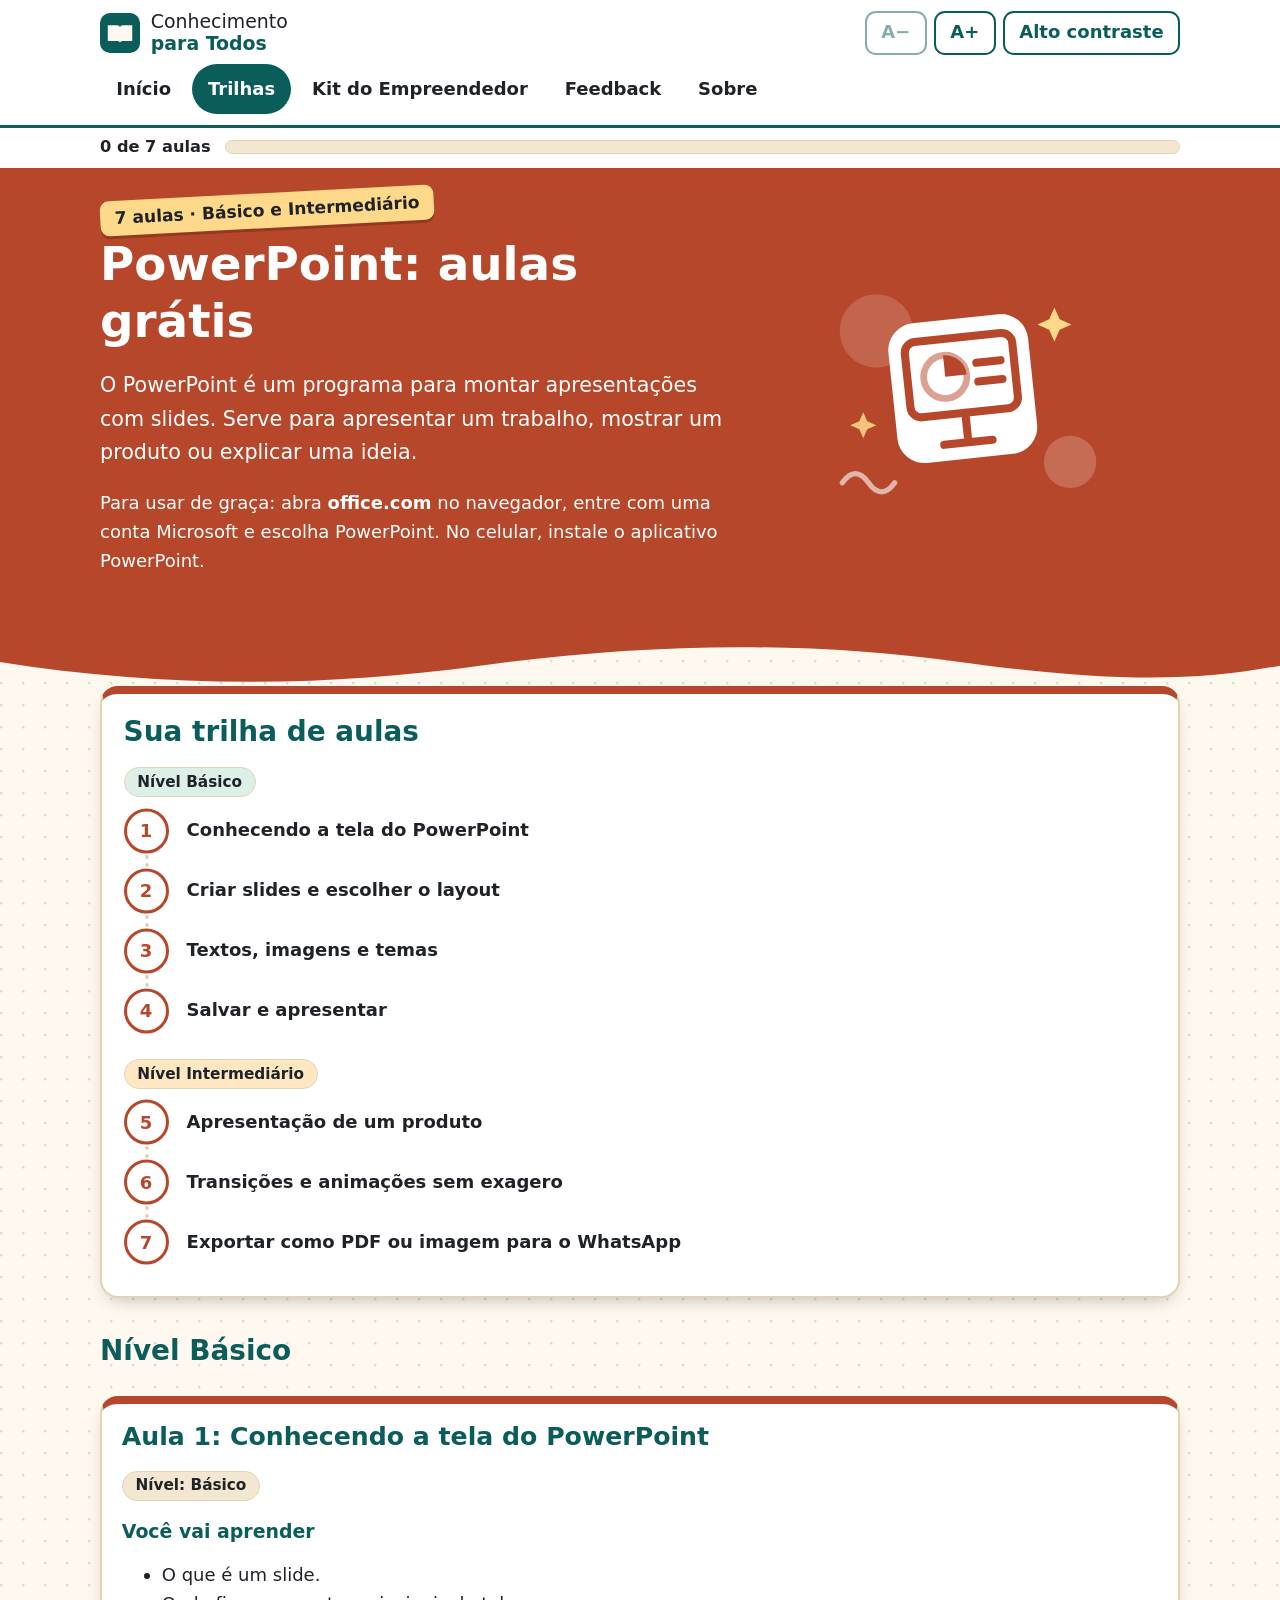
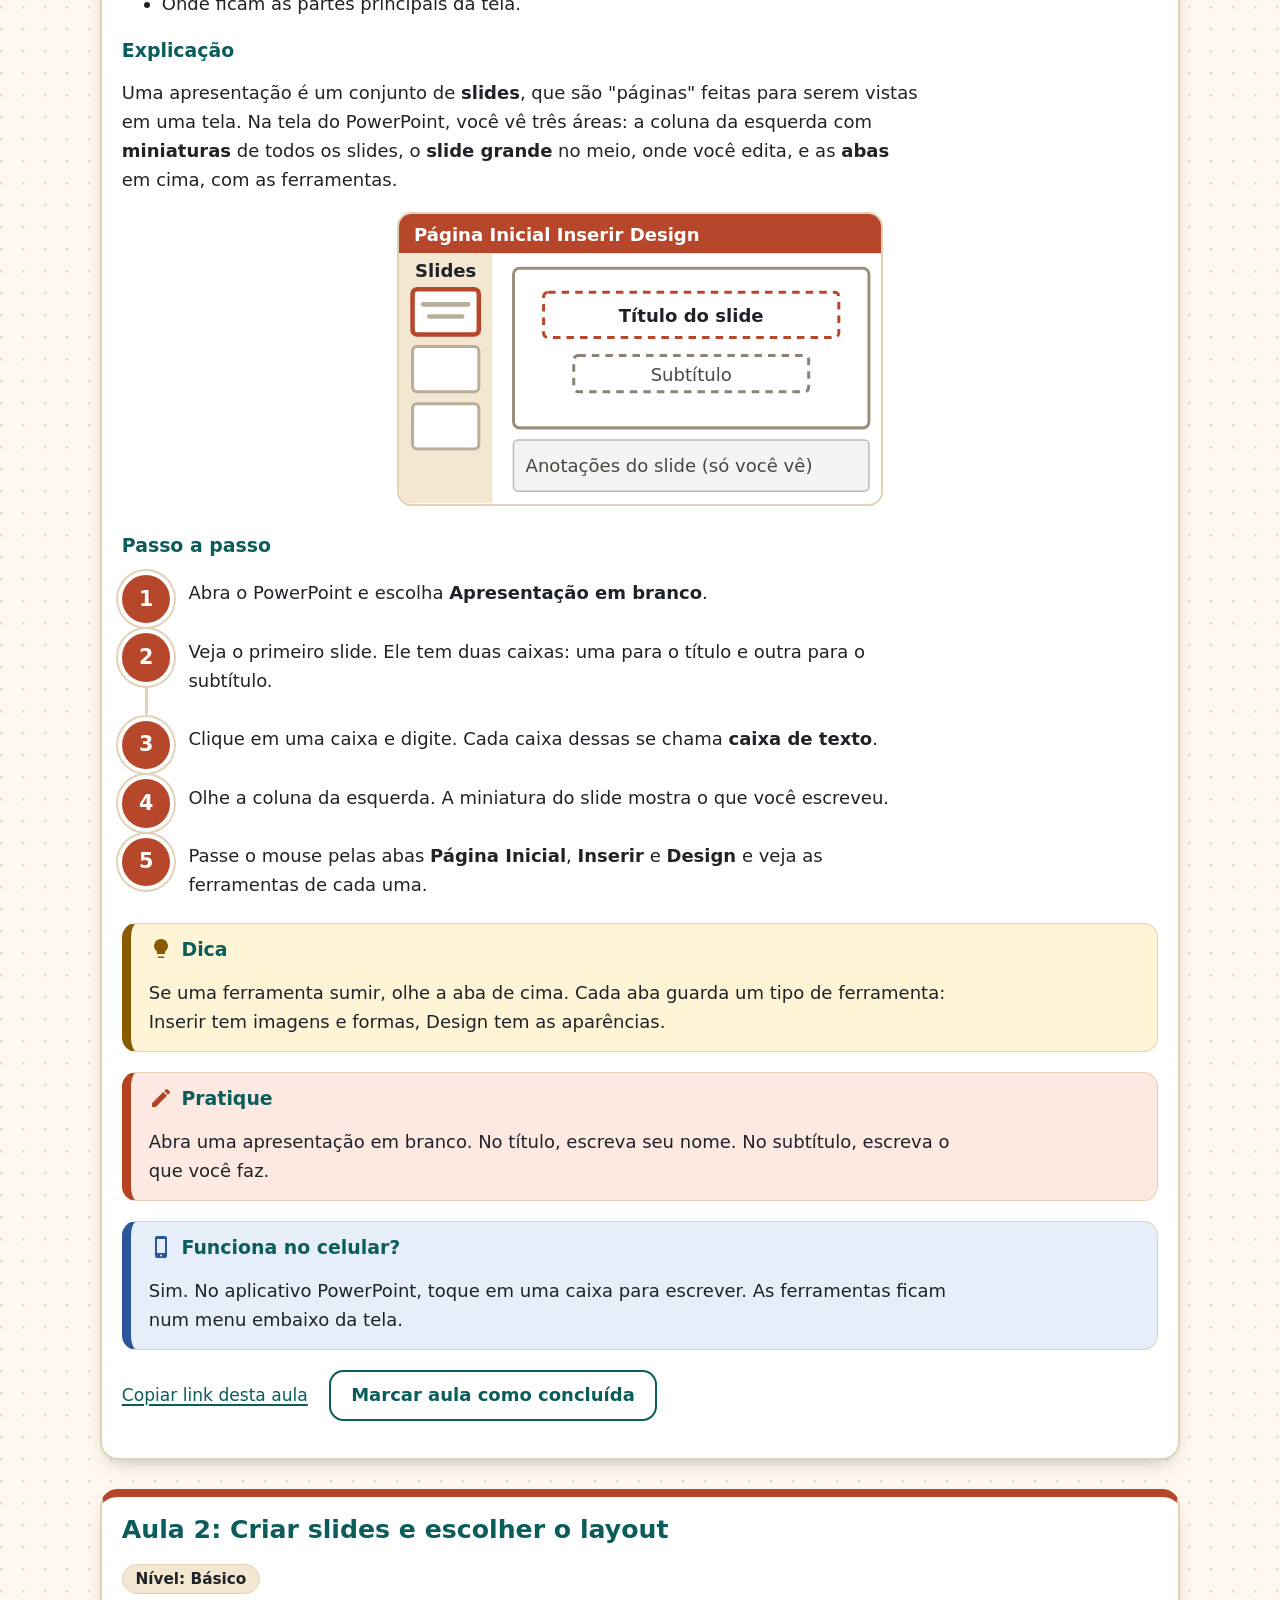
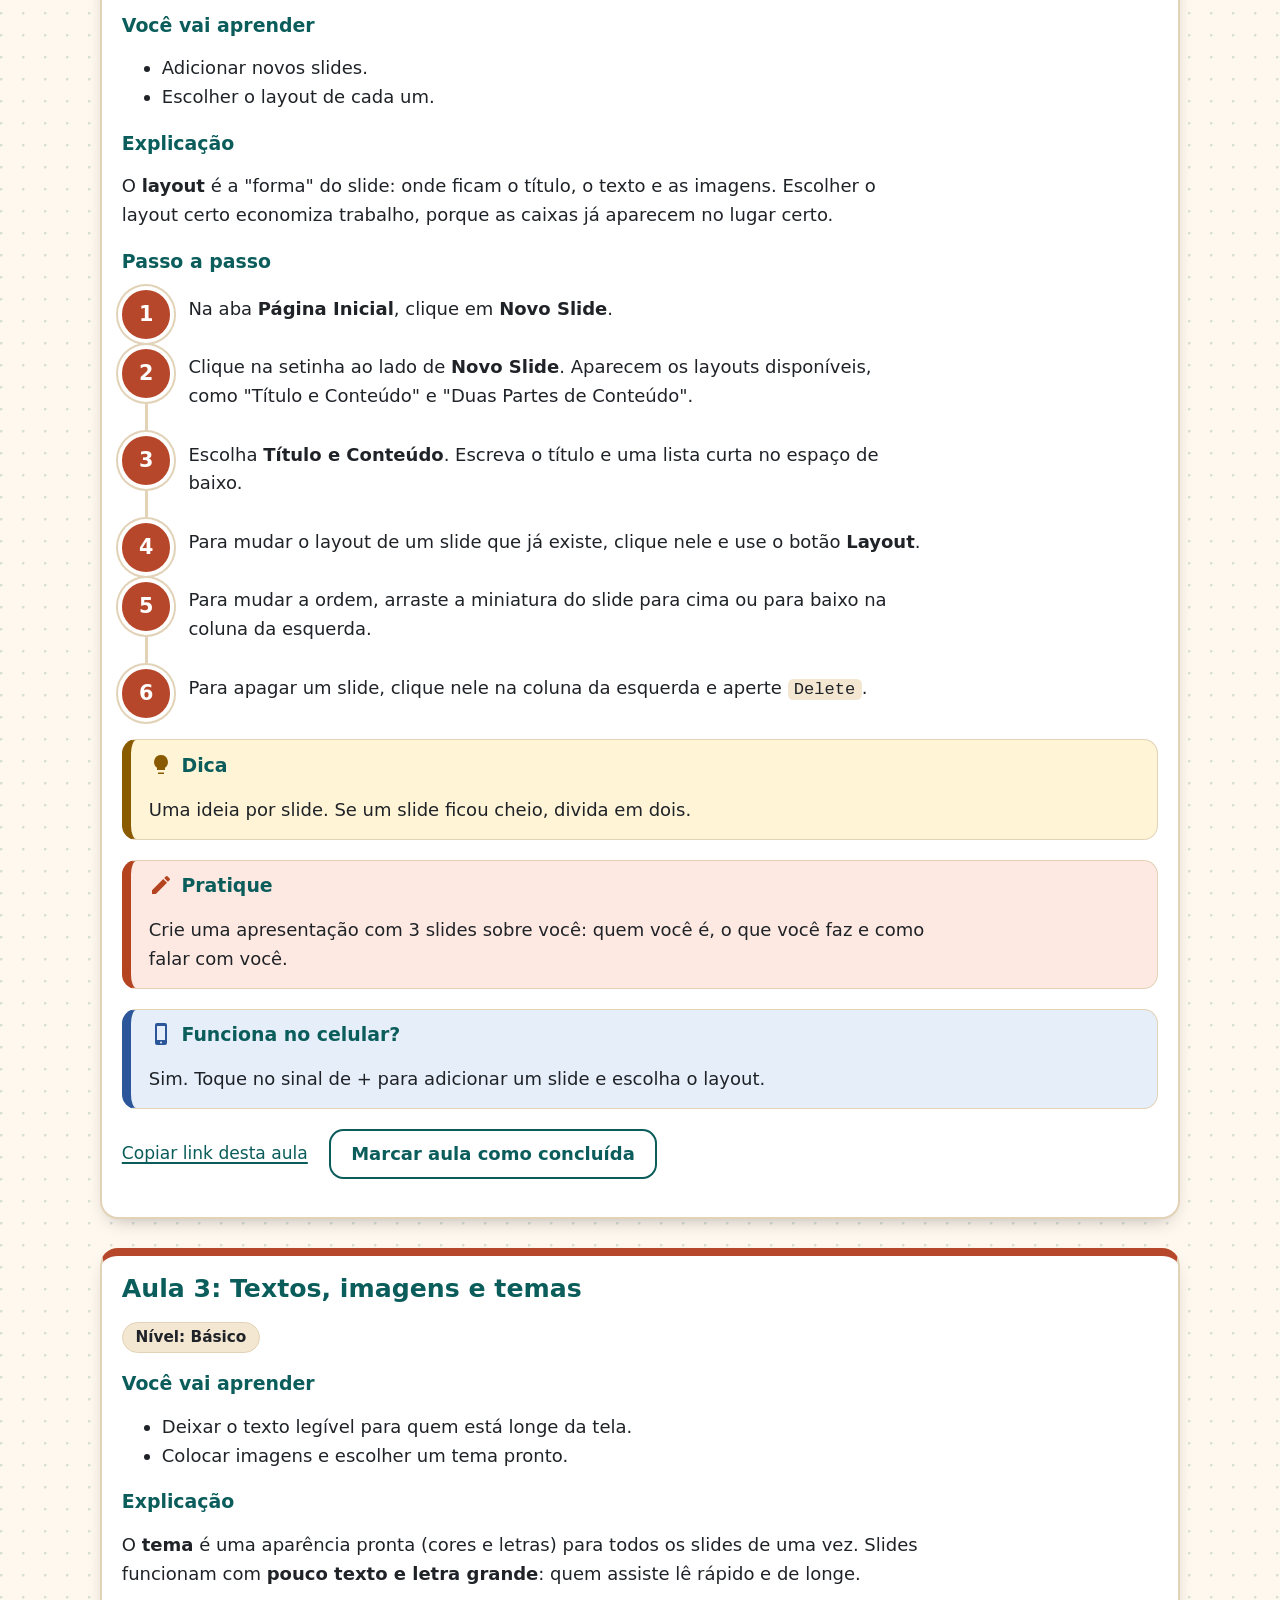
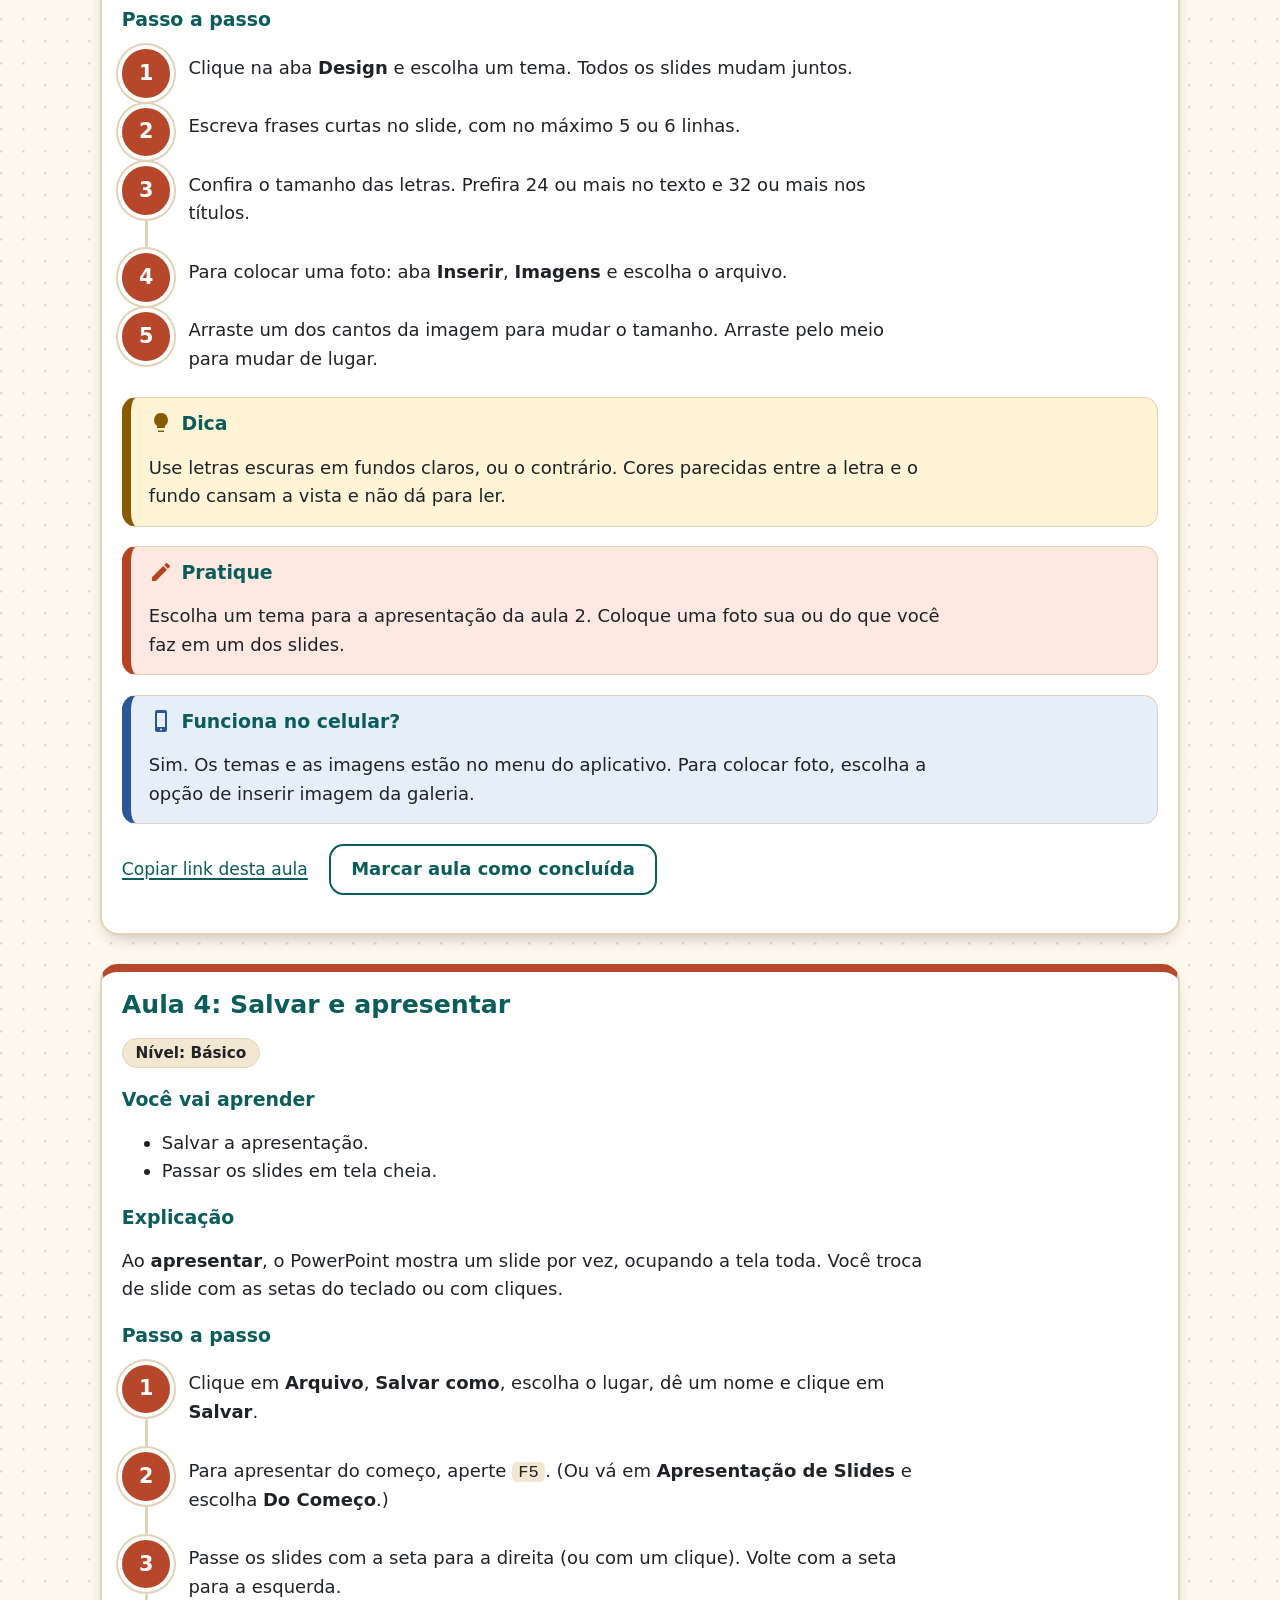
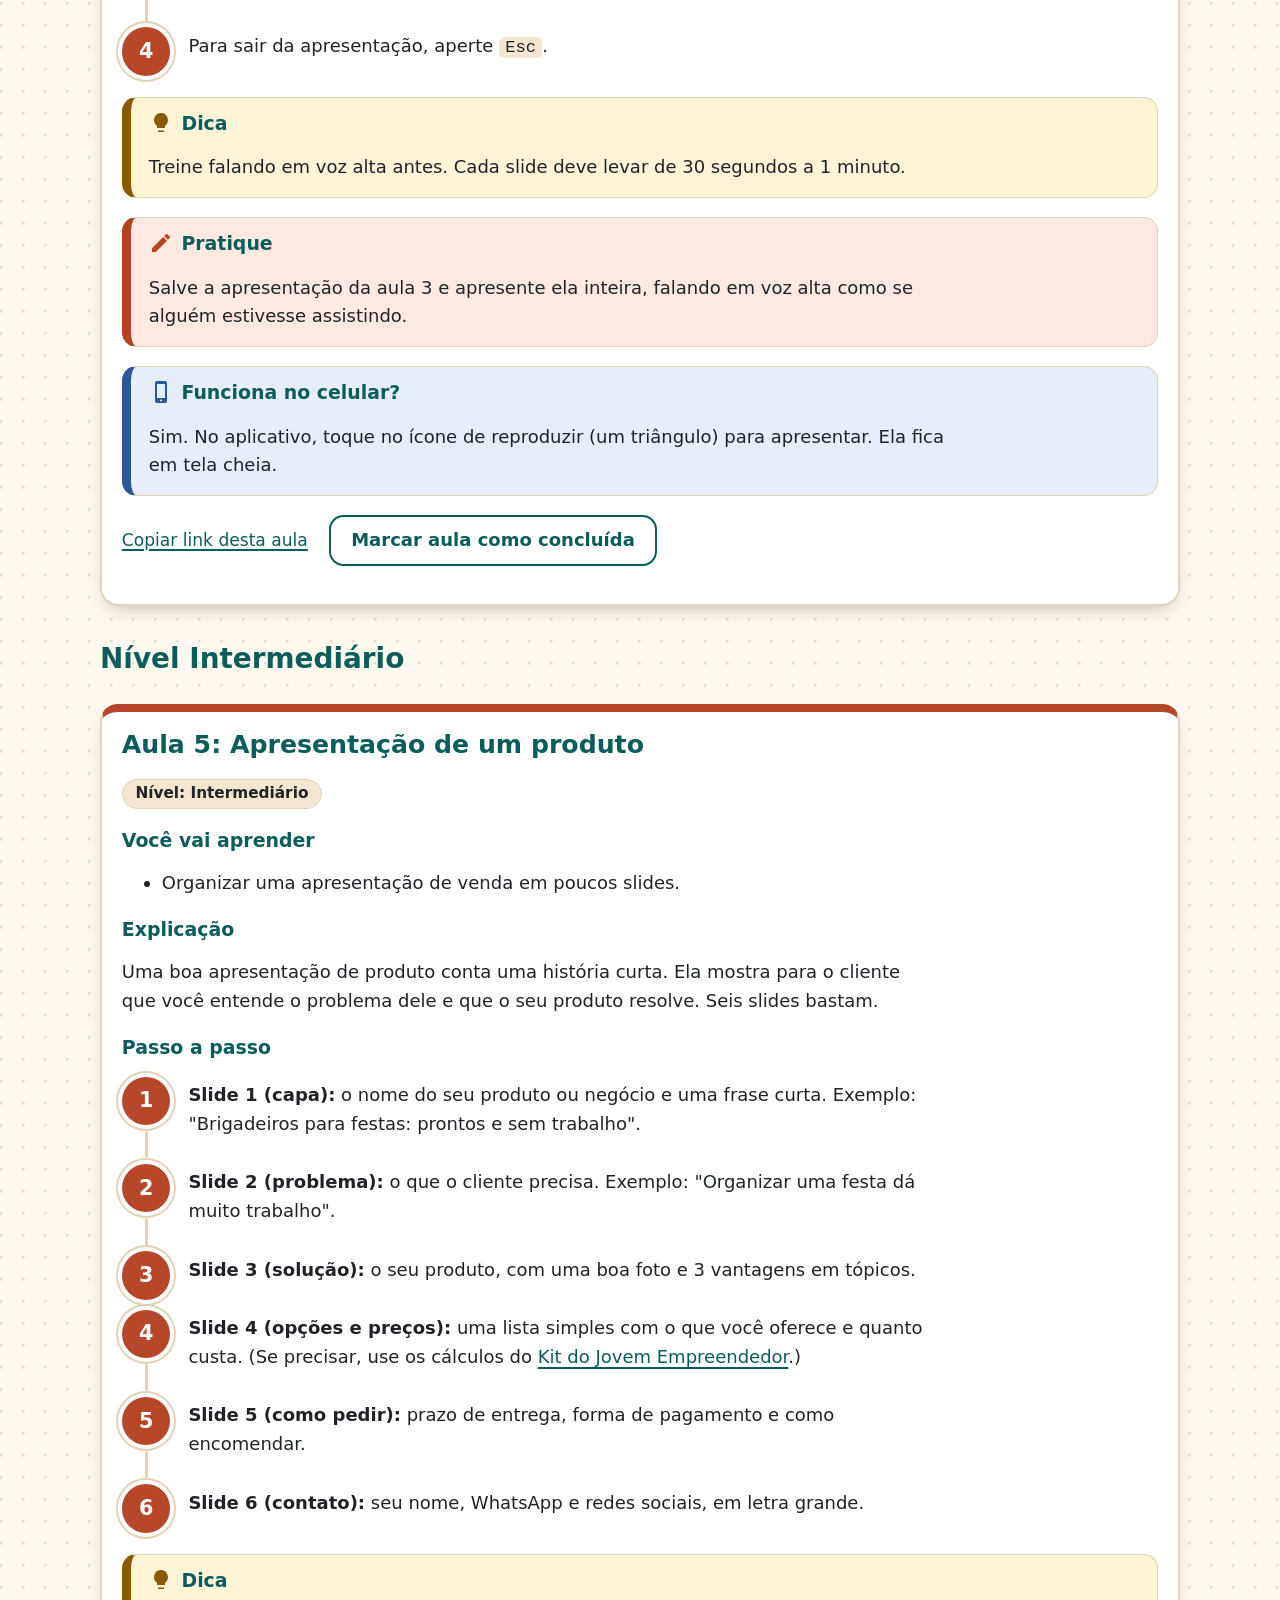
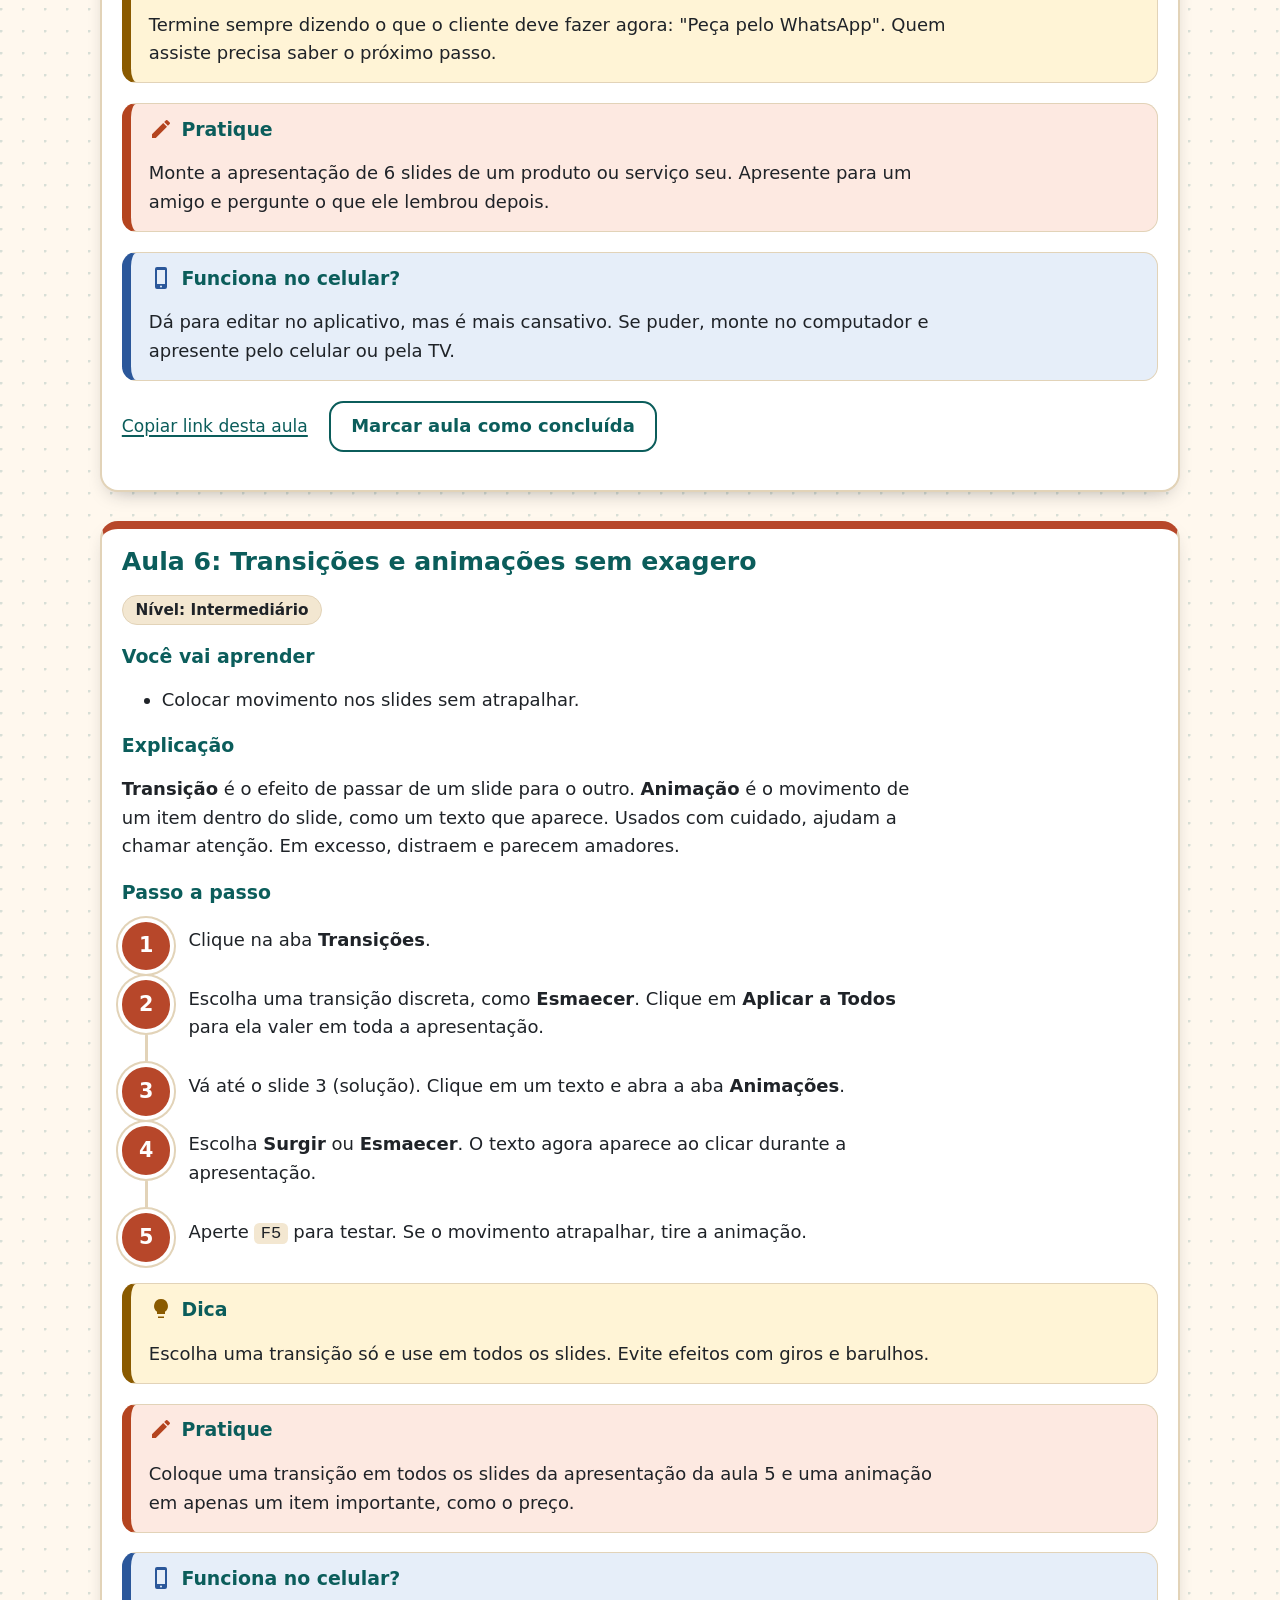
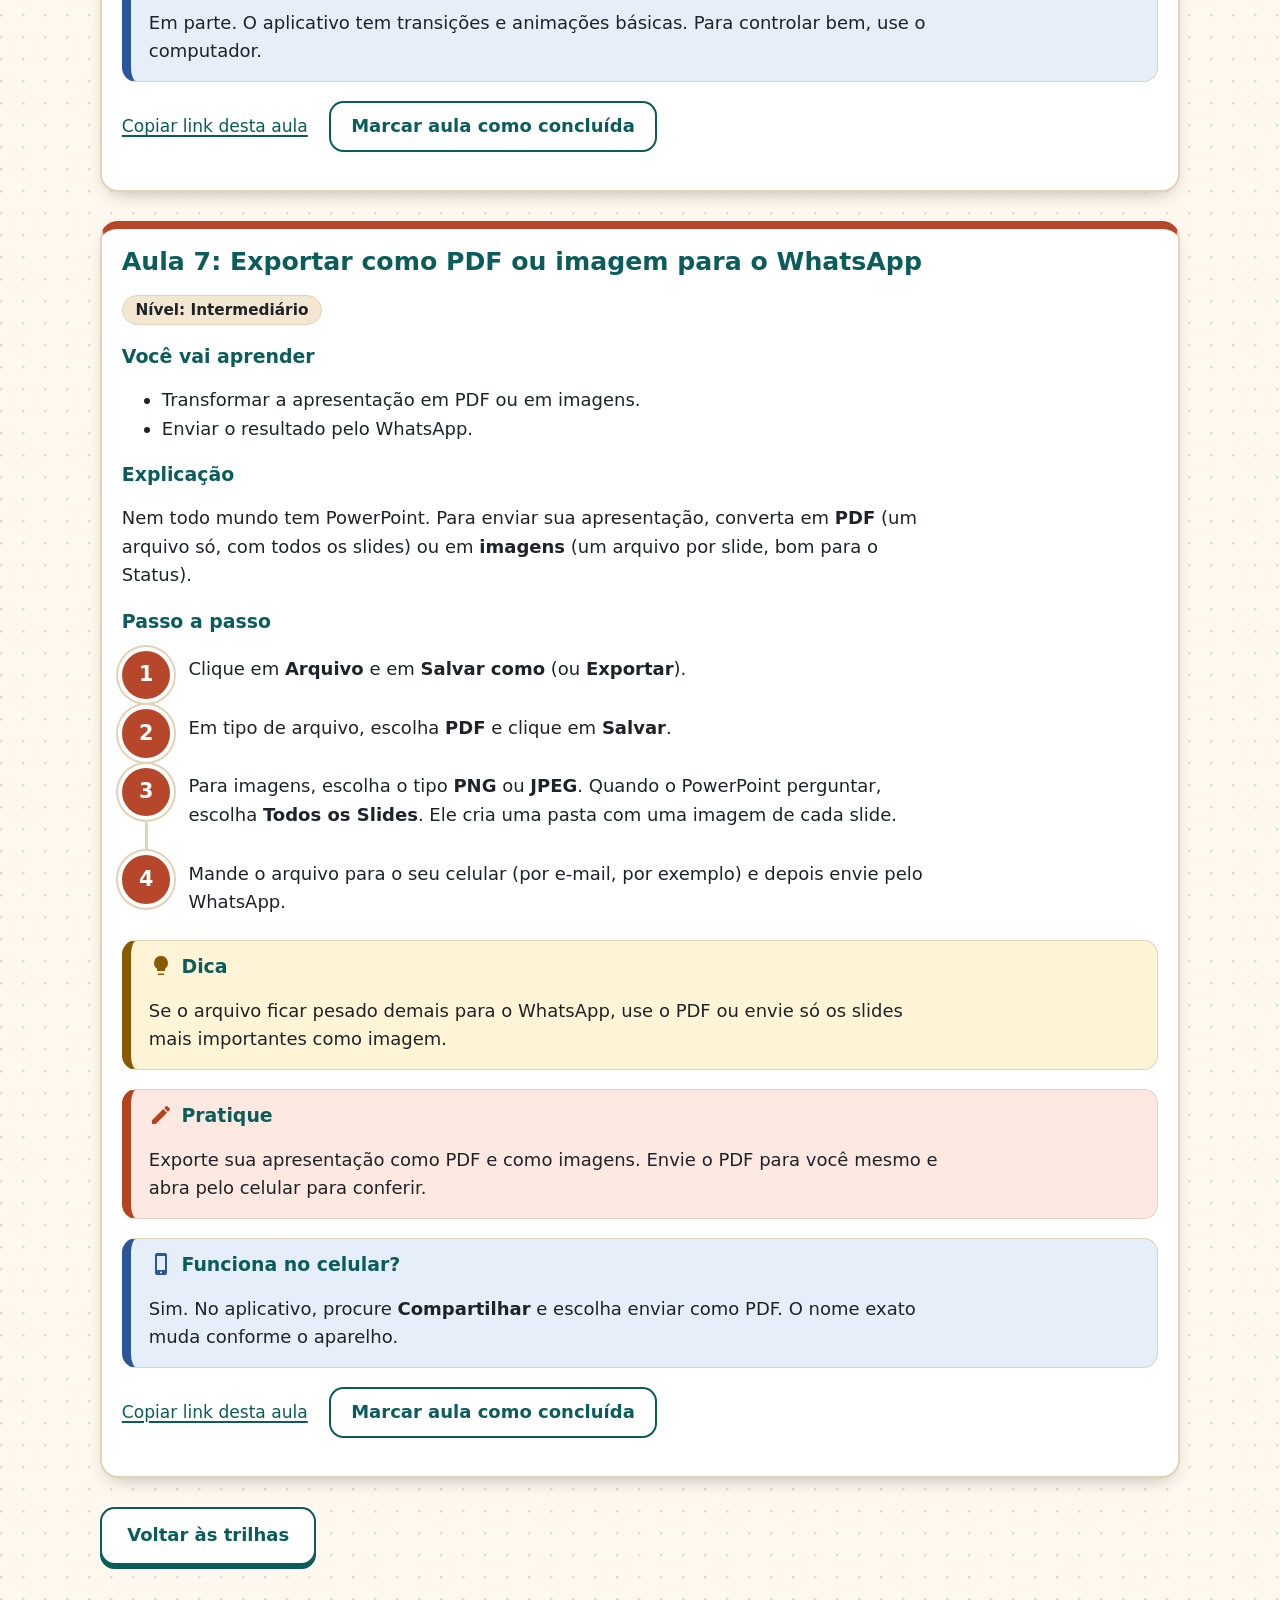
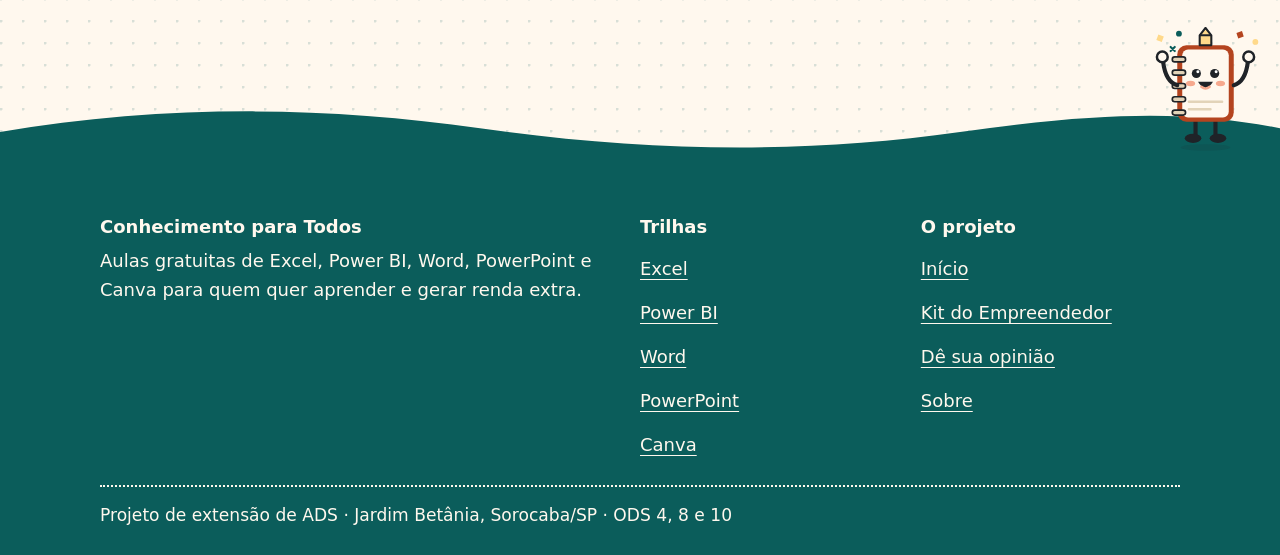
<file: powerpoint.html>
<!DOCTYPE html>
<html lang="pt-BR">
<head>
<meta charset="utf-8">
<meta name="viewport" content="width=device-width, initial-scale=1">
<link rel="icon" href="data:image/svg+xml,%3Csvg xmlns='http://www.w3.org/2000/svg' viewBox='0 0 100 100'%3E%3Ctext y='.9em' font-size='90'%3E%F0%9F%93%92%3C/text%3E%3C/svg%3E">
<link rel="stylesheet" href="css/style.css">
<script src="js/main.js"></script>
<title>PowerPoint: aulas grátis do básico ao intermediário | Conhecimento para Todos</title>
<meta name="description" content="7 aulas gratuitas de PowerPoint em linguagem simples: da tela inicial até apresentação de produto, animações e envio por WhatsApp.">
</head>
<body>
<svg width="0" height="0" style="position:absolute" aria-hidden="true" focusable="false"><defs>
<g id="m-corpo"><ellipse cx="62" cy="145" rx="30" ry="4" fill="#1F2328" opacity=".12"/>
<path d="M50 112v20M74 112v20" stroke="#1F2328" stroke-width="5" stroke-linecap="round"/><ellipse cx="47" cy="134" rx="10" ry="5.500" fill="#1F2328"/><ellipse cx="77" cy="134" rx="10" ry="5.500" fill="#1F2328"/>
<rect x="28" y="22" width="68" height="92" rx="11" fill="#B4441F"/><rect x="34" y="27" width="56" height="82" rx="7" fill="#FFF8EE"/>
<g fill="#E2D3B8" stroke="#1F2328" stroke-width="2"><rect x="22" y="36" width="16" height="6" rx="3"/><rect x="22" y="52" width="16" height="6" rx="3"/><rect x="22" y="68" width="16" height="6" rx="3"/><rect x="22" y="84" width="16" height="6" rx="3"/><rect x="22" y="100" width="16" height="6" rx="3"/></g>
<circle cx="51" cy="56" r="5.500" fill="#1F2328"/><circle cx="73" cy="56" r="5.500" fill="#1F2328"/><circle cx="52.800" cy="54" r="1.800" fill="#fff"/><circle cx="74.800" cy="54" r="1.800" fill="#fff"/>
<ellipse cx="44" cy="68" rx="5.500" ry="3.200" fill="#F6A98E"/><ellipse cx="80" cy="68" rx="5.500" ry="3.200" fill="#F6A98E"/>
<path d="M42 90h40M42 99h26" stroke="#E2D3B8" stroke-width="3" stroke-linecap="round"/>
<path d="M55 22V10l7-9 7 9v12z" fill="#FFD98A" stroke="#1F2328" stroke-width="2.500" stroke-linejoin="round"/><path d="M55 10h14" stroke="#1F2328" stroke-width="2.500"/></g>
<symbol id="mascote-acena" viewBox="0 0 130 150"><use href="#m-corpo"/><path d="M54 68q8 9 16 0" stroke="#1F2328" stroke-width="3" fill="none" stroke-linecap="round"/>
<path d="M28 76q-14 6-16 22" stroke="#1F2328" stroke-width="5" fill="none" stroke-linecap="round"/><circle cx="11" cy="101" r="6.500" fill="#FFF8EE" stroke="#1F2328" stroke-width="3"/>
<g class="braco-acena"><path d="M96 70q16-4 20-26" stroke="#1F2328" stroke-width="5" fill="none" stroke-linecap="round"/><circle cx="117" cy="38" r="6.500" fill="#FFF8EE" stroke="#1F2328" stroke-width="3"/></g></symbol>
<symbol id="mascote-aponta" viewBox="0 0 130 150"><use href="#m-corpo"/><path d="M54 68q8 9 16 0" stroke="#1F2328" stroke-width="3" fill="none" stroke-linecap="round"/>
<path d="M28 76q-14 6-16 22" stroke="#1F2328" stroke-width="5" fill="none" stroke-linecap="round"/><circle cx="11" cy="101" r="6.500" fill="#FFF8EE" stroke="#1F2328" stroke-width="3"/>
<path d="M96 78q14 0 18-4" stroke="#1F2328" stroke-width="5" fill="none" stroke-linecap="round"/><path d="M114 68l13 6-13 6z" fill="#FFF8EE" stroke="#1F2328" stroke-width="3" stroke-linejoin="round"/></symbol>
<symbol id="mascote-comemora" viewBox="0 0 130 150"><use href="#m-corpo"/><path d="M53 66q9 15 18 0z" fill="#1F2328"/><path d="M57 72q5 4 10 0" stroke="#F6A98E" stroke-width="3" fill="none" stroke-linecap="round"/>
<path d="M28 70q-14-4-17-28" stroke="#1F2328" stroke-width="5" fill="none" stroke-linecap="round"/><circle cx="10" cy="36" r="6.500" fill="#FFF8EE" stroke="#1F2328" stroke-width="3"/><path d="M96 70q14-4 17-28" stroke="#1F2328" stroke-width="5" fill="none" stroke-linecap="round"/><circle cx="114" cy="36" r="6.500" fill="#FFF8EE" stroke="#1F2328" stroke-width="3"/>
<rect x="4" y="10" width="7" height="7" fill="#FFD98A" transform="rotate(20 7 13)"/><circle cx="30" cy="8" r="3.500" fill="#0B5D5B"/><rect x="100" y="6" width="7" height="7" fill="#B4441F" transform="rotate(-18 103 9)"/><circle cx="122" cy="18" r="3.500" fill="#FFD98A"/><path d="M20 24l5 5M25 24l-5 5" stroke="#0B5D5B" stroke-width="2.500" stroke-linecap="round"/></symbol>
<symbol id="onda" viewBox="0 0 1440 48" preserveAspectRatio="none"><path d="M0 24C180 -4 360 -4 540 20s360 28 540 4 270-20 360-4V48H0z"/></symbol>
<symbol id="blob" viewBox="0 0 200 200"><path d="M44 22c30-24 84-12 118 14s30 70 8 104-72 44-112 28S-8 128 6 84C14 58 24 38 44 22z"/></symbol>
<symbol id="seta" viewBox="0 0 24 40"><path d="M12 3v28M4 24l8 10 8-10" fill="none" stroke="currentColor" stroke-width="4" stroke-linecap="round" stroke-linejoin="round"/></symbol>
<symbol id="ferr-excel" viewBox="0 0 64 64"><rect x="6" y="6" width="52" height="52" rx="10" fill="#fff"/><rect x="6" y="6" width="52" height="16" rx="10" style="fill:var(--c)"/><rect x="6" y="14" width="52" height="8" style="fill:var(--c)"/><path d="M24 22v36M42 22v36M6 35h52M6 47h52" fill="none" style="stroke:var(--c)" stroke-width="2.500" opacity=".55"/><rect x="24" y="35" width="18" height="12" style="fill:var(--c)" opacity=".3"/><path d="M13 10l7 8M20 10l-7 8" stroke="#fff" stroke-width="3.500" stroke-linecap="round"/></symbol>
<symbol id="ferr-powerbi" viewBox="0 0 64 64"><rect x="6" y="6" width="52" height="52" rx="10" fill="#fff"/><rect x="14" y="36" width="9" height="16" rx="2" style="fill:var(--c)" opacity=".45"/><rect x="27" y="26" width="9" height="26" rx="2" style="fill:var(--c)" opacity=".72"/><rect x="40" y="14" width="9" height="38" rx="2" style="fill:var(--c)"/><path d="M10 55h44" style="stroke:var(--c)" stroke-width="2.500" stroke-linecap="round"/></symbol>
<symbol id="ferr-word" viewBox="0 0 64 64"><rect x="6" y="6" width="52" height="52" rx="10" fill="#fff"/><path d="M13 14l5 18 6-14 6 14 5-18" fill="none" style="stroke:var(--c)" stroke-width="4.500" stroke-linecap="round" stroke-linejoin="round" transform="translate(0 0)"/><path d="M13 43h38M13 51h26" style="stroke:var(--c)" stroke-width="3" stroke-linecap="round" opacity=".55"/></symbol>
<symbol id="ferr-powerpoint" viewBox="0 0 64 64"><rect x="6" y="6" width="52" height="52" rx="10" fill="#fff"/><rect x="12" y="13" width="40" height="28" rx="4" fill="none" style="stroke:var(--c)" stroke-width="3"/><circle cx="26" cy="27" r="8" fill="none" style="stroke:var(--c)" stroke-width="2.500" opacity=".5"/><path d="M26 27V19a8 8 0 0 1 8 8z" style="fill:var(--c)"/><path d="M38 23h9M38 30h9" style="stroke:var(--c)" stroke-width="3" stroke-linecap="round"/><path d="M32 41v9M23 52h18" style="stroke:var(--c)" stroke-width="3" stroke-linecap="round"/></symbol>
<symbol id="ferr-canva" viewBox="0 0 64 64"><rect x="6" y="6" width="52" height="52" rx="10" fill="#fff"/><circle cx="24" cy="25" r="10" style="fill:var(--c)"/><rect x="31" y="27" width="20" height="20" rx="5" style="fill:var(--c)" opacity=".5" transform="rotate(12 41 37)"/><path d="M12 51c6-9 10 4 16-4s10 4 22-4" fill="none" style="stroke:var(--c)" stroke-width="3" stroke-linecap="round"/></symbol>
<symbol id="perfil-doces" viewBox="0 0 64 64"><path d="M16 34h32l-5 20H21z" fill="#E8A33A" stroke="#1F2328" stroke-width="2.500" stroke-linejoin="round"/><path d="M26 36l2 16M32 36v16M38 36l-2 16" stroke="#1F2328" stroke-width="2" opacity=".4"/><circle cx="32" cy="27" r="15" fill="#6B3E26" stroke="#1F2328" stroke-width="2.500"/><g fill="#FFD98A"><rect x="24" y="19" width="5" height="2.500" rx="1" transform="rotate(30 26 20)"/><rect x="34" y="16" width="5" height="2.500" rx="1" transform="rotate(-25 36 17)"/><rect x="30" y="27" width="5" height="2.500" rx="1" transform="rotate(70 32 28)"/><rect x="22" y="29" width="5" height="2.500" rx="1" transform="rotate(-40 24 30)"/><rect x="38" y="28" width="5" height="2.500" rx="1" transform="rotate(20 40 29)"/></g></symbol>
<symbol id="perfil-unhas" viewBox="0 0 64 64"><rect x="22" y="28" width="22" height="28" rx="6" fill="#B4441F" stroke="#1F2328" stroke-width="2.500"/><rect x="28" y="20" width="10" height="9" fill="#1F2328"/><rect x="29" y="6" width="8" height="15" rx="3" fill="#0B5D5B" stroke="#1F2328" stroke-width="2.500"/><path d="M28 36v14" stroke="#fff" stroke-width="3" stroke-linecap="round" opacity=".5"/><path d="M52 14l2 5 5 2-5 2-2 5-2-5-5-2 5-2z" fill="#FFD98A"/></symbol>
<symbol id="perfil-celular" viewBox="0 0 64 64"><rect x="18" y="6" width="26" height="50" rx="6" fill="#1F2328"/><rect x="22" y="12" width="18" height="36" rx="2" fill="#fff"/><path d="M24 18l6 8-4 6 8 8" stroke="#8A8A8A" stroke-width="1.800" fill="none"/><circle cx="31" cy="52" r="1.800" fill="#fff"/><circle cx="46" cy="40" r="6" fill="none" stroke="#B4441F" stroke-width="4"/><path d="M50 44l8 8" stroke="#B4441F" stroke-width="5" stroke-linecap="round"/></symbol>
<symbol id="perfil-emprego" viewBox="0 0 64 64"><path d="M23 22v-5a3 3 0 0 1 3-3h12a3 3 0 0 1 3 3v5" fill="none" stroke="#1F2328" stroke-width="3.500"/><rect x="9" y="22" width="46" height="31" rx="5" fill="#0B5D5B" stroke="#1F2328" stroke-width="2.500"/><path d="M9 34h46" stroke="#1F2328" stroke-width="2.500"/><rect x="28" y="30" width="8" height="9" rx="2" fill="#FFD98A" stroke="#1F2328" stroke-width="2.500"/></symbol>
<symbol id="passo-trilha" viewBox="0 0 64 64"><rect x="30" y="8" width="5" height="50" rx="2" fill="#1F2328"/><path d="M10 14h34l7 8-7 8H10z" fill="#0B5D5B" stroke="#1F2328" stroke-width="2.500" stroke-linejoin="round"/><path d="M54 36H20l-7 8 7 8h34z" fill="#B4441F" stroke="#1F2328" stroke-width="2.500" stroke-linejoin="round"/></symbol>
<symbol id="passo-aula" viewBox="0 0 64 64"><path d="M6 14c9-4 18-3 26 3v38c-8-6-17-7-26-3z" fill="#fff" stroke="#0B5D5B" stroke-width="3" stroke-linejoin="round"/><path d="M58 14c-9-4-18-3-26 3v38c8-6 17-7 26-3z" fill="#fff" stroke="#0B5D5B" stroke-width="3" stroke-linejoin="round"/><path d="M13 24c5-1 10 0 14 2M13 32c5-1 10 0 14 2M37 26c4-2 9-3 14-2M37 34c4-2 9-3 14-2" stroke="#E2D3B8" stroke-width="3" stroke-linecap="round"/></symbol>
<symbol id="passo-pratica" viewBox="0 0 64 64"><path d="M10 54l4-13L40 15l9 9-26 26z" fill="#FFD98A" stroke="#1F2328" stroke-width="2.500" stroke-linejoin="round"/><path d="M10 54l4-13 9 9z" fill="#1F2328"/><path d="M40 15l5-5a3 3 0 0 1 4 0l5 5a3 3 0 0 1 0 4l-5 5z" fill="#B4441F" stroke="#1F2328" stroke-width="2.500" stroke-linejoin="round"/><circle cx="48" cy="50" r="10" fill="#0B5D5B"/><path d="M43 50l4 4 7-8" fill="none" stroke="#fff" stroke-width="3.500" stroke-linecap="round" stroke-linejoin="round"/></symbol>
<symbol id="i-baixar" viewBox="0 0 24 24"><path d="M12 3v12M6.500 10.500L12 16l5.500-5.500M4 20h16" fill="none" stroke="currentColor" stroke-width="2.600" stroke-linecap="round" stroke-linejoin="round"/></symbol>
</defs></svg>
<a class="pular" href="#conteudo">Pular para o conteúdo</a>
<header class="topo">
  <div class="wrap topo-in">
    <a class="logo" href="index.html" aria-label="Conhecimento para Todos, página inicial">
      <svg width="40" height="40" viewBox="0 0 36 36" aria-hidden="true"><rect class="a" width="36" height="36" rx="9"/><path class="b" d="M7 11h8.5c1.6 0 2.5.9 2.5 2.4V27c0-1.2-.9-1.9-2.4-1.9H7zM29 11h-8.5C18.9 11 18 11.9 18 13.4V27c0-1.2.9-1.9 2.4-1.9H29z"/></svg>
      <span>Conhecimento <b>para Todos</b></span>
    </a>
    <button type="button" class="menu-btn" aria-expanded="false" aria-controls="menu">Menu</button>
    <div class="ajustes" role="group" aria-label="Ajustes de leitura">
      <button type="button" data-fonte="-" aria-label="Diminuir o tamanho da letra">A−</button>
      <button type="button" data-fonte="+" aria-label="Aumentar o tamanho da letra">A+</button>
      <button type="button" data-contraste aria-pressed="false">Alto contraste</button>
    </div>
    <nav id="menu" class="menu" aria-label="Principal">
      <ul>
        <li><a href="index.html">Início</a></li>
        <li><a href="trilhas.html" aria-current="page">Trilhas</a></li>
        <li><a href="kit-empreendedor.html">Kit do Empreendedor</a></li>
        <li><a href="feedback.html">Feedback</a></li>
        <li><a href="sobre.html">Sobre</a></li>
      </ul>
    </nav>
  </div>
</header>
<main id="conteudo" class="ferr powerpoint" data-ferr="powerpoint">
  <section class="capa ferr powerpoint">
    <div class="wrap capa-in">
      <div class="capa-texto">
        <span class="adesivo">7 aulas · Básico e Intermediário</span>
        <h1>PowerPoint: aulas grátis</h1>
        <p class="lead">O PowerPoint é um programa para montar apresentações com slides. Serve para apresentar um trabalho, mostrar um produto ou explicar uma ideia.</p>
  <p>Para usar de graça: abra <strong>office.com</strong> no navegador, entre com uma conta Microsoft e escolha PowerPoint. No celular, instale o aplicativo PowerPoint.</p>
      </div>
      <div class="capa-arte"><svg viewBox="0 0 220 180" aria-hidden="true"><circle cx="40" cy="42" r="28" fill="#fff" opacity=".16"/><circle cx="188" cy="142" r="20" fill="#fff" opacity=".2"/>
<path d="M14 158q10-14 20 0t20 0" fill="none" stroke="#fff" stroke-width="4" stroke-linecap="round" opacity=".6"/>
<g class="flutua"><use href="#ferr-powerpoint" x="40" y="20" width="132" height="132" transform="rotate(-6 106 86)"/></g>
<path d="M176 24l4 9 9 4-9 4-4 9-4-9-9-4 9-4z" fill="#FFD98A"/><path d="M30 104l3 7 7 3-7 3-3 7-3-7-7-3 7-3z" fill="#FFD98A" opacity=".85"/></svg></div>
    </div>
    <svg class="onda-b" viewBox="0 0 1440 48" preserveAspectRatio="none" aria-hidden="true"><use href="#onda"/></svg>
  </section>
  <div class="wrap conteudo">
    <nav class="trilha" aria-label="Aulas de PowerPoint">
      <h2>Sua trilha de aulas</h2>
    <p class="trilha-nivel"><span class="etiqueta lv-b">Nível Básico</span></p>
    <ol class="caminho">
        <li><a href="#ppt-tela"><span class="bola" aria-hidden="true">1</span><span class="nome"><span class="sr-only">Aula 1: </span>Conhecendo a tela do PowerPoint</span></a></li>
        <li><a href="#ppt-slides"><span class="bola" aria-hidden="true">2</span><span class="nome"><span class="sr-only">Aula 2: </span>Criar slides e escolher o layout</span></a></li>
        <li><a href="#ppt-textos"><span class="bola" aria-hidden="true">3</span><span class="nome"><span class="sr-only">Aula 3: </span>Textos, imagens e temas</span></a></li>
        <li><a href="#ppt-apresentar"><span class="bola" aria-hidden="true">4</span><span class="nome"><span class="sr-only">Aula 4: </span>Salvar e apresentar</span></a></li>
    </ol>
    <p class="trilha-nivel"><span class="etiqueta lv-i">Nível Intermediário</span></p>
    <ol class="caminho">
        <li><a href="#ppt-produto"><span class="bola" aria-hidden="true">5</span><span class="nome"><span class="sr-only">Aula 5: </span>Apresentação de um produto</span></a></li>
        <li><a href="#ppt-animacoes"><span class="bola" aria-hidden="true">6</span><span class="nome"><span class="sr-only">Aula 6: </span>Transições e animações sem exagero</span></a></li>
        <li><a href="#ppt-exportar"><span class="bola" aria-hidden="true">7</span><span class="nome"><span class="sr-only">Aula 7: </span>Exportar como PDF ou imagem para o WhatsApp</span></a></li>
    </ol>
    </nav>

    <h2>Nível Básico</h2>

  <article class="aula" id="ppt-tela">
    <h3>Aula 1: Conhecendo a tela do PowerPoint</h3>
    <p><span class="etiqueta">Nível: Básico</span></p>
    <h4>Você vai aprender</h4>
    <ul>
      <li>O que é um slide.</li>
      <li>Onde ficam as partes principais da tela.</li>
    </ul>
    <h4>Explicação</h4>
    <p>Uma apresentação é um conjunto de <strong>slides</strong>, que são "páginas" feitas para serem vistas em uma tela. Na tela do PowerPoint, você vê três áreas: a coluna da esquerda com <strong>miniaturas</strong> de todos os slides, o <strong>slide grande</strong> no meio, onde você edita, e as <strong>abas</strong> em cima, com as ferramentas.</p>
    <figure class="tela"><svg viewBox="0 0 320 192" role="img" aria-label="Desenho da tela do PowerPoint: abas no alto, coluna de miniaturas dos slides à esquerda, o slide grande no meio com caixas de título e subtítulo, e o espaço de anotações embaixo." font-family="system-ui,Segoe UI,Arial,sans-serif"><rect width="320" height="192" fill="#fff"/>
<rect width="320" height="26" fill="#B7472A"/><text x="10" y="18" font-size="12" font-weight="700" fill="#fff">Página Inicial     Inserir     Design</text>
<rect x="0" y="26" width="62" height="166" fill="#F3E7D1"/><text x="31" y="42" font-size="12" text-anchor="middle" font-weight="700" fill="#1F2328" font-size="11">Slides</text>
<rect x="9" y="50" width="44" height="30" rx="3" fill="#fff" stroke="#B7472A" stroke-width="3"/><path d="M16 60h30M20 68h22" stroke="#B9AE9A" stroke-width="3" stroke-linecap="round"/>
<rect x="9" y="88" width="44" height="30" rx="3" fill="#fff" stroke="#B9AE9A" stroke-width="2"/><rect x="9" y="126" width="44" height="30" rx="3" fill="#fff" stroke="#B9AE9A" stroke-width="2"/>
<rect x="76" y="36" width="236" height="106" rx="4" fill="#fff" stroke="#9A8F7D" stroke-width="2"/>
<rect x="96" y="52" width="196" height="30" rx="3" fill="none" stroke="#B7472A" stroke-width="2" stroke-dasharray="5 4"/><text x="194" y="72" font-size="12" text-anchor="middle" font-weight="700" fill="#1F2328" font-size="14">Título do slide</text>
<rect x="116" y="94" width="156" height="24" rx="3" fill="none" stroke="#8A8378" stroke-width="2" stroke-dasharray="5 4"/><text x="194" y="111" font-size="12" text-anchor="middle" fill="#4A4640" font-size="12">Subtítulo</text>
<rect x="76" y="150" width="236" height="34" rx="3" fill="#F4F4F4" stroke="#B9B9B9"/><text x="84" y="171" font-size="12" fill="#4A4640" font-size="11">Anotações do slide (só você vê)</text></svg></figure>
    <h4>Passo a passo</h4>
    <ol class="passos">
      <li>Abra o PowerPoint e escolha <strong>Apresentação em branco</strong>.</li>
      <li>Veja o primeiro slide. Ele tem duas caixas: uma para o título e outra para o subtítulo.</li>
      <li>Clique em uma caixa e digite. Cada caixa dessas se chama <strong>caixa de texto</strong>.</li>
      <li>Olhe a coluna da esquerda. A miniatura do slide mostra o que você escreveu.</li>
      <li>Passe o mouse pelas abas <strong>Página Inicial</strong>, <strong>Inserir</strong> e <strong>Design</strong> e veja as ferramentas de cada uma.</li>
    </ol>
    <div class="caixa dica"><h4>Dica</h4><p>Se uma ferramenta sumir, olhe a aba de cima. Cada aba guarda um tipo de ferramenta: Inserir tem imagens e formas, Design tem as aparências.</p></div>
    <div class="caixa pratique"><h4>Pratique</h4><p>Abra uma apresentação em branco. No título, escreva seu nome. No subtítulo, escreva o que você faz.</p></div>
    <div class="caixa celular"><h4>Funciona no celular?</h4><p>Sim. No aplicativo PowerPoint, toque em uma caixa para escrever. As ferramentas ficam num menu embaixo da tela.</p></div>
    <p><a class="copiar" href="#ppt-tela" aria-live="polite">Copiar link desta aula</a></p>
  </article>

  <article class="aula" id="ppt-slides">
    <h3>Aula 2: Criar slides e escolher o layout</h3>
    <p><span class="etiqueta">Nível: Básico</span></p>
    <h4>Você vai aprender</h4>
    <ul>
      <li>Adicionar novos slides.</li>
      <li>Escolher o layout de cada um.</li>
    </ul>
    <h4>Explicação</h4>
    <p>O <strong>layout</strong> é a "forma" do slide: onde ficam o título, o texto e as imagens. Escolher o layout certo economiza trabalho, porque as caixas já aparecem no lugar certo.</p>
    <h4>Passo a passo</h4>
    <ol class="passos">
      <li>Na aba <strong>Página Inicial</strong>, clique em <strong>Novo Slide</strong>.</li>
      <li>Clique na setinha ao lado de <strong>Novo Slide</strong>. Aparecem os layouts disponíveis, como "Título e Conteúdo" e "Duas Partes de Conteúdo".</li>
      <li>Escolha <strong>Título e Conteúdo</strong>. Escreva o título e uma lista curta no espaço de baixo.</li>
      <li>Para mudar o layout de um slide que já existe, clique nele e use o botão <strong>Layout</strong>.</li>
      <li>Para mudar a ordem, arraste a miniatura do slide para cima ou para baixo na coluna da esquerda.</li>
      <li>Para apagar um slide, clique nele na coluna da esquerda e aperte <code>Delete</code>.</li>
    </ol>
    <div class="caixa dica"><h4>Dica</h4><p>Uma ideia por slide. Se um slide ficou cheio, divida em dois.</p></div>
    <div class="caixa pratique"><h4>Pratique</h4><p>Crie uma apresentação com 3 slides sobre você: quem você é, o que você faz e como falar com você.</p></div>
    <div class="caixa celular"><h4>Funciona no celular?</h4><p>Sim. Toque no sinal de + para adicionar um slide e escolha o layout.</p></div>
    <p><a class="copiar" href="#ppt-slides" aria-live="polite">Copiar link desta aula</a></p>
  </article>

  <article class="aula" id="ppt-textos">
    <h3>Aula 3: Textos, imagens e temas</h3>
    <p><span class="etiqueta">Nível: Básico</span></p>
    <h4>Você vai aprender</h4>
    <ul>
      <li>Deixar o texto legível para quem está longe da tela.</li>
      <li>Colocar imagens e escolher um tema pronto.</li>
    </ul>
    <h4>Explicação</h4>
    <p>O <strong>tema</strong> é uma aparência pronta (cores e letras) para todos os slides de uma vez. Slides funcionam com <strong>pouco texto e letra grande</strong>: quem assiste lê rápido e de longe.</p>
    <h4>Passo a passo</h4>
    <ol class="passos">
      <li>Clique na aba <strong>Design</strong> e escolha um tema. Todos os slides mudam juntos.</li>
      <li>Escreva frases curtas no slide, com no máximo 5 ou 6 linhas.</li>
      <li>Confira o tamanho das letras. Prefira 24 ou mais no texto e 32 ou mais nos títulos.</li>
      <li>Para colocar uma foto: aba <strong>Inserir</strong>, <strong>Imagens</strong> e escolha o arquivo.</li>
      <li>Arraste um dos cantos da imagem para mudar o tamanho. Arraste pelo meio para mudar de lugar.</li>
    </ol>
    <div class="caixa dica"><h4>Dica</h4><p>Use letras escuras em fundos claros, ou o contrário. Cores parecidas entre a letra e o fundo cansam a vista e não dá para ler.</p></div>
    <div class="caixa pratique"><h4>Pratique</h4><p>Escolha um tema para a apresentação da aula 2. Coloque uma foto sua ou do que você faz em um dos slides.</p></div>
    <div class="caixa celular"><h4>Funciona no celular?</h4><p>Sim. Os temas e as imagens estão no menu do aplicativo. Para colocar foto, escolha a opção de inserir imagem da galeria.</p></div>
    <p><a class="copiar" href="#ppt-textos" aria-live="polite">Copiar link desta aula</a></p>
  </article>

  <article class="aula" id="ppt-apresentar">
    <h3>Aula 4: Salvar e apresentar</h3>
    <p><span class="etiqueta">Nível: Básico</span></p>
    <h4>Você vai aprender</h4>
    <ul>
      <li>Salvar a apresentação.</li>
      <li>Passar os slides em tela cheia.</li>
    </ul>
    <h4>Explicação</h4>
    <p>Ao <strong>apresentar</strong>, o PowerPoint mostra um slide por vez, ocupando a tela toda. Você troca de slide com as setas do teclado ou com cliques.</p>
    <h4>Passo a passo</h4>
    <ol class="passos">
      <li>Clique em <strong>Arquivo</strong>, <strong>Salvar como</strong>, escolha o lugar, dê um nome e clique em <strong>Salvar</strong>.</li>
      <li>Para apresentar do começo, aperte <code>F5</code>. (Ou vá em <strong>Apresentação de Slides</strong> e escolha <strong>Do Começo</strong>.)</li>
      <li>Passe os slides com a seta para a direita (ou com um clique). Volte com a seta para a esquerda.</li>
      <li>Para sair da apresentação, aperte <code>Esc</code>.</li>
    </ol>
    <div class="caixa dica"><h4>Dica</h4><p>Treine falando em voz alta antes. Cada slide deve levar de 30 segundos a 1 minuto.</p></div>
    <div class="caixa pratique"><h4>Pratique</h4><p>Salve a apresentação da aula 3 e apresente ela inteira, falando em voz alta como se alguém estivesse assistindo.</p></div>
    <div class="caixa celular"><h4>Funciona no celular?</h4><p>Sim. No aplicativo, toque no ícone de reproduzir (um triângulo) para apresentar. Ela fica em tela cheia.</p></div>
    <p><a class="copiar" href="#ppt-apresentar" aria-live="polite">Copiar link desta aula</a></p>
  </article>

  <h2>Nível Intermediário</h2>

  <article class="aula" id="ppt-produto">
    <h3>Aula 5: Apresentação de um produto</h3>
    <p><span class="etiqueta">Nível: Intermediário</span></p>
    <h4>Você vai aprender</h4>
    <ul>
      <li>Organizar uma apresentação de venda em poucos slides.</li>
    </ul>
    <h4>Explicação</h4>
    <p>Uma boa apresentação de produto conta uma história curta. Ela mostra para o cliente que você entende o problema dele e que o seu produto resolve. Seis slides bastam.</p>
    <h4>Passo a passo</h4>
    <ol class="passos">
      <li><strong>Slide 1 (capa):</strong> o nome do seu produto ou negócio e uma frase curta. Exemplo: "Brigadeiros para festas: prontos e sem trabalho".</li>
      <li><strong>Slide 2 (problema):</strong> o que o cliente precisa. Exemplo: "Organizar uma festa dá muito trabalho".</li>
      <li><strong>Slide 3 (solução):</strong> o seu produto, com uma boa foto e 3 vantagens em tópicos.</li>
      <li><strong>Slide 4 (opções e preços):</strong> uma lista simples com o que você oferece e quanto custa. (Se precisar, use os cálculos do <a href="kit-empreendedor.html#preco">Kit do Jovem Empreendedor</a>.)</li>
      <li><strong>Slide 5 (como pedir):</strong> prazo de entrega, forma de pagamento e como encomendar.</li>
      <li><strong>Slide 6 (contato):</strong> seu nome, WhatsApp e redes sociais, em letra grande.</li>
    </ol>
    <div class="caixa dica"><h4>Dica</h4><p>Termine sempre dizendo o que o cliente deve fazer agora: "Peça pelo WhatsApp". Quem assiste precisa saber o próximo passo.</p></div>
    <div class="caixa pratique"><h4>Pratique</h4><p>Monte a apresentação de 6 slides de um produto ou serviço seu. Apresente para um amigo e pergunte o que ele lembrou depois.</p></div>
    <div class="caixa celular"><h4>Funciona no celular?</h4><p>Dá para editar no aplicativo, mas é mais cansativo. Se puder, monte no computador e apresente pelo celular ou pela TV.</p></div>
    <p><a class="copiar" href="#ppt-produto" aria-live="polite">Copiar link desta aula</a></p>
  </article>

  <article class="aula" id="ppt-animacoes">
    <h3>Aula 6: Transições e animações sem exagero</h3>
    <p><span class="etiqueta">Nível: Intermediário</span></p>
    <h4>Você vai aprender</h4>
    <ul>
      <li>Colocar movimento nos slides sem atrapalhar.</li>
    </ul>
    <h4>Explicação</h4>
    <p><strong>Transição</strong> é o efeito de passar de um slide para o outro. <strong>Animação</strong> é o movimento de um item dentro do slide, como um texto que aparece. Usados com cuidado, ajudam a chamar atenção. Em excesso, distraem e parecem amadores.</p>
    <h4>Passo a passo</h4>
    <ol class="passos">
      <li>Clique na aba <strong>Transições</strong>.</li>
      <li>Escolha uma transição discreta, como <strong>Esmaecer</strong>. Clique em <strong>Aplicar a Todos</strong> para ela valer em toda a apresentação.</li>
      <li>Vá até o slide 3 (solução). Clique em um texto e abra a aba <strong>Animações</strong>.</li>
      <li>Escolha <strong>Surgir</strong> ou <strong>Esmaecer</strong>. O texto agora aparece ao clicar durante a apresentação.</li>
      <li>Aperte <code>F5</code> para testar. Se o movimento atrapalhar, tire a animação.</li>
    </ol>
    <div class="caixa dica"><h4>Dica</h4><p>Escolha uma transição só e use em todos os slides. Evite efeitos com giros e barulhos.</p></div>
    <div class="caixa pratique"><h4>Pratique</h4><p>Coloque uma transição em todos os slides da apresentação da aula 5 e uma animação em apenas um item importante, como o preço.</p></div>
    <div class="caixa celular"><h4>Funciona no celular?</h4><p>Em parte. O aplicativo tem transições e animações básicas. Para controlar bem, use o computador.</p></div>
    <p><a class="copiar" href="#ppt-animacoes" aria-live="polite">Copiar link desta aula</a></p>
  </article>

  <article class="aula" id="ppt-exportar">
    <h3>Aula 7: Exportar como PDF ou imagem para o WhatsApp</h3>
    <p><span class="etiqueta">Nível: Intermediário</span></p>
    <h4>Você vai aprender</h4>
    <ul>
      <li>Transformar a apresentação em PDF ou em imagens.</li>
      <li>Enviar o resultado pelo WhatsApp.</li>
    </ul>
    <h4>Explicação</h4>
    <p>Nem todo mundo tem PowerPoint. Para enviar sua apresentação, converta em <strong>PDF</strong> (um arquivo só, com todos os slides) ou em <strong>imagens</strong> (um arquivo por slide, bom para o Status).</p>
    <h4>Passo a passo</h4>
    <ol class="passos">
      <li>Clique em <strong>Arquivo</strong> e em <strong>Salvar como</strong> (ou <strong>Exportar</strong>).</li>
      <li>Em tipo de arquivo, escolha <strong>PDF</strong> e clique em <strong>Salvar</strong>.</li>
      <li>Para imagens, escolha o tipo <strong>PNG</strong> ou <strong>JPEG</strong>. Quando o PowerPoint perguntar, escolha <strong>Todos os Slides</strong>. Ele cria uma pasta com uma imagem de cada slide.</li>
      <li>Mande o arquivo para o seu celular (por e-mail, por exemplo) e depois envie pelo WhatsApp.</li>
    </ol>
    <div class="caixa dica"><h4>Dica</h4><p>Se o arquivo ficar pesado demais para o WhatsApp, use o PDF ou envie só os slides mais importantes como imagem.</p></div>
    <div class="caixa pratique"><h4>Pratique</h4><p>Exporte sua apresentação como PDF e como imagens. Envie o PDF para você mesmo e abra pelo celular para conferir.</p></div>
    <div class="caixa celular"><h4>Funciona no celular?</h4><p>Sim. No aplicativo, procure <strong>Compartilhar</strong> e escolha enviar como PDF. O nome exato muda conforme o aparelho.</p></div>
    <p><a class="copiar" href="#ppt-exportar" aria-live="polite">Copiar link desta aula</a></p>
  </article>

    <p><a class="btn btn-sec" href="trilhas.html">Voltar às trilhas</a></p>
  </div>
</main>
<footer class="rodape">
  <svg class="onda" viewBox="0 0 1440 48" preserveAspectRatio="none" aria-hidden="true"><use href="#onda"/></svg>
  <svg class="mascote" viewBox="0 0 130 150" aria-hidden="true"><use href="#mascote-comemora"/></svg>
  <div class="wrap">
    <div class="rod-cols">
      <div>
        <p class="rod-tit">Conhecimento para Todos</p>
        <p>Aulas gratuitas de Excel, Power BI, Word, PowerPoint e Canva para quem quer aprender e gerar renda extra.</p>
      </div>
      <div>
        <p class="rod-tit">Trilhas</p>
        <ul><li><a href="excel.html">Excel</a></li><li><a href="powerbi.html">Power BI</a></li><li><a href="word.html">Word</a></li><li><a href="powerpoint.html">PowerPoint</a></li><li><a href="canva.html">Canva</a></li></ul>
      </div>
      <div>
        <p class="rod-tit">O projeto</p>
        <ul><li><a href="index.html">Início</a></li><li><a href="kit-empreendedor.html">Kit do Empreendedor</a></li><li><a href="feedback.html">Dê sua opinião</a></li><li><a href="sobre.html">Sobre</a></li></ul>
      </div>
    </div>
    <p class="rod-fim">Projeto de extensão de ADS · Jardim Betânia, Sorocaba/SP · ODS 4, 8 e 10</p>
  </div>
</footer>
</body>
</html>
</file>
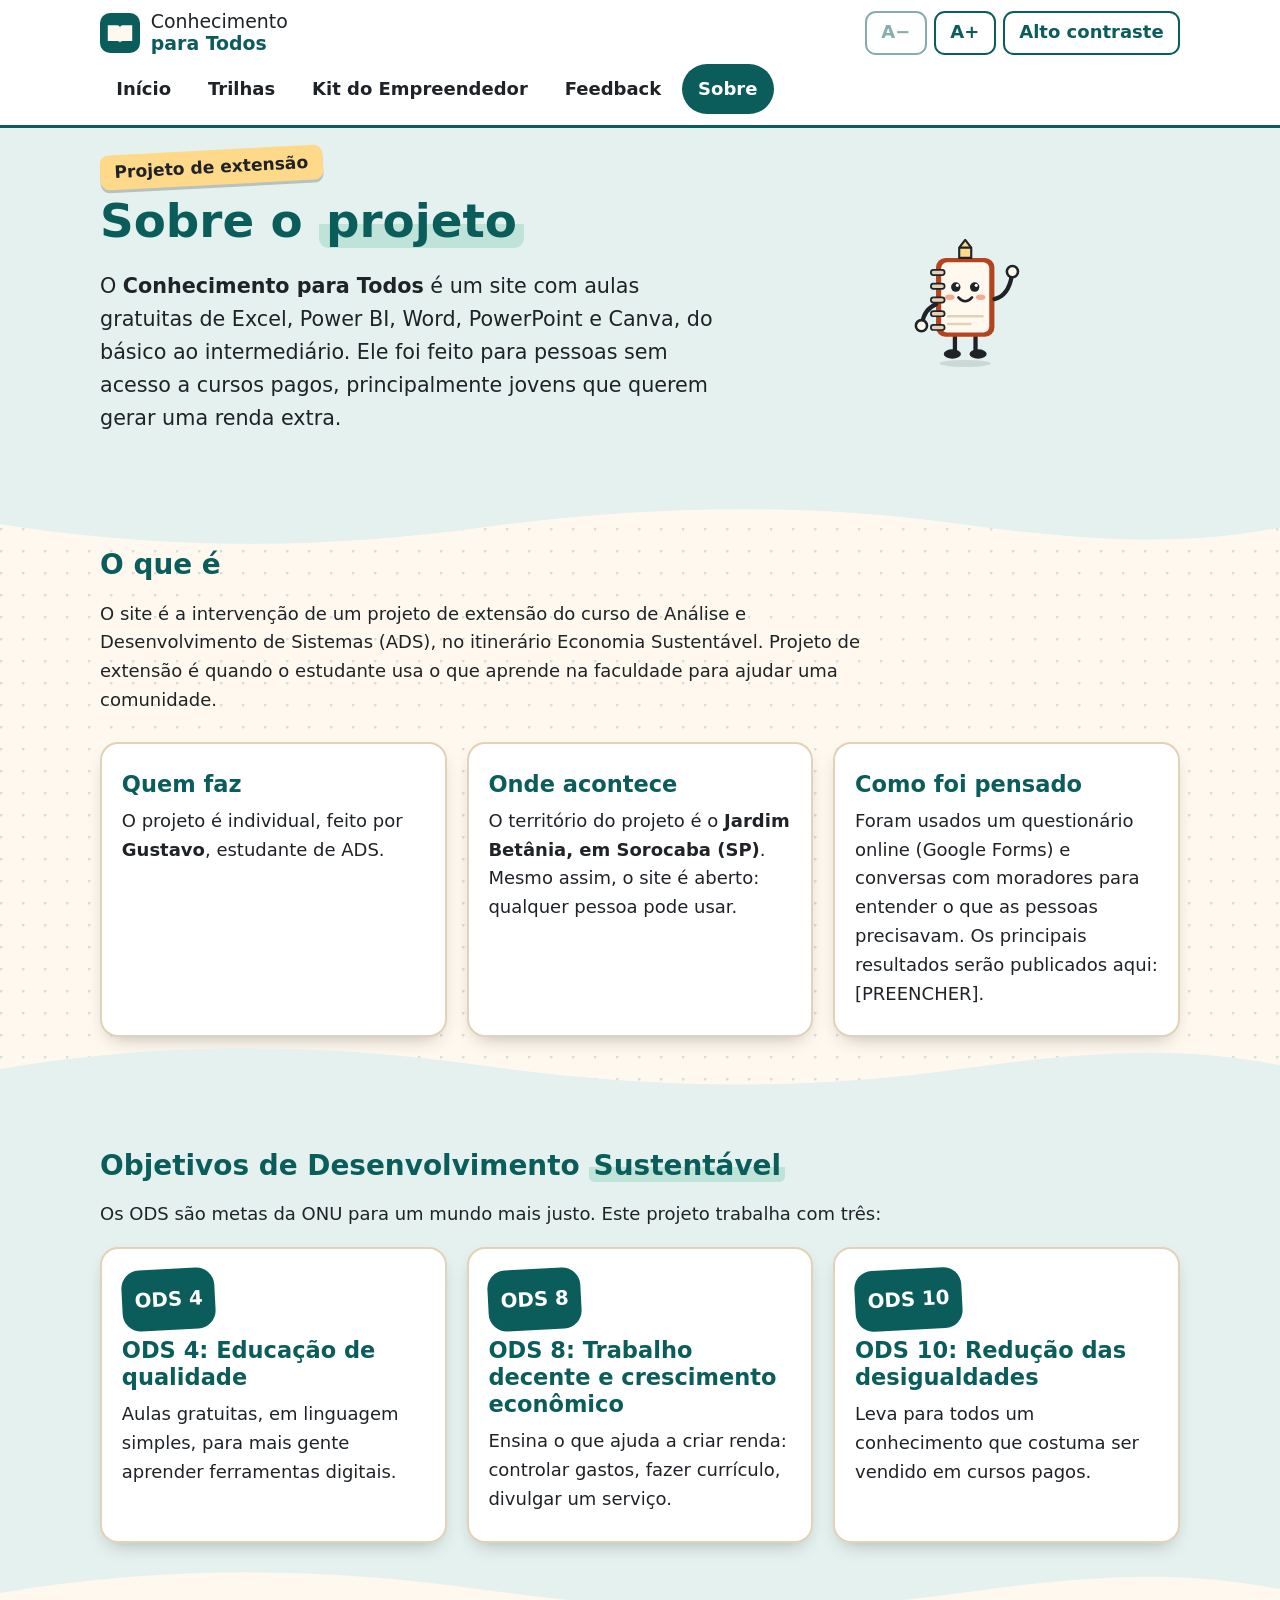
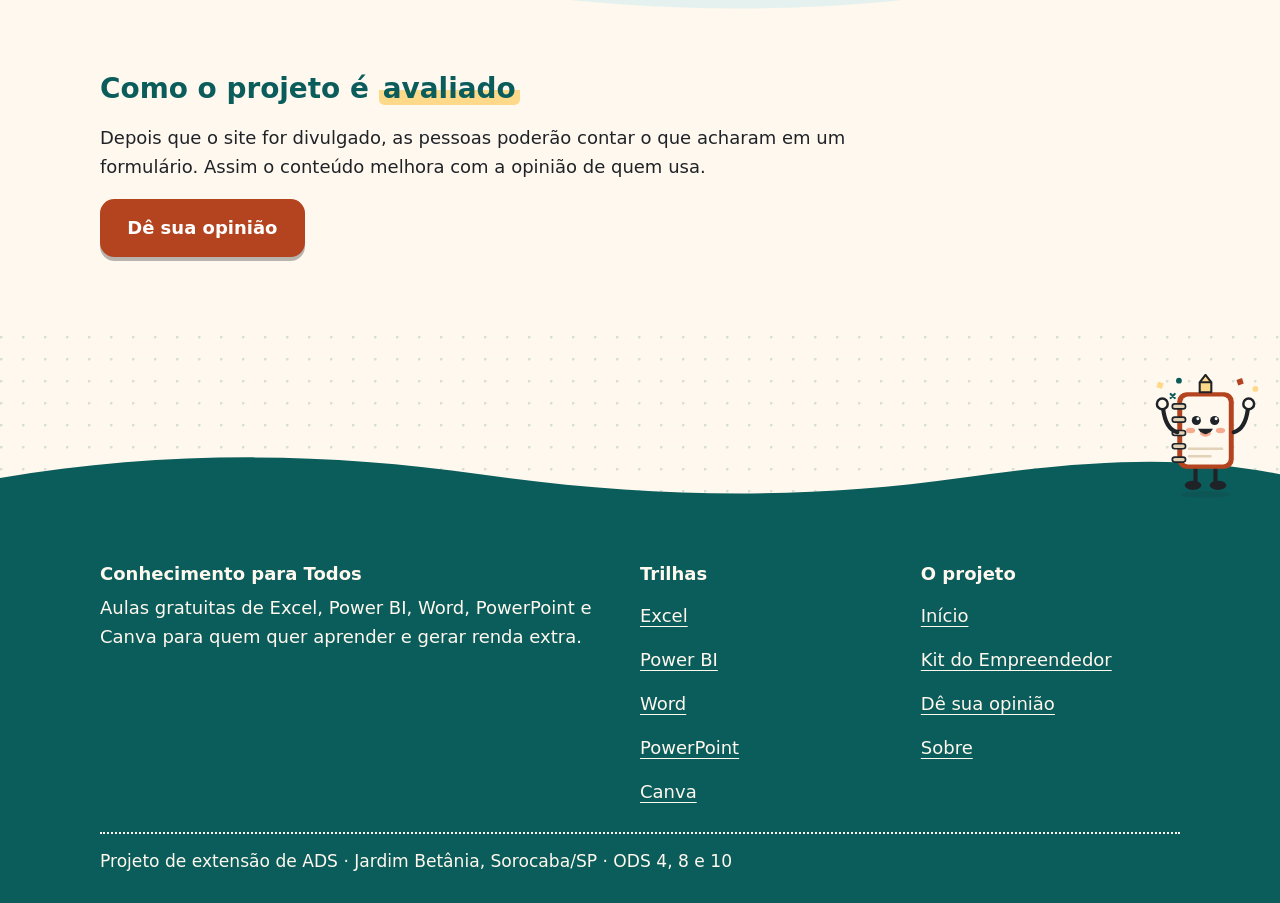
<file: sobre.html>
<!DOCTYPE html>
<html lang="pt-BR">
<head>
<meta charset="utf-8">
<meta name="viewport" content="width=device-width, initial-scale=1">
<link rel="icon" href="data:image/svg+xml,%3Csvg xmlns='http://www.w3.org/2000/svg' viewBox='0 0 100 100'%3E%3Ctext y='.9em' font-size='90'%3E%F0%9F%93%92%3C/text%3E%3C/svg%3E">
<link rel="stylesheet" href="css/style.css">
<script src="js/main.js"></script>
<title>Sobre o projeto | Conhecimento para Todos</title>
<meta name="description" content="Conheça o projeto de extensão Conhecimento para Todos, o autor, o território e os Objetivos de Desenvolvimento Sustentável (ODS) 4, 8 e 10.">
</head>
<body>
<svg width="0" height="0" style="position:absolute" aria-hidden="true" focusable="false"><defs>
<g id="m-corpo"><ellipse cx="62" cy="145" rx="30" ry="4" fill="#1F2328" opacity=".12"/>
<path d="M50 112v20M74 112v20" stroke="#1F2328" stroke-width="5" stroke-linecap="round"/><ellipse cx="47" cy="134" rx="10" ry="5.500" fill="#1F2328"/><ellipse cx="77" cy="134" rx="10" ry="5.500" fill="#1F2328"/>
<rect x="28" y="22" width="68" height="92" rx="11" fill="#B4441F"/><rect x="34" y="27" width="56" height="82" rx="7" fill="#FFF8EE"/>
<g fill="#E2D3B8" stroke="#1F2328" stroke-width="2"><rect x="22" y="36" width="16" height="6" rx="3"/><rect x="22" y="52" width="16" height="6" rx="3"/><rect x="22" y="68" width="16" height="6" rx="3"/><rect x="22" y="84" width="16" height="6" rx="3"/><rect x="22" y="100" width="16" height="6" rx="3"/></g>
<circle cx="51" cy="56" r="5.500" fill="#1F2328"/><circle cx="73" cy="56" r="5.500" fill="#1F2328"/><circle cx="52.800" cy="54" r="1.800" fill="#fff"/><circle cx="74.800" cy="54" r="1.800" fill="#fff"/>
<ellipse cx="44" cy="68" rx="5.500" ry="3.200" fill="#F6A98E"/><ellipse cx="80" cy="68" rx="5.500" ry="3.200" fill="#F6A98E"/>
<path d="M42 90h40M42 99h26" stroke="#E2D3B8" stroke-width="3" stroke-linecap="round"/>
<path d="M55 22V10l7-9 7 9v12z" fill="#FFD98A" stroke="#1F2328" stroke-width="2.500" stroke-linejoin="round"/><path d="M55 10h14" stroke="#1F2328" stroke-width="2.500"/></g>
<symbol id="mascote-acena" viewBox="0 0 130 150"><use href="#m-corpo"/><path d="M54 68q8 9 16 0" stroke="#1F2328" stroke-width="3" fill="none" stroke-linecap="round"/>
<path d="M28 76q-14 6-16 22" stroke="#1F2328" stroke-width="5" fill="none" stroke-linecap="round"/><circle cx="11" cy="101" r="6.500" fill="#FFF8EE" stroke="#1F2328" stroke-width="3"/>
<g class="braco-acena"><path d="M96 70q16-4 20-26" stroke="#1F2328" stroke-width="5" fill="none" stroke-linecap="round"/><circle cx="117" cy="38" r="6.500" fill="#FFF8EE" stroke="#1F2328" stroke-width="3"/></g></symbol>
<symbol id="mascote-aponta" viewBox="0 0 130 150"><use href="#m-corpo"/><path d="M54 68q8 9 16 0" stroke="#1F2328" stroke-width="3" fill="none" stroke-linecap="round"/>
<path d="M28 76q-14 6-16 22" stroke="#1F2328" stroke-width="5" fill="none" stroke-linecap="round"/><circle cx="11" cy="101" r="6.500" fill="#FFF8EE" stroke="#1F2328" stroke-width="3"/>
<path d="M96 78q14 0 18-4" stroke="#1F2328" stroke-width="5" fill="none" stroke-linecap="round"/><path d="M114 68l13 6-13 6z" fill="#FFF8EE" stroke="#1F2328" stroke-width="3" stroke-linejoin="round"/></symbol>
<symbol id="mascote-comemora" viewBox="0 0 130 150"><use href="#m-corpo"/><path d="M53 66q9 15 18 0z" fill="#1F2328"/><path d="M57 72q5 4 10 0" stroke="#F6A98E" stroke-width="3" fill="none" stroke-linecap="round"/>
<path d="M28 70q-14-4-17-28" stroke="#1F2328" stroke-width="5" fill="none" stroke-linecap="round"/><circle cx="10" cy="36" r="6.500" fill="#FFF8EE" stroke="#1F2328" stroke-width="3"/><path d="M96 70q14-4 17-28" stroke="#1F2328" stroke-width="5" fill="none" stroke-linecap="round"/><circle cx="114" cy="36" r="6.500" fill="#FFF8EE" stroke="#1F2328" stroke-width="3"/>
<rect x="4" y="10" width="7" height="7" fill="#FFD98A" transform="rotate(20 7 13)"/><circle cx="30" cy="8" r="3.500" fill="#0B5D5B"/><rect x="100" y="6" width="7" height="7" fill="#B4441F" transform="rotate(-18 103 9)"/><circle cx="122" cy="18" r="3.500" fill="#FFD98A"/><path d="M20 24l5 5M25 24l-5 5" stroke="#0B5D5B" stroke-width="2.500" stroke-linecap="round"/></symbol>
<symbol id="onda" viewBox="0 0 1440 48" preserveAspectRatio="none"><path d="M0 24C180 -4 360 -4 540 20s360 28 540 4 270-20 360-4V48H0z"/></symbol>
<symbol id="blob" viewBox="0 0 200 200"><path d="M44 22c30-24 84-12 118 14s30 70 8 104-72 44-112 28S-8 128 6 84C14 58 24 38 44 22z"/></symbol>
<symbol id="seta" viewBox="0 0 24 40"><path d="M12 3v28M4 24l8 10 8-10" fill="none" stroke="currentColor" stroke-width="4" stroke-linecap="round" stroke-linejoin="round"/></symbol>
<symbol id="ferr-excel" viewBox="0 0 64 64"><rect x="6" y="6" width="52" height="52" rx="10" fill="#fff"/><rect x="6" y="6" width="52" height="16" rx="10" style="fill:var(--c)"/><rect x="6" y="14" width="52" height="8" style="fill:var(--c)"/><path d="M24 22v36M42 22v36M6 35h52M6 47h52" fill="none" style="stroke:var(--c)" stroke-width="2.500" opacity=".55"/><rect x="24" y="35" width="18" height="12" style="fill:var(--c)" opacity=".3"/><path d="M13 10l7 8M20 10l-7 8" stroke="#fff" stroke-width="3.500" stroke-linecap="round"/></symbol>
<symbol id="ferr-powerbi" viewBox="0 0 64 64"><rect x="6" y="6" width="52" height="52" rx="10" fill="#fff"/><rect x="14" y="36" width="9" height="16" rx="2" style="fill:var(--c)" opacity=".45"/><rect x="27" y="26" width="9" height="26" rx="2" style="fill:var(--c)" opacity=".72"/><rect x="40" y="14" width="9" height="38" rx="2" style="fill:var(--c)"/><path d="M10 55h44" style="stroke:var(--c)" stroke-width="2.500" stroke-linecap="round"/></symbol>
<symbol id="ferr-word" viewBox="0 0 64 64"><rect x="6" y="6" width="52" height="52" rx="10" fill="#fff"/><path d="M13 14l5 18 6-14 6 14 5-18" fill="none" style="stroke:var(--c)" stroke-width="4.500" stroke-linecap="round" stroke-linejoin="round" transform="translate(0 0)"/><path d="M13 43h38M13 51h26" style="stroke:var(--c)" stroke-width="3" stroke-linecap="round" opacity=".55"/></symbol>
<symbol id="ferr-powerpoint" viewBox="0 0 64 64"><rect x="6" y="6" width="52" height="52" rx="10" fill="#fff"/><rect x="12" y="13" width="40" height="28" rx="4" fill="none" style="stroke:var(--c)" stroke-width="3"/><circle cx="26" cy="27" r="8" fill="none" style="stroke:var(--c)" stroke-width="2.500" opacity=".5"/><path d="M26 27V19a8 8 0 0 1 8 8z" style="fill:var(--c)"/><path d="M38 23h9M38 30h9" style="stroke:var(--c)" stroke-width="3" stroke-linecap="round"/><path d="M32 41v9M23 52h18" style="stroke:var(--c)" stroke-width="3" stroke-linecap="round"/></symbol>
<symbol id="ferr-canva" viewBox="0 0 64 64"><rect x="6" y="6" width="52" height="52" rx="10" fill="#fff"/><circle cx="24" cy="25" r="10" style="fill:var(--c)"/><rect x="31" y="27" width="20" height="20" rx="5" style="fill:var(--c)" opacity=".5" transform="rotate(12 41 37)"/><path d="M12 51c6-9 10 4 16-4s10 4 22-4" fill="none" style="stroke:var(--c)" stroke-width="3" stroke-linecap="round"/></symbol>
<symbol id="perfil-doces" viewBox="0 0 64 64"><path d="M16 34h32l-5 20H21z" fill="#E8A33A" stroke="#1F2328" stroke-width="2.500" stroke-linejoin="round"/><path d="M26 36l2 16M32 36v16M38 36l-2 16" stroke="#1F2328" stroke-width="2" opacity=".4"/><circle cx="32" cy="27" r="15" fill="#6B3E26" stroke="#1F2328" stroke-width="2.500"/><g fill="#FFD98A"><rect x="24" y="19" width="5" height="2.500" rx="1" transform="rotate(30 26 20)"/><rect x="34" y="16" width="5" height="2.500" rx="1" transform="rotate(-25 36 17)"/><rect x="30" y="27" width="5" height="2.500" rx="1" transform="rotate(70 32 28)"/><rect x="22" y="29" width="5" height="2.500" rx="1" transform="rotate(-40 24 30)"/><rect x="38" y="28" width="5" height="2.500" rx="1" transform="rotate(20 40 29)"/></g></symbol>
<symbol id="perfil-unhas" viewBox="0 0 64 64"><rect x="22" y="28" width="22" height="28" rx="6" fill="#B4441F" stroke="#1F2328" stroke-width="2.500"/><rect x="28" y="20" width="10" height="9" fill="#1F2328"/><rect x="29" y="6" width="8" height="15" rx="3" fill="#0B5D5B" stroke="#1F2328" stroke-width="2.500"/><path d="M28 36v14" stroke="#fff" stroke-width="3" stroke-linecap="round" opacity=".5"/><path d="M52 14l2 5 5 2-5 2-2 5-2-5-5-2 5-2z" fill="#FFD98A"/></symbol>
<symbol id="perfil-celular" viewBox="0 0 64 64"><rect x="18" y="6" width="26" height="50" rx="6" fill="#1F2328"/><rect x="22" y="12" width="18" height="36" rx="2" fill="#fff"/><path d="M24 18l6 8-4 6 8 8" stroke="#8A8A8A" stroke-width="1.800" fill="none"/><circle cx="31" cy="52" r="1.800" fill="#fff"/><circle cx="46" cy="40" r="6" fill="none" stroke="#B4441F" stroke-width="4"/><path d="M50 44l8 8" stroke="#B4441F" stroke-width="5" stroke-linecap="round"/></symbol>
<symbol id="perfil-emprego" viewBox="0 0 64 64"><path d="M23 22v-5a3 3 0 0 1 3-3h12a3 3 0 0 1 3 3v5" fill="none" stroke="#1F2328" stroke-width="3.500"/><rect x="9" y="22" width="46" height="31" rx="5" fill="#0B5D5B" stroke="#1F2328" stroke-width="2.500"/><path d="M9 34h46" stroke="#1F2328" stroke-width="2.500"/><rect x="28" y="30" width="8" height="9" rx="2" fill="#FFD98A" stroke="#1F2328" stroke-width="2.500"/></symbol>
<symbol id="passo-trilha" viewBox="0 0 64 64"><rect x="30" y="8" width="5" height="50" rx="2" fill="#1F2328"/><path d="M10 14h34l7 8-7 8H10z" fill="#0B5D5B" stroke="#1F2328" stroke-width="2.500" stroke-linejoin="round"/><path d="M54 36H20l-7 8 7 8h34z" fill="#B4441F" stroke="#1F2328" stroke-width="2.500" stroke-linejoin="round"/></symbol>
<symbol id="passo-aula" viewBox="0 0 64 64"><path d="M6 14c9-4 18-3 26 3v38c-8-6-17-7-26-3z" fill="#fff" stroke="#0B5D5B" stroke-width="3" stroke-linejoin="round"/><path d="M58 14c-9-4-18-3-26 3v38c8-6 17-7 26-3z" fill="#fff" stroke="#0B5D5B" stroke-width="3" stroke-linejoin="round"/><path d="M13 24c5-1 10 0 14 2M13 32c5-1 10 0 14 2M37 26c4-2 9-3 14-2M37 34c4-2 9-3 14-2" stroke="#E2D3B8" stroke-width="3" stroke-linecap="round"/></symbol>
<symbol id="passo-pratica" viewBox="0 0 64 64"><path d="M10 54l4-13L40 15l9 9-26 26z" fill="#FFD98A" stroke="#1F2328" stroke-width="2.500" stroke-linejoin="round"/><path d="M10 54l4-13 9 9z" fill="#1F2328"/><path d="M40 15l5-5a3 3 0 0 1 4 0l5 5a3 3 0 0 1 0 4l-5 5z" fill="#B4441F" stroke="#1F2328" stroke-width="2.500" stroke-linejoin="round"/><circle cx="48" cy="50" r="10" fill="#0B5D5B"/><path d="M43 50l4 4 7-8" fill="none" stroke="#fff" stroke-width="3.500" stroke-linecap="round" stroke-linejoin="round"/></symbol>
<symbol id="i-baixar" viewBox="0 0 24 24"><path d="M12 3v12M6.500 10.500L12 16l5.500-5.500M4 20h16" fill="none" stroke="currentColor" stroke-width="2.600" stroke-linecap="round" stroke-linejoin="round"/></symbol>
</defs></svg>
<a class="pular" href="#conteudo">Pular para o conteúdo</a>
<header class="topo">
  <div class="wrap topo-in">
    <a class="logo" href="index.html" aria-label="Conhecimento para Todos, página inicial">
      <svg width="40" height="40" viewBox="0 0 36 36" aria-hidden="true"><rect class="a" width="36" height="36" rx="9"/><path class="b" d="M7 11h8.5c1.6 0 2.5.9 2.5 2.4V27c0-1.2-.9-1.9-2.4-1.9H7zM29 11h-8.5C18.9 11 18 11.9 18 13.4V27c0-1.2.9-1.9 2.4-1.9H29z"/></svg>
      <span>Conhecimento <b>para Todos</b></span>
    </a>
    <button type="button" class="menu-btn" aria-expanded="false" aria-controls="menu">Menu</button>
    <div class="ajustes" role="group" aria-label="Ajustes de leitura">
      <button type="button" data-fonte="-" aria-label="Diminuir o tamanho da letra">A−</button>
      <button type="button" data-fonte="+" aria-label="Aumentar o tamanho da letra">A+</button>
      <button type="button" data-contraste aria-pressed="false">Alto contraste</button>
    </div>
    <nav id="menu" class="menu" aria-label="Principal">
      <ul>
        <li><a href="index.html">Início</a></li>
        <li><a href="trilhas.html">Trilhas</a></li>
        <li><a href="kit-empreendedor.html">Kit do Empreendedor</a></li>
        <li><a href="feedback.html">Feedback</a></li>
        <li><a href="sobre.html" aria-current="page">Sobre</a></li>
      </ul>
    </nav>
  </div>
</header>
<main id="conteudo">
  <section class="capa">
    <div class="wrap capa-in">
      <div>
        <span class="adesivo">Projeto de extensão</span>
        <h1>Sobre o <span class="marca marca-verde">projeto</span></h1>
        <p class="lead">O <strong>Conhecimento para Todos</strong> é um site com aulas gratuitas de Excel, Power BI, Word, PowerPoint e Canva, do básico ao intermediário. Ele foi feito para pessoas sem acesso a cursos pagos, principalmente jovens que querem gerar uma renda extra.</p>
      </div>
      <div class="capa-arte"><svg class="mascote" viewBox="0 0 130 150" aria-hidden="true"><use href="#mascote-acena"/></svg></div>
    </div>
    <svg class="onda-b" viewBox="0 0 1440 48" preserveAspectRatio="none" aria-hidden="true"><use href="#onda"/></svg>
  </section>

  <div class="wrap conteudo">
    <h2 style="margin-top:0">O que é</h2>
    <p>O site é a intervenção de um projeto de extensão do curso de Análise e Desenvolvimento de Sistemas (ADS), no itinerário Economia Sustentável. Projeto de extensão é quando o estudante usa o que aprende na faculdade para ajudar uma comunidade.</p>
    <ul class="grade" style="margin-top:1.5rem">
      <li class="cartao">
        <h3>Quem faz</h3>
        <p>O projeto é individual, feito por <strong>Gustavo</strong>, estudante de ADS.</p>
      </li>
      <li class="cartao">
        <h3>Onde acontece</h3>
        <p>O território do projeto é o <strong>Jardim Betânia, em Sorocaba (SP)</strong>. Mesmo assim, o site é aberto: qualquer pessoa pode usar.</p>
      </li>
      <li class="cartao">
        <h3>Como foi pensado</h3>
        <p>Foram usados um questionário online (Google Forms) e conversas com moradores para entender o que as pessoas precisavam. Os principais resultados serão publicados aqui: [PREENCHER].</p>
      </li>
    </ul>
  </div>

  <section class="faixa f-claro" style="margin-top:3rem">
    <svg class="onda" viewBox="0 0 1440 48" preserveAspectRatio="none" aria-hidden="true"><use href="#onda"/></svg>
    <div class="wrap">
      <h2>Objetivos de Desenvolvimento <span class="marca marca-verde">Sustentável</span></h2>
      <p>Os ODS são metas da ONU para um mundo mais justo. Este projeto trabalha com três:</p>
      <ul class="grade">
        <li class="cartao"><span class="selo-ods" aria-hidden="true">ODS 4</span><h3>ODS 4: Educação de qualidade</h3><p>Aulas gratuitas, em linguagem simples, para mais gente aprender ferramentas digitais.</p></li>
        <li class="cartao"><span class="selo-ods" aria-hidden="true">ODS 8</span><h3>ODS 8: Trabalho decente e crescimento econômico</h3><p>Ensina o que ajuda a criar renda: controlar gastos, fazer currículo, divulgar um serviço.</p></li>
        <li class="cartao"><span class="selo-ods" aria-hidden="true">ODS 10</span><h3>ODS 10: Redução das desigualdades</h3><p>Leva para todos um conhecimento que costuma ser vendido em cursos pagos.</p></li>
      </ul>
    </div>
  </section>

  <section class="faixa f-creme">
    <svg class="onda" viewBox="0 0 1440 48" preserveAspectRatio="none" aria-hidden="true"><use href="#onda"/></svg>
    <div class="wrap">
      <h2>Como o projeto é <span class="marca">avaliado</span></h2>
      <p>Depois que o site for divulgado, as pessoas poderão contar o que acharam em um formulário. Assim o conteúdo melhora com a opinião de quem usa.</p>
      <p><a class="btn" href="feedback.html">Dê sua opinião</a></p>
    </div>
  </section>
</main>
<footer class="rodape">
  <svg class="onda" viewBox="0 0 1440 48" preserveAspectRatio="none" aria-hidden="true"><use href="#onda"/></svg>
  <svg class="mascote" viewBox="0 0 130 150" aria-hidden="true"><use href="#mascote-comemora"/></svg>
  <div class="wrap">
    <div class="rod-cols">
      <div>
        <p class="rod-tit">Conhecimento para Todos</p>
        <p>Aulas gratuitas de Excel, Power BI, Word, PowerPoint e Canva para quem quer aprender e gerar renda extra.</p>
      </div>
      <div>
        <p class="rod-tit">Trilhas</p>
        <ul><li><a href="excel.html">Excel</a></li><li><a href="powerbi.html">Power BI</a></li><li><a href="word.html">Word</a></li><li><a href="powerpoint.html">PowerPoint</a></li><li><a href="canva.html">Canva</a></li></ul>
      </div>
      <div>
        <p class="rod-tit">O projeto</p>
        <ul><li><a href="index.html">Início</a></li><li><a href="kit-empreendedor.html">Kit do Empreendedor</a></li><li><a href="feedback.html">Dê sua opinião</a></li><li><a href="sobre.html">Sobre</a></li></ul>
      </div>
    </div>
    <p class="rod-fim">Projeto de extensão de ADS · Jardim Betânia, Sorocaba/SP · ODS 4, 8 e 10</p>
  </div>
</footer>
</body>
</html>
</file>
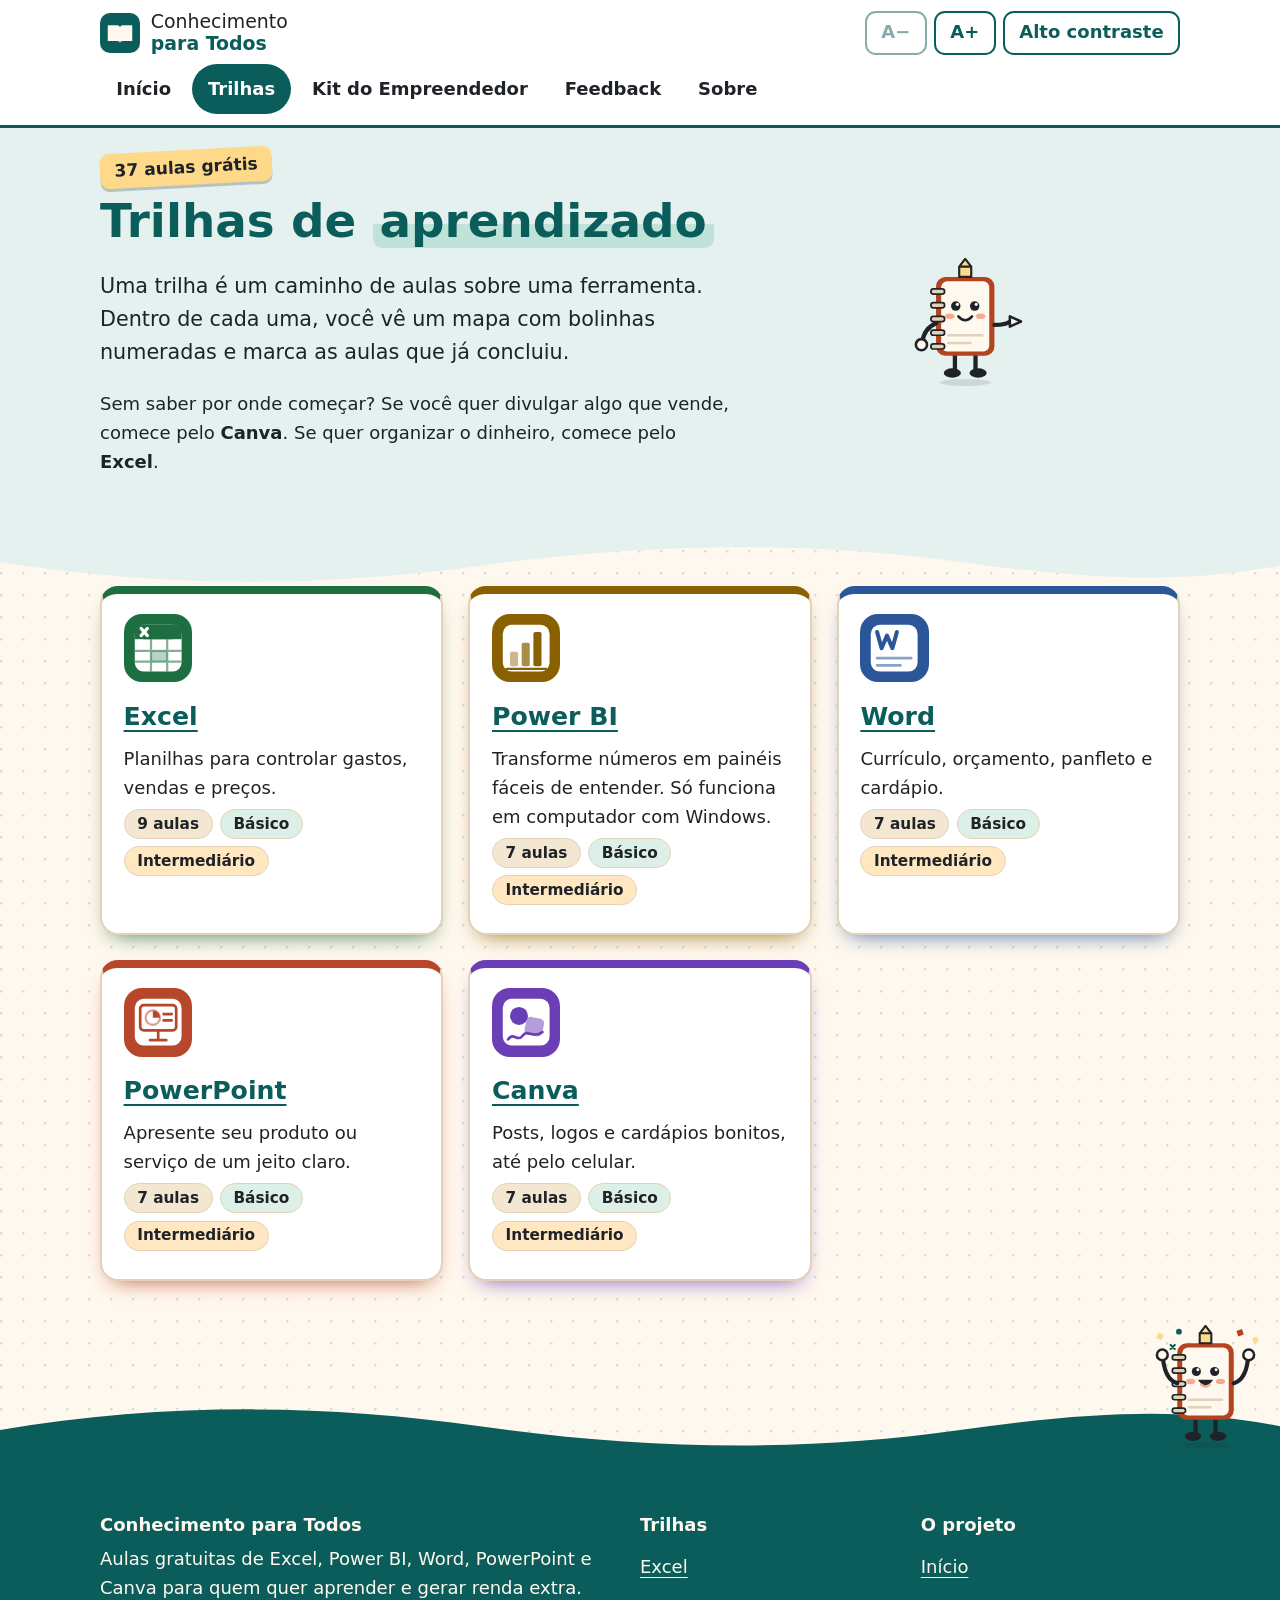
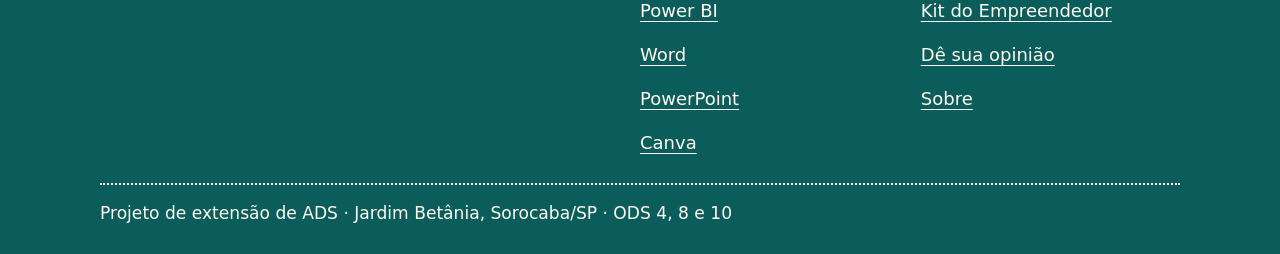
<file: trilhas.html>
<!DOCTYPE html>
<html lang="pt-BR">
<head>
<meta charset="utf-8">
<meta name="viewport" content="width=device-width, initial-scale=1">
<link rel="icon" href="data:image/svg+xml,%3Csvg xmlns='http://www.w3.org/2000/svg' viewBox='0 0 100 100'%3E%3Ctext y='.9em' font-size='90'%3E%F0%9F%93%92%3C/text%3E%3C/svg%3E">
<link rel="stylesheet" href="css/style.css">
<script src="js/main.js"></script>
<title>Trilhas de aprendizado | Conhecimento para Todos</title>
<meta name="description" content="Escolha uma ferramenta e aprenda do básico ao intermediário: Excel, Power BI, Word, PowerPoint e Canva.">
</head>
<body>
<svg width="0" height="0" style="position:absolute" aria-hidden="true" focusable="false"><defs>
<g id="m-corpo"><ellipse cx="62" cy="145" rx="30" ry="4" fill="#1F2328" opacity=".12"/>
<path d="M50 112v20M74 112v20" stroke="#1F2328" stroke-width="5" stroke-linecap="round"/><ellipse cx="47" cy="134" rx="10" ry="5.500" fill="#1F2328"/><ellipse cx="77" cy="134" rx="10" ry="5.500" fill="#1F2328"/>
<rect x="28" y="22" width="68" height="92" rx="11" fill="#B4441F"/><rect x="34" y="27" width="56" height="82" rx="7" fill="#FFF8EE"/>
<g fill="#E2D3B8" stroke="#1F2328" stroke-width="2"><rect x="22" y="36" width="16" height="6" rx="3"/><rect x="22" y="52" width="16" height="6" rx="3"/><rect x="22" y="68" width="16" height="6" rx="3"/><rect x="22" y="84" width="16" height="6" rx="3"/><rect x="22" y="100" width="16" height="6" rx="3"/></g>
<circle cx="51" cy="56" r="5.500" fill="#1F2328"/><circle cx="73" cy="56" r="5.500" fill="#1F2328"/><circle cx="52.800" cy="54" r="1.800" fill="#fff"/><circle cx="74.800" cy="54" r="1.800" fill="#fff"/>
<ellipse cx="44" cy="68" rx="5.500" ry="3.200" fill="#F6A98E"/><ellipse cx="80" cy="68" rx="5.500" ry="3.200" fill="#F6A98E"/>
<path d="M42 90h40M42 99h26" stroke="#E2D3B8" stroke-width="3" stroke-linecap="round"/>
<path d="M55 22V10l7-9 7 9v12z" fill="#FFD98A" stroke="#1F2328" stroke-width="2.500" stroke-linejoin="round"/><path d="M55 10h14" stroke="#1F2328" stroke-width="2.500"/></g>
<symbol id="mascote-acena" viewBox="0 0 130 150"><use href="#m-corpo"/><path d="M54 68q8 9 16 0" stroke="#1F2328" stroke-width="3" fill="none" stroke-linecap="round"/>
<path d="M28 76q-14 6-16 22" stroke="#1F2328" stroke-width="5" fill="none" stroke-linecap="round"/><circle cx="11" cy="101" r="6.500" fill="#FFF8EE" stroke="#1F2328" stroke-width="3"/>
<g class="braco-acena"><path d="M96 70q16-4 20-26" stroke="#1F2328" stroke-width="5" fill="none" stroke-linecap="round"/><circle cx="117" cy="38" r="6.500" fill="#FFF8EE" stroke="#1F2328" stroke-width="3"/></g></symbol>
<symbol id="mascote-aponta" viewBox="0 0 130 150"><use href="#m-corpo"/><path d="M54 68q8 9 16 0" stroke="#1F2328" stroke-width="3" fill="none" stroke-linecap="round"/>
<path d="M28 76q-14 6-16 22" stroke="#1F2328" stroke-width="5" fill="none" stroke-linecap="round"/><circle cx="11" cy="101" r="6.500" fill="#FFF8EE" stroke="#1F2328" stroke-width="3"/>
<path d="M96 78q14 0 18-4" stroke="#1F2328" stroke-width="5" fill="none" stroke-linecap="round"/><path d="M114 68l13 6-13 6z" fill="#FFF8EE" stroke="#1F2328" stroke-width="3" stroke-linejoin="round"/></symbol>
<symbol id="mascote-comemora" viewBox="0 0 130 150"><use href="#m-corpo"/><path d="M53 66q9 15 18 0z" fill="#1F2328"/><path d="M57 72q5 4 10 0" stroke="#F6A98E" stroke-width="3" fill="none" stroke-linecap="round"/>
<path d="M28 70q-14-4-17-28" stroke="#1F2328" stroke-width="5" fill="none" stroke-linecap="round"/><circle cx="10" cy="36" r="6.500" fill="#FFF8EE" stroke="#1F2328" stroke-width="3"/><path d="M96 70q14-4 17-28" stroke="#1F2328" stroke-width="5" fill="none" stroke-linecap="round"/><circle cx="114" cy="36" r="6.500" fill="#FFF8EE" stroke="#1F2328" stroke-width="3"/>
<rect x="4" y="10" width="7" height="7" fill="#FFD98A" transform="rotate(20 7 13)"/><circle cx="30" cy="8" r="3.500" fill="#0B5D5B"/><rect x="100" y="6" width="7" height="7" fill="#B4441F" transform="rotate(-18 103 9)"/><circle cx="122" cy="18" r="3.500" fill="#FFD98A"/><path d="M20 24l5 5M25 24l-5 5" stroke="#0B5D5B" stroke-width="2.500" stroke-linecap="round"/></symbol>
<symbol id="onda" viewBox="0 0 1440 48" preserveAspectRatio="none"><path d="M0 24C180 -4 360 -4 540 20s360 28 540 4 270-20 360-4V48H0z"/></symbol>
<symbol id="blob" viewBox="0 0 200 200"><path d="M44 22c30-24 84-12 118 14s30 70 8 104-72 44-112 28S-8 128 6 84C14 58 24 38 44 22z"/></symbol>
<symbol id="seta" viewBox="0 0 24 40"><path d="M12 3v28M4 24l8 10 8-10" fill="none" stroke="currentColor" stroke-width="4" stroke-linecap="round" stroke-linejoin="round"/></symbol>
<symbol id="ferr-excel" viewBox="0 0 64 64"><rect x="6" y="6" width="52" height="52" rx="10" fill="#fff"/><rect x="6" y="6" width="52" height="16" rx="10" style="fill:var(--c)"/><rect x="6" y="14" width="52" height="8" style="fill:var(--c)"/><path d="M24 22v36M42 22v36M6 35h52M6 47h52" fill="none" style="stroke:var(--c)" stroke-width="2.500" opacity=".55"/><rect x="24" y="35" width="18" height="12" style="fill:var(--c)" opacity=".3"/><path d="M13 10l7 8M20 10l-7 8" stroke="#fff" stroke-width="3.500" stroke-linecap="round"/></symbol>
<symbol id="ferr-powerbi" viewBox="0 0 64 64"><rect x="6" y="6" width="52" height="52" rx="10" fill="#fff"/><rect x="14" y="36" width="9" height="16" rx="2" style="fill:var(--c)" opacity=".45"/><rect x="27" y="26" width="9" height="26" rx="2" style="fill:var(--c)" opacity=".72"/><rect x="40" y="14" width="9" height="38" rx="2" style="fill:var(--c)"/><path d="M10 55h44" style="stroke:var(--c)" stroke-width="2.500" stroke-linecap="round"/></symbol>
<symbol id="ferr-word" viewBox="0 0 64 64"><rect x="6" y="6" width="52" height="52" rx="10" fill="#fff"/><path d="M13 14l5 18 6-14 6 14 5-18" fill="none" style="stroke:var(--c)" stroke-width="4.500" stroke-linecap="round" stroke-linejoin="round" transform="translate(0 0)"/><path d="M13 43h38M13 51h26" style="stroke:var(--c)" stroke-width="3" stroke-linecap="round" opacity=".55"/></symbol>
<symbol id="ferr-powerpoint" viewBox="0 0 64 64"><rect x="6" y="6" width="52" height="52" rx="10" fill="#fff"/><rect x="12" y="13" width="40" height="28" rx="4" fill="none" style="stroke:var(--c)" stroke-width="3"/><circle cx="26" cy="27" r="8" fill="none" style="stroke:var(--c)" stroke-width="2.500" opacity=".5"/><path d="M26 27V19a8 8 0 0 1 8 8z" style="fill:var(--c)"/><path d="M38 23h9M38 30h9" style="stroke:var(--c)" stroke-width="3" stroke-linecap="round"/><path d="M32 41v9M23 52h18" style="stroke:var(--c)" stroke-width="3" stroke-linecap="round"/></symbol>
<symbol id="ferr-canva" viewBox="0 0 64 64"><rect x="6" y="6" width="52" height="52" rx="10" fill="#fff"/><circle cx="24" cy="25" r="10" style="fill:var(--c)"/><rect x="31" y="27" width="20" height="20" rx="5" style="fill:var(--c)" opacity=".5" transform="rotate(12 41 37)"/><path d="M12 51c6-9 10 4 16-4s10 4 22-4" fill="none" style="stroke:var(--c)" stroke-width="3" stroke-linecap="round"/></symbol>
<symbol id="perfil-doces" viewBox="0 0 64 64"><path d="M16 34h32l-5 20H21z" fill="#E8A33A" stroke="#1F2328" stroke-width="2.500" stroke-linejoin="round"/><path d="M26 36l2 16M32 36v16M38 36l-2 16" stroke="#1F2328" stroke-width="2" opacity=".4"/><circle cx="32" cy="27" r="15" fill="#6B3E26" stroke="#1F2328" stroke-width="2.500"/><g fill="#FFD98A"><rect x="24" y="19" width="5" height="2.500" rx="1" transform="rotate(30 26 20)"/><rect x="34" y="16" width="5" height="2.500" rx="1" transform="rotate(-25 36 17)"/><rect x="30" y="27" width="5" height="2.500" rx="1" transform="rotate(70 32 28)"/><rect x="22" y="29" width="5" height="2.500" rx="1" transform="rotate(-40 24 30)"/><rect x="38" y="28" width="5" height="2.500" rx="1" transform="rotate(20 40 29)"/></g></symbol>
<symbol id="perfil-unhas" viewBox="0 0 64 64"><rect x="22" y="28" width="22" height="28" rx="6" fill="#B4441F" stroke="#1F2328" stroke-width="2.500"/><rect x="28" y="20" width="10" height="9" fill="#1F2328"/><rect x="29" y="6" width="8" height="15" rx="3" fill="#0B5D5B" stroke="#1F2328" stroke-width="2.500"/><path d="M28 36v14" stroke="#fff" stroke-width="3" stroke-linecap="round" opacity=".5"/><path d="M52 14l2 5 5 2-5 2-2 5-2-5-5-2 5-2z" fill="#FFD98A"/></symbol>
<symbol id="perfil-celular" viewBox="0 0 64 64"><rect x="18" y="6" width="26" height="50" rx="6" fill="#1F2328"/><rect x="22" y="12" width="18" height="36" rx="2" fill="#fff"/><path d="M24 18l6 8-4 6 8 8" stroke="#8A8A8A" stroke-width="1.800" fill="none"/><circle cx="31" cy="52" r="1.800" fill="#fff"/><circle cx="46" cy="40" r="6" fill="none" stroke="#B4441F" stroke-width="4"/><path d="M50 44l8 8" stroke="#B4441F" stroke-width="5" stroke-linecap="round"/></symbol>
<symbol id="perfil-emprego" viewBox="0 0 64 64"><path d="M23 22v-5a3 3 0 0 1 3-3h12a3 3 0 0 1 3 3v5" fill="none" stroke="#1F2328" stroke-width="3.500"/><rect x="9" y="22" width="46" height="31" rx="5" fill="#0B5D5B" stroke="#1F2328" stroke-width="2.500"/><path d="M9 34h46" stroke="#1F2328" stroke-width="2.500"/><rect x="28" y="30" width="8" height="9" rx="2" fill="#FFD98A" stroke="#1F2328" stroke-width="2.500"/></symbol>
<symbol id="passo-trilha" viewBox="0 0 64 64"><rect x="30" y="8" width="5" height="50" rx="2" fill="#1F2328"/><path d="M10 14h34l7 8-7 8H10z" fill="#0B5D5B" stroke="#1F2328" stroke-width="2.500" stroke-linejoin="round"/><path d="M54 36H20l-7 8 7 8h34z" fill="#B4441F" stroke="#1F2328" stroke-width="2.500" stroke-linejoin="round"/></symbol>
<symbol id="passo-aula" viewBox="0 0 64 64"><path d="M6 14c9-4 18-3 26 3v38c-8-6-17-7-26-3z" fill="#fff" stroke="#0B5D5B" stroke-width="3" stroke-linejoin="round"/><path d="M58 14c-9-4-18-3-26 3v38c8-6 17-7 26-3z" fill="#fff" stroke="#0B5D5B" stroke-width="3" stroke-linejoin="round"/><path d="M13 24c5-1 10 0 14 2M13 32c5-1 10 0 14 2M37 26c4-2 9-3 14-2M37 34c4-2 9-3 14-2" stroke="#E2D3B8" stroke-width="3" stroke-linecap="round"/></symbol>
<symbol id="passo-pratica" viewBox="0 0 64 64"><path d="M10 54l4-13L40 15l9 9-26 26z" fill="#FFD98A" stroke="#1F2328" stroke-width="2.500" stroke-linejoin="round"/><path d="M10 54l4-13 9 9z" fill="#1F2328"/><path d="M40 15l5-5a3 3 0 0 1 4 0l5 5a3 3 0 0 1 0 4l-5 5z" fill="#B4441F" stroke="#1F2328" stroke-width="2.500" stroke-linejoin="round"/><circle cx="48" cy="50" r="10" fill="#0B5D5B"/><path d="M43 50l4 4 7-8" fill="none" stroke="#fff" stroke-width="3.500" stroke-linecap="round" stroke-linejoin="round"/></symbol>
<symbol id="i-baixar" viewBox="0 0 24 24"><path d="M12 3v12M6.500 10.500L12 16l5.500-5.500M4 20h16" fill="none" stroke="currentColor" stroke-width="2.600" stroke-linecap="round" stroke-linejoin="round"/></symbol>
</defs></svg>
<a class="pular" href="#conteudo">Pular para o conteúdo</a>
<header class="topo">
  <div class="wrap topo-in">
    <a class="logo" href="index.html" aria-label="Conhecimento para Todos, página inicial">
      <svg width="40" height="40" viewBox="0 0 36 36" aria-hidden="true"><rect class="a" width="36" height="36" rx="9"/><path class="b" d="M7 11h8.5c1.6 0 2.5.9 2.5 2.4V27c0-1.2-.9-1.9-2.4-1.9H7zM29 11h-8.5C18.9 11 18 11.9 18 13.4V27c0-1.2.9-1.9 2.4-1.9H29z"/></svg>
      <span>Conhecimento <b>para Todos</b></span>
    </a>
    <button type="button" class="menu-btn" aria-expanded="false" aria-controls="menu">Menu</button>
    <div class="ajustes" role="group" aria-label="Ajustes de leitura">
      <button type="button" data-fonte="-" aria-label="Diminuir o tamanho da letra">A−</button>
      <button type="button" data-fonte="+" aria-label="Aumentar o tamanho da letra">A+</button>
      <button type="button" data-contraste aria-pressed="false">Alto contraste</button>
    </div>
    <nav id="menu" class="menu" aria-label="Principal">
      <ul>
        <li><a href="index.html">Início</a></li>
        <li><a href="trilhas.html" aria-current="page">Trilhas</a></li>
        <li><a href="kit-empreendedor.html">Kit do Empreendedor</a></li>
        <li><a href="feedback.html">Feedback</a></li>
        <li><a href="sobre.html">Sobre</a></li>
      </ul>
    </nav>
  </div>
</header>
<main id="conteudo">
  <section class="capa">
    <div class="wrap capa-in">
      <div>
        <span class="adesivo">37 aulas grátis</span>
        <h1>Trilhas de <span class="marca marca-verde">aprendizado</span></h1>
        <p class="lead">Uma trilha é um caminho de aulas sobre uma ferramenta. Dentro de cada uma, você vê um mapa com bolinhas numeradas e marca as aulas que já concluiu.</p>
        <p>Sem saber por onde começar? Se você quer divulgar algo que vende, comece pelo <strong>Canva</strong>. Se quer organizar o dinheiro, comece pelo <strong>Excel</strong>.</p>
      </div>
      <div class="capa-arte"><svg class="mascote" viewBox="0 0 130 150" aria-hidden="true"><use href="#mascote-aponta"/></svg></div>
    </div>
    <svg class="onda-b" viewBox="0 0 1440 48" preserveAspectRatio="none" aria-hidden="true"><use href="#onda"/></svg>
  </section>

  <div class="wrap conteudo">
    <ul class="cards-trilha cinco">
      <li class="card-trilha excel">
        <svg class="ic-ferr deco" viewBox="0 0 64 64" aria-hidden="true"><use href="#ferr-excel"/></svg>
        <h2><a class="cartao-link" href="excel.html">Excel</a></h2>
        <p>Planilhas para controlar gastos, vendas e preços.</p>
        <p class="meta"><span class="etiqueta">9 aulas</span><span class="etiqueta lv-b">Básico</span><span class="etiqueta lv-i">Intermediário</span></p>
        <p class="prog-card" data-ferr="excel" data-total="9"></p>
      </li>
      <li class="card-trilha powerbi">
        <svg class="ic-ferr deco" viewBox="0 0 64 64" aria-hidden="true"><use href="#ferr-powerbi"/></svg>
        <h2><a class="cartao-link" href="powerbi.html">Power BI</a></h2>
        <p>Transforme números em painéis fáceis de entender. Só funciona em computador com Windows.</p>
        <p class="meta"><span class="etiqueta">7 aulas</span><span class="etiqueta lv-b">Básico</span><span class="etiqueta lv-i">Intermediário</span></p>
        <p class="prog-card" data-ferr="powerbi" data-total="7"></p>
      </li>
      <li class="card-trilha word">
        <svg class="ic-ferr deco" viewBox="0 0 64 64" aria-hidden="true"><use href="#ferr-word"/></svg>
        <h2><a class="cartao-link" href="word.html">Word</a></h2>
        <p>Currículo, orçamento, panfleto e cardápio.</p>
        <p class="meta"><span class="etiqueta">7 aulas</span><span class="etiqueta lv-b">Básico</span><span class="etiqueta lv-i">Intermediário</span></p>
        <p class="prog-card" data-ferr="word" data-total="7"></p>
      </li>
      <li class="card-trilha powerpoint">
        <svg class="ic-ferr deco" viewBox="0 0 64 64" aria-hidden="true"><use href="#ferr-powerpoint"/></svg>
        <h2><a class="cartao-link" href="powerpoint.html">PowerPoint</a></h2>
        <p>Apresente seu produto ou serviço de um jeito claro.</p>
        <p class="meta"><span class="etiqueta">7 aulas</span><span class="etiqueta lv-b">Básico</span><span class="etiqueta lv-i">Intermediário</span></p>
        <p class="prog-card" data-ferr="powerpoint" data-total="7"></p>
      </li>
      <li class="card-trilha canva">
        <svg class="ic-ferr deco" viewBox="0 0 64 64" aria-hidden="true"><use href="#ferr-canva"/></svg>
        <h2><a class="cartao-link" href="canva.html">Canva</a></h2>
        <p>Posts, logos e cardápios bonitos, até pelo celular.</p>
        <p class="meta"><span class="etiqueta">7 aulas</span><span class="etiqueta lv-b">Básico</span><span class="etiqueta lv-i">Intermediário</span></p>
        <p class="prog-card" data-ferr="canva" data-total="7"></p>
      </li>
    </ul>
  </div>
</main>
<footer class="rodape">
  <svg class="onda" viewBox="0 0 1440 48" preserveAspectRatio="none" aria-hidden="true"><use href="#onda"/></svg>
  <svg class="mascote" viewBox="0 0 130 150" aria-hidden="true"><use href="#mascote-comemora"/></svg>
  <div class="wrap">
    <div class="rod-cols">
      <div>
        <p class="rod-tit">Conhecimento para Todos</p>
        <p>Aulas gratuitas de Excel, Power BI, Word, PowerPoint e Canva para quem quer aprender e gerar renda extra.</p>
      </div>
      <div>
        <p class="rod-tit">Trilhas</p>
        <ul><li><a href="excel.html">Excel</a></li><li><a href="powerbi.html">Power BI</a></li><li><a href="word.html">Word</a></li><li><a href="powerpoint.html">PowerPoint</a></li><li><a href="canva.html">Canva</a></li></ul>
      </div>
      <div>
        <p class="rod-tit">O projeto</p>
        <ul><li><a href="index.html">Início</a></li><li><a href="kit-empreendedor.html">Kit do Empreendedor</a></li><li><a href="feedback.html">Dê sua opinião</a></li><li><a href="sobre.html">Sobre</a></li></ul>
      </div>
    </div>
    <p class="rod-fim">Projeto de extensão de ADS · Jardim Betânia, Sorocaba/SP · ODS 4, 8 e 10</p>
  </div>
</footer>
</body>
</html>
</file>
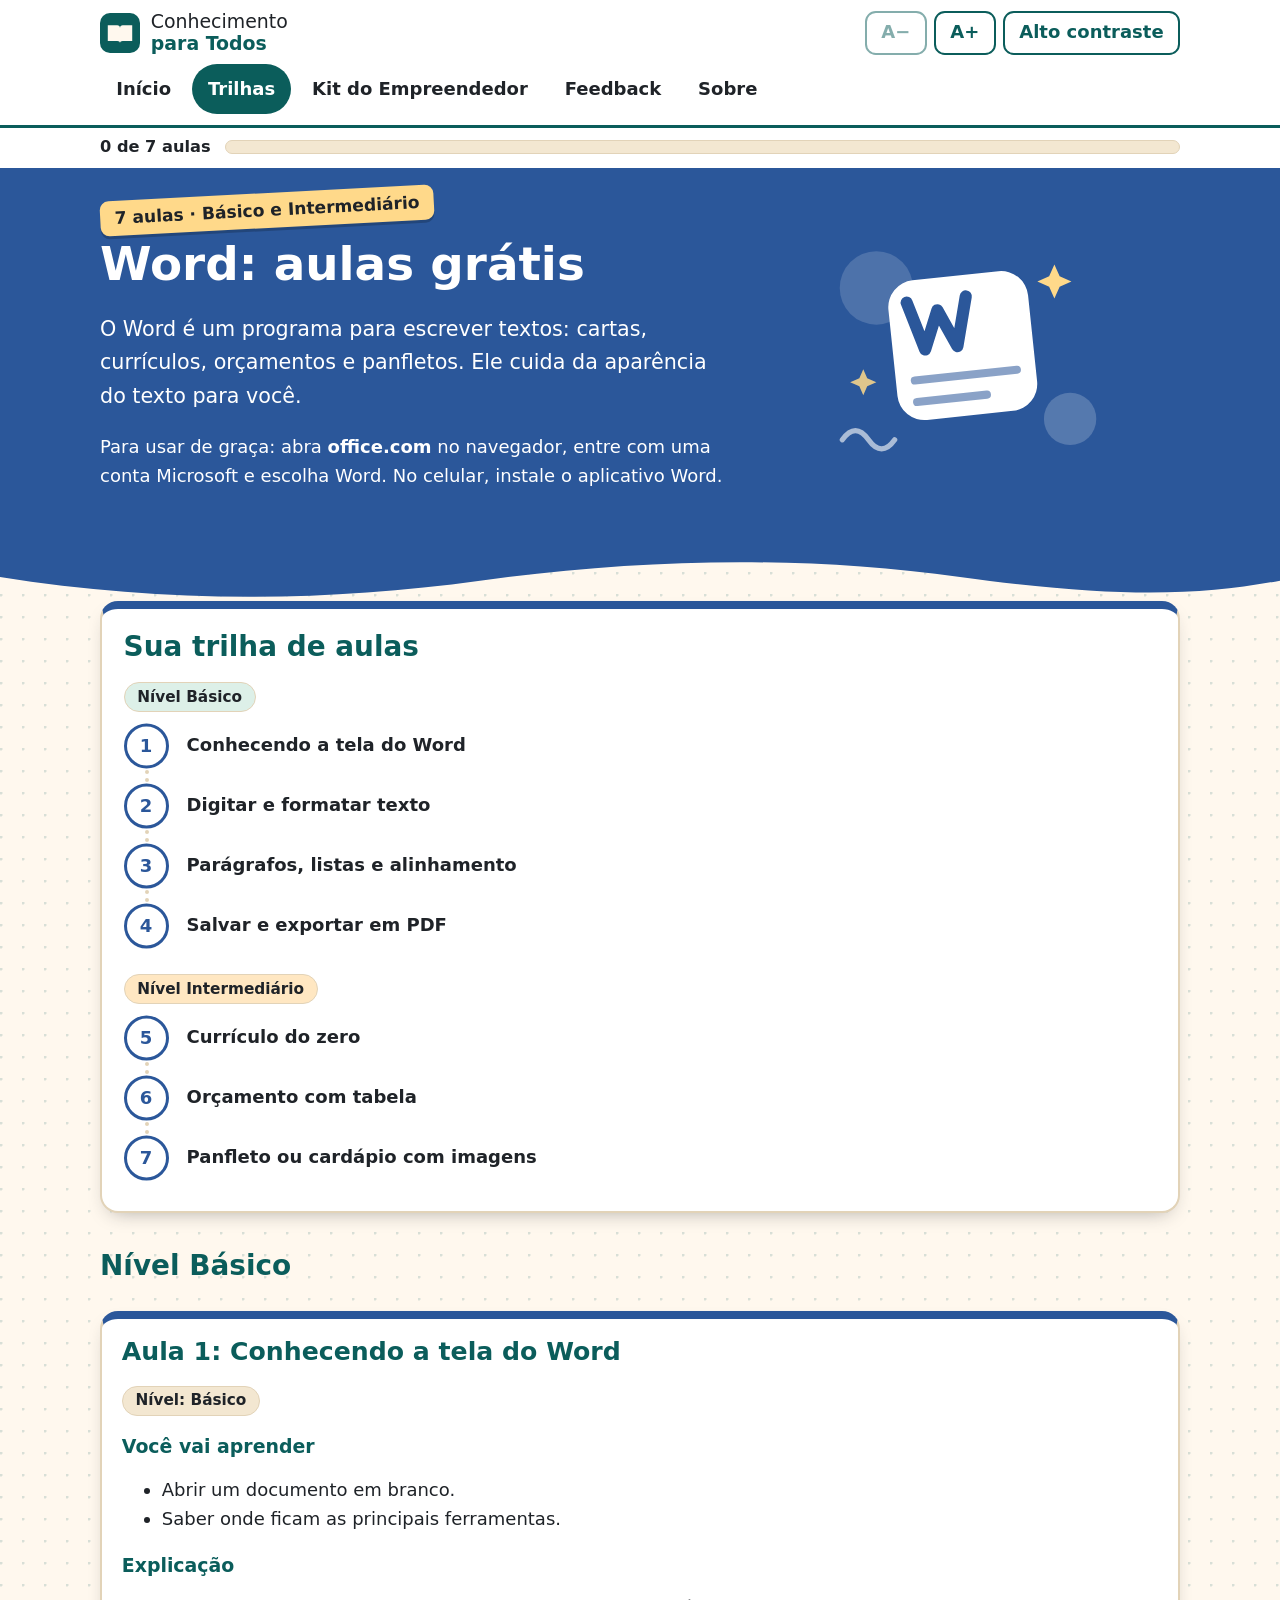
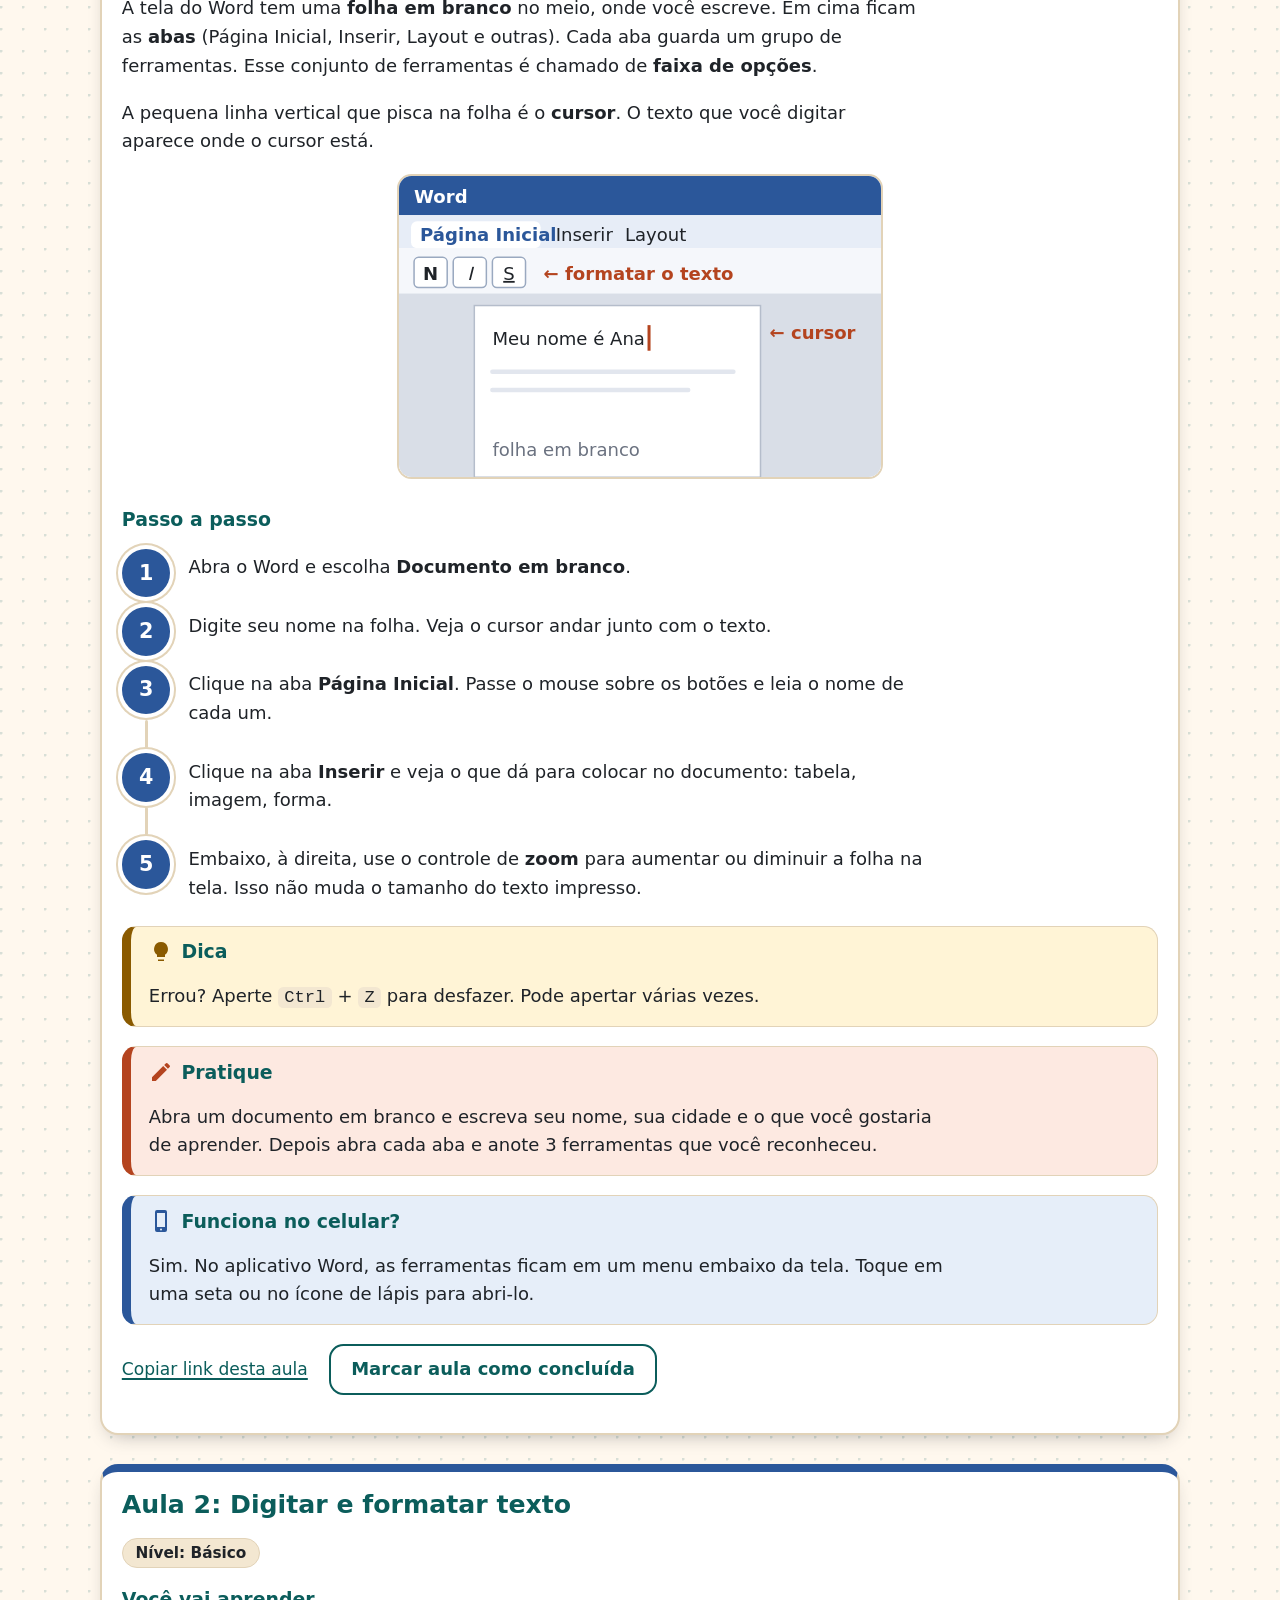
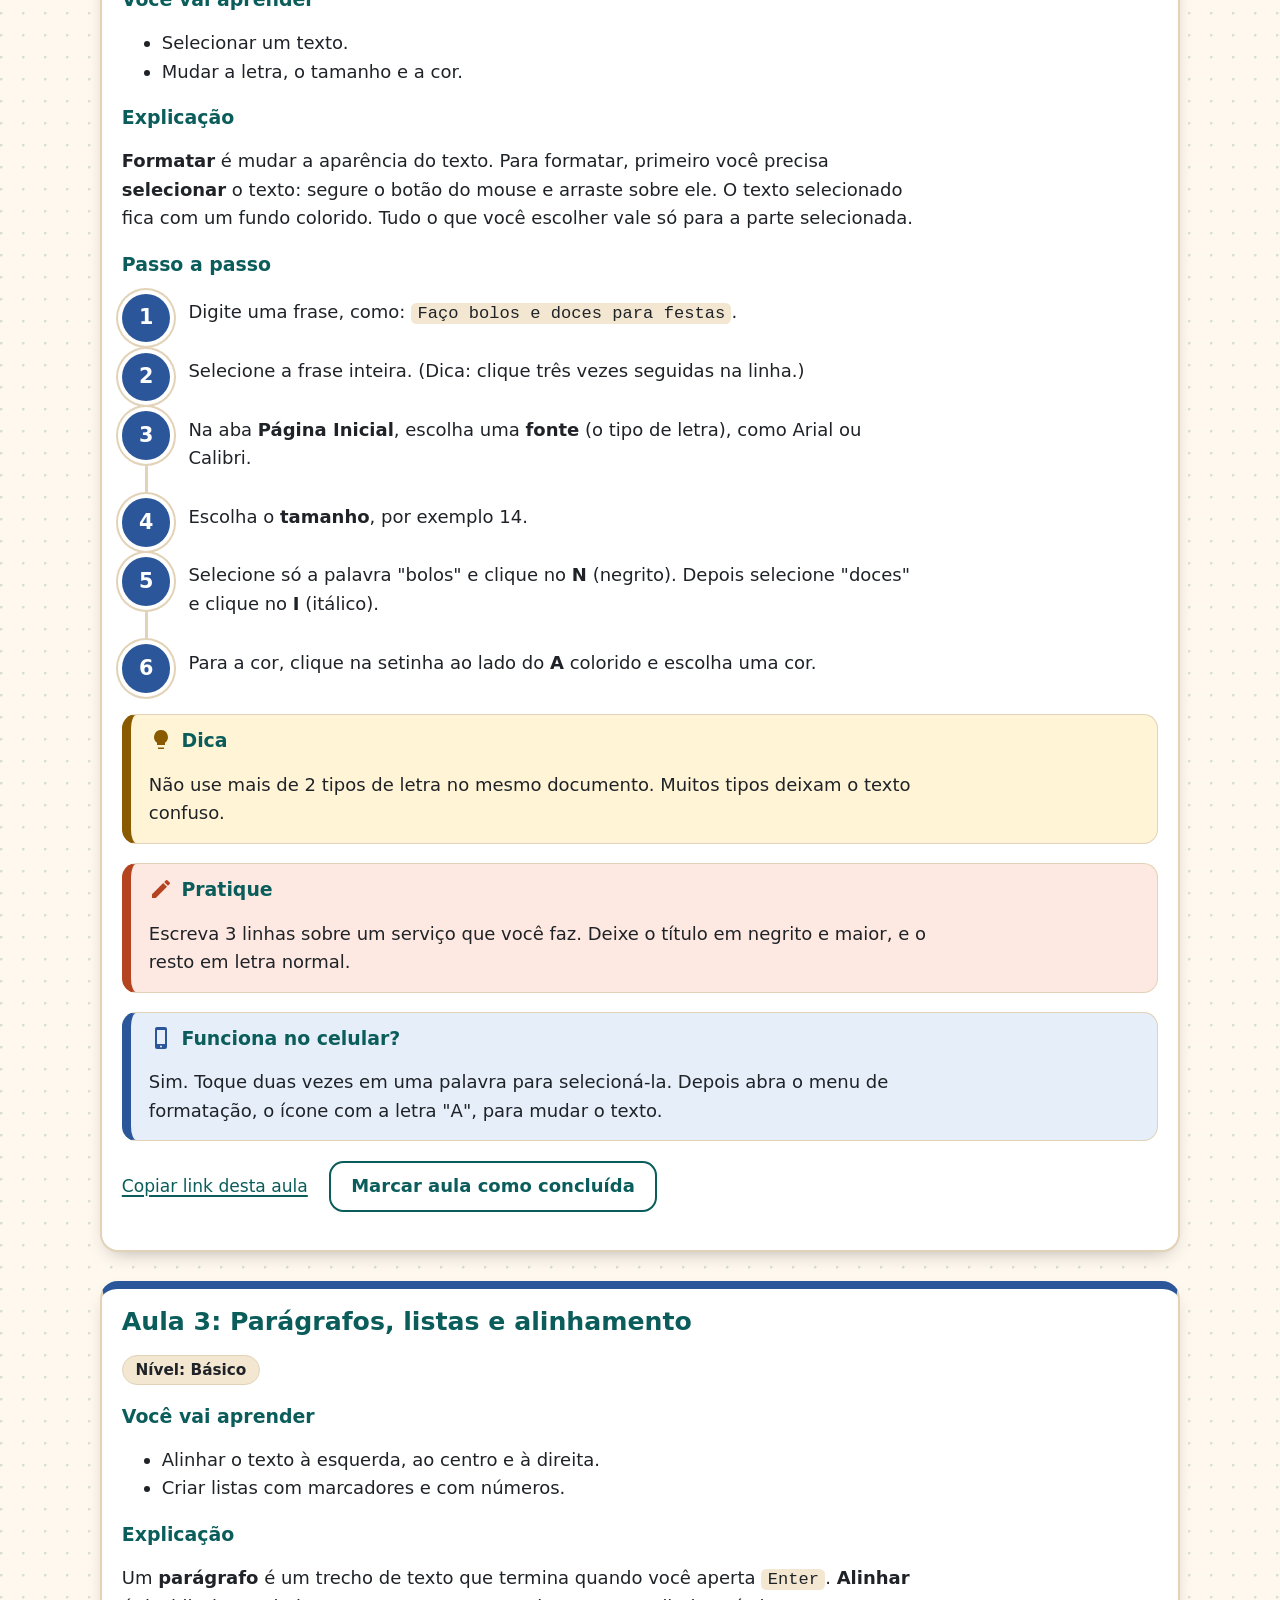
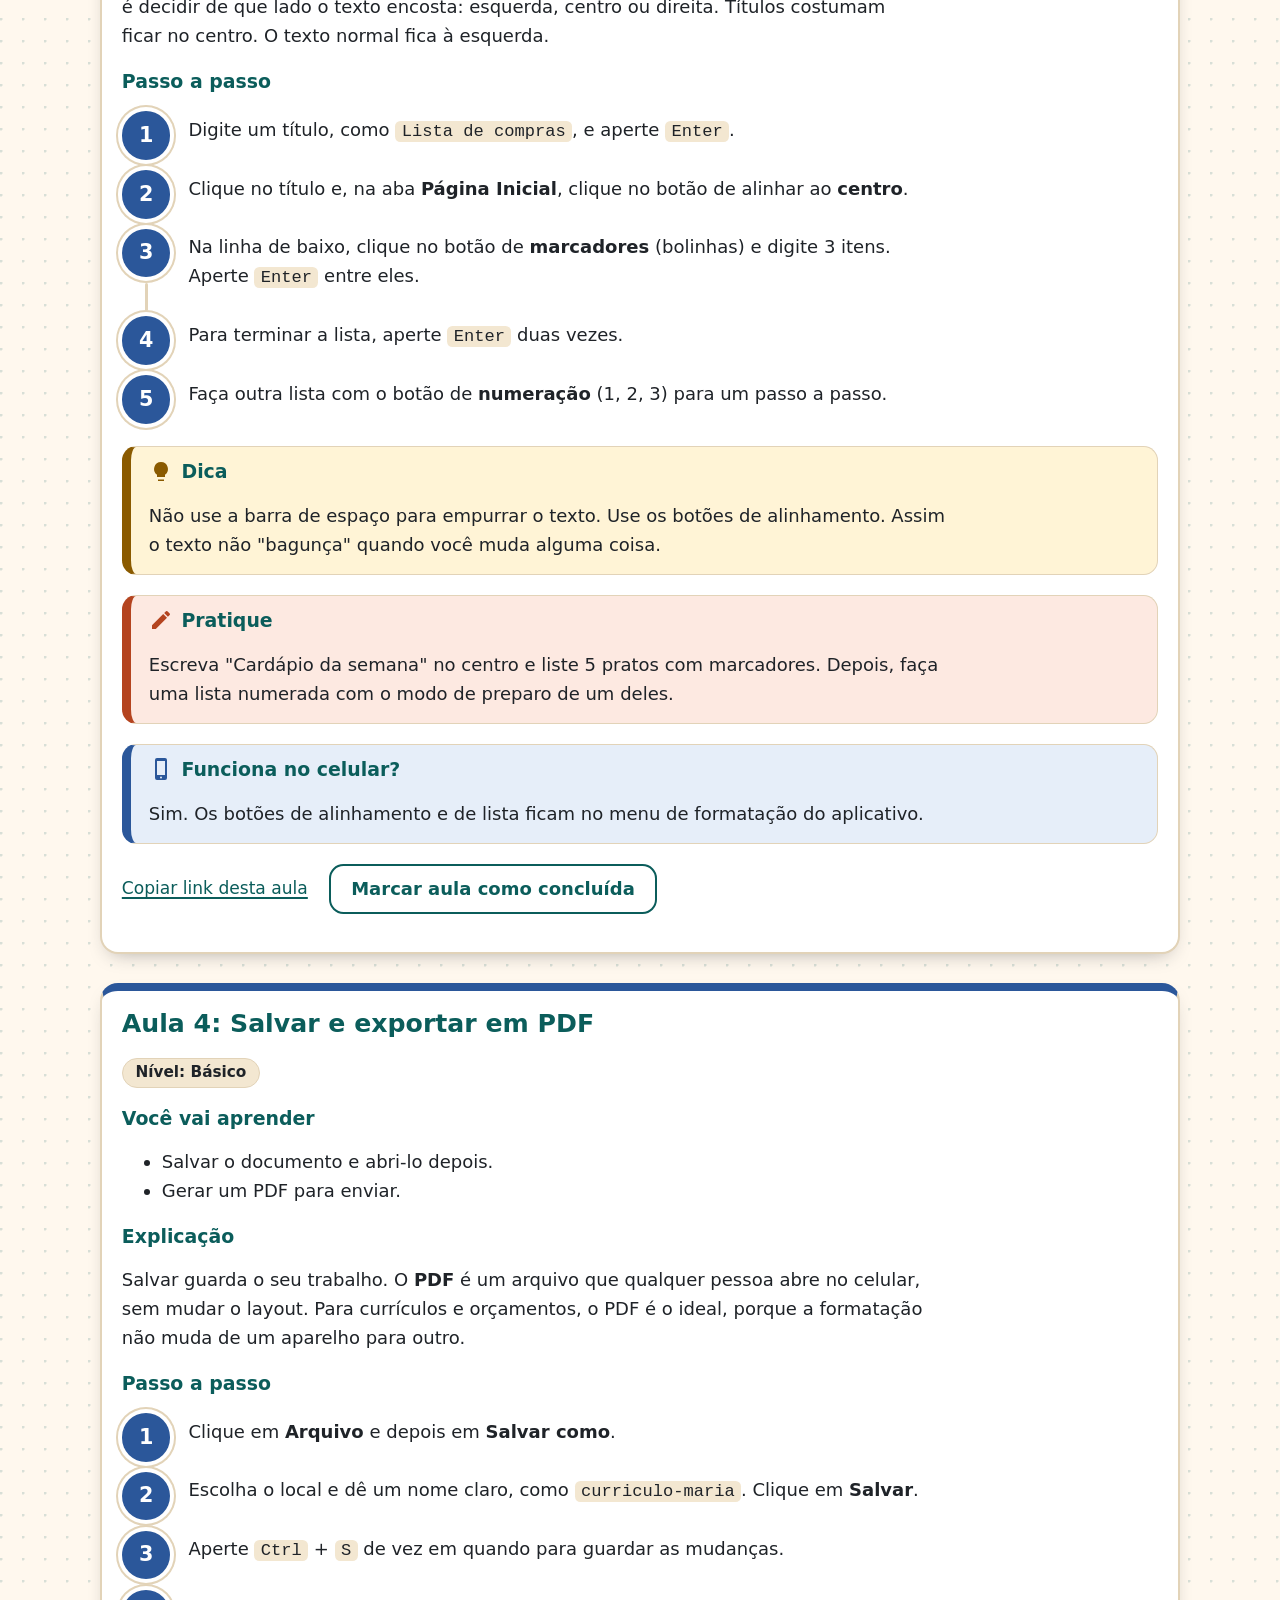
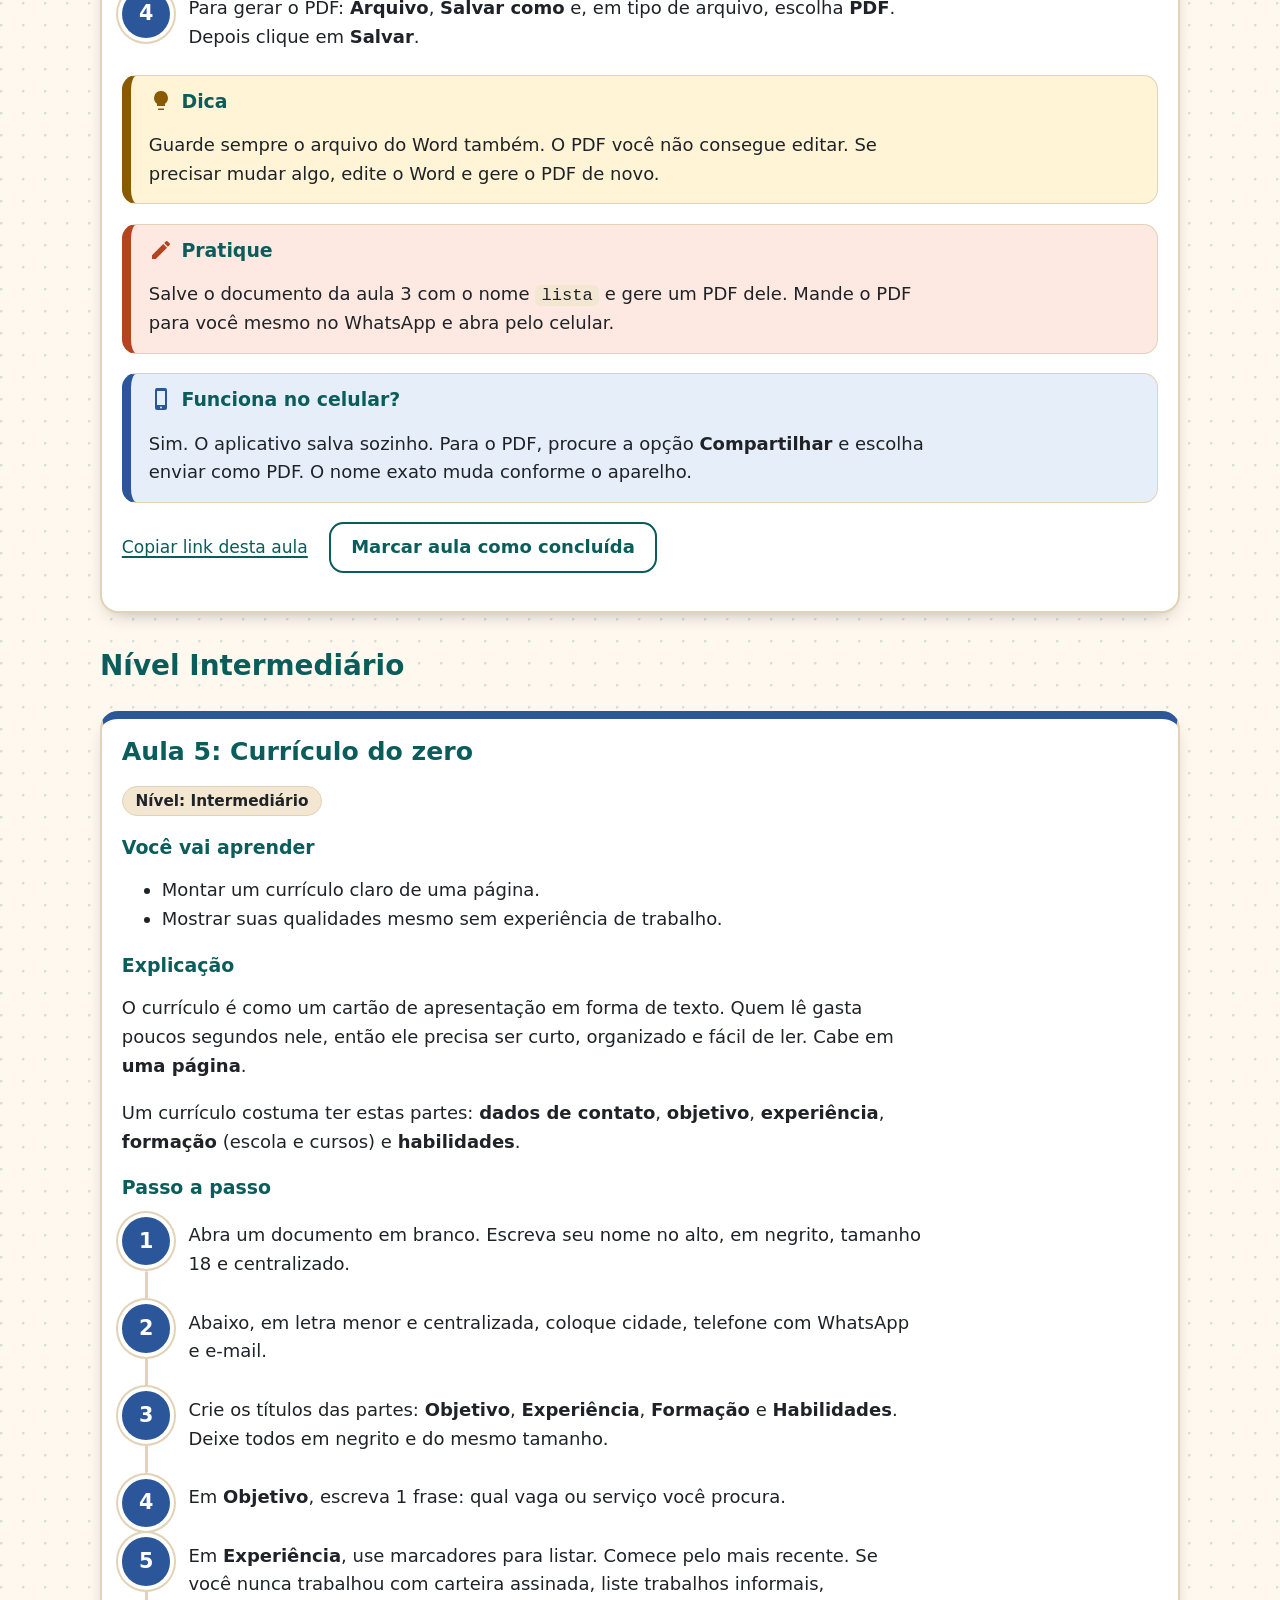
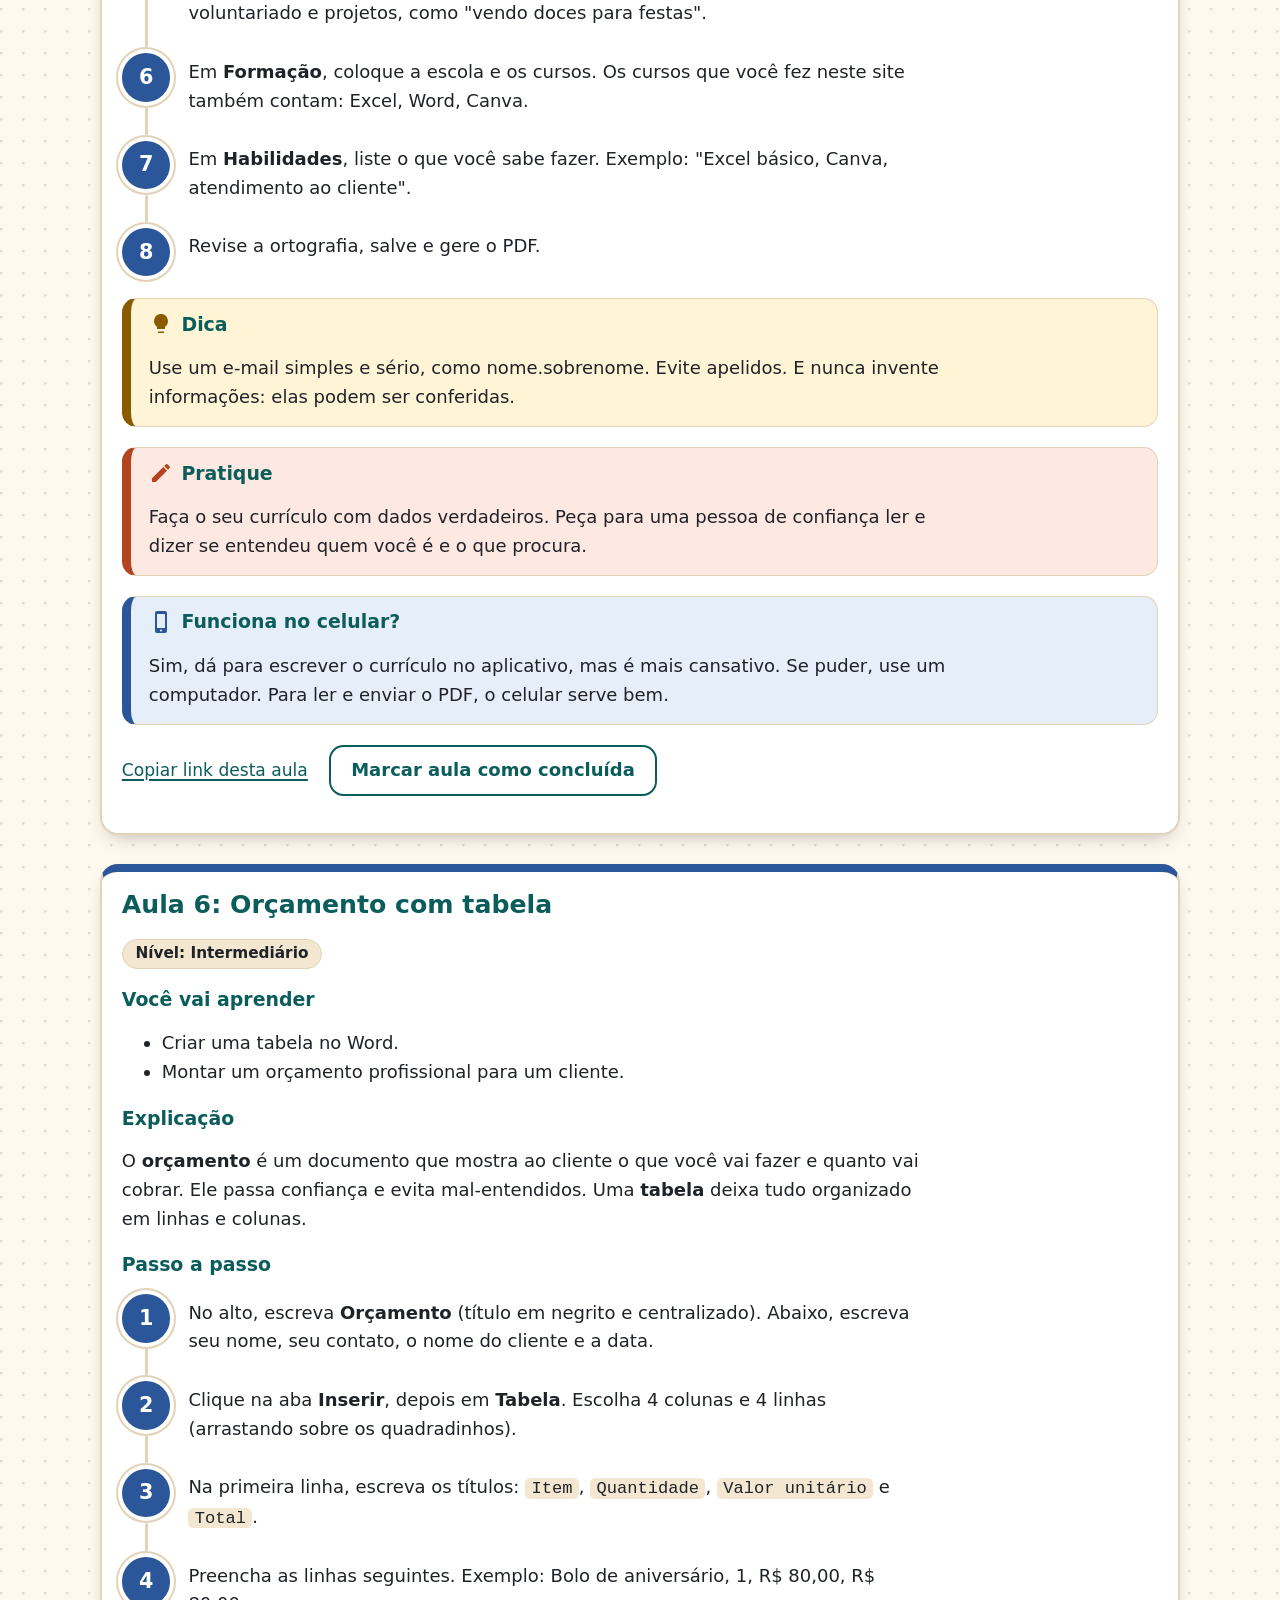
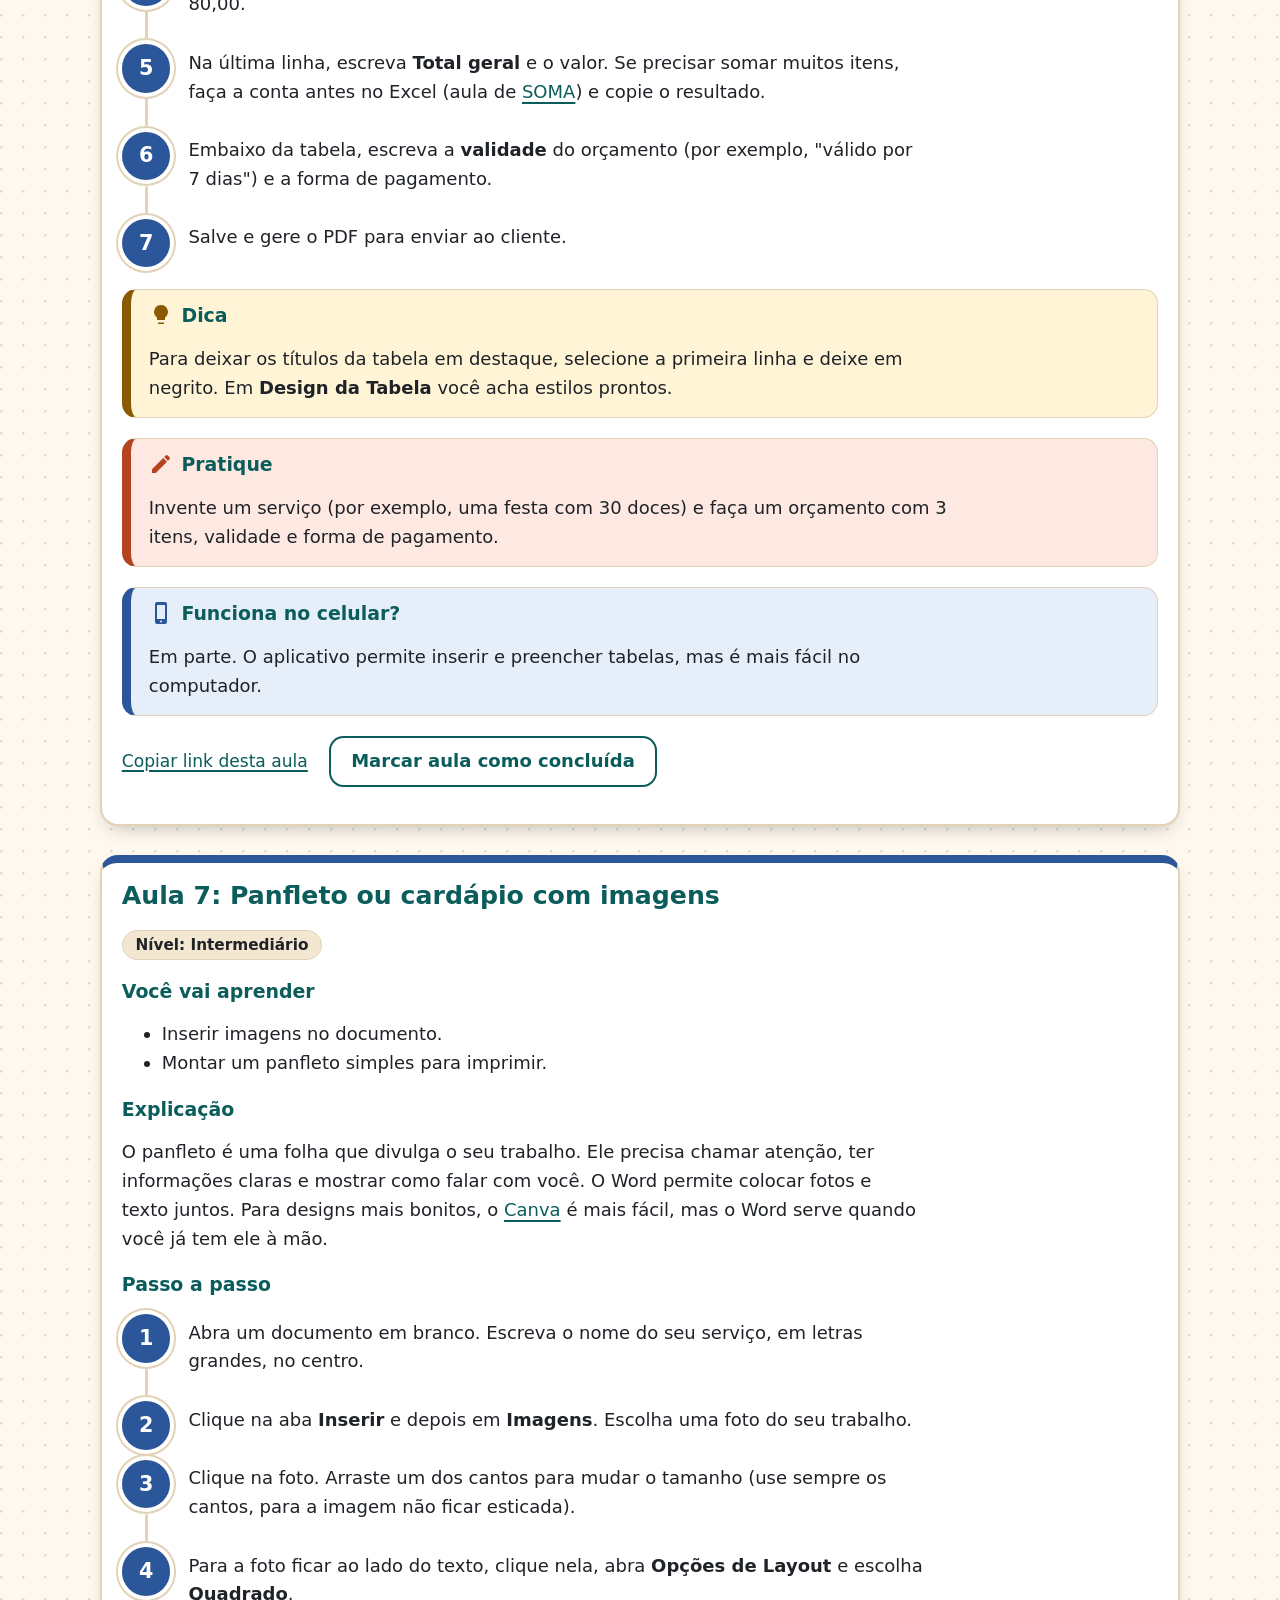
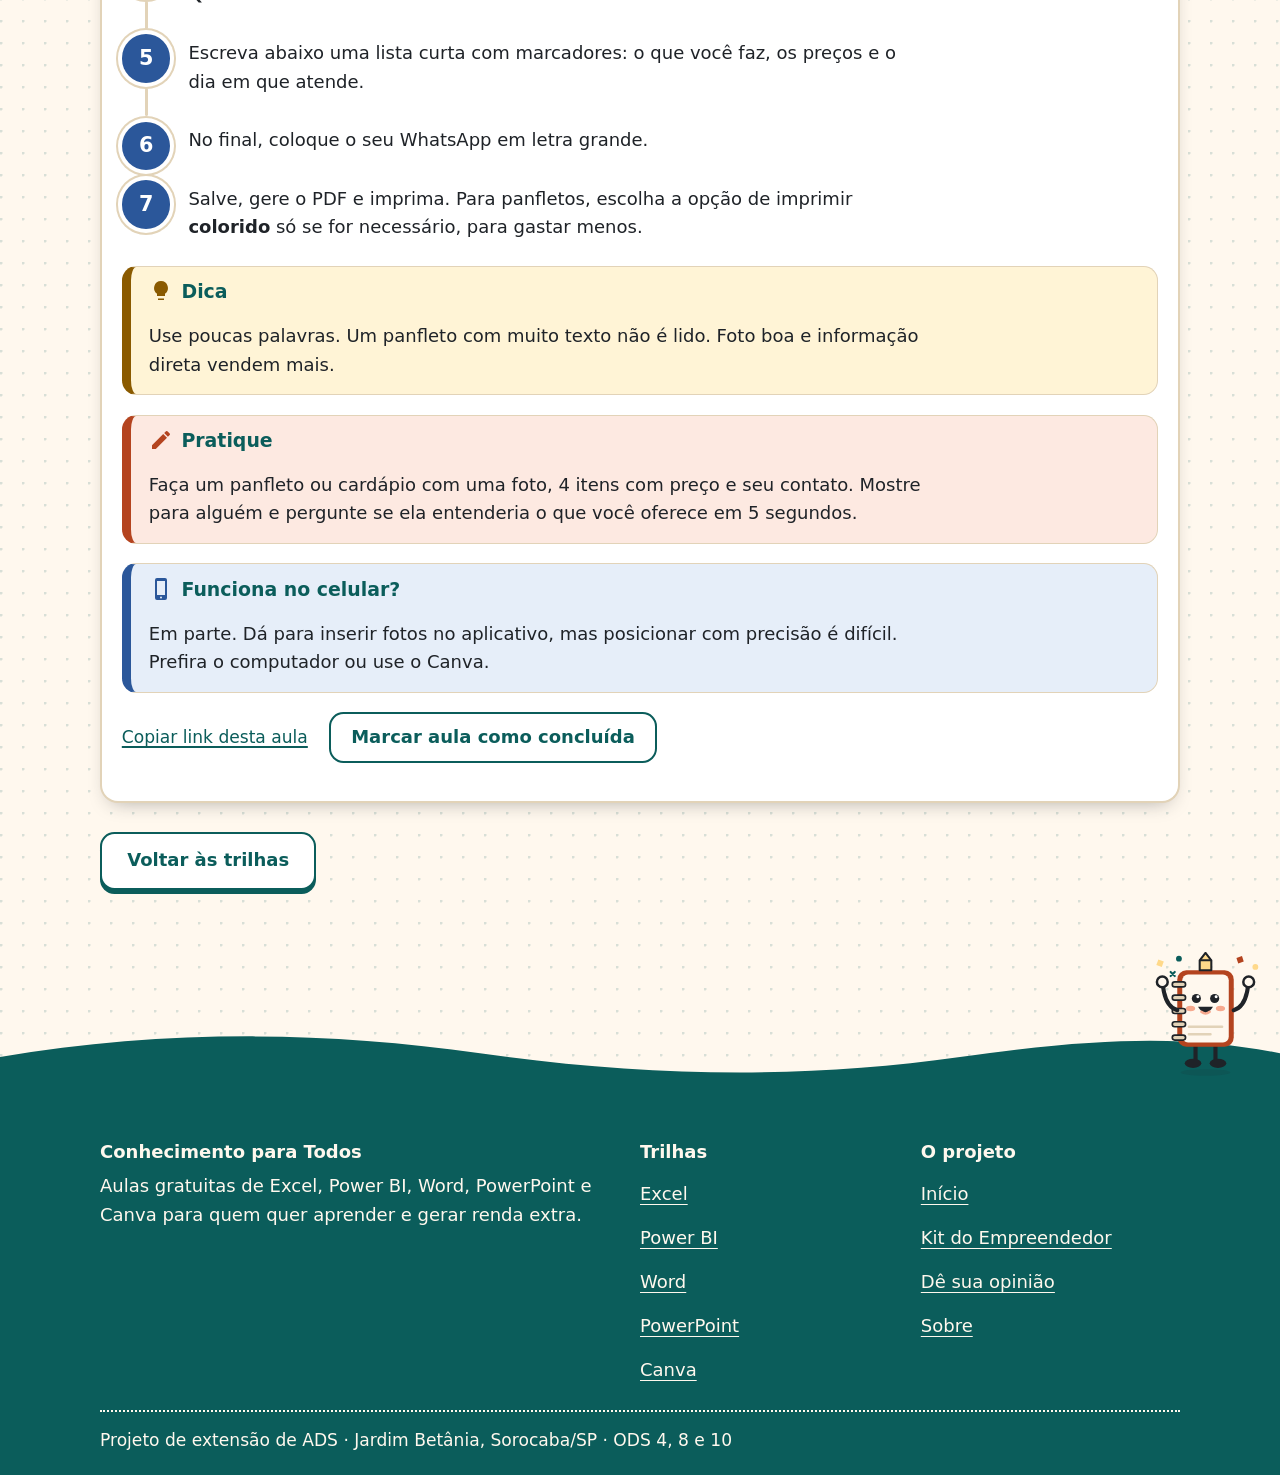
<file: word.html>
<!DOCTYPE html>
<html lang="pt-BR">
<head>
<meta charset="utf-8">
<meta name="viewport" content="width=device-width, initial-scale=1">
<link rel="icon" href="data:image/svg+xml,%3Csvg xmlns='http://www.w3.org/2000/svg' viewBox='0 0 100 100'%3E%3Ctext y='.9em' font-size='90'%3E%F0%9F%93%92%3C/text%3E%3C/svg%3E">
<link rel="stylesheet" href="css/style.css">
<script src="js/main.js"></script>
<title>Word: aulas grátis do básico ao intermediário | Conhecimento para Todos</title>
<meta name="description" content="7 aulas gratuitas de Word em linguagem simples: da tela inicial até currículo, orçamento com tabela e panfleto, com exemplos de renda extra.">
</head>
<body>
<svg width="0" height="0" style="position:absolute" aria-hidden="true" focusable="false"><defs>
<g id="m-corpo"><ellipse cx="62" cy="145" rx="30" ry="4" fill="#1F2328" opacity=".12"/>
<path d="M50 112v20M74 112v20" stroke="#1F2328" stroke-width="5" stroke-linecap="round"/><ellipse cx="47" cy="134" rx="10" ry="5.500" fill="#1F2328"/><ellipse cx="77" cy="134" rx="10" ry="5.500" fill="#1F2328"/>
<rect x="28" y="22" width="68" height="92" rx="11" fill="#B4441F"/><rect x="34" y="27" width="56" height="82" rx="7" fill="#FFF8EE"/>
<g fill="#E2D3B8" stroke="#1F2328" stroke-width="2"><rect x="22" y="36" width="16" height="6" rx="3"/><rect x="22" y="52" width="16" height="6" rx="3"/><rect x="22" y="68" width="16" height="6" rx="3"/><rect x="22" y="84" width="16" height="6" rx="3"/><rect x="22" y="100" width="16" height="6" rx="3"/></g>
<circle cx="51" cy="56" r="5.500" fill="#1F2328"/><circle cx="73" cy="56" r="5.500" fill="#1F2328"/><circle cx="52.800" cy="54" r="1.800" fill="#fff"/><circle cx="74.800" cy="54" r="1.800" fill="#fff"/>
<ellipse cx="44" cy="68" rx="5.500" ry="3.200" fill="#F6A98E"/><ellipse cx="80" cy="68" rx="5.500" ry="3.200" fill="#F6A98E"/>
<path d="M42 90h40M42 99h26" stroke="#E2D3B8" stroke-width="3" stroke-linecap="round"/>
<path d="M55 22V10l7-9 7 9v12z" fill="#FFD98A" stroke="#1F2328" stroke-width="2.500" stroke-linejoin="round"/><path d="M55 10h14" stroke="#1F2328" stroke-width="2.500"/></g>
<symbol id="mascote-acena" viewBox="0 0 130 150"><use href="#m-corpo"/><path d="M54 68q8 9 16 0" stroke="#1F2328" stroke-width="3" fill="none" stroke-linecap="round"/>
<path d="M28 76q-14 6-16 22" stroke="#1F2328" stroke-width="5" fill="none" stroke-linecap="round"/><circle cx="11" cy="101" r="6.500" fill="#FFF8EE" stroke="#1F2328" stroke-width="3"/>
<g class="braco-acena"><path d="M96 70q16-4 20-26" stroke="#1F2328" stroke-width="5" fill="none" stroke-linecap="round"/><circle cx="117" cy="38" r="6.500" fill="#FFF8EE" stroke="#1F2328" stroke-width="3"/></g></symbol>
<symbol id="mascote-aponta" viewBox="0 0 130 150"><use href="#m-corpo"/><path d="M54 68q8 9 16 0" stroke="#1F2328" stroke-width="3" fill="none" stroke-linecap="round"/>
<path d="M28 76q-14 6-16 22" stroke="#1F2328" stroke-width="5" fill="none" stroke-linecap="round"/><circle cx="11" cy="101" r="6.500" fill="#FFF8EE" stroke="#1F2328" stroke-width="3"/>
<path d="M96 78q14 0 18-4" stroke="#1F2328" stroke-width="5" fill="none" stroke-linecap="round"/><path d="M114 68l13 6-13 6z" fill="#FFF8EE" stroke="#1F2328" stroke-width="3" stroke-linejoin="round"/></symbol>
<symbol id="mascote-comemora" viewBox="0 0 130 150"><use href="#m-corpo"/><path d="M53 66q9 15 18 0z" fill="#1F2328"/><path d="M57 72q5 4 10 0" stroke="#F6A98E" stroke-width="3" fill="none" stroke-linecap="round"/>
<path d="M28 70q-14-4-17-28" stroke="#1F2328" stroke-width="5" fill="none" stroke-linecap="round"/><circle cx="10" cy="36" r="6.500" fill="#FFF8EE" stroke="#1F2328" stroke-width="3"/><path d="M96 70q14-4 17-28" stroke="#1F2328" stroke-width="5" fill="none" stroke-linecap="round"/><circle cx="114" cy="36" r="6.500" fill="#FFF8EE" stroke="#1F2328" stroke-width="3"/>
<rect x="4" y="10" width="7" height="7" fill="#FFD98A" transform="rotate(20 7 13)"/><circle cx="30" cy="8" r="3.500" fill="#0B5D5B"/><rect x="100" y="6" width="7" height="7" fill="#B4441F" transform="rotate(-18 103 9)"/><circle cx="122" cy="18" r="3.500" fill="#FFD98A"/><path d="M20 24l5 5M25 24l-5 5" stroke="#0B5D5B" stroke-width="2.500" stroke-linecap="round"/></symbol>
<symbol id="onda" viewBox="0 0 1440 48" preserveAspectRatio="none"><path d="M0 24C180 -4 360 -4 540 20s360 28 540 4 270-20 360-4V48H0z"/></symbol>
<symbol id="blob" viewBox="0 0 200 200"><path d="M44 22c30-24 84-12 118 14s30 70 8 104-72 44-112 28S-8 128 6 84C14 58 24 38 44 22z"/></symbol>
<symbol id="seta" viewBox="0 0 24 40"><path d="M12 3v28M4 24l8 10 8-10" fill="none" stroke="currentColor" stroke-width="4" stroke-linecap="round" stroke-linejoin="round"/></symbol>
<symbol id="ferr-excel" viewBox="0 0 64 64"><rect x="6" y="6" width="52" height="52" rx="10" fill="#fff"/><rect x="6" y="6" width="52" height="16" rx="10" style="fill:var(--c)"/><rect x="6" y="14" width="52" height="8" style="fill:var(--c)"/><path d="M24 22v36M42 22v36M6 35h52M6 47h52" fill="none" style="stroke:var(--c)" stroke-width="2.500" opacity=".55"/><rect x="24" y="35" width="18" height="12" style="fill:var(--c)" opacity=".3"/><path d="M13 10l7 8M20 10l-7 8" stroke="#fff" stroke-width="3.500" stroke-linecap="round"/></symbol>
<symbol id="ferr-powerbi" viewBox="0 0 64 64"><rect x="6" y="6" width="52" height="52" rx="10" fill="#fff"/><rect x="14" y="36" width="9" height="16" rx="2" style="fill:var(--c)" opacity=".45"/><rect x="27" y="26" width="9" height="26" rx="2" style="fill:var(--c)" opacity=".72"/><rect x="40" y="14" width="9" height="38" rx="2" style="fill:var(--c)"/><path d="M10 55h44" style="stroke:var(--c)" stroke-width="2.500" stroke-linecap="round"/></symbol>
<symbol id="ferr-word" viewBox="0 0 64 64"><rect x="6" y="6" width="52" height="52" rx="10" fill="#fff"/><path d="M13 14l5 18 6-14 6 14 5-18" fill="none" style="stroke:var(--c)" stroke-width="4.500" stroke-linecap="round" stroke-linejoin="round" transform="translate(0 0)"/><path d="M13 43h38M13 51h26" style="stroke:var(--c)" stroke-width="3" stroke-linecap="round" opacity=".55"/></symbol>
<symbol id="ferr-powerpoint" viewBox="0 0 64 64"><rect x="6" y="6" width="52" height="52" rx="10" fill="#fff"/><rect x="12" y="13" width="40" height="28" rx="4" fill="none" style="stroke:var(--c)" stroke-width="3"/><circle cx="26" cy="27" r="8" fill="none" style="stroke:var(--c)" stroke-width="2.500" opacity=".5"/><path d="M26 27V19a8 8 0 0 1 8 8z" style="fill:var(--c)"/><path d="M38 23h9M38 30h9" style="stroke:var(--c)" stroke-width="3" stroke-linecap="round"/><path d="M32 41v9M23 52h18" style="stroke:var(--c)" stroke-width="3" stroke-linecap="round"/></symbol>
<symbol id="ferr-canva" viewBox="0 0 64 64"><rect x="6" y="6" width="52" height="52" rx="10" fill="#fff"/><circle cx="24" cy="25" r="10" style="fill:var(--c)"/><rect x="31" y="27" width="20" height="20" rx="5" style="fill:var(--c)" opacity=".5" transform="rotate(12 41 37)"/><path d="M12 51c6-9 10 4 16-4s10 4 22-4" fill="none" style="stroke:var(--c)" stroke-width="3" stroke-linecap="round"/></symbol>
<symbol id="perfil-doces" viewBox="0 0 64 64"><path d="M16 34h32l-5 20H21z" fill="#E8A33A" stroke="#1F2328" stroke-width="2.500" stroke-linejoin="round"/><path d="M26 36l2 16M32 36v16M38 36l-2 16" stroke="#1F2328" stroke-width="2" opacity=".4"/><circle cx="32" cy="27" r="15" fill="#6B3E26" stroke="#1F2328" stroke-width="2.500"/><g fill="#FFD98A"><rect x="24" y="19" width="5" height="2.500" rx="1" transform="rotate(30 26 20)"/><rect x="34" y="16" width="5" height="2.500" rx="1" transform="rotate(-25 36 17)"/><rect x="30" y="27" width="5" height="2.500" rx="1" transform="rotate(70 32 28)"/><rect x="22" y="29" width="5" height="2.500" rx="1" transform="rotate(-40 24 30)"/><rect x="38" y="28" width="5" height="2.500" rx="1" transform="rotate(20 40 29)"/></g></symbol>
<symbol id="perfil-unhas" viewBox="0 0 64 64"><rect x="22" y="28" width="22" height="28" rx="6" fill="#B4441F" stroke="#1F2328" stroke-width="2.500"/><rect x="28" y="20" width="10" height="9" fill="#1F2328"/><rect x="29" y="6" width="8" height="15" rx="3" fill="#0B5D5B" stroke="#1F2328" stroke-width="2.500"/><path d="M28 36v14" stroke="#fff" stroke-width="3" stroke-linecap="round" opacity=".5"/><path d="M52 14l2 5 5 2-5 2-2 5-2-5-5-2 5-2z" fill="#FFD98A"/></symbol>
<symbol id="perfil-celular" viewBox="0 0 64 64"><rect x="18" y="6" width="26" height="50" rx="6" fill="#1F2328"/><rect x="22" y="12" width="18" height="36" rx="2" fill="#fff"/><path d="M24 18l6 8-4 6 8 8" stroke="#8A8A8A" stroke-width="1.800" fill="none"/><circle cx="31" cy="52" r="1.800" fill="#fff"/><circle cx="46" cy="40" r="6" fill="none" stroke="#B4441F" stroke-width="4"/><path d="M50 44l8 8" stroke="#B4441F" stroke-width="5" stroke-linecap="round"/></symbol>
<symbol id="perfil-emprego" viewBox="0 0 64 64"><path d="M23 22v-5a3 3 0 0 1 3-3h12a3 3 0 0 1 3 3v5" fill="none" stroke="#1F2328" stroke-width="3.500"/><rect x="9" y="22" width="46" height="31" rx="5" fill="#0B5D5B" stroke="#1F2328" stroke-width="2.500"/><path d="M9 34h46" stroke="#1F2328" stroke-width="2.500"/><rect x="28" y="30" width="8" height="9" rx="2" fill="#FFD98A" stroke="#1F2328" stroke-width="2.500"/></symbol>
<symbol id="passo-trilha" viewBox="0 0 64 64"><rect x="30" y="8" width="5" height="50" rx="2" fill="#1F2328"/><path d="M10 14h34l7 8-7 8H10z" fill="#0B5D5B" stroke="#1F2328" stroke-width="2.500" stroke-linejoin="round"/><path d="M54 36H20l-7 8 7 8h34z" fill="#B4441F" stroke="#1F2328" stroke-width="2.500" stroke-linejoin="round"/></symbol>
<symbol id="passo-aula" viewBox="0 0 64 64"><path d="M6 14c9-4 18-3 26 3v38c-8-6-17-7-26-3z" fill="#fff" stroke="#0B5D5B" stroke-width="3" stroke-linejoin="round"/><path d="M58 14c-9-4-18-3-26 3v38c8-6 17-7 26-3z" fill="#fff" stroke="#0B5D5B" stroke-width="3" stroke-linejoin="round"/><path d="M13 24c5-1 10 0 14 2M13 32c5-1 10 0 14 2M37 26c4-2 9-3 14-2M37 34c4-2 9-3 14-2" stroke="#E2D3B8" stroke-width="3" stroke-linecap="round"/></symbol>
<symbol id="passo-pratica" viewBox="0 0 64 64"><path d="M10 54l4-13L40 15l9 9-26 26z" fill="#FFD98A" stroke="#1F2328" stroke-width="2.500" stroke-linejoin="round"/><path d="M10 54l4-13 9 9z" fill="#1F2328"/><path d="M40 15l5-5a3 3 0 0 1 4 0l5 5a3 3 0 0 1 0 4l-5 5z" fill="#B4441F" stroke="#1F2328" stroke-width="2.500" stroke-linejoin="round"/><circle cx="48" cy="50" r="10" fill="#0B5D5B"/><path d="M43 50l4 4 7-8" fill="none" stroke="#fff" stroke-width="3.500" stroke-linecap="round" stroke-linejoin="round"/></symbol>
<symbol id="i-baixar" viewBox="0 0 24 24"><path d="M12 3v12M6.500 10.500L12 16l5.500-5.500M4 20h16" fill="none" stroke="currentColor" stroke-width="2.600" stroke-linecap="round" stroke-linejoin="round"/></symbol>
</defs></svg>
<a class="pular" href="#conteudo">Pular para o conteúdo</a>
<header class="topo">
  <div class="wrap topo-in">
    <a class="logo" href="index.html" aria-label="Conhecimento para Todos, página inicial">
      <svg width="40" height="40" viewBox="0 0 36 36" aria-hidden="true"><rect class="a" width="36" height="36" rx="9"/><path class="b" d="M7 11h8.5c1.6 0 2.5.9 2.5 2.4V27c0-1.2-.9-1.9-2.4-1.9H7zM29 11h-8.5C18.9 11 18 11.9 18 13.4V27c0-1.2.9-1.9 2.4-1.9H29z"/></svg>
      <span>Conhecimento <b>para Todos</b></span>
    </a>
    <button type="button" class="menu-btn" aria-expanded="false" aria-controls="menu">Menu</button>
    <div class="ajustes" role="group" aria-label="Ajustes de leitura">
      <button type="button" data-fonte="-" aria-label="Diminuir o tamanho da letra">A−</button>
      <button type="button" data-fonte="+" aria-label="Aumentar o tamanho da letra">A+</button>
      <button type="button" data-contraste aria-pressed="false">Alto contraste</button>
    </div>
    <nav id="menu" class="menu" aria-label="Principal">
      <ul>
        <li><a href="index.html">Início</a></li>
        <li><a href="trilhas.html" aria-current="page">Trilhas</a></li>
        <li><a href="kit-empreendedor.html">Kit do Empreendedor</a></li>
        <li><a href="feedback.html">Feedback</a></li>
        <li><a href="sobre.html">Sobre</a></li>
      </ul>
    </nav>
  </div>
</header>
<main id="conteudo" class="ferr word" data-ferr="word">
  <section class="capa ferr word">
    <div class="wrap capa-in">
      <div class="capa-texto">
        <span class="adesivo">7 aulas · Básico e Intermediário</span>
        <h1>Word: aulas grátis</h1>
        <p class="lead">O Word é um programa para escrever textos: cartas, currículos, orçamentos e panfletos. Ele cuida da aparência do texto para você.</p>
  <p>Para usar de graça: abra <strong>office.com</strong> no navegador, entre com uma conta Microsoft e escolha Word. No celular, instale o aplicativo Word.</p>
      </div>
      <div class="capa-arte"><svg viewBox="0 0 220 180" aria-hidden="true"><circle cx="40" cy="42" r="28" fill="#fff" opacity=".16"/><circle cx="188" cy="142" r="20" fill="#fff" opacity=".2"/>
<path d="M14 158q10-14 20 0t20 0" fill="none" stroke="#fff" stroke-width="4" stroke-linecap="round" opacity=".6"/>
<g class="flutua"><use href="#ferr-word" x="40" y="20" width="132" height="132" transform="rotate(-6 106 86)"/></g>
<path d="M176 24l4 9 9 4-9 4-4 9-4-9-9-4 9-4z" fill="#FFD98A"/><path d="M30 104l3 7 7 3-7 3-3 7-3-7-7-3 7-3z" fill="#FFD98A" opacity=".85"/></svg></div>
    </div>
    <svg class="onda-b" viewBox="0 0 1440 48" preserveAspectRatio="none" aria-hidden="true"><use href="#onda"/></svg>
  </section>
  <div class="wrap conteudo">
    <nav class="trilha" aria-label="Aulas de Word">
      <h2>Sua trilha de aulas</h2>
    <p class="trilha-nivel"><span class="etiqueta lv-b">Nível Básico</span></p>
    <ol class="caminho">
        <li><a href="#word-tela"><span class="bola" aria-hidden="true">1</span><span class="nome"><span class="sr-only">Aula 1: </span>Conhecendo a tela do Word</span></a></li>
        <li><a href="#word-formatar"><span class="bola" aria-hidden="true">2</span><span class="nome"><span class="sr-only">Aula 2: </span>Digitar e formatar texto</span></a></li>
        <li><a href="#word-paragrafos"><span class="bola" aria-hidden="true">3</span><span class="nome"><span class="sr-only">Aula 3: </span>Parágrafos, listas e alinhamento</span></a></li>
        <li><a href="#word-salvar"><span class="bola" aria-hidden="true">4</span><span class="nome"><span class="sr-only">Aula 4: </span>Salvar e exportar em PDF</span></a></li>
    </ol>
    <p class="trilha-nivel"><span class="etiqueta lv-i">Nível Intermediário</span></p>
    <ol class="caminho">
        <li><a href="#word-curriculo"><span class="bola" aria-hidden="true">5</span><span class="nome"><span class="sr-only">Aula 5: </span>Currículo do zero</span></a></li>
        <li><a href="#word-orcamento"><span class="bola" aria-hidden="true">6</span><span class="nome"><span class="sr-only">Aula 6: </span>Orçamento com tabela</span></a></li>
        <li><a href="#word-panfleto"><span class="bola" aria-hidden="true">7</span><span class="nome"><span class="sr-only">Aula 7: </span>Panfleto ou cardápio com imagens</span></a></li>
    </ol>
    </nav>

    <h2>Nível Básico</h2>

  <article class="aula" id="word-tela">
    <h3>Aula 1: Conhecendo a tela do Word</h3>
    <p><span class="etiqueta">Nível: Básico</span></p>
    <h4>Você vai aprender</h4>
    <ul>
      <li>Abrir um documento em branco.</li>
      <li>Saber onde ficam as principais ferramentas.</li>
    </ul>
    <h4>Explicação</h4>
    <p>A tela do Word tem uma <strong>folha em branco</strong> no meio, onde você escreve. Em cima ficam as <strong>abas</strong> (Página Inicial, Inserir, Layout e outras). Cada aba guarda um grupo de ferramentas. Esse conjunto de ferramentas é chamado de <strong>faixa de opções</strong>.</p>
    <p>A pequena linha vertical que pisca na folha é o <strong>cursor</strong>. O texto que você digitar aparece onde o cursor está.</p>
    <figure class="tela"><svg viewBox="0 0 320 200" role="img" aria-label="Desenho da tela do Word: abas no alto, faixa de opções com botões de negrito, itálico e sublinhado, e a folha branca no meio com um texto e o cursor piscando no final." font-family="system-ui,Segoe UI,Arial,sans-serif"><rect width="320" height="200" fill="#fff"/>
<rect width="320" height="26" fill="#2B579A"/><text x="10" y="18" font-size="12" font-weight="700" fill="#fff" font-size="13">Word</text>
<rect x="0" y="26" width="320" height="22" fill="#E7EDF7"/><rect x="8" y="30" width="86" height="18" rx="4" fill="#fff"/><text x="14" y="43" font-size="12" font-weight="700" fill="#2B579A" font-size="11">Página Inicial</text><text x="104" y="43" font-size="12" fill="#1F2328" font-size="11">Inserir</text><text x="150" y="43" font-size="12" fill="#1F2328" font-size="11">Layout</text>
<rect x="0" y="48" width="320" height="30" fill="#F5F7FB"/>
<g fill="#fff" stroke="#9AA9C0"><rect x="10" y="54" width="22" height="20" rx="3"/><rect x="36" y="54" width="22" height="20" rx="3"/><rect x="62" y="54" width="22" height="20" rx="3"/></g>
<text x="21" y="69" font-size="12" font-weight="800" text-anchor="middle" fill="#1F2328" font-size="13">N</text><text x="47" y="69" font-size="12" font-style="italic" text-anchor="middle" fill="#1F2328" font-size="13">I</text><text x="73" y="69" font-size="12" text-anchor="middle" fill="#1F2328" font-size="13" text-decoration="underline">S</text>
<text x="96" y="69" font-size="12" font-weight="700" fill="#B4441F">← formatar o texto</text>
<rect x="0" y="78" width="320" height="122" fill="#D9DEE7"/><rect x="50" y="86" width="190" height="114" fill="#fff" stroke="#B5BDCB"/>
<text x="62" y="112" font-size="12" fill="#1F2328" font-size="14">Meu nome é Ana</text><rect x="165" y="99" width="2" height="17" fill="#B4441F"/>
<path d="M62 130h160M62 142h130" stroke="#E2E6EE" stroke-width="3" stroke-linecap="round"/><text x="62" y="186" font-size="12" fill="#6B7280" font-size="11">folha em branco</text>
<text x="246" y="108" font-size="12" font-weight="700" fill="#B4441F">← cursor</text></svg></figure>
    <h4>Passo a passo</h4>
    <ol class="passos">
      <li>Abra o Word e escolha <strong>Documento em branco</strong>.</li>
      <li>Digite seu nome na folha. Veja o cursor andar junto com o texto.</li>
      <li>Clique na aba <strong>Página Inicial</strong>. Passe o mouse sobre os botões e leia o nome de cada um.</li>
      <li>Clique na aba <strong>Inserir</strong> e veja o que dá para colocar no documento: tabela, imagem, forma.</li>
      <li>Embaixo, à direita, use o controle de <strong>zoom</strong> para aumentar ou diminuir a folha na tela. Isso não muda o tamanho do texto impresso.</li>
    </ol>
    <div class="caixa dica"><h4>Dica</h4><p>Errou? Aperte <code>Ctrl</code> + <code>Z</code> para desfazer. Pode apertar várias vezes.</p></div>
    <div class="caixa pratique"><h4>Pratique</h4><p>Abra um documento em branco e escreva seu nome, sua cidade e o que você gostaria de aprender. Depois abra cada aba e anote 3 ferramentas que você reconheceu.</p></div>
    <div class="caixa celular"><h4>Funciona no celular?</h4><p>Sim. No aplicativo Word, as ferramentas ficam em um menu embaixo da tela. Toque em uma seta ou no ícone de lápis para abri-lo.</p></div>
    <p><a class="copiar" href="#word-tela" aria-live="polite">Copiar link desta aula</a></p>
  </article>

  <article class="aula" id="word-formatar">
    <h3>Aula 2: Digitar e formatar texto</h3>
    <p><span class="etiqueta">Nível: Básico</span></p>
    <h4>Você vai aprender</h4>
    <ul>
      <li>Selecionar um texto.</li>
      <li>Mudar a letra, o tamanho e a cor.</li>
    </ul>
    <h4>Explicação</h4>
    <p><strong>Formatar</strong> é mudar a aparência do texto. Para formatar, primeiro você precisa <strong>selecionar</strong> o texto: segure o botão do mouse e arraste sobre ele. O texto selecionado fica com um fundo colorido. Tudo o que você escolher vale só para a parte selecionada.</p>
    <h4>Passo a passo</h4>
    <ol class="passos">
      <li>Digite uma frase, como: <code>Faço bolos e doces para festas</code>.</li>
      <li>Selecione a frase inteira. (Dica: clique três vezes seguidas na linha.)</li>
      <li>Na aba <strong>Página Inicial</strong>, escolha uma <strong>fonte</strong> (o tipo de letra), como Arial ou Calibri.</li>
      <li>Escolha o <strong>tamanho</strong>, por exemplo 14.</li>
      <li>Selecione só a palavra "bolos" e clique no <strong>N</strong> (negrito). Depois selecione "doces" e clique no <strong>I</strong> (itálico).</li>
      <li>Para a cor, clique na setinha ao lado do <strong>A</strong> colorido e escolha uma cor.</li>
    </ol>
    <div class="caixa dica"><h4>Dica</h4><p>Não use mais de 2 tipos de letra no mesmo documento. Muitos tipos deixam o texto confuso.</p></div>
    <div class="caixa pratique"><h4>Pratique</h4><p>Escreva 3 linhas sobre um serviço que você faz. Deixe o título em negrito e maior, e o resto em letra normal.</p></div>
    <div class="caixa celular"><h4>Funciona no celular?</h4><p>Sim. Toque duas vezes em uma palavra para selecioná-la. Depois abra o menu de formatação, o ícone com a letra "A", para mudar o texto.</p></div>
    <p><a class="copiar" href="#word-formatar" aria-live="polite">Copiar link desta aula</a></p>
  </article>

  <article class="aula" id="word-paragrafos">
    <h3>Aula 3: Parágrafos, listas e alinhamento</h3>
    <p><span class="etiqueta">Nível: Básico</span></p>
    <h4>Você vai aprender</h4>
    <ul>
      <li>Alinhar o texto à esquerda, ao centro e à direita.</li>
      <li>Criar listas com marcadores e com números.</li>
    </ul>
    <h4>Explicação</h4>
    <p>Um <strong>parágrafo</strong> é um trecho de texto que termina quando você aperta <code>Enter</code>. <strong>Alinhar</strong> é decidir de que lado o texto encosta: esquerda, centro ou direita. Títulos costumam ficar no centro. O texto normal fica à esquerda.</p>
    <h4>Passo a passo</h4>
    <ol class="passos">
      <li>Digite um título, como <code>Lista de compras</code>, e aperte <code>Enter</code>.</li>
      <li>Clique no título e, na aba <strong>Página Inicial</strong>, clique no botão de alinhar ao <strong>centro</strong>.</li>
      <li>Na linha de baixo, clique no botão de <strong>marcadores</strong> (bolinhas) e digite 3 itens. Aperte <code>Enter</code> entre eles.</li>
      <li>Para terminar a lista, aperte <code>Enter</code> duas vezes.</li>
      <li>Faça outra lista com o botão de <strong>numeração</strong> (1, 2, 3) para um passo a passo.</li>
    </ol>
    <div class="caixa dica"><h4>Dica</h4><p>Não use a barra de espaço para empurrar o texto. Use os botões de alinhamento. Assim o texto não "bagunça" quando você muda alguma coisa.</p></div>
    <div class="caixa pratique"><h4>Pratique</h4><p>Escreva "Cardápio da semana" no centro e liste 5 pratos com marcadores. Depois, faça uma lista numerada com o modo de preparo de um deles.</p></div>
    <div class="caixa celular"><h4>Funciona no celular?</h4><p>Sim. Os botões de alinhamento e de lista ficam no menu de formatação do aplicativo.</p></div>
    <p><a class="copiar" href="#word-paragrafos" aria-live="polite">Copiar link desta aula</a></p>
  </article>

  <article class="aula" id="word-salvar">
    <h3>Aula 4: Salvar e exportar em PDF</h3>
    <p><span class="etiqueta">Nível: Básico</span></p>
    <h4>Você vai aprender</h4>
    <ul>
      <li>Salvar o documento e abri-lo depois.</li>
      <li>Gerar um PDF para enviar.</li>
    </ul>
    <h4>Explicação</h4>
    <p>Salvar guarda o seu trabalho. O <strong>PDF</strong> é um arquivo que qualquer pessoa abre no celular, sem mudar o layout. Para currículos e orçamentos, o PDF é o ideal, porque a formatação não muda de um aparelho para outro.</p>
    <h4>Passo a passo</h4>
    <ol class="passos">
      <li>Clique em <strong>Arquivo</strong> e depois em <strong>Salvar como</strong>.</li>
      <li>Escolha o local e dê um nome claro, como <code>curriculo-maria</code>. Clique em <strong>Salvar</strong>.</li>
      <li>Aperte <code>Ctrl</code> + <code>S</code> de vez em quando para guardar as mudanças.</li>
      <li>Para gerar o PDF: <strong>Arquivo</strong>, <strong>Salvar como</strong> e, em tipo de arquivo, escolha <strong>PDF</strong>. Depois clique em <strong>Salvar</strong>.</li>
    </ol>
    <div class="caixa dica"><h4>Dica</h4><p>Guarde sempre o arquivo do Word também. O PDF você não consegue editar. Se precisar mudar algo, edite o Word e gere o PDF de novo.</p></div>
    <div class="caixa pratique"><h4>Pratique</h4><p>Salve o documento da aula 3 com o nome <code>lista</code> e gere um PDF dele. Mande o PDF para você mesmo no WhatsApp e abra pelo celular.</p></div>
    <div class="caixa celular"><h4>Funciona no celular?</h4><p>Sim. O aplicativo salva sozinho. Para o PDF, procure a opção <strong>Compartilhar</strong> e escolha enviar como PDF. O nome exato muda conforme o aparelho.</p></div>
    <p><a class="copiar" href="#word-salvar" aria-live="polite">Copiar link desta aula</a></p>
  </article>

  <h2>Nível Intermediário</h2>

  <article class="aula" id="word-curriculo">
    <h3>Aula 5: Currículo do zero</h3>
    <p><span class="etiqueta">Nível: Intermediário</span></p>
    <h4>Você vai aprender</h4>
    <ul>
      <li>Montar um currículo claro de uma página.</li>
      <li>Mostrar suas qualidades mesmo sem experiência de trabalho.</li>
    </ul>
    <h4>Explicação</h4>
    <p>O currículo é como um cartão de apresentação em forma de texto. Quem lê gasta poucos segundos nele, então ele precisa ser curto, organizado e fácil de ler. Cabe em <strong>uma página</strong>.</p>
    <p>Um currículo costuma ter estas partes: <strong>dados de contato</strong>, <strong>objetivo</strong>, <strong>experiência</strong>, <strong>formação</strong> (escola e cursos) e <strong>habilidades</strong>.</p>
    <h4>Passo a passo</h4>
    <ol class="passos">
      <li>Abra um documento em branco. Escreva seu nome no alto, em negrito, tamanho 18 e centralizado.</li>
      <li>Abaixo, em letra menor e centralizada, coloque cidade, telefone com WhatsApp e e-mail.</li>
      <li>Crie os títulos das partes: <strong>Objetivo</strong>, <strong>Experiência</strong>, <strong>Formação</strong> e <strong>Habilidades</strong>. Deixe todos em negrito e do mesmo tamanho.</li>
      <li>Em <strong>Objetivo</strong>, escreva 1 frase: qual vaga ou serviço você procura.</li>
      <li>Em <strong>Experiência</strong>, use marcadores para listar. Comece pelo mais recente. Se você nunca trabalhou com carteira assinada, liste trabalhos informais, voluntariado e projetos, como "vendo doces para festas".</li>
      <li>Em <strong>Formação</strong>, coloque a escola e os cursos. Os cursos que você fez neste site também contam: Excel, Word, Canva.</li>
      <li>Em <strong>Habilidades</strong>, liste o que você sabe fazer. Exemplo: "Excel básico, Canva, atendimento ao cliente".</li>
      <li>Revise a ortografia, salve e gere o PDF.</li>
    </ol>
    <div class="caixa dica"><h4>Dica</h4><p>Use um e-mail simples e sério, como nome.sobrenome. Evite apelidos. E nunca invente informações: elas podem ser conferidas.</p></div>
    <div class="caixa pratique"><h4>Pratique</h4><p>Faça o seu currículo com dados verdadeiros. Peça para uma pessoa de confiança ler e dizer se entendeu quem você é e o que procura.</p></div>
    <div class="caixa celular"><h4>Funciona no celular?</h4><p>Sim, dá para escrever o currículo no aplicativo, mas é mais cansativo. Se puder, use um computador. Para ler e enviar o PDF, o celular serve bem.</p></div>
    <p><a class="copiar" href="#word-curriculo" aria-live="polite">Copiar link desta aula</a></p>
  </article>

  <article class="aula" id="word-orcamento">
    <h3>Aula 6: Orçamento com tabela</h3>
    <p><span class="etiqueta">Nível: Intermediário</span></p>
    <h4>Você vai aprender</h4>
    <ul>
      <li>Criar uma tabela no Word.</li>
      <li>Montar um orçamento profissional para um cliente.</li>
    </ul>
    <h4>Explicação</h4>
    <p>O <strong>orçamento</strong> é um documento que mostra ao cliente o que você vai fazer e quanto vai cobrar. Ele passa confiança e evita mal-entendidos. Uma <strong>tabela</strong> deixa tudo organizado em linhas e colunas.</p>
    <h4>Passo a passo</h4>
    <ol class="passos">
      <li>No alto, escreva <strong>Orçamento</strong> (título em negrito e centralizado). Abaixo, escreva seu nome, seu contato, o nome do cliente e a data.</li>
      <li>Clique na aba <strong>Inserir</strong>, depois em <strong>Tabela</strong>. Escolha 4 colunas e 4 linhas (arrastando sobre os quadradinhos).</li>
      <li>Na primeira linha, escreva os títulos: <code>Item</code>, <code>Quantidade</code>, <code>Valor unitário</code> e <code>Total</code>.</li>
      <li>Preencha as linhas seguintes. Exemplo: Bolo de aniversário, 1, R$ 80,00, R$ 80,00.</li>
      <li>Na última linha, escreva <strong>Total geral</strong> e o valor. Se precisar somar muitos itens, faça a conta antes no Excel (aula de <a href="excel.html#excel-soma">SOMA</a>) e copie o resultado.</li>
      <li>Embaixo da tabela, escreva a <strong>validade</strong> do orçamento (por exemplo, "válido por 7 dias") e a forma de pagamento.</li>
      <li>Salve e gere o PDF para enviar ao cliente.</li>
    </ol>
    <div class="caixa dica"><h4>Dica</h4><p>Para deixar os títulos da tabela em destaque, selecione a primeira linha e deixe em negrito. Em <strong>Design da Tabela</strong> você acha estilos prontos.</p></div>
    <div class="caixa pratique"><h4>Pratique</h4><p>Invente um serviço (por exemplo, uma festa com 30 doces) e faça um orçamento com 3 itens, validade e forma de pagamento.</p></div>
    <div class="caixa celular"><h4>Funciona no celular?</h4><p>Em parte. O aplicativo permite inserir e preencher tabelas, mas é mais fácil no computador.</p></div>
    <p><a class="copiar" href="#word-orcamento" aria-live="polite">Copiar link desta aula</a></p>
  </article>

  <article class="aula" id="word-panfleto">
    <h3>Aula 7: Panfleto ou cardápio com imagens</h3>
    <p><span class="etiqueta">Nível: Intermediário</span></p>
    <h4>Você vai aprender</h4>
    <ul>
      <li>Inserir imagens no documento.</li>
      <li>Montar um panfleto simples para imprimir.</li>
    </ul>
    <h4>Explicação</h4>
    <p>O panfleto é uma folha que divulga o seu trabalho. Ele precisa chamar atenção, ter informações claras e mostrar como falar com você. O Word permite colocar fotos e texto juntos. Para designs mais bonitos, o <a href="canva.html">Canva</a> é mais fácil, mas o Word serve quando você já tem ele à mão.</p>
    <h4>Passo a passo</h4>
    <ol class="passos">
      <li>Abra um documento em branco. Escreva o nome do seu serviço, em letras grandes, no centro.</li>
      <li>Clique na aba <strong>Inserir</strong> e depois em <strong>Imagens</strong>. Escolha uma foto do seu trabalho.</li>
      <li>Clique na foto. Arraste um dos cantos para mudar o tamanho (use sempre os cantos, para a imagem não ficar esticada).</li>
      <li>Para a foto ficar ao lado do texto, clique nela, abra <strong>Opções de Layout</strong> e escolha <strong>Quadrado</strong>.</li>
      <li>Escreva abaixo uma lista curta com marcadores: o que você faz, os preços e o dia em que atende.</li>
      <li>No final, coloque o seu WhatsApp em letra grande.</li>
      <li>Salve, gere o PDF e imprima. Para panfletos, escolha a opção de imprimir <strong>colorido</strong> só se for necessário, para gastar menos.</li>
    </ol>
    <div class="caixa dica"><h4>Dica</h4><p>Use poucas palavras. Um panfleto com muito texto não é lido. Foto boa e informação direta vendem mais.</p></div>
    <div class="caixa pratique"><h4>Pratique</h4><p>Faça um panfleto ou cardápio com uma foto, 4 itens com preço e seu contato. Mostre para alguém e pergunte se ela entenderia o que você oferece em 5 segundos.</p></div>
    <div class="caixa celular"><h4>Funciona no celular?</h4><p>Em parte. Dá para inserir fotos no aplicativo, mas posicionar com precisão é difícil. Prefira o computador ou use o Canva.</p></div>
    <p><a class="copiar" href="#word-panfleto" aria-live="polite">Copiar link desta aula</a></p>
  </article>

    <p><a class="btn btn-sec" href="trilhas.html">Voltar às trilhas</a></p>
  </div>
</main>
<footer class="rodape">
  <svg class="onda" viewBox="0 0 1440 48" preserveAspectRatio="none" aria-hidden="true"><use href="#onda"/></svg>
  <svg class="mascote" viewBox="0 0 130 150" aria-hidden="true"><use href="#mascote-comemora"/></svg>
  <div class="wrap">
    <div class="rod-cols">
      <div>
        <p class="rod-tit">Conhecimento para Todos</p>
        <p>Aulas gratuitas de Excel, Power BI, Word, PowerPoint e Canva para quem quer aprender e gerar renda extra.</p>
      </div>
      <div>
        <p class="rod-tit">Trilhas</p>
        <ul><li><a href="excel.html">Excel</a></li><li><a href="powerbi.html">Power BI</a></li><li><a href="word.html">Word</a></li><li><a href="powerpoint.html">PowerPoint</a></li><li><a href="canva.html">Canva</a></li></ul>
      </div>
      <div>
        <p class="rod-tit">O projeto</p>
        <ul><li><a href="index.html">Início</a></li><li><a href="kit-empreendedor.html">Kit do Empreendedor</a></li><li><a href="feedback.html">Dê sua opinião</a></li><li><a href="sobre.html">Sobre</a></li></ul>
      </div>
    </div>
    <p class="rod-fim">Projeto de extensão de ADS · Jardim Betânia, Sorocaba/SP · ODS 4, 8 e 10</p>
  </div>
</footer>
</body>
</html>
</file>
<file: css/style.css>
/* Conhecimento para Todos: estilo "caderno de bairro" (v2: mais detalhe, ainda leve) */
:root {
  --fundo: #FFF8EE; --texto: #1F2328; --suave: #4A4640;
  --verde: #0B5D5B; --laranja: #B4441F; --btn-texto: #fff;
  --cartao: #fff; --borda: #E2D3B8; --faixa: #F3E7D1; --foco: #1A4FD6;
  --verde-claro: #E4F1EE; --amarelo: #FFD98A; --ponto: rgba(11, 93, 91, .16);
  --excel: #1D6F42; --powerbi: #8A6100; --word: #2B579A; --powerpoint: #B7472A; --canva: #6A3FB5;
  --raio: 1rem; --sombra: 0 8px 20px -10px rgba(31, 35, 40, .4);
}
/* Alto contraste: fundo preto, texto branco, destaques amarelos, sem decoração */
html.alto {
  --fundo: #000; --texto: #fff; --suave: #fff; --verde: #FFE600; --laranja: #FFE600; --btn-texto: #000;
  --cartao: #000; --borda: #fff; --faixa: #000; --foco: #FFE600; --verde-claro: #000; --amarelo: #000;
  --ponto: transparent; --sombra: none;
  --excel: #FFE600; --powerbi: #FFE600; --word: #FFE600; --powerpoint: #FFE600; --canva: #FFE600;
}
.excel { --c: var(--excel); } .powerbi { --c: var(--powerbi); } .word { --c: var(--word); }
.powerpoint { --c: var(--powerpoint); } .canva { --c: var(--canva); }

* { box-sizing: border-box; }
html { font-size: 18px; -webkit-text-size-adjust: 100%; }
html.f1 { font-size: 20.7px; }
html.f2 { font-size: 23.4px; }
body { margin: 0; color: var(--texto); line-height: 1.6; font-family: system-ui, "Segoe UI", Roboto, Arial, sans-serif;
  background-color: var(--fundo);
  background-image: radial-gradient(circle at 1px 1px, var(--ponto) 1.3px, transparent 1.8px); background-size: 22px 22px; }
.wrap { max-width: 62rem; margin: 0 auto; padding: 0 1rem; }
main { padding-bottom: 3rem; }
main p, main li { max-width: 70ch; }
h1, h2, h3, h4 { color: var(--verde); line-height: 1.2; }
h1 { font-size: 2rem; margin: 1.2rem 0 .75rem; }
h2 { font-size: 1.55rem; margin: 2rem 0 .7rem; }
h3 { font-size: 1.25rem; margin: 0 0 .5rem; }
h4 { font-size: 1.05rem; margin: 1.1rem 0 .3rem; }
a { color: var(--verde); text-decoration-thickness: 2px; text-underline-offset: .2em; }
html.alto a { text-decoration: underline; }
:focus-visible { outline: 3px solid var(--foco); outline-offset: 3px; }
.lead { font-size: 1.15rem; }
.suave { color: var(--suave); }
.sr-only { position: absolute; width: 1px; height: 1px; overflow: hidden; clip: rect(0 0 0 0); white-space: nowrap; }
svg { max-width: 100%; }

/* ---------- Pular, topo e menu ---------- */
.pular { position: absolute; left: .5rem; top: -5rem; z-index: 50; padding: .7rem 1rem; background: var(--laranja);
  color: var(--btn-texto); border-radius: .4rem; font-weight: 700; }
.pular:focus { top: .5rem; }
.topo { background: var(--cartao); border-bottom: 3px solid var(--verde); position: relative; z-index: 30; }
.topo-in { display: flex; flex-wrap: wrap; align-items: center; gap: .5rem 1rem; padding-top: .6rem; padding-bottom: .6rem; }
.logo { display: flex; align-items: center; gap: .6rem; color: var(--texto); text-decoration: none; font-size: 1.05rem; line-height: 1.15; margin-right: auto; }
.logo b { display: block; color: var(--verde); }
.logo .a { fill: var(--verde); } .logo .b { fill: var(--fundo); }
.menu-btn { display: none; }
.menu { order: 4; width: 100%; }
.menu ul { list-style: none; margin: 0; padding: 0; display: flex; flex-direction: column; }
.menu a { display: block; padding: .6rem .9rem; min-height: 44px; color: var(--texto); font-weight: 600; text-decoration: none; border-radius: 2rem; }
.menu a:hover { background: var(--faixa); }
.menu a[aria-current="page"] { background: var(--verde); color: var(--btn-texto); }
html.alto .menu a[aria-current="page"] { text-decoration: underline; }
html.js .menu-btn { display: inline-flex; }
html.js .menu { display: none; }
html.js .menu.aberto { display: block; }
html:not(.js) .ajustes { display: none; }
.ajustes { display: flex; gap: .4rem; flex-wrap: wrap; }
.menu-btn, .ajustes button { min-height: 44px; min-width: 44px; padding: .3rem .8rem; font: inherit; font-weight: 700; align-items: center; justify-content: center;
  background: var(--cartao); color: var(--verde); border: 2px solid var(--verde); border-radius: .6rem; cursor: pointer; }
.ajustes button[aria-pressed="true"] { background: var(--verde); color: var(--btn-texto); }
[aria-disabled="true"] { opacity: .5; cursor: not-allowed; }
@media (min-width: 48rem) {
  html.js .menu-btn { display: none; }
  html.js .menu, html.js .menu.aberto { display: block; }
  .menu ul { flex-direction: row; flex-wrap: wrap; gap: .25rem; }
  h1 { font-size: 2.6rem; }
}

/* ---------- Botões ---------- */
.btn { display: inline-flex; align-items: center; justify-content: center; gap: .5rem; min-height: 44px; padding: .7rem 1.4rem;
  font: inherit; font-weight: 700; text-decoration: none; cursor: pointer; border-radius: .8rem;
  background: var(--laranja); color: var(--btn-texto); border: 2px solid var(--laranja); box-shadow: 0 4px 0 rgba(0, 0, 0, .28);
  transition: transform .15s, box-shadow .15s; }
.btn:hover { transform: translateY(-2px); box-shadow: 0 6px 0 rgba(0, 0, 0, .28); }
.btn:active { transform: translateY(2px); box-shadow: 0 1px 0 rgba(0, 0, 0, .28); }
.btn-sec { background: var(--cartao); color: var(--verde); border-color: var(--verde); box-shadow: 0 4px 0 var(--verde); }
.btn-sec:hover { box-shadow: 0 6px 0 var(--verde); }
.botoes { display: flex; flex-wrap: wrap; gap: .9rem; margin: 1.2rem 0; }

/* ---------- Decoração reutilizável ---------- */
.marca { background: linear-gradient(transparent 55%, var(--amarelo) 55%); padding: 0 .15em; border-radius: .2em;
  -webkit-box-decoration-break: clone; box-decoration-break: clone; }
.marca-verde { background: linear-gradient(transparent 55%, #BFE3D9 55%); }
.marca-rosa { background: linear-gradient(transparent 55%, #FFC9B5 55%); }
html.alto .marca { background: none; text-decoration: underline; }
.adesivo { display: inline-block; transform: rotate(-3deg); background: var(--amarelo); color: #1F2328; padding: .2rem .8rem;
  border-radius: .5rem; font-weight: 800; font-size: .95rem; box-shadow: 0 3px 0 rgba(0, 0, 0, .2); }
.adesivo.verde { background: var(--verde); color: var(--btn-texto); transform: rotate(2deg); }
html.alto .adesivo { background: #000; color: #fff; border: 2px solid #fff; transform: none; box-shadow: none; }
.anota { font-family: "Segoe Print", "Bradley Hand", "Comic Sans MS", cursive; color: var(--laranja); }
.mascote { display: block; width: 7rem; height: auto; animation: flutua 3.4s ease-in-out infinite; }
.braco-acena { transform-box: fill-box; transform-origin: 0 100%; animation: acena 1.3s ease-in-out infinite; }
@keyframes flutua { 50% { transform: translateY(-7px); } }
@keyframes acena { 50% { transform: rotate(-14deg); } }
.flutua { animation: flutua 5s ease-in-out infinite; }
.flutua.f2s { animation-duration: 6.4s; animation-delay: -2s; }
.flutua.f3s { animation-duration: 4.4s; animation-delay: -1s; }

/* Faixas de seção com onda em cima */
.faixa { position: relative; padding: 3.2rem 0 3rem; background: var(--bg, transparent); }
.f-claro { --bg: var(--verde-claro); }
.f-branca { --bg: var(--cartao); }
.f-creme { --bg: var(--fundo); }
.faixa > .onda { position: absolute; bottom: calc(100% - 1px); left: 0; width: 100%; height: clamp(22px, 4vw, 46px); fill: var(--bg); display: block; }
.faixa h2:first-child, .faixa .wrap > h2:first-child { margin-top: 0; }

/* Cartões simples (usados em Sobre e em listas curtas) */
.grade { display: grid; gap: 1.1rem; grid-template-columns: 1fr; padding: 0; list-style: none; }
@media (min-width: 48rem) { .grade { grid-template-columns: repeat(3, 1fr); } }
.cartao { position: relative; background: var(--cartao); border: 2px solid var(--borda); border-radius: var(--raio); padding: 1.1rem; box-shadow: var(--sombra); }
.cartao h2, .cartao h3 { margin-top: .4rem; }
.cartao p { margin: .4rem 0; }

.selo-ods { display: inline-grid; place-items: center; min-width: 3.4rem; height: 3.4rem; padding: 0 .7rem; border-radius: 1rem;
  background: var(--verde); color: var(--btn-texto); font-weight: 800; font-size: 1.1rem; transform: rotate(-3deg); }

/* ---------- Início ---------- */
.hero { position: relative; overflow: hidden; padding: 1.5rem 0 3rem; }
.hero .wrap { position: relative; z-index: 1; }
.hero-in { display: grid; gap: 1.2rem; align-items: center; }
.hero h1 { font-size: 2.2rem; margin: .7rem 0 .8rem; }
.hero-arte { position: relative; }
.hero-arte .ilustra { width: 100%; height: auto; display: block; max-width: 34rem; margin: 0 auto; }
.hero-arte .mascote { position: absolute; left: 0; bottom: -.5rem; width: 5.2rem; }
.blob { position: absolute; z-index: 0; fill: var(--verde-claro); pointer-events: none; }
.numeros { list-style: none; padding: 0; margin: 1.2rem 0 0; display: flex; flex-wrap: wrap; gap: .7rem; }
.numeros li { background: var(--cartao); border: 2px solid var(--borda); border-radius: .9rem; padding: .35rem .9rem; text-align: center; line-height: 1.25; }
.numeros strong { display: block; font-size: 1.5rem; color: var(--verde); }
@media (min-width: 56rem) {
  .hero-in { grid-template-columns: 1.05fr 1fr; }
  .hero h1 { font-size: 3.1rem; }
}

.como { list-style: none; margin: 2rem 0 0; padding: 0; display: grid; gap: 1.6rem; }
.como li { position: relative; display: grid; grid-template-columns: 5rem 1fr; gap: 1rem; align-items: start; }
.como .ic { position: relative; width: 5rem; height: 5rem; border-radius: 50%; background: var(--cartao); border: 3px solid var(--verde); display: grid; place-items: center; }
.como .ic svg { width: 3.3rem; height: 3.3rem; }
.como .num { position: absolute; top: -.4rem; right: -.4rem; width: 1.9rem; height: 1.9rem; border-radius: 50%; background: var(--laranja);
  color: var(--btn-texto); font-weight: 800; display: grid; place-items: center; transform: rotate(8deg); }
.como h3 { margin: .2rem 0 .2rem; }
.como p { margin: 0; }
.como li:not(:last-child)::after { content: ""; position: absolute; left: 2.5rem; top: 5.3rem; bottom: -1.5rem; border-left: 4px dotted var(--verde); }
.como-topo { display: flex; align-items: flex-end; justify-content: space-between; gap: 1rem; }
.como-topo .mascote { width: 5.6rem; flex: none; }
@media (min-width: 48rem) {
  .como { grid-template-columns: repeat(3, 1fr); gap: 1.4rem; }
  .como li { grid-template-columns: 1fr; text-align: center; justify-items: center; }
  .como li:not(:last-child)::after { left: calc(50% + 3.4rem); top: 2.5rem; bottom: auto; width: calc(100% - 4.8rem); border-left: 0; border-top: 4px dotted var(--verde); }
}

/* Cards das trilhas */
.cards-trilha { list-style: none; margin: 0; padding: 0; display: grid; gap: 1.4rem; grid-template-columns: 1fr; }
@media (min-width: 40rem) { .cards-trilha { grid-template-columns: repeat(2, 1fr); } }
@media (min-width: 64rem) { .cards-trilha.cinco { grid-template-columns: repeat(3, 1fr); } }
.card-trilha { position: relative; background: var(--cartao); border: 2px solid var(--borda); border-top: 8px solid var(--c); border-radius: var(--raio);
  padding: 1.1rem 1.2rem 1.2rem; box-shadow: 0 10px 22px -12px var(--c); transition: transform .2s, box-shadow .2s; }
.card-trilha:hover, .card-trilha:focus-within { transform: translateY(-5px); box-shadow: 0 18px 28px -12px var(--c); }
.card-trilha h2, .card-trilha h3 { margin: .7rem 0 .3rem; font-size: 1.4rem; }
.card-trilha p { margin: .35rem 0; }
.ic-ferr { display: block; width: 3.8rem; height: 3.8rem; border-radius: 1rem; background: var(--c); padding: .3rem; }
.meta { display: flex; flex-wrap: wrap; gap: .4rem; margin-top: .7rem; }
.cartao-link { display: inline-flex; align-items: center; min-height: 44px; }
.cartao-link::after { content: ""; position: absolute; inset: 0; }
.etiqueta { display: inline-block; padding: .1rem .7rem; border-radius: 2rem; background: var(--faixa); border: 1px solid var(--borda);
  font-size: .85rem; font-weight: 700; color: var(--texto); }
.etiqueta.lv-b { background: #DDF0E8; } .etiqueta.lv-i { background: #FFE7C2; }
html.alto .etiqueta { border-color: #fff; background: #000; }
.prog-card { margin: .3rem 0 0; font-weight: 700; color: var(--verde); }
.prog-card:empty { display: none; }

/* Destaque do Kit */
.kit-destaque { display: grid; gap: 1.2rem; align-items: center; background: var(--cartao); border: 3px solid var(--verde); border-radius: 1.4rem;
  padding: 1.4rem; box-shadow: 8px 8px 0 var(--verde); }
.kit-destaque h2 { margin-top: .5rem; }
.kit-arte svg { width: 100%; height: auto; display: block; max-width: 22rem; margin: 0 auto; }
@media (min-width: 48rem) { .kit-destaque { grid-template-columns: 1.2fr 1fr; padding: 2rem; } }

/* Para quem é */
.perfis { list-style: none; padding: 0; margin: 1.5rem 0 0; display: grid; gap: 1.1rem; grid-template-columns: 1fr; }
@media (min-width: 36rem) { .perfis { grid-template-columns: repeat(2, 1fr); } }
@media (min-width: 64rem) { .perfis { grid-template-columns: repeat(4, 1fr); } }
.perfil { position: relative; background: var(--cartao); border: 2px dashed var(--verde); border-radius: var(--raio); padding: 1rem; text-align: center; transition: transform .2s; }
.perfil:nth-child(odd) { transform: rotate(-1deg); } .perfil:nth-child(even) { transform: rotate(1deg); }
.perfil:hover, .perfil:focus-within { transform: rotate(0) translateY(-4px); }
.perfil svg { width: 4.6rem; height: 4.6rem; }
.perfil h3 { margin: .3rem 0; }
.perfil p { margin: .3rem auto; }

/* ---------- Cabeçalhos das páginas internas ---------- */
.capa { position: relative; background: var(--verde-claro); padding: 1.2rem 0 2.6rem; }
.capa-in { display: grid; gap: 1rem; align-items: center; }
.capa h1 { margin: .5rem 0; }
.capa .onda-b { position: absolute; top: calc(100% - 1px); left: 0; width: 100%; height: clamp(22px, 4vw, 44px); fill: var(--verde-claro); transform: scaleY(-1); display: block; }
.capa.ferr { background: var(--c); color: #fff; }
.capa.ferr .onda-b { fill: var(--c); }
.capa.ferr h1, .capa.ferr a { color: #fff; }
.capa-arte svg { width: 100%; max-width: 16rem; height: auto; display: block; margin: 0 auto; }
.capa .mascote { width: 6.2rem; margin: 0 auto; }
@media (min-width: 48rem) { .capa-in { grid-template-columns: 1.5fr 1fr; } }
.conteudo { padding-top: 2.5rem; }

/* ---------- Trilha de aulas (sumário) ---------- */
.trilha { background: var(--cartao); border: 2px solid var(--borda); border-top: 8px solid var(--c, var(--verde)); border-radius: var(--raio);
  padding: .6rem 1.2rem 1.3rem; margin: 0 0 1.5rem; box-shadow: var(--sombra); }
.trilha h2 { margin: .6rem 0 .3rem; }
.trilha-nivel { margin: 1rem 0 .2rem; }
.caminho { list-style: none; margin: 0; padding: 0; }
.caminho li { position: relative; padding-left: 3.5rem; max-width: none; }
.caminho li::before { content: ""; position: absolute; left: 1.2rem; top: 50%; height: 100%; width: 0; border-left: 4px dotted var(--borda); }
.caminho li:last-child::before { display: none; }
.caminho a { display: flex; align-items: center; min-height: 60px; padding: .1rem 0; font-weight: 600; text-decoration: none; color: var(--texto); }
.caminho a:hover .nome { text-decoration: underline; }
.bola { position: absolute; z-index: 1; left: 0; top: 50%; transform: translateY(-50%); width: 2.5rem; height: 2.5rem; border-radius: 50%; display: grid; place-items: center;
  background: var(--cartao); color: var(--c, var(--verde)); border: 3px solid var(--c, var(--verde)); font-weight: 800; }
.caminho li.feita .bola { background: var(--c, var(--verde)); color: var(--btn-texto); font-size: 0; }
.caminho li.feita .bola::before { content: "\2714"; font-size: 1.05rem; }

/* ---------- Aulas ---------- */
.aula { background: var(--cartao); border: 2px solid var(--borda); border-top: 8px solid var(--c, var(--verde)); border-radius: var(--raio);
  padding: 1rem 1.1rem 1.1rem; margin: 1.6rem 0; scroll-margin-top: 4.5rem; box-shadow: var(--sombra); }
.aula > :first-child { margin-top: 0; }
.aula h3 { font-size: 1.4rem; }
.passos { list-style: none; padding: 0; margin: 1rem 0; counter-reset: p; }
.passos li { counter-increment: p; position: relative; margin: 0; padding: .25rem 0 1.4rem 3.7rem; min-height: 2.8rem; }
.passos li:last-child { padding-bottom: .2rem; }
.passos li::before { content: counter(p); position: absolute; left: 0; top: 0; width: 2.7rem; height: 2.7rem; display: grid; place-items: center; border-radius: 50%;
  background: var(--c, var(--verde)); color: var(--btn-texto); font-size: 1.15rem; font-weight: 800; box-shadow: 0 0 0 4px var(--cartao), 0 0 0 6px var(--borda); }
.passos li::after { content: ""; position: absolute; left: 1.3rem; top: 3rem; bottom: .3rem; width: 3px; background: var(--borda); border-radius: 2px; }
.passos li:last-child::after { display: none; }
.caixa { color: var(--texto); border: 1px solid var(--borda); border-left: .5rem solid var(--c2); border-radius: .8rem; padding: .7rem 1rem .8rem; margin: 1.1rem 0; background: var(--bg2); }
.caixa > :first-child { margin-top: 0; } .caixa > :last-child { margin-bottom: 0; }
.caixa h3, .caixa h4 { margin: 0 0 .3rem; font-size: 1.05rem; }
.caixa h3::before, .caixa h4::before { content: ""; display: inline-block; width: 1.3em; height: 1.3em; vertical-align: -.28em; margin-right: .45rem;
  background: var(--c2); -webkit-mask: var(--ic) center / contain no-repeat; mask: var(--ic) center / contain no-repeat; }
.dica { --c2: #8A5A00; --bg2: #FFF4D6;
  --ic: url("data:image/svg+xml,%3Csvg xmlns='http://www.w3.org/2000/svg' viewBox='0 0 24 24'%3E%3Cpath d='M9 21h6v-1.500H9zM12 2a7 7 0 0 0-4 12.700V17h8v-2.300A7 7 0 0 0 12 2z'/%3E%3C/svg%3E"); }
.pratique { --c2: var(--laranja); --bg2: #FDE9E1;
  --ic: url("data:image/svg+xml,%3Csvg xmlns='http://www.w3.org/2000/svg' viewBox='0 0 24 24'%3E%3Cpath d='M3 17.200V21h3.800L18 9.800 14.200 6zM20.700 7a1 1 0 0 0 0-1.400l-2.300-2.300a1 1 0 0 0-1.400 0l-1.800 1.800L18.900 8.800z'/%3E%3C/svg%3E"); }
.celular { --c2: #2B579A; --bg2: #E6EEF9;
  --ic: url("data:image/svg+xml,%3Csvg xmlns='http://www.w3.org/2000/svg' viewBox='0 0 24 24'%3E%3Cpath fill-rule='evenodd' d='M8 1h8a2 2 0 0 1 2 2v18a2 2 0 0 1-2 2H8a2 2 0 0 1-2-2V3a2 2 0 0 1 2-2zm0 3v14h8V4zm4 15.500a1 1 0 1 0 0 2 1 1 0 0 0 0-2z'/%3E%3C/svg%3E"); }
html.alto .caixa { --c2: #FFE600; --bg2: #000; }
.acoes { display: flex; flex-wrap: wrap; align-items: center; gap: .3rem 1.2rem; margin-top: 1rem; }
.copiar { display: inline-block; min-height: 44px; padding: .6rem 0; font-size: .95rem; }
.concluir { min-height: 44px; padding: .5rem 1.1rem; font: inherit; font-weight: 700; color: var(--verde); background: var(--cartao);
  border: 2px solid var(--verde); border-radius: .8rem; cursor: pointer; }
.concluir[aria-pressed="true"] { background: var(--verde); color: var(--btn-texto); }
.barra-prog { position: sticky; top: 0; z-index: 20; background: var(--cartao); border-bottom: 3px solid var(--c, var(--verde)); padding: .35rem 0 .45rem; }
.barra-prog .wrap { display: flex; align-items: center; gap: .8rem; }
.barra-prog p { margin: 0; font-size: .9rem; font-weight: 700; white-space: nowrap; }
.trilho-prog { flex: 1; height: .75rem; background: var(--faixa); border: 1px solid var(--borda); border-radius: 1rem; overflow: hidden; }
.trilho-prog span { display: block; height: 100%; width: 0; background: var(--c, var(--verde)); transition: width .4s; }
.tela { margin: 1rem 0; text-align: center; }
.tela svg { width: 100%; max-width: 27rem; height: auto; border: 2px solid var(--borda); border-radius: .8rem; background: #fff; color: #1F2328; }
.tabela-wrap { overflow-x: auto; margin: .8rem 0; }
table { border-collapse: collapse; min-width: 18rem; background: var(--cartao); }
th, td { border: 1px solid var(--borda); padding: .35rem .7rem; text-align: left; }
th { background: var(--faixa); }
code { background: var(--faixa); padding: .05rem .35rem; border-radius: .3rem; font-size: .95em; overflow-wrap: anywhere; }
html.alto code { border: 1px solid #fff; }

/* ---------- Kit ---------- */
.kit-cards { display: grid; gap: 1.8rem; margin: 0 auto 1rem; grid-template-columns: minmax(0, 1fr); }
.kit-cards > * { min-width: 0; }
.kit-card { position: relative; background: var(--cartao); border: 3px solid var(--verde); border-radius: 1.4rem; padding: 1.1rem 1.3rem 1.3rem; box-shadow: 6px 6px 0 var(--verde); scroll-margin-top: 1rem; }
.kit-card > h2 { margin-top: .6rem; }
.kit-card .adesivo { position: absolute; top: -.9rem; left: 1.1rem; }
.baixar { display: flex; align-items: center; gap: 1rem; background: var(--laranja); color: var(--btn-texto); text-decoration: none; border-radius: 1.2rem;
  padding: 1rem 1.3rem; box-shadow: 0 6px 0 rgba(0, 0, 0, .28); transition: transform .15s; }
.baixar:hover { transform: translateY(-2px); }
.baixar svg { width: 3rem; height: 3rem; flex: none; }
.baixar strong { display: block; font-size: 1.3rem; line-height: 1.2; }
.baixar span { font-size: .95rem; }
.esquema { list-style: none; padding: 0; margin: 1.2rem 0; display: grid; gap: .5rem; grid-template-columns: 1fr; justify-items: stretch; }
.esquema li { max-width: none; }
.esquema .item { background: var(--cartao); border: 3px solid var(--c, var(--verde)); border-radius: var(--raio); padding: .8rem 1rem; text-align: center; }
.esquema .valor { display: block; font-size: 1.9rem; font-weight: 800; color: var(--verde); line-height: 1.2; }
.esquema .rotulo { font-weight: 700; }
.esquema .seta { display: grid; place-items: center; color: var(--laranja); }
.esquema .seta svg { width: 1.6rem; height: 2.4rem; }
@media (min-width: 40rem) {
  .esquema { grid-template-columns: 1fr auto 1fr auto 1fr; align-items: center; }
  .esquema .seta svg { transform: rotate(-90deg); width: 2.4rem; height: 1.6rem; }
}
.fluxo-passos { margin-top: 1.5rem; }

/* ---------- Rodapé ---------- */
.rodape { position: relative; background: var(--verde); color: var(--fundo); padding: 2rem 0 1.2rem; margin-top: 6.5rem; }
.rodape > .onda { position: absolute; bottom: calc(100% - 1px); left: 0; width: 100%; height: clamp(22px, 4vw, 46px); fill: var(--verde); display: block; }
.rodape .mascote { position: absolute; right: 1rem; bottom: calc(100% + 2px); width: 6rem; z-index: 2; }
.rodape p { margin: .3rem 0; }
.rodape a { color: inherit; text-decoration: underline; }
.rod-cols { display: grid; gap: 1.2rem; grid-template-columns: 1fr 1fr; margin: 1rem 0; }
.rod-tit { font-weight: 800; margin: 0 0 .2rem; }
.rodape ul { list-style: none; padding: 0; margin: 0; }
.rodape li a { display: inline-flex; align-items: center; min-height: 44px; }
.rod-fim { border-top: 2px dotted currentColor; padding-top: .8rem; font-size: .95rem; }
@media (min-width: 48rem) { .rod-cols { grid-template-columns: 2fr 1fr 1fr; } }

/* ---------- Aparecer ao rolar ---------- */
html.js .revela { opacity: 0; transform: translateY(16px); transition: opacity .6s ease, transform .6s ease; }
html.js .revela.vis { opacity: 1; transform: none; }

@media (prefers-reduced-motion: reduce) {
  * { transition: none !important; animation: none !important; scroll-behavior: auto !important; }
  html.js .revela { opacity: 1; transform: none; }
  .btn:hover, .baixar:hover, .card-trilha:hover { transform: none; }
}

/* ---------- Alto contraste: esconde decorações e texturas ---------- */
html.alto body { background-image: none; }
html.alto .deco, html.alto .onda, html.alto .onda-b, html.alto .blob, html.alto .mascote, html.alto .ic-ferr,
html.alto .perfil svg, html.alto .como .ic svg, html.alto .kit-arte, html.alto .capa-arte { display: none !important; }
html.alto .capa.ferr { background: #000; color: #fff; border-bottom: 3px solid #FFE600; }
html.alto .capa.ferr h1, html.alto .capa.ferr a { color: var(--verde); }
html.alto .card-trilha, html.alto .aula, html.alto .kit-card, html.alto .kit-destaque, html.alto .trilha { box-shadow: none; }
html.alto .baixar svg { display: block; }
</file>
